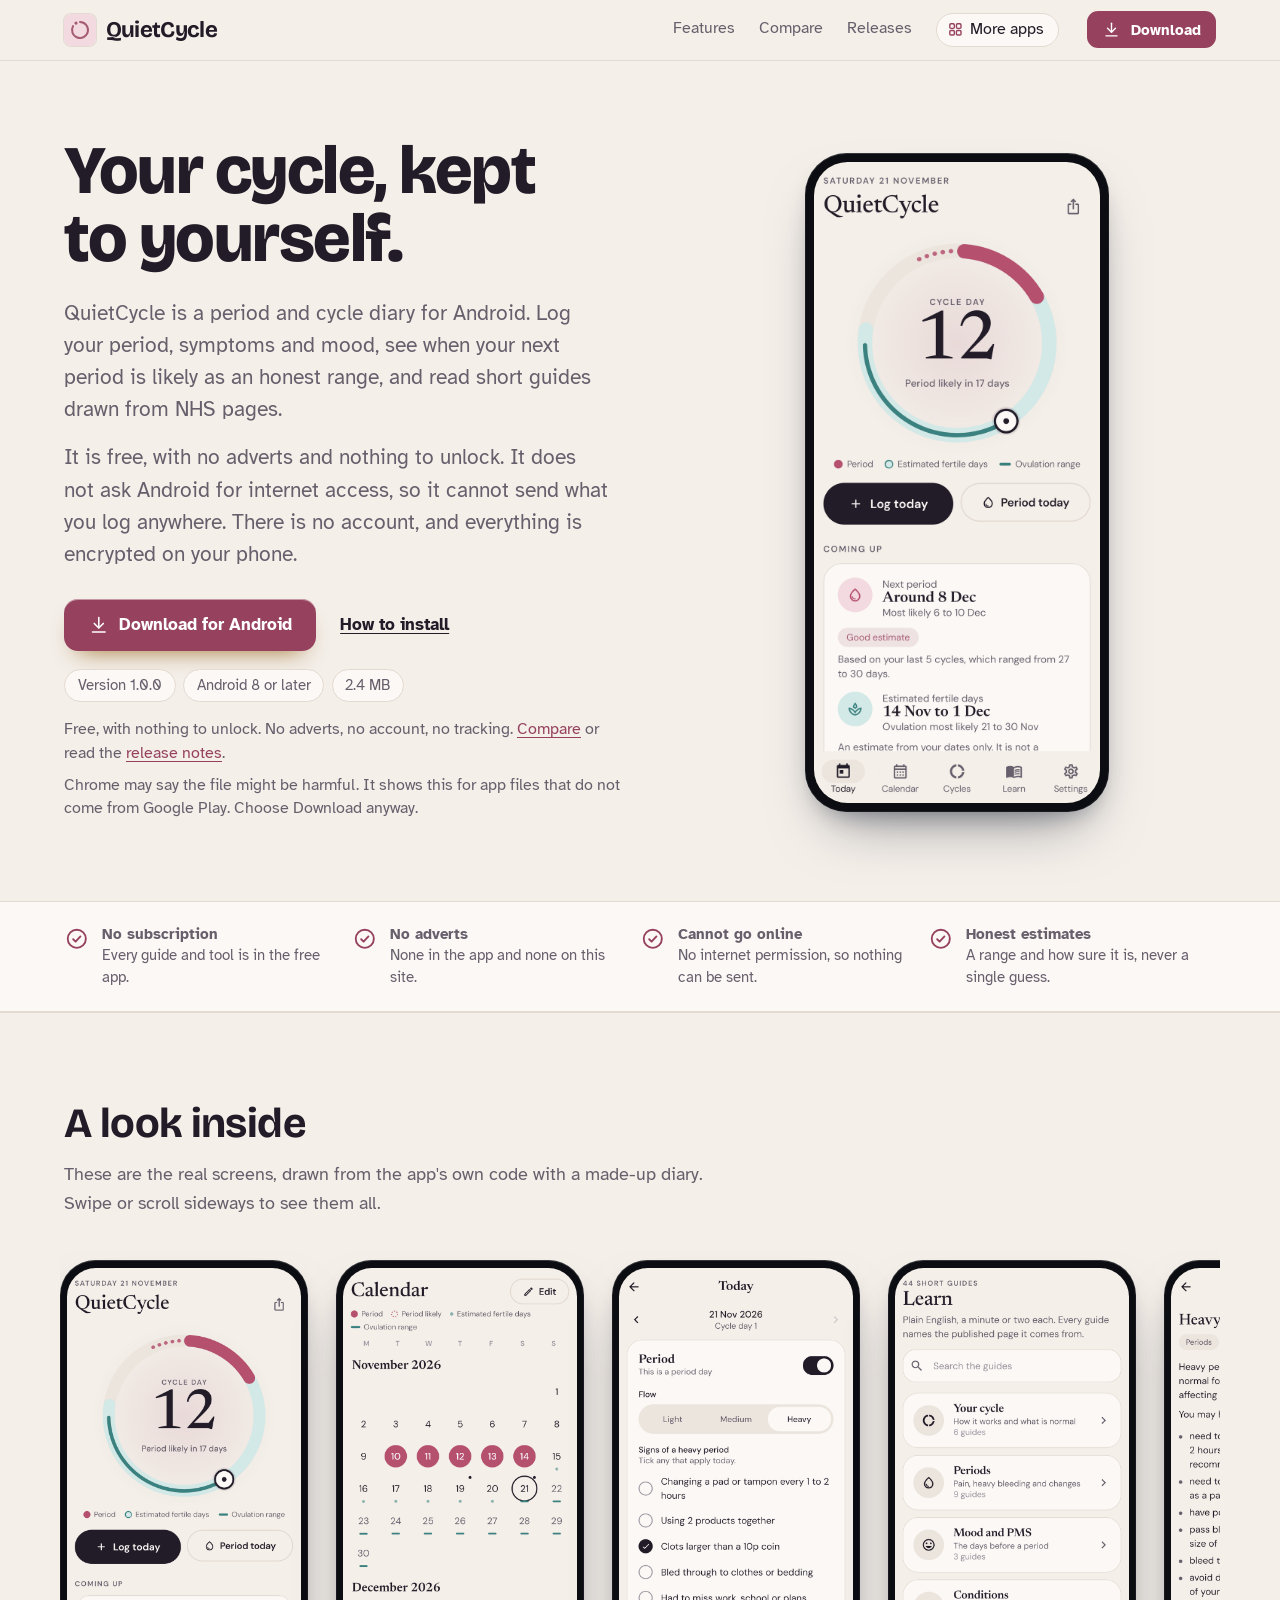
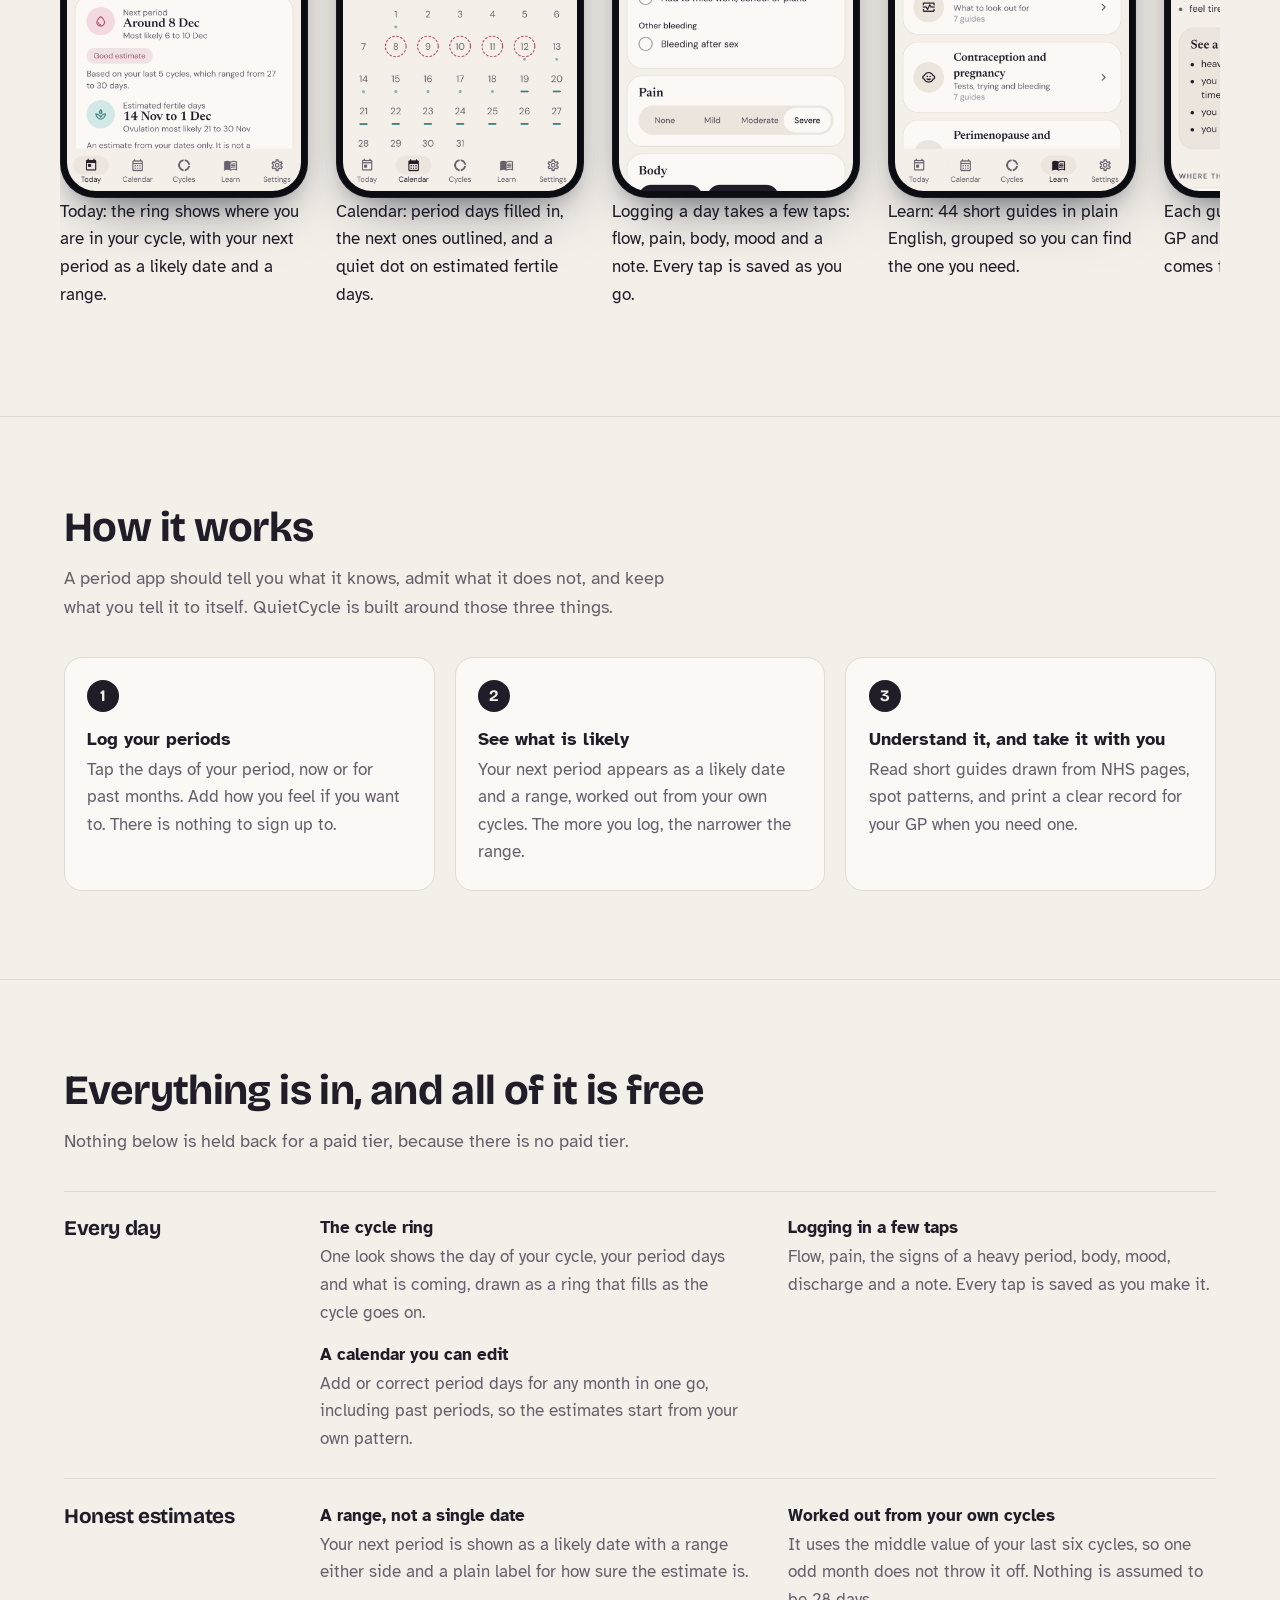
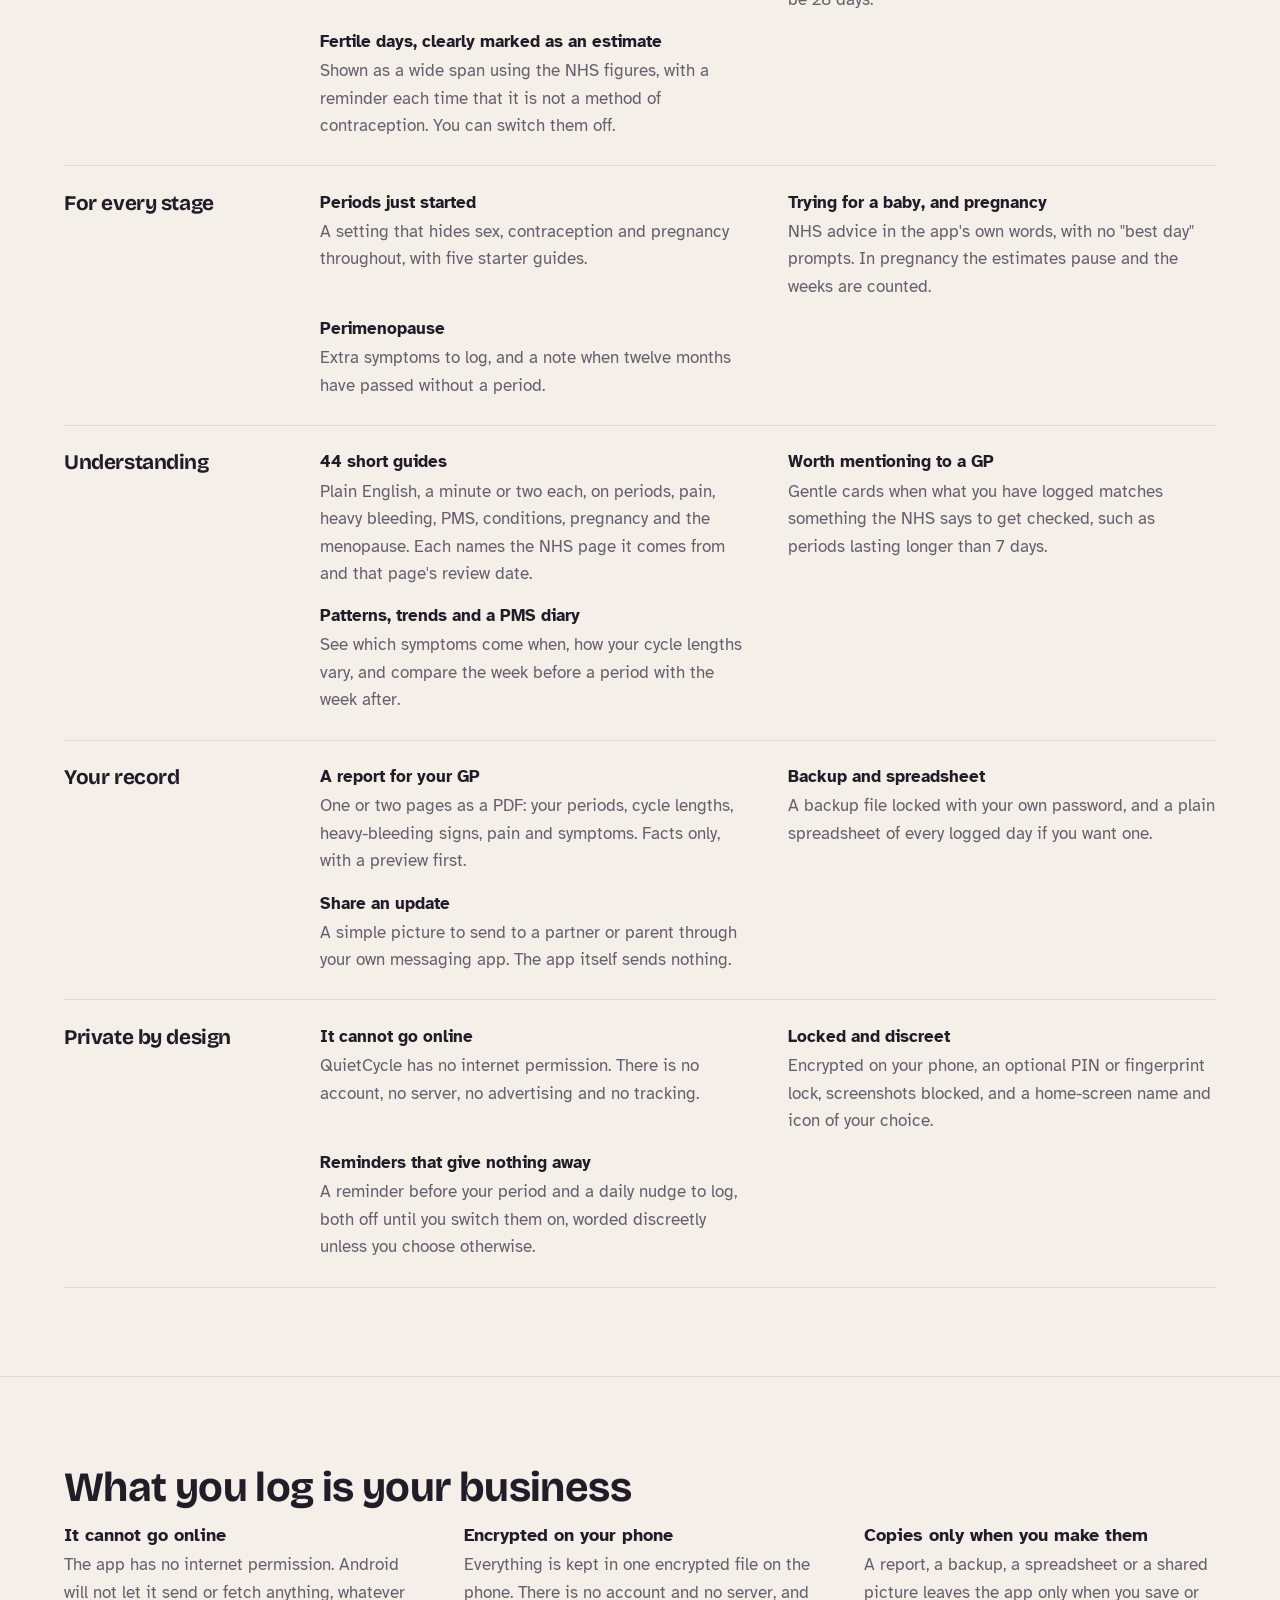
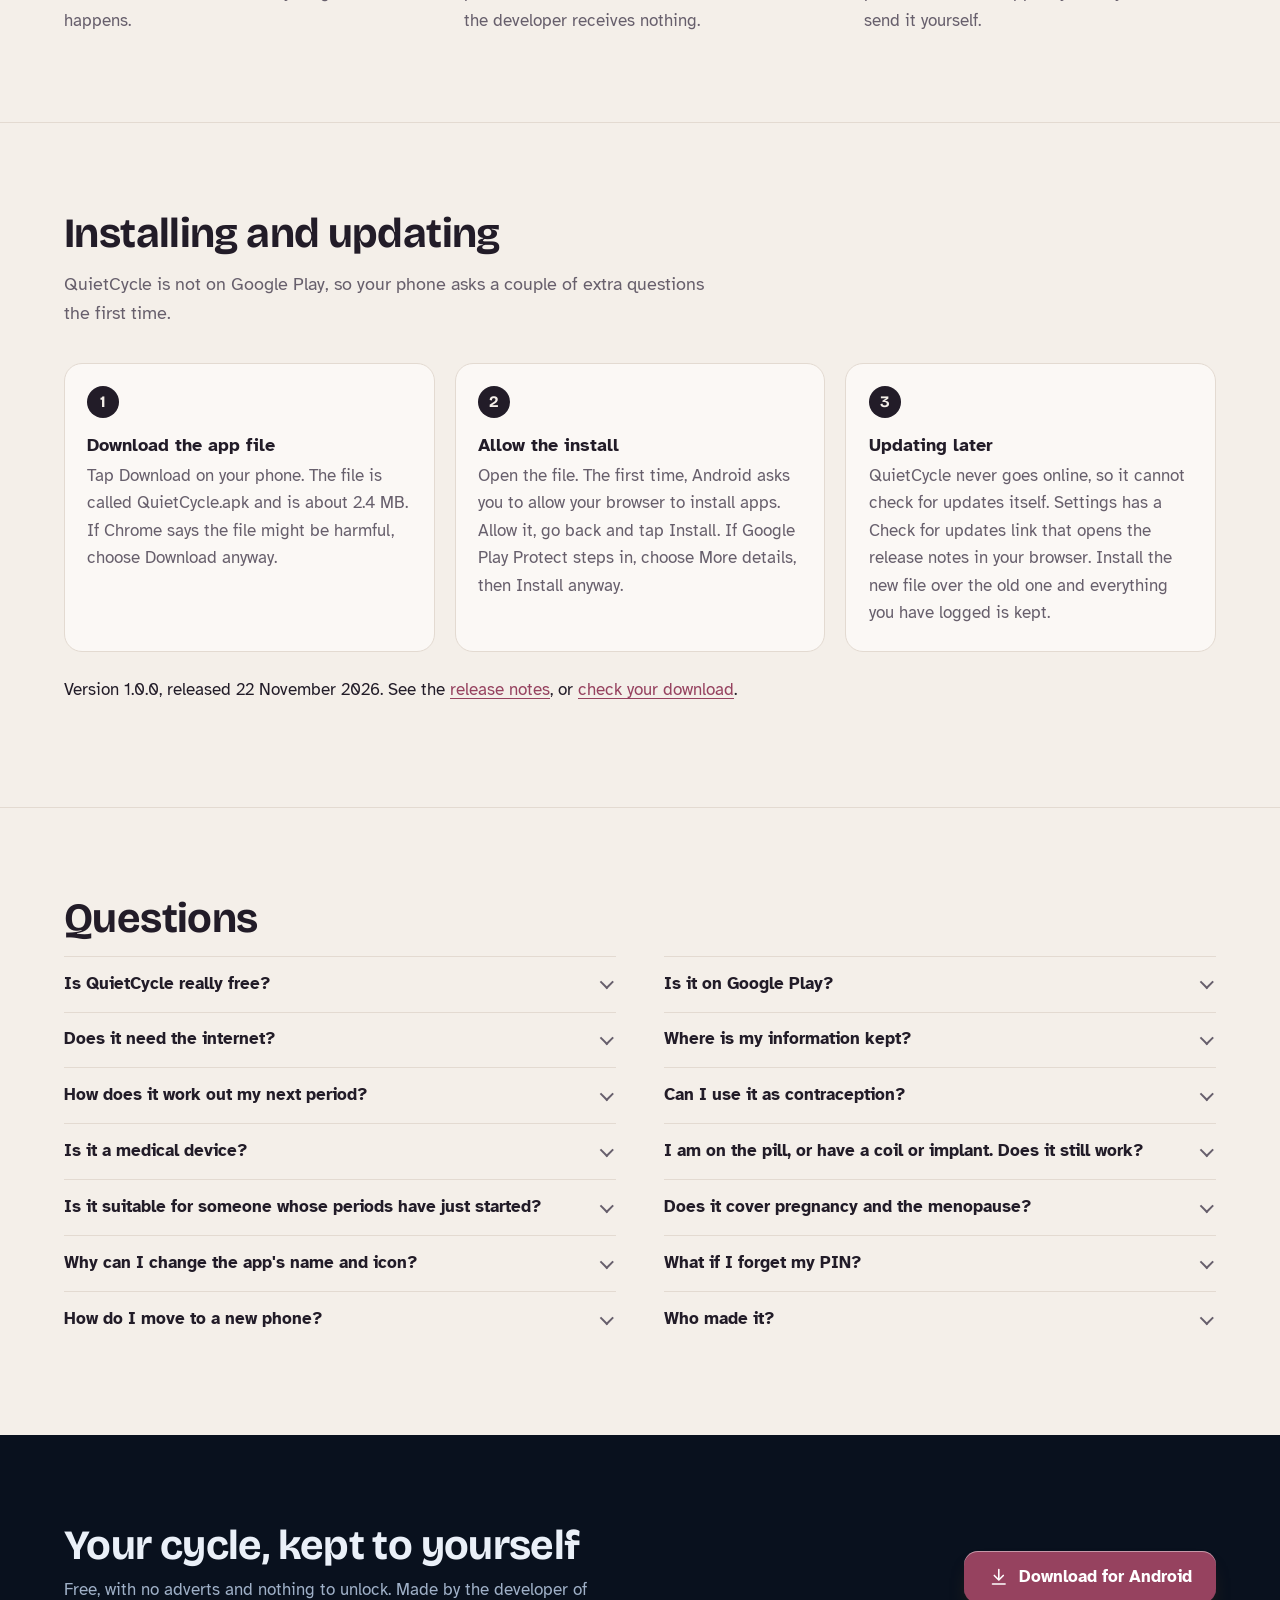
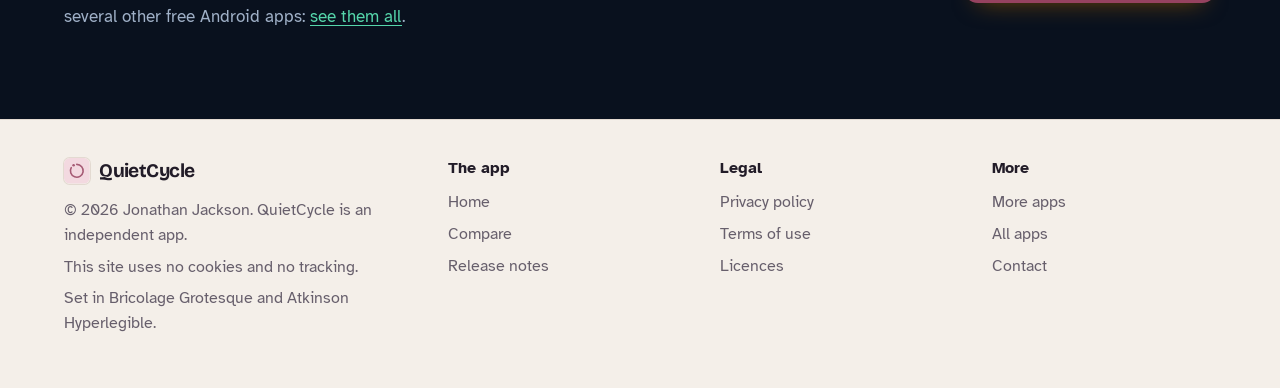
<file: index.html>
<!DOCTYPE html>
<html lang="en-GB">
<head>
<meta charset="utf-8">
<meta name="viewport" content="width=device-width, initial-scale=1">
<title>QuietCycle: a free, private period diary that cannot go online</title>
<meta name="description" content="QuietCycle is a free Android period and cycle diary that has no internet permission, so nothing you log can leave your phone. Honest date ranges instead of a single guess, 44 short guides drawn from NHS pages, a PDF for your GP, a password-locked backup and discreet reminders. No adverts, no account.">
<meta name="author" content="Jonathan Jackson">
<link rel="canonical" href="https://customgpter.github.io/quietcycle/">
<meta name="theme-color" content="#f4efe9" media="(prefers-color-scheme: light)">
<meta name="theme-color" content="#17141b" media="(prefers-color-scheme: dark)">
<meta property="og:type" content="website">
<meta property="og:site_name" content="QuietCycle">
<meta property="og:title" content="QuietCycle: a free, private period diary that cannot go online">
<meta property="og:description" content="QuietCycle is a free Android period and cycle diary that has no internet permission, so nothing you log can leave your phone. Honest date ranges instead of a single guess, 44 short guides drawn from NHS pages, a PDF for your GP, a password-locked backup and discreet reminders. No adverts, no account.">
<meta property="og:url" content="https://customgpter.github.io/quietcycle/">
<meta property="og:image" content="https://customgpter.github.io/quietcycle/assets/og.png">
<meta property="og:image:width" content="1200">
<meta property="og:image:height" content="630">
<meta property="og:image:alt" content="QuietCycle&#x27;s Today screen: the cycle ring, the day of the cycle and when the next period is likely">
<meta property="og:locale" content="en_GB">
<meta name="twitter:card" content="summary_large_image">
<link rel="icon" href="./assets/favicon.svg" type="image/svg+xml">
<link rel="apple-touch-icon" href="./assets/apple-touch-icon.png">
<link rel="preload" href="./assets/fonts/bricolage-grotesque-latin.woff2" as="font" type="font/woff2" crossorigin>
<link rel="preload" href="./assets/fonts/atkinson-hyperlegible-latin-400-normal.woff2" as="font" type="font/woff2" crossorigin>
<link rel="stylesheet" href="./assets/site.css?v=1">
<link rel="stylesheet" href="./assets/house.css?v=1">
<link rel="stylesheet" href="./assets/apps-list.css?v=1">
<script src="./assets/apps-list.js?v=1" defer></script>
<script type="application/ld+json">{"@context":"https://schema.org","@type":"SoftwareApplication","name":"QuietCycle","url":"https://customgpter.github.io/quietcycle/","description":"QuietCycle is a free Android period and cycle diary that has no internet permission, so nothing you log can leave your phone. Honest date ranges instead of a single guess, 44 short guides drawn from NHS pages, a PDF for your GP, a password-locked backup and discreet reminders. No adverts, no account.","applicationCategory":"HealthApplication","operatingSystem":"Android 8 or later","softwareVersion":"1.0.0","downloadUrl":"https://github.com/CustomGPTer/quietcycle/releases/latest/download/QuietCycle.apk","releaseNotes":"https://customgpter.github.io/quietcycle/releases.html","offers":{"@type":"Offer","price":"0","priceCurrency":"GBP"},"inLanguage":"en-GB","image":"https://customgpter.github.io/quietcycle/assets/og.png","featureList":["The cycle ring","Logging in a few taps","A calendar you can edit","A range, not a single date","Worked out from your own cycles","Fertile days, clearly marked as an estimate","Periods just started","Trying for a baby, and pregnancy","Perimenopause","44 short guides","Worth mentioning to a GP","Patterns, trends and a PMS diary","A report for your GP","Backup and spreadsheet","Share an update","It cannot go online","Locked and discreet","Reminders that give nothing away"],"author":{"@type":"Person","name":"Jonathan Jackson"}}</script>
<script type="application/ld+json">{"@context":"https://schema.org","@type":"FAQPage","mainEntity":[{"@type":"Question","name":"Is QuietCycle really free?","acceptedAnswer":{"@type":"Answer","text":"Yes. There is no paid version, no subscription, no trial and no adverts, and nothing in the app is locked. The report for your GP, the guides and the backup are all free."}},{"@type":"Question","name":"Is it on Google Play?","acceptedAnswer":{"@type":"Answer","text":"No. QuietCycle is a personal project and is downloaded from this site as an Android app file. It needs Android 8 or later, which covers almost every phone in use."}},{"@type":"Question","name":"Does it need the internet?","acceptedAnswer":{"@type":"Answer","text":"No. The app does not ask Android for internet access at all, so it cannot go online. The two links in Settings, Check for updates and More apps, open in your own browser."}},{"@type":"Question","name":"Where is my information kept?","acceptedAnswer":{"@type":"Answer","text":"Only on your phone, in the app's private storage, encrypted with a key held by Android. Nothing is uploaded, there is no account, and the developer receives nothing."}},{"@type":"Question","name":"How does it work out my next period?","acceptedAnswer":{"@type":"Answer","text":"From your own recent cycles: the middle value of up to the last six. It shows a likely date with a range either side and says how sure it is. The range is wide when there is little to go on and narrows as you log more."}},{"@type":"Question","name":"Can I use it as contraception?","acceptedAnswer":{"@type":"Answer","text":"No. The estimated fertile days come from dates alone and cannot tell when you actually ovulate. Pregnancy is possible on days outside them. QuietCycle is a diary. A GP, pharmacist or sexual health clinic can help you choose contraception."}},{"@type":"Question","name":"Is it a medical device?","acceptedAnswer":{"@type":"Answer","text":"No. It is a diary that keeps a record and shows general information. It does not diagnose, treat or prevent anything, and it is not connected with the NHS. The guides are summaries of published NHS pages, written for this app, and each one names its source."}},{"@type":"Question","name":"I am on the pill, or have a coil or implant. Does it still work?","acceptedAnswer":{"@type":"Answer","text":"Yes, as a diary. Switch on \"I use hormonal contraception\" and it will still estimate your next bleed from your dates, but it stops estimating ovulation and fertile days."}},{"@type":"Question","name":"Is it suitable for someone whose periods have just started?","acceptedAnswer":{"@type":"Answer","text":"Yes. Switching on \"My periods started recently\" hides everything about sex, contraception and pregnancy, allows for early periods being irregular, and puts five starter guides first."}},{"@type":"Question","name":"Does it cover pregnancy and the menopause?","acceptedAnswer":{"@type":"Answer","text":"There is a pregnancy setting that pauses the estimates and counts the weeks from your last period, and a perimenopause setting with its own symptoms to log. Neither replaces your midwife or GP."}},{"@type":"Question","name":"Why can I change the app's name and icon?","acceptedAnswer":{"@type":"Answer","text":"Some people would rather a period app did not announce itself on their home screen. You can show it as QuietCycle, Journal, Notes, Daily, Diary or Planner, with one of eight icons. Reminders give nothing away unless you ask them to."}},{"@type":"Question","name":"What if I forget my PIN?","acceptedAnswer":{"@type":"Answer","text":"There is no way round the PIN, not even for the developer. You can clear the app's storage in your phone's settings, which deletes everything, and then restore your latest backup."}},{"@type":"Question","name":"How do I move to a new phone?","acceptedAnswer":{"@type":"Answer","text":"In Settings, open Back up and export, choose a password and save a backup file. Install QuietCycle on the new phone, choose Restore from a backup and enter the same password."}},{"@type":"Question","name":"Who made it?","acceptedAnswer":{"@type":"Answer","text":"QuietCycle is made by Jonathan Jackson, an independent developer in the United Kingdom. It is not connected with the NHS or with the maker of any other app."}}]}</script>
</head>
<body>
<a class="skip" href="#main">Skip to content</a>
<header class="masthead">
<div class="wrap">
<a class="brand" href="./" aria-label="QuietCycle home"><svg viewBox="0 0 108 108" aria-hidden="true"><rect width="108" height="108" rx="24" fill="#F3D9E0"/><g transform="translate(54 54) scale(1.5) translate(-54 -54)"><path fill="none" stroke="#A65B74" stroke-width="4.5" stroke-linecap="round" d="M54,36 A18,18 0 1,1 38.41,45"/><circle cx="45" cy="38.41" r="3.6" fill="#A65B74"/></g></svg><span>QuietCycle</span></a>
<nav aria-label="Main"><ul><li><a href="./#features">Features</a></li><li><a href="./compare.html">Compare</a></li><li><a href="./releases.html">Releases</a></li><li><a class="more-apps" href="./more-apps.html"><svg class="ico" viewBox="0 0 24 24" aria-hidden="true"><rect x="4" y="4" width="6.5" height="6.5" rx="1.6"/><rect x="13.5" y="4" width="6.5" height="6.5" rx="1.6"/><rect x="4" y="13.5" width="6.5" height="6.5" rx="1.6"/><rect x="13.5" y="13.5" width="6.5" height="6.5" rx="1.6"/></svg>More apps</a></li></ul></nav>
<a class="button small" href="https://github.com/CustomGPTer/quietcycle/releases/latest/download/QuietCycle.apk"><svg class="ico" viewBox="0 0 24 24" aria-hidden="true"><path d="M12 4v11"/><path d="M7 10.5l5 5 5-5"/><path d="M5 20h14"/></svg>Download</a>
</div>
</header>
<main id="main">
<div class="hero">
<div class="wrap hero-grid">
<div class="hero-copy">
<h1>Your cycle, kept to yourself.</h1>
<p class="lede">QuietCycle is a period and cycle diary for Android. Log your period, symptoms and mood, see when your next period is likely as an honest range, and read short guides drawn from NHS pages.</p><p class="lede">It is free, with no adverts and nothing to unlock. It does not ask Android for internet access, so it cannot send what you log anywhere. There is no account, and everything is encrypted on your phone.</p>

<p class="get" id="download"><a class="button" href="https://github.com/CustomGPTer/quietcycle/releases/latest/download/QuietCycle.apk"><svg class="ico" viewBox="0 0 24 24" aria-hidden="true"><path d="M12 4v11"/><path d="M7 10.5l5 5 5-5"/><path d="M5 20h14"/></svg>Download for Android</a><a class="aside" href="#install">How to install</a></p>
<ul class="pills"><li>Version 1.0.0</li><li>Android 8 or later</li><li>2.4 MB</li></ul>
<p class="facts">Free, with nothing to unlock. No adverts, no account, no tracking. <a href="compare.html">Compare</a> or read the <a href="releases.html">release notes</a>.</p>
<p class="facts">Chrome may say the file might be harmful. It shows this for app files that do not come from Google Play. Choose Download anyway.</p>
</div>
<div class="hero-phone"><div class="phone"><img src="./assets/screens/today.png" alt="Today: the ring shows where you are in your cycle, with your next period as a likely date and a range." width="393" height="852" fetchpriority="high"></div></div>
</div>
</div>

<section class="promises" aria-label="In short">
<div class="wrap"><ul><li><svg class="ico" viewBox="0 0 24 24" aria-hidden="true"><circle cx="12" cy="12" r="8.5"/><path d="M8.6 12.4l2.3 2.3 4.5-4.9"/></svg><span><b>No subscription</b><span>Every guide and tool is in the free app.</span></span></li><li><svg class="ico" viewBox="0 0 24 24" aria-hidden="true"><circle cx="12" cy="12" r="8.5"/><path d="M8.6 12.4l2.3 2.3 4.5-4.9"/></svg><span><b>No adverts</b><span>None in the app and none on this site.</span></span></li><li><svg class="ico" viewBox="0 0 24 24" aria-hidden="true"><circle cx="12" cy="12" r="8.5"/><path d="M8.6 12.4l2.3 2.3 4.5-4.9"/></svg><span><b>Cannot go online</b><span>No internet permission, so nothing can be sent.</span></span></li><li><svg class="ico" viewBox="0 0 24 24" aria-hidden="true"><circle cx="12" cy="12" r="8.5"/><path d="M8.6 12.4l2.3 2.3 4.5-4.9"/></svg><span><b>Honest estimates</b><span>A range and how sure it is, never a single guess.</span></span></li></ul></div>
</section>

<section id="screens" aria-labelledby="screens-h">
<div class="wrap">
<h2 id="screens-h">A look inside</h2>
<p class="intro">These are the real screens, drawn from the app&#x27;s own code with a made-up diary. Swipe or scroll sideways to see them all.</p>
<div class="gallery" tabindex="0" role="region" aria-label="Screens from QuietCycle"><figure class="shot"><div class="phone"><img src="./assets/screens/today.png" alt="Today: the ring shows where you are in your cycle, with your next period as a likely date and a range." width="393" height="852" loading="eager" decoding="async"></div><figcaption>Today: the ring shows where you are in your cycle, with your next period as a likely date and a range.</figcaption></figure><figure class="shot"><div class="phone"><img src="./assets/screens/calendar.png" alt="Calendar: period days filled in, the next ones outlined, and a quiet dot on estimated fertile days." width="393" height="852" loading="eager" decoding="async"></div><figcaption>Calendar: period days filled in, the next ones outlined, and a quiet dot on estimated fertile days.</figcaption></figure><figure class="shot"><div class="phone"><img src="./assets/screens/log.png" alt="Logging a day takes a few taps: flow, pain, body, mood and a note. Every tap is saved as you go." width="393" height="852" loading="eager" decoding="async"></div><figcaption>Logging a day takes a few taps: flow, pain, body, mood and a note. Every tap is saved as you go.</figcaption></figure><figure class="shot"><div class="phone"><img src="./assets/screens/learn.png" alt="Learn: 44 short guides in plain English, grouped so you can find the one you need." width="393" height="852" loading="eager" decoding="async"></div><figcaption>Learn: 44 short guides in plain English, grouped so you can find the one you need.</figcaption></figure><figure class="shot"><div class="phone"><img src="./assets/screens/guide.png" alt="Each guide says when to see a GP and names the NHS page it comes from, with its review date." width="393" height="852" loading="eager" decoding="async"></div><figcaption>Each guide says when to see a GP and names the NHS page it comes from, with its review date.</figcaption></figure><figure class="shot"><div class="phone"><img src="./assets/screens/report.png" alt="A report for your GP: what you logged, on one or two pages, with a preview before you save it." width="393" height="852" loading="eager" decoding="async"></div><figcaption>A report for your GP: what you logged, on one or two pages, with a preview before you save it.</figcaption></figure><figure class="shot"><div class="phone"><img src="./assets/screens/share.png" alt="Share an update: a picture you send yourself, to someone you choose. Fertile days are never on it." width="393" height="852" loading="eager" decoding="async"></div><figcaption>Share an update: a picture you send yourself, to someone you choose. Fertile days are never on it.</figcaption></figure><figure class="shot"><div class="phone"><img src="./assets/screens/dark.png" alt="The same app in a softer, darker look." width="393" height="852" loading="eager" decoding="async"></div><figcaption>The same app in a softer, darker look.</figcaption></figure></div>
</div>
</section>

<section id="how" aria-labelledby="how-h">
<div class="wrap">
<h2 id="how-h">How it works</h2>
<p class="intro">A period app should tell you what it knows, admit what it does not, and keep what you tell it to itself. QuietCycle is built around those three things.</p>
<ol class="steps"><li><h3>Log your periods</h3><p>Tap the days of your period, now or for past months. Add how you feel if you want to. There is nothing to sign up to.</p></li><li><h3>See what is likely</h3><p>Your next period appears as a likely date and a range, worked out from your own cycles. The more you log, the narrower the range.</p></li><li><h3>Understand it, and take it with you</h3><p>Read short guides drawn from NHS pages, spot patterns, and print a clear record for your GP when you need one.</p></li></ol>
</div>
</section>

<section id="features" aria-labelledby="features-h">
<div class="wrap">
<h2 id="features-h">Everything is in, and all of it is free</h2>
<p class="intro">Nothing below is held back for a paid tier, because there is no paid tier.</p>
<div class="groups"><div class="group"><h3>Every day</h3><dl><div><dt>The cycle ring</dt><dd>One look shows the day of your cycle, your period days and what is coming, drawn as a ring that fills as the cycle goes on.</dd></div><div><dt>Logging in a few taps</dt><dd>Flow, pain, the signs of a heavy period, body, mood, discharge and a note. Every tap is saved as you make it.</dd></div><div><dt>A calendar you can edit</dt><dd>Add or correct period days for any month in one go, including past periods, so the estimates start from your own pattern.</dd></div></dl></div><div class="group"><h3>Honest estimates</h3><dl><div><dt>A range, not a single date</dt><dd>Your next period is shown as a likely date with a range either side and a plain label for how sure the estimate is.</dd></div><div><dt>Worked out from your own cycles</dt><dd>It uses the middle value of your last six cycles, so one odd month does not throw it off. Nothing is assumed to be 28 days.</dd></div><div><dt>Fertile days, clearly marked as an estimate</dt><dd>Shown as a wide span using the NHS figures, with a reminder each time that it is not a method of contraception. You can switch them off.</dd></div></dl></div><div class="group"><h3>For every stage</h3><dl><div><dt>Periods just started</dt><dd>A setting that hides sex, contraception and pregnancy throughout, with five starter guides.</dd></div><div><dt>Trying for a baby, and pregnancy</dt><dd>NHS advice in the app&#x27;s own words, with no &quot;best day&quot; prompts. In pregnancy the estimates pause and the weeks are counted.</dd></div><div><dt>Perimenopause</dt><dd>Extra symptoms to log, and a note when twelve months have passed without a period.</dd></div></dl></div><div class="group"><h3>Understanding</h3><dl><div><dt>44 short guides</dt><dd>Plain English, a minute or two each, on periods, pain, heavy bleeding, PMS, conditions, pregnancy and the menopause. Each names the NHS page it comes from and that page&#x27;s review date.</dd></div><div><dt>Worth mentioning to a GP</dt><dd>Gentle cards when what you have logged matches something the NHS says to get checked, such as periods lasting longer than 7 days.</dd></div><div><dt>Patterns, trends and a PMS diary</dt><dd>See which symptoms come when, how your cycle lengths vary, and compare the week before a period with the week after.</dd></div></dl></div><div class="group"><h3>Your record</h3><dl><div><dt>A report for your GP</dt><dd>One or two pages as a PDF: your periods, cycle lengths, heavy-bleeding signs, pain and symptoms. Facts only, with a preview first.</dd></div><div><dt>Backup and spreadsheet</dt><dd>A backup file locked with your own password, and a plain spreadsheet of every logged day if you want one.</dd></div><div><dt>Share an update</dt><dd>A simple picture to send to a partner or parent through your own messaging app. The app itself sends nothing.</dd></div></dl></div><div class="group"><h3>Private by design</h3><dl><div><dt>It cannot go online</dt><dd>QuietCycle has no internet permission. There is no account, no server, no advertising and no tracking.</dd></div><div><dt>Locked and discreet</dt><dd>Encrypted on your phone, an optional PIN or fingerprint lock, screenshots blocked, and a home-screen name and icon of your choice.</dd></div><div><dt>Reminders that give nothing away</dt><dd>A reminder before your period and a daily nudge to log, both off until you switch them on, worded discreetly unless you choose otherwise.</dd></div></dl></div></div>
</div>
</section>

<section id="privacy" aria-labelledby="privacy-h">
<div class="wrap">
<h2 id="privacy-h">What you log is your business</h2>
<ul class="plain"><li><h3>It cannot go online</h3><p>The app has no internet permission. Android will not let it send or fetch anything, whatever happens.</p></li><li><h3>Encrypted on your phone</h3><p>Everything is kept in one encrypted file on the phone. There is no account and no server, and the developer receives nothing.</p></li><li><h3>Copies only when you make them</h3><p>A report, a backup, a spreadsheet or a shared picture leaves the app only when you save or send it yourself.</p></li></ul>
</div>
</section>

<section id="install" aria-labelledby="install-h">
<div class="wrap">
<h2 id="install-h">Installing and updating</h2>
<p class="intro">QuietCycle is not on Google Play, so your phone asks a couple of extra questions the first time.</p>
<ol class="steps"><li><h3>Download the app file</h3><p>Tap Download on your phone. The file is called QuietCycle.apk and is about 2.4 MB. If Chrome says the file might be harmful, choose Download anyway.</p></li><li><h3>Allow the install</h3><p>Open the file. The first time, Android asks you to allow your browser to install apps. Allow it, go back and tap Install. If Google Play Protect steps in, choose More details, then Install anyway.</p></li><li><h3>Updating later</h3><p>QuietCycle never goes online, so it cannot check for updates itself. Settings has a Check for updates link that opens the release notes in your browser. Install the new file over the old one and everything you have logged is kept.</p></li></ol>
<p class="after-table">Version 1.0.0, released 22 November 2026. See the <a href="releases.html">release notes</a>, or <a href="releases.html#checking">check your download</a>.</p>
</div>
</section>

<section id="questions" aria-labelledby="questions-h">
<div class="wrap">
<h2 id="questions-h">Questions</h2>
<div class="faq"><details><summary>Is QuietCycle really free?</summary><p>Yes. There is no paid version, no subscription, no trial and no adverts, and nothing in the app is locked. The report for your GP, the guides and the backup are all free.</p></details><details><summary>Is it on Google Play?</summary><p>No. QuietCycle is a personal project and is downloaded from this site as an Android app file. It needs Android 8 or later, which covers almost every phone in use.</p></details><details><summary>Does it need the internet?</summary><p>No. The app does not ask Android for internet access at all, so it cannot go online. The two links in Settings, Check for updates and More apps, open in your own browser.</p></details><details><summary>Where is my information kept?</summary><p>Only on your phone, in the app&#x27;s private storage, encrypted with a key held by Android. Nothing is uploaded, there is no account, and the developer receives nothing.</p></details><details><summary>How does it work out my next period?</summary><p>From your own recent cycles: the middle value of up to the last six. It shows a likely date with a range either side and says how sure it is. The range is wide when there is little to go on and narrows as you log more.</p></details><details><summary>Can I use it as contraception?</summary><p>No. The estimated fertile days come from dates alone and cannot tell when you actually ovulate. Pregnancy is possible on days outside them. QuietCycle is a diary. A GP, pharmacist or sexual health clinic can help you choose contraception.</p></details><details><summary>Is it a medical device?</summary><p>No. It is a diary that keeps a record and shows general information. It does not diagnose, treat or prevent anything, and it is not connected with the NHS. The guides are summaries of published NHS pages, written for this app, and each one names its source.</p></details><details><summary>I am on the pill, or have a coil or implant. Does it still work?</summary><p>Yes, as a diary. Switch on &quot;I use hormonal contraception&quot; and it will still estimate your next bleed from your dates, but it stops estimating ovulation and fertile days.</p></details><details><summary>Is it suitable for someone whose periods have just started?</summary><p>Yes. Switching on &quot;My periods started recently&quot; hides everything about sex, contraception and pregnancy, allows for early periods being irregular, and puts five starter guides first.</p></details><details><summary>Does it cover pregnancy and the menopause?</summary><p>There is a pregnancy setting that pauses the estimates and counts the weeks from your last period, and a perimenopause setting with its own symptoms to log. Neither replaces your midwife or GP.</p></details><details><summary>Why can I change the app&#x27;s name and icon?</summary><p>Some people would rather a period app did not announce itself on their home screen. You can show it as QuietCycle, Journal, Notes, Daily, Diary or Planner, with one of eight icons. Reminders give nothing away unless you ask them to.</p></details><details><summary>What if I forget my PIN?</summary><p>There is no way round the PIN, not even for the developer. You can clear the app&#x27;s storage in your phone&#x27;s settings, which deletes everything, and then restore your latest backup.</p></details><details><summary>How do I move to a new phone?</summary><p>In Settings, open Back up and export, choose a password and save a backup file. Install QuietCycle on the new phone, choose Restore from a backup and enter the same password.</p></details><details><summary>Who made it?</summary><p>QuietCycle is made by Jonathan Jackson, an independent developer in the United Kingdom. It is not connected with the NHS or with the maker of any other app.</p></details></div>
</div>
</section>

<section class="closing" aria-labelledby="closing-h">
<div class="wrap">
<div><h2 id="closing-h">Your cycle, kept to yourself</h2><p>Free, with no adverts and nothing to unlock. Made by the developer of several other free Android apps: <a href="more-apps.html">see them all</a>.</p></div>
<a class="button" href="https://github.com/CustomGPTer/quietcycle/releases/latest/download/QuietCycle.apk"><svg class="ico" viewBox="0 0 24 24" aria-hidden="true"><path d="M12 4v11"/><path d="M7 10.5l5 5 5-5"/><path d="M5 20h14"/></svg>Download for Android</a>
</div>
</section>
</main>
<footer class="colophon">
<div class="wrap">
<div>
<a class="brand" href="./" aria-label="QuietCycle home"><svg viewBox="0 0 108 108" aria-hidden="true"><rect width="108" height="108" rx="24" fill="#F3D9E0"/><g transform="translate(54 54) scale(1.5) translate(-54 -54)"><path fill="none" stroke="#A65B74" stroke-width="4.5" stroke-linecap="round" d="M54,36 A18,18 0 1,1 38.41,45"/><circle cx="45" cy="38.41" r="3.6" fill="#A65B74"/></g></svg><span>QuietCycle</span></a>
<p>&copy; 2026 Jonathan Jackson. QuietCycle is an independent app.</p>
<p>This site uses no cookies and no tracking.</p>
<p>Set in Bricolage Grotesque and Atkinson Hyperlegible.</p>
</div>
<nav aria-label="The app"><h2>The app</h2><ul>
<li><a href="./">Home</a></li>
<li><a href="./compare.html">Compare</a></li>
<li><a href="./releases.html">Release notes</a></li>
</ul></nav>
<nav aria-label="Legal"><h2>Legal</h2><ul>
<li><a href="./privacy.html">Privacy policy</a></li>
<li><a href="./terms.html">Terms of use</a></li>
<li><a href="./licences.html">Licences</a></li>
</ul></nav>
<nav aria-label="More"><h2>More</h2><ul>
<li><a href="./more-apps.html">More apps</a></li>
<li><a href="https://customgpter.github.io/">All apps</a></li>
<li><a href="https://github.com/CustomGPTer/quietcycle/issues">Contact</a></li>
</ul></nav>
</div>
</footer>
</body>
</html>
</file>
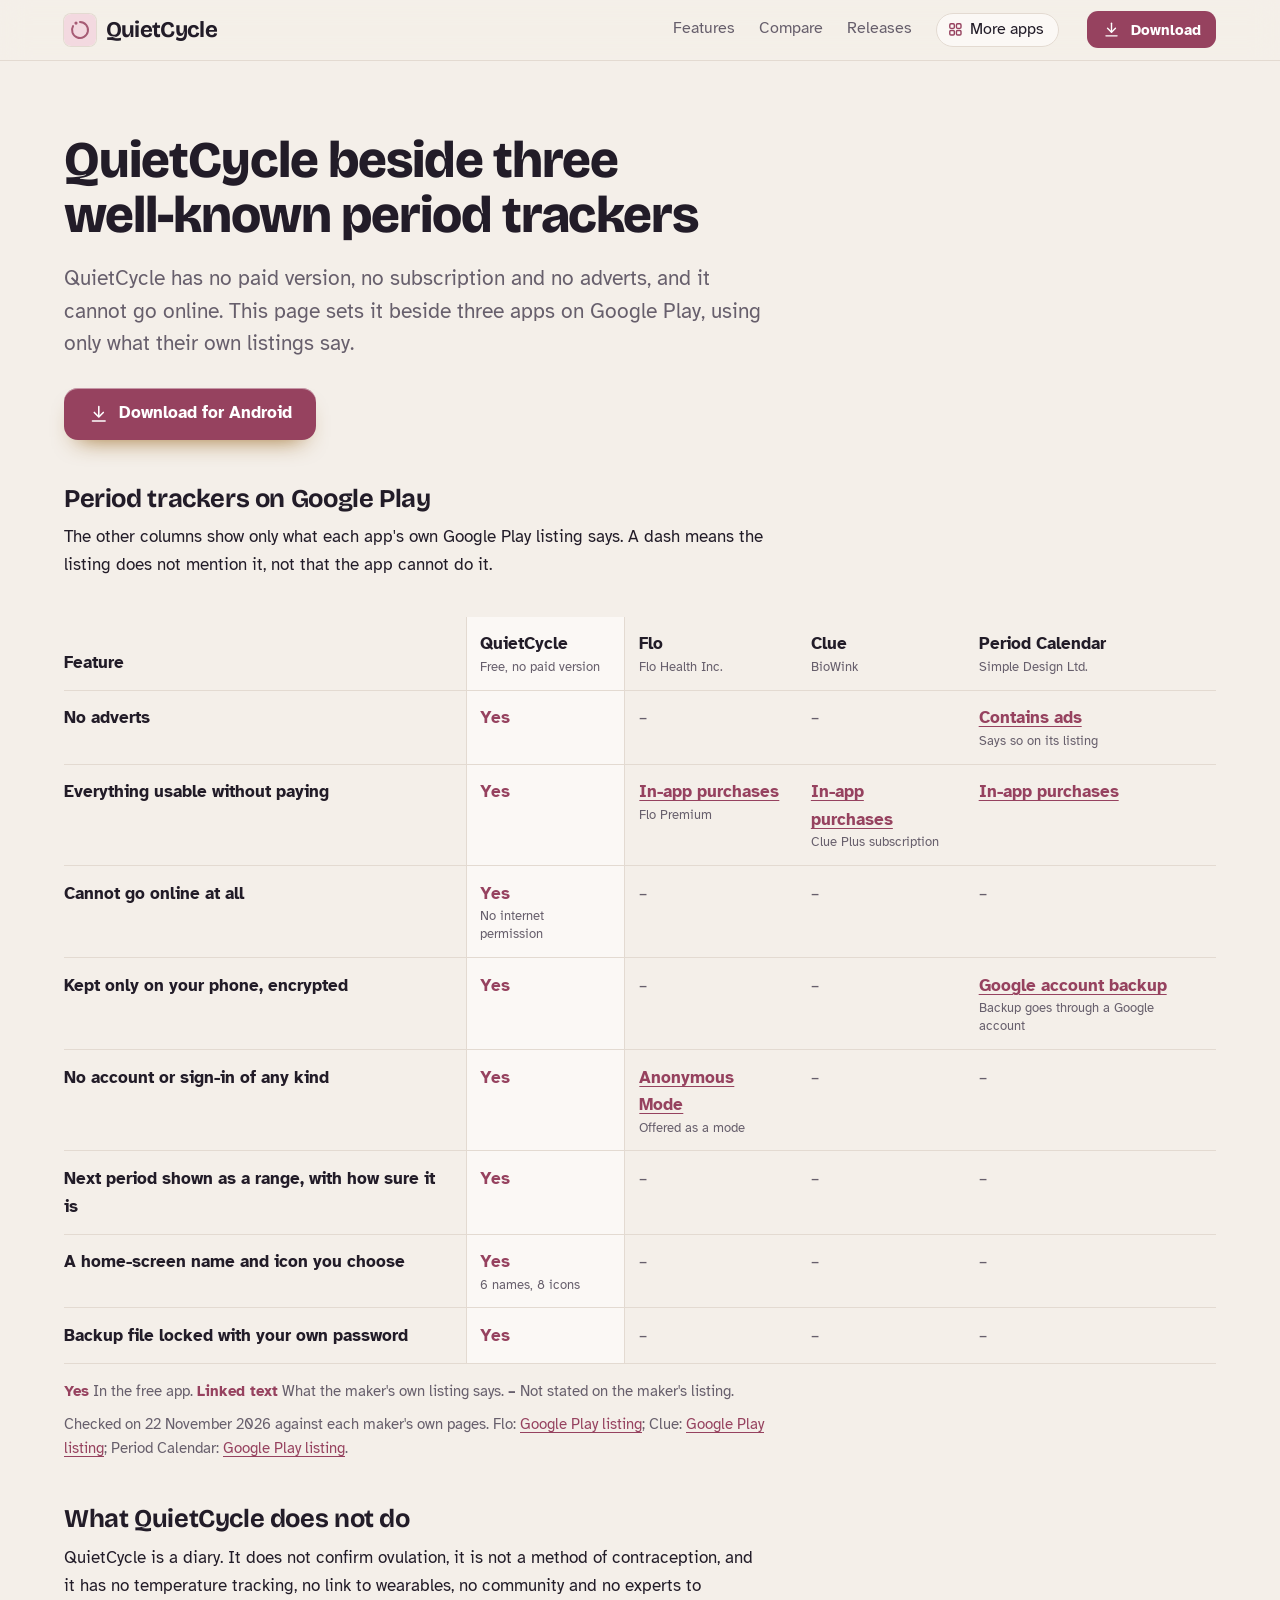
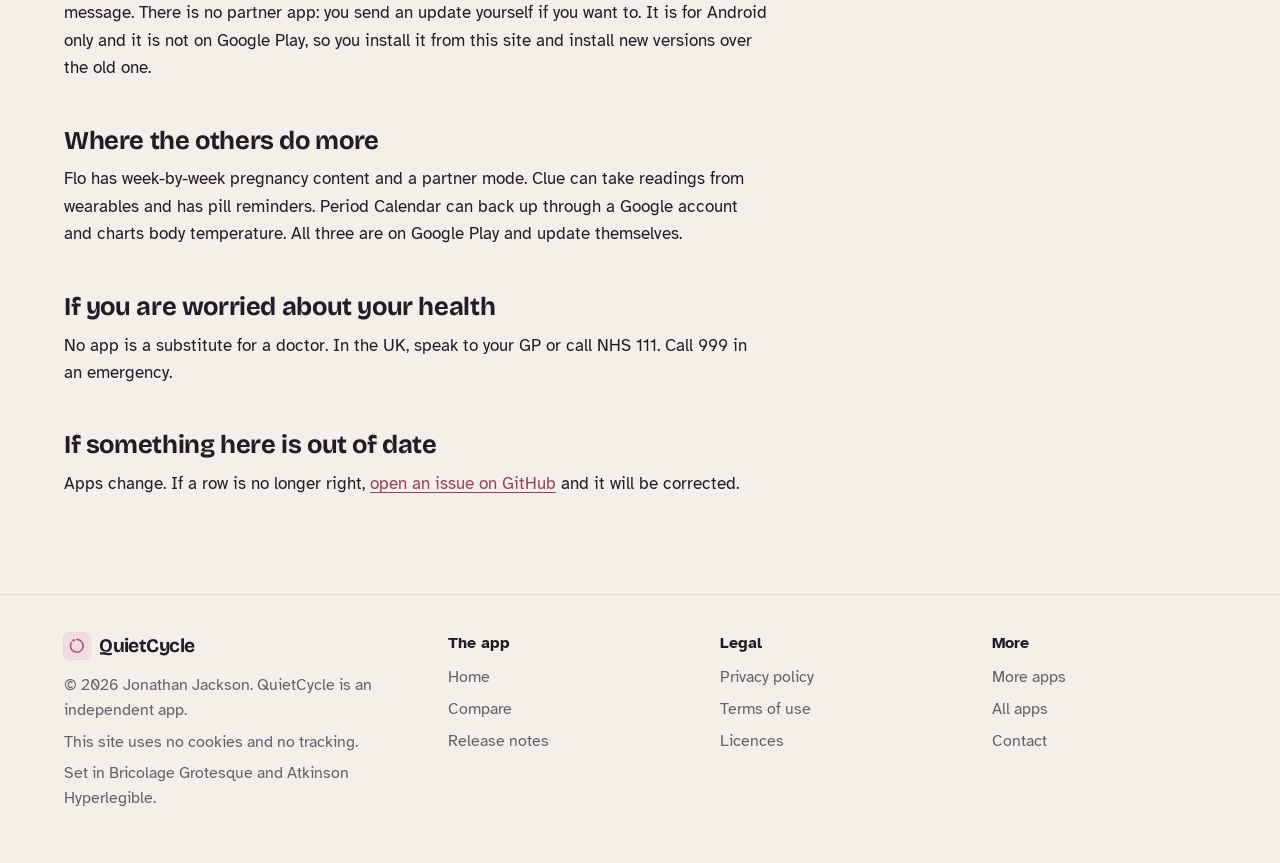
<file: compare.html>
<!DOCTYPE html>
<html lang="en-GB">
<head>
<meta charset="utf-8">
<meta name="viewport" content="width=device-width, initial-scale=1">
<title>QuietCycle compared with other period trackers</title>
<meta name="description" content="How QuietCycle compares with Flo, Clue and Period Calendar, row by row, with each claim linked to the app&#x27;s own Google Play listing.">
<meta name="author" content="Jonathan Jackson">
<link rel="canonical" href="https://customgpter.github.io/quietcycle/compare.html">
<meta name="theme-color" content="#f4efe9" media="(prefers-color-scheme: light)">
<meta name="theme-color" content="#17141b" media="(prefers-color-scheme: dark)">
<meta property="og:type" content="website">
<meta property="og:site_name" content="QuietCycle">
<meta property="og:title" content="QuietCycle compared with other period trackers">
<meta property="og:description" content="How QuietCycle compares with Flo, Clue and Period Calendar, row by row, with each claim linked to the app&#x27;s own Google Play listing.">
<meta property="og:url" content="https://customgpter.github.io/quietcycle/compare.html">
<meta property="og:image" content="https://customgpter.github.io/quietcycle/assets/og.png">
<meta property="og:image:width" content="1200">
<meta property="og:image:height" content="630">
<meta property="og:image:alt" content="QuietCycle&#x27;s Today screen: the cycle ring, the day of the cycle and when the next period is likely">
<meta property="og:locale" content="en_GB">
<meta name="twitter:card" content="summary_large_image">
<link rel="icon" href="./assets/favicon.svg" type="image/svg+xml">
<link rel="apple-touch-icon" href="./assets/apple-touch-icon.png">
<link rel="preload" href="./assets/fonts/bricolage-grotesque-latin.woff2" as="font" type="font/woff2" crossorigin>
<link rel="preload" href="./assets/fonts/atkinson-hyperlegible-latin-400-normal.woff2" as="font" type="font/woff2" crossorigin>
<link rel="stylesheet" href="./assets/site.css?v=1">
<link rel="stylesheet" href="./assets/house.css?v=1">
<link rel="stylesheet" href="./assets/apps-list.css?v=1">
<script src="./assets/apps-list.js?v=1" defer></script>
</head>
<body>
<a class="skip" href="#main">Skip to content</a>
<header class="masthead">
<div class="wrap">
<a class="brand" href="./" aria-label="QuietCycle home"><svg viewBox="0 0 108 108" aria-hidden="true"><rect width="108" height="108" rx="24" fill="#F3D9E0"/><g transform="translate(54 54) scale(1.5) translate(-54 -54)"><path fill="none" stroke="#A65B74" stroke-width="4.5" stroke-linecap="round" d="M54,36 A18,18 0 1,1 38.41,45"/><circle cx="45" cy="38.41" r="3.6" fill="#A65B74"/></g></svg><span>QuietCycle</span></a>
<nav aria-label="Main"><ul><li><a href="./#features">Features</a></li><li><a href="./compare.html">Compare</a></li><li><a href="./releases.html">Releases</a></li><li><a class="more-apps" href="./more-apps.html"><svg class="ico" viewBox="0 0 24 24" aria-hidden="true"><rect x="4" y="4" width="6.5" height="6.5" rx="1.6"/><rect x="13.5" y="4" width="6.5" height="6.5" rx="1.6"/><rect x="4" y="13.5" width="6.5" height="6.5" rx="1.6"/><rect x="13.5" y="13.5" width="6.5" height="6.5" rx="1.6"/></svg>More apps</a></li></ul></nav>
<a class="button small" href="https://github.com/CustomGPTer/quietcycle/releases/latest/download/QuietCycle.apk"><svg class="ico" viewBox="0 0 24 24" aria-hidden="true"><path d="M12 4v11"/><path d="M7 10.5l5 5 5-5"/><path d="M5 20h14"/></svg>Download</a>
</div>
</header>
<main id="main" class="doc">
<div class="wrap">
<div class="measure">
<h1>QuietCycle beside three well-known period trackers</h1>
<p class="lede">QuietCycle has no paid version, no subscription and no adverts, and it cannot go online. This page sets it beside three apps on Google Play, using only what their own listings say.</p>
<p class="get"><a class="button" href="https://github.com/CustomGPTer/quietcycle/releases/latest/download/QuietCycle.apk"><svg class="ico" viewBox="0 0 24 24" aria-hidden="true"><path d="M12 4v11"/><path d="M7 10.5l5 5 5-5"/><path d="M5 20h14"/></svg>Download for Android</a></p>
<h2 id="table">Period trackers on Google Play</h2>
<p>The other columns show only what each app's own Google Play listing says. A dash means the listing does not mention it, not that the app cannot do it.</p>
</div>
<div class="scroll">
<table class="cmp">
<thead><tr><th scope="col">Feature</th><th scope="col" class="ours">QuietCycle<small>Free, no paid version</small></th><th scope="col">Flo<small>Flo Health Inc.</small></th><th scope="col">Clue<small>BioWink</small></th><th scope="col">Period Calendar<small>Simple Design Ltd.</small></th></tr></thead>
<tbody>
<tr><th scope="row">No adverts</th><td class="yes ours"><span class="app">QuietCycle</span><span class="v">Yes</span></td><td class="na"><span class="app">Flo</span><span class="v">&ndash;</span></td><td class="na"><span class="app">Clue</span><span class="v">&ndash;</span></td><td class="pay"><span class="app">Period Calendar</span><span class="v"><a href="https://play.google.com/store/apps/details?id=com.popularapp.periodcalendar&hl=en_GB">Contains ads</a><small>Says so on its listing</small></span></td></tr>
<tr><th scope="row">Everything usable without paying</th><td class="yes ours"><span class="app">QuietCycle</span><span class="v">Yes</span></td><td class="pay"><span class="app">Flo</span><span class="v"><a href="https://play.google.com/store/apps/details?id=org.iggymedia.periodtracker&hl=en_GB">In-app purchases</a><small>Flo Premium</small></span></td><td class="pay"><span class="app">Clue</span><span class="v"><a href="https://play.google.com/store/apps/details?id=com.clue.android&hl=en_GB">In-app purchases</a><small>Clue Plus subscription</small></span></td><td class="pay"><span class="app">Period Calendar</span><span class="v"><a href="https://play.google.com/store/apps/details?id=com.popularapp.periodcalendar&hl=en_GB">In-app purchases</a></span></td></tr>
<tr><th scope="row">Cannot go online at all</th><td class="yes ours"><span class="app">QuietCycle</span><span class="v">Yes<small>No internet permission</small></span></td><td class="na"><span class="app">Flo</span><span class="v">&ndash;</span></td><td class="na"><span class="app">Clue</span><span class="v">&ndash;</span></td><td class="na"><span class="app">Period Calendar</span><span class="v">&ndash;</span></td></tr>
<tr><th scope="row">Kept only on your phone, encrypted</th><td class="yes ours"><span class="app">QuietCycle</span><span class="v">Yes</span></td><td class="na"><span class="app">Flo</span><span class="v">&ndash;</span></td><td class="na"><span class="app">Clue</span><span class="v">&ndash;</span></td><td class="pay"><span class="app">Period Calendar</span><span class="v"><a href="https://play.google.com/store/apps/details?id=com.popularapp.periodcalendar&hl=en_GB">Google account backup</a><small>Backup goes through a Google account</small></span></td></tr>
<tr><th scope="row">No account or sign-in of any kind</th><td class="yes ours"><span class="app">QuietCycle</span><span class="v">Yes</span></td><td class="pay"><span class="app">Flo</span><span class="v"><a href="https://play.google.com/store/apps/details?id=org.iggymedia.periodtracker&hl=en_GB">Anonymous Mode</a><small>Offered as a mode</small></span></td><td class="na"><span class="app">Clue</span><span class="v">&ndash;</span></td><td class="na"><span class="app">Period Calendar</span><span class="v">&ndash;</span></td></tr>
<tr><th scope="row">Next period shown as a range, with how sure it is</th><td class="yes ours"><span class="app">QuietCycle</span><span class="v">Yes</span></td><td class="na"><span class="app">Flo</span><span class="v">&ndash;</span></td><td class="na"><span class="app">Clue</span><span class="v">&ndash;</span></td><td class="na"><span class="app">Period Calendar</span><span class="v">&ndash;</span></td></tr>
<tr><th scope="row">A home-screen name and icon you choose</th><td class="yes ours"><span class="app">QuietCycle</span><span class="v">Yes<small>6 names, 8 icons</small></span></td><td class="na"><span class="app">Flo</span><span class="v">&ndash;</span></td><td class="na"><span class="app">Clue</span><span class="v">&ndash;</span></td><td class="na"><span class="app">Period Calendar</span><span class="v">&ndash;</span></td></tr>
<tr><th scope="row">Backup file locked with your own password</th><td class="yes ours"><span class="app">QuietCycle</span><span class="v">Yes</span></td><td class="na"><span class="app">Flo</span><span class="v">&ndash;</span></td><td class="na"><span class="app">Clue</span><span class="v">&ndash;</span></td><td class="na"><span class="app">Period Calendar</span><span class="v">&ndash;</span></td></tr>
</tbody>
</table>
</div>
<div class="measure">
<p class="key"><strong class="yes">Yes</strong> In the free app. <strong class="pay">Linked text</strong> What the maker's own listing says. <strong>&ndash;</strong> Not stated on the maker's listing.</p>
<p class="key">Checked on 22 November 2026 against each maker's own pages. Flo: <a href="https://play.google.com/store/apps/details?id=org.iggymedia.periodtracker&hl=en_GB">Google Play listing</a>; Clue: <a href="https://play.google.com/store/apps/details?id=com.clue.android&hl=en_GB">Google Play listing</a>; Period Calendar: <a href="https://play.google.com/store/apps/details?id=com.popularapp.periodcalendar&hl=en_GB">Google Play listing</a>.</p>
<h2>What QuietCycle does not do</h2><p>QuietCycle is a diary. It does not confirm ovulation, it is not a method of contraception, and it has no temperature tracking, no link to wearables, no community and no experts to message. There is no partner app: you send an update yourself if you want to. It is for Android only and it is not on Google Play, so you install it from this site and install new versions over the old one.</p><h2>Where the others do more</h2><p>Flo has week-by-week pregnancy content and a partner mode. Clue can take readings from wearables and has pill reminders. Period Calendar can back up through a Google account and charts body temperature. All three are on Google Play and update themselves.</p><h2>If you are worried about your health</h2><p>No app is a substitute for a doctor. In the UK, speak to your GP or call NHS 111. Call 999 in an emergency.</p>
<h2 id="wrong">If something here is out of date</h2>
<p>Apps change. If a row is no longer right, <a href="https://github.com/CustomGPTer/quietcycle/issues">open an issue on GitHub</a> and it will be corrected.</p>
</div>
</div>
</main>
<footer class="colophon">
<div class="wrap">
<div>
<a class="brand" href="./" aria-label="QuietCycle home"><svg viewBox="0 0 108 108" aria-hidden="true"><rect width="108" height="108" rx="24" fill="#F3D9E0"/><g transform="translate(54 54) scale(1.5) translate(-54 -54)"><path fill="none" stroke="#A65B74" stroke-width="4.5" stroke-linecap="round" d="M54,36 A18,18 0 1,1 38.41,45"/><circle cx="45" cy="38.41" r="3.6" fill="#A65B74"/></g></svg><span>QuietCycle</span></a>
<p>&copy; 2026 Jonathan Jackson. QuietCycle is an independent app.</p>
<p>This site uses no cookies and no tracking.</p>
<p>Set in Bricolage Grotesque and Atkinson Hyperlegible.</p>
</div>
<nav aria-label="The app"><h2>The app</h2><ul>
<li><a href="./">Home</a></li>
<li><a href="./compare.html">Compare</a></li>
<li><a href="./releases.html">Release notes</a></li>
</ul></nav>
<nav aria-label="Legal"><h2>Legal</h2><ul>
<li><a href="./privacy.html">Privacy policy</a></li>
<li><a href="./terms.html">Terms of use</a></li>
<li><a href="./licences.html">Licences</a></li>
</ul></nav>
<nav aria-label="More"><h2>More</h2><ul>
<li><a href="./more-apps.html">More apps</a></li>
<li><a href="https://customgpter.github.io/">All apps</a></li>
<li><a href="https://github.com/CustomGPTer/quietcycle/issues">Contact</a></li>
</ul></nav>
</div>
</footer>
</body>
</html>
</file>
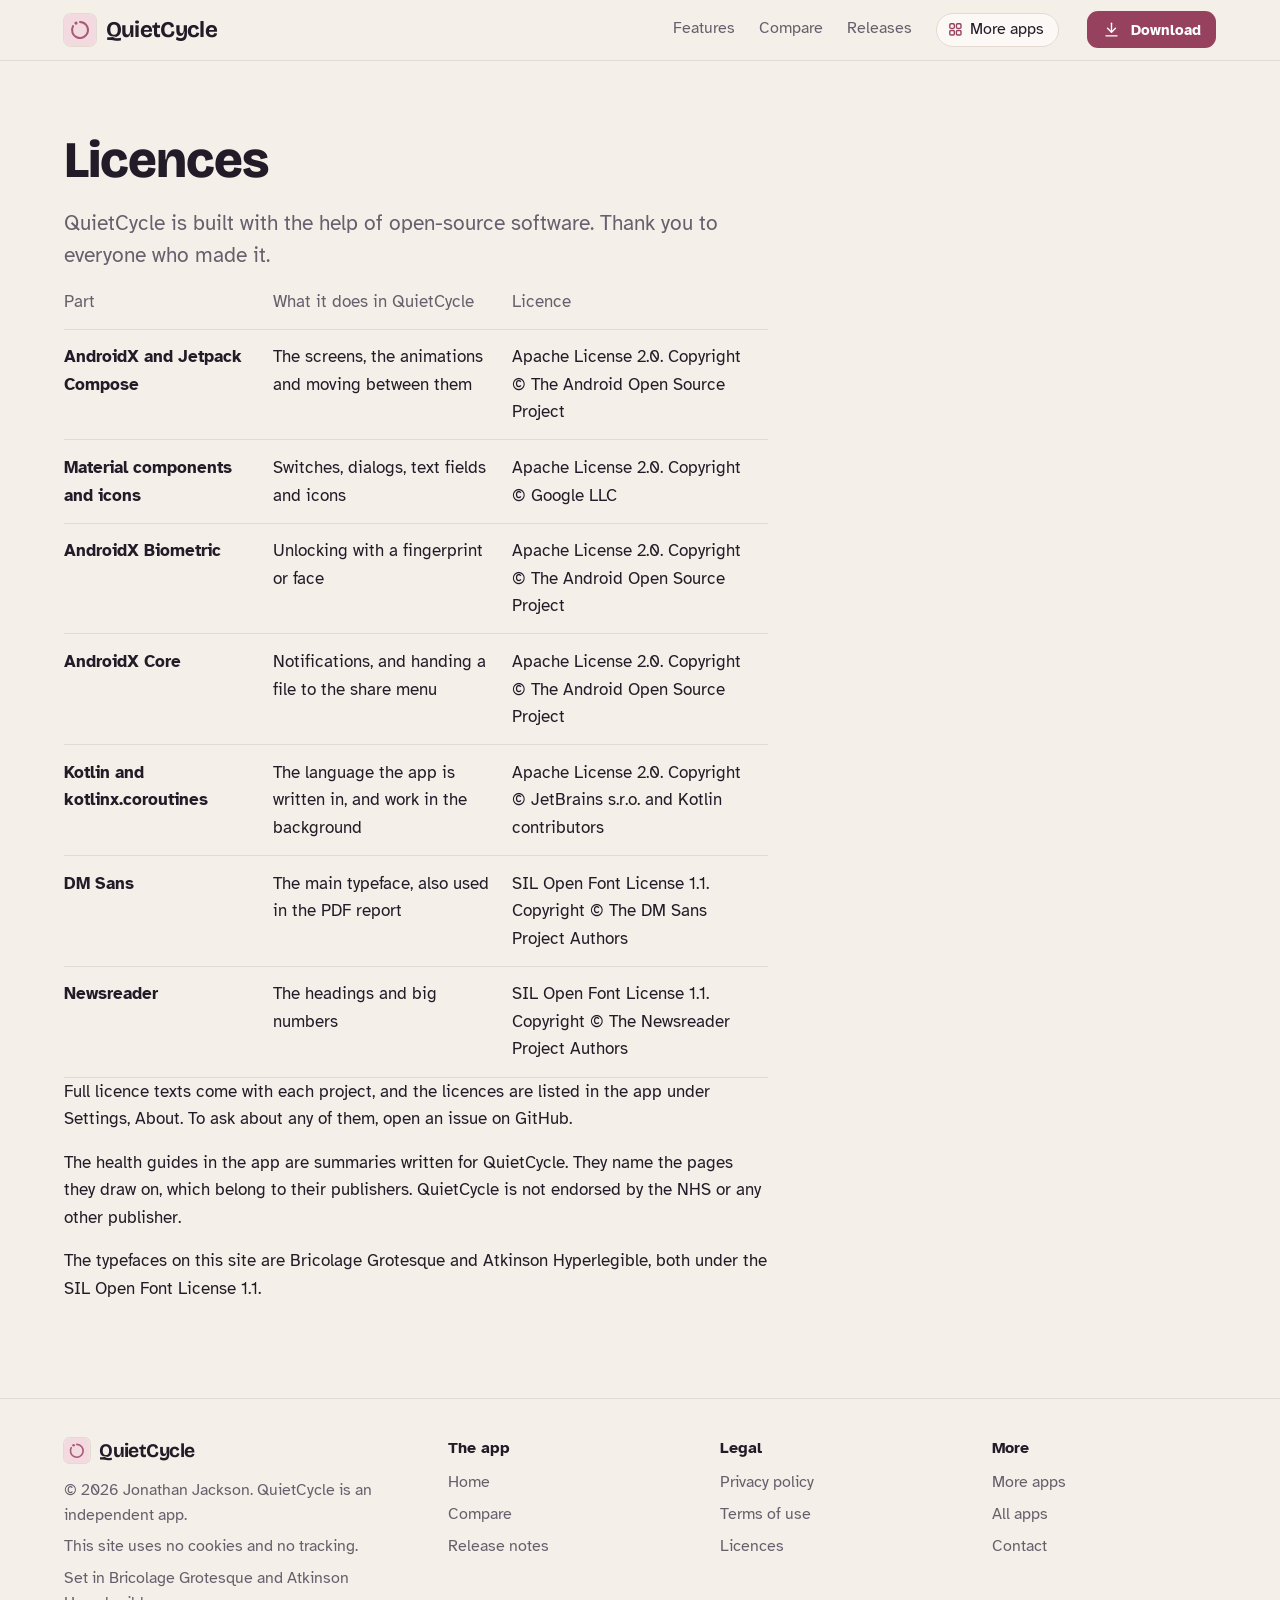
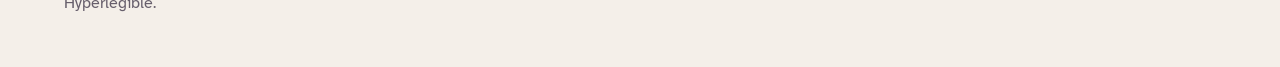
<file: licences.html>
<!DOCTYPE html>
<html lang="en-GB">
<head>
<meta charset="utf-8">
<meta name="viewport" content="width=device-width, initial-scale=1">
<title>QuietCycle licences</title>
<meta name="description" content="The open-source software and typefaces used in QuietCycle, with their licences.">
<meta name="author" content="Jonathan Jackson">
<link rel="canonical" href="https://customgpter.github.io/quietcycle/licences.html">
<meta name="theme-color" content="#f4efe9" media="(prefers-color-scheme: light)">
<meta name="theme-color" content="#17141b" media="(prefers-color-scheme: dark)">
<meta property="og:type" content="website">
<meta property="og:site_name" content="QuietCycle">
<meta property="og:title" content="QuietCycle licences">
<meta property="og:description" content="The open-source software and typefaces used in QuietCycle, with their licences.">
<meta property="og:url" content="https://customgpter.github.io/quietcycle/licences.html">
<meta property="og:image" content="https://customgpter.github.io/quietcycle/assets/og.png">
<meta property="og:image:width" content="1200">
<meta property="og:image:height" content="630">
<meta property="og:image:alt" content="QuietCycle&#x27;s Today screen: the cycle ring, the day of the cycle and when the next period is likely">
<meta property="og:locale" content="en_GB">
<meta name="twitter:card" content="summary_large_image">
<link rel="icon" href="./assets/favicon.svg" type="image/svg+xml">
<link rel="apple-touch-icon" href="./assets/apple-touch-icon.png">
<link rel="preload" href="./assets/fonts/bricolage-grotesque-latin.woff2" as="font" type="font/woff2" crossorigin>
<link rel="preload" href="./assets/fonts/atkinson-hyperlegible-latin-400-normal.woff2" as="font" type="font/woff2" crossorigin>
<link rel="stylesheet" href="./assets/site.css?v=1">
<link rel="stylesheet" href="./assets/house.css?v=1">
<link rel="stylesheet" href="./assets/apps-list.css?v=1">
<script src="./assets/apps-list.js?v=1" defer></script>
</head>
<body>
<a class="skip" href="#main">Skip to content</a>
<header class="masthead">
<div class="wrap">
<a class="brand" href="./" aria-label="QuietCycle home"><svg viewBox="0 0 108 108" aria-hidden="true"><rect width="108" height="108" rx="24" fill="#F3D9E0"/><g transform="translate(54 54) scale(1.5) translate(-54 -54)"><path fill="none" stroke="#A65B74" stroke-width="4.5" stroke-linecap="round" d="M54,36 A18,18 0 1,1 38.41,45"/><circle cx="45" cy="38.41" r="3.6" fill="#A65B74"/></g></svg><span>QuietCycle</span></a>
<nav aria-label="Main"><ul><li><a href="./#features">Features</a></li><li><a href="./compare.html">Compare</a></li><li><a href="./releases.html">Releases</a></li><li><a class="more-apps" href="./more-apps.html"><svg class="ico" viewBox="0 0 24 24" aria-hidden="true"><rect x="4" y="4" width="6.5" height="6.5" rx="1.6"/><rect x="13.5" y="4" width="6.5" height="6.5" rx="1.6"/><rect x="4" y="13.5" width="6.5" height="6.5" rx="1.6"/><rect x="13.5" y="13.5" width="6.5" height="6.5" rx="1.6"/></svg>More apps</a></li></ul></nav>
<a class="button small" href="https://github.com/CustomGPTer/quietcycle/releases/latest/download/QuietCycle.apk"><svg class="ico" viewBox="0 0 24 24" aria-hidden="true"><path d="M12 4v11"/><path d="M7 10.5l5 5 5-5"/><path d="M5 20h14"/></svg>Download</a>
</div>
</header>
<main id="main" class="doc">
<div class="wrap">
<div class="measure">
<h1>Licences</h1>
<p class="lede">QuietCycle is built with the help of open-source software. Thank you to everyone who made it.</p>
<div class="scroll"><table><thead><tr><th scope="col">Part</th><th scope="col">What it does in QuietCycle</th><th scope="col">Licence</th></tr></thead><tbody><tr><th scope="row">AndroidX and Jetpack Compose</th><td>The screens, the animations and moving between them</td><td>Apache License 2.0. Copyright &copy; The Android Open Source Project</td></tr><tr><th scope="row">Material components and icons</th><td>Switches, dialogs, text fields and icons</td><td>Apache License 2.0. Copyright &copy; Google LLC</td></tr><tr><th scope="row">AndroidX Biometric</th><td>Unlocking with a fingerprint or face</td><td>Apache License 2.0. Copyright &copy; The Android Open Source Project</td></tr><tr><th scope="row">AndroidX Core</th><td>Notifications, and handing a file to the share menu</td><td>Apache License 2.0. Copyright &copy; The Android Open Source Project</td></tr><tr><th scope="row">Kotlin and kotlinx.coroutines</th><td>The language the app is written in, and work in the background</td><td>Apache License 2.0. Copyright &copy; JetBrains s.r.o. and Kotlin contributors</td></tr><tr><th scope="row">DM Sans</th><td>The main typeface, also used in the PDF report</td><td>SIL Open Font License 1.1. Copyright &copy; The DM Sans Project Authors</td></tr><tr><th scope="row">Newsreader</th><td>The headings and big numbers</td><td>SIL Open Font License 1.1. Copyright &copy; The Newsreader Project Authors</td></tr></tbody></table></div>
<p>Full licence texts come with each project, and the licences are listed in the app under Settings, About. To ask about any of them, open an issue on GitHub.</p>
<p>The health guides in the app are summaries written for QuietCycle. They name the pages they draw on, which belong to their publishers. QuietCycle is not endorsed by the NHS or any other publisher.</p>
<p>The typefaces on this site are Bricolage Grotesque and Atkinson Hyperlegible, both under the SIL Open Font License 1.1.</p>
</div>
</div>
</main>
<footer class="colophon">
<div class="wrap">
<div>
<a class="brand" href="./" aria-label="QuietCycle home"><svg viewBox="0 0 108 108" aria-hidden="true"><rect width="108" height="108" rx="24" fill="#F3D9E0"/><g transform="translate(54 54) scale(1.5) translate(-54 -54)"><path fill="none" stroke="#A65B74" stroke-width="4.5" stroke-linecap="round" d="M54,36 A18,18 0 1,1 38.41,45"/><circle cx="45" cy="38.41" r="3.6" fill="#A65B74"/></g></svg><span>QuietCycle</span></a>
<p>&copy; 2026 Jonathan Jackson. QuietCycle is an independent app.</p>
<p>This site uses no cookies and no tracking.</p>
<p>Set in Bricolage Grotesque and Atkinson Hyperlegible.</p>
</div>
<nav aria-label="The app"><h2>The app</h2><ul>
<li><a href="./">Home</a></li>
<li><a href="./compare.html">Compare</a></li>
<li><a href="./releases.html">Release notes</a></li>
</ul></nav>
<nav aria-label="Legal"><h2>Legal</h2><ul>
<li><a href="./privacy.html">Privacy policy</a></li>
<li><a href="./terms.html">Terms of use</a></li>
<li><a href="./licences.html">Licences</a></li>
</ul></nav>
<nav aria-label="More"><h2>More</h2><ul>
<li><a href="./more-apps.html">More apps</a></li>
<li><a href="https://customgpter.github.io/">All apps</a></li>
<li><a href="https://github.com/CustomGPTer/quietcycle/issues">Contact</a></li>
</ul></nav>
</div>
</footer>
</body>
</html>
</file>
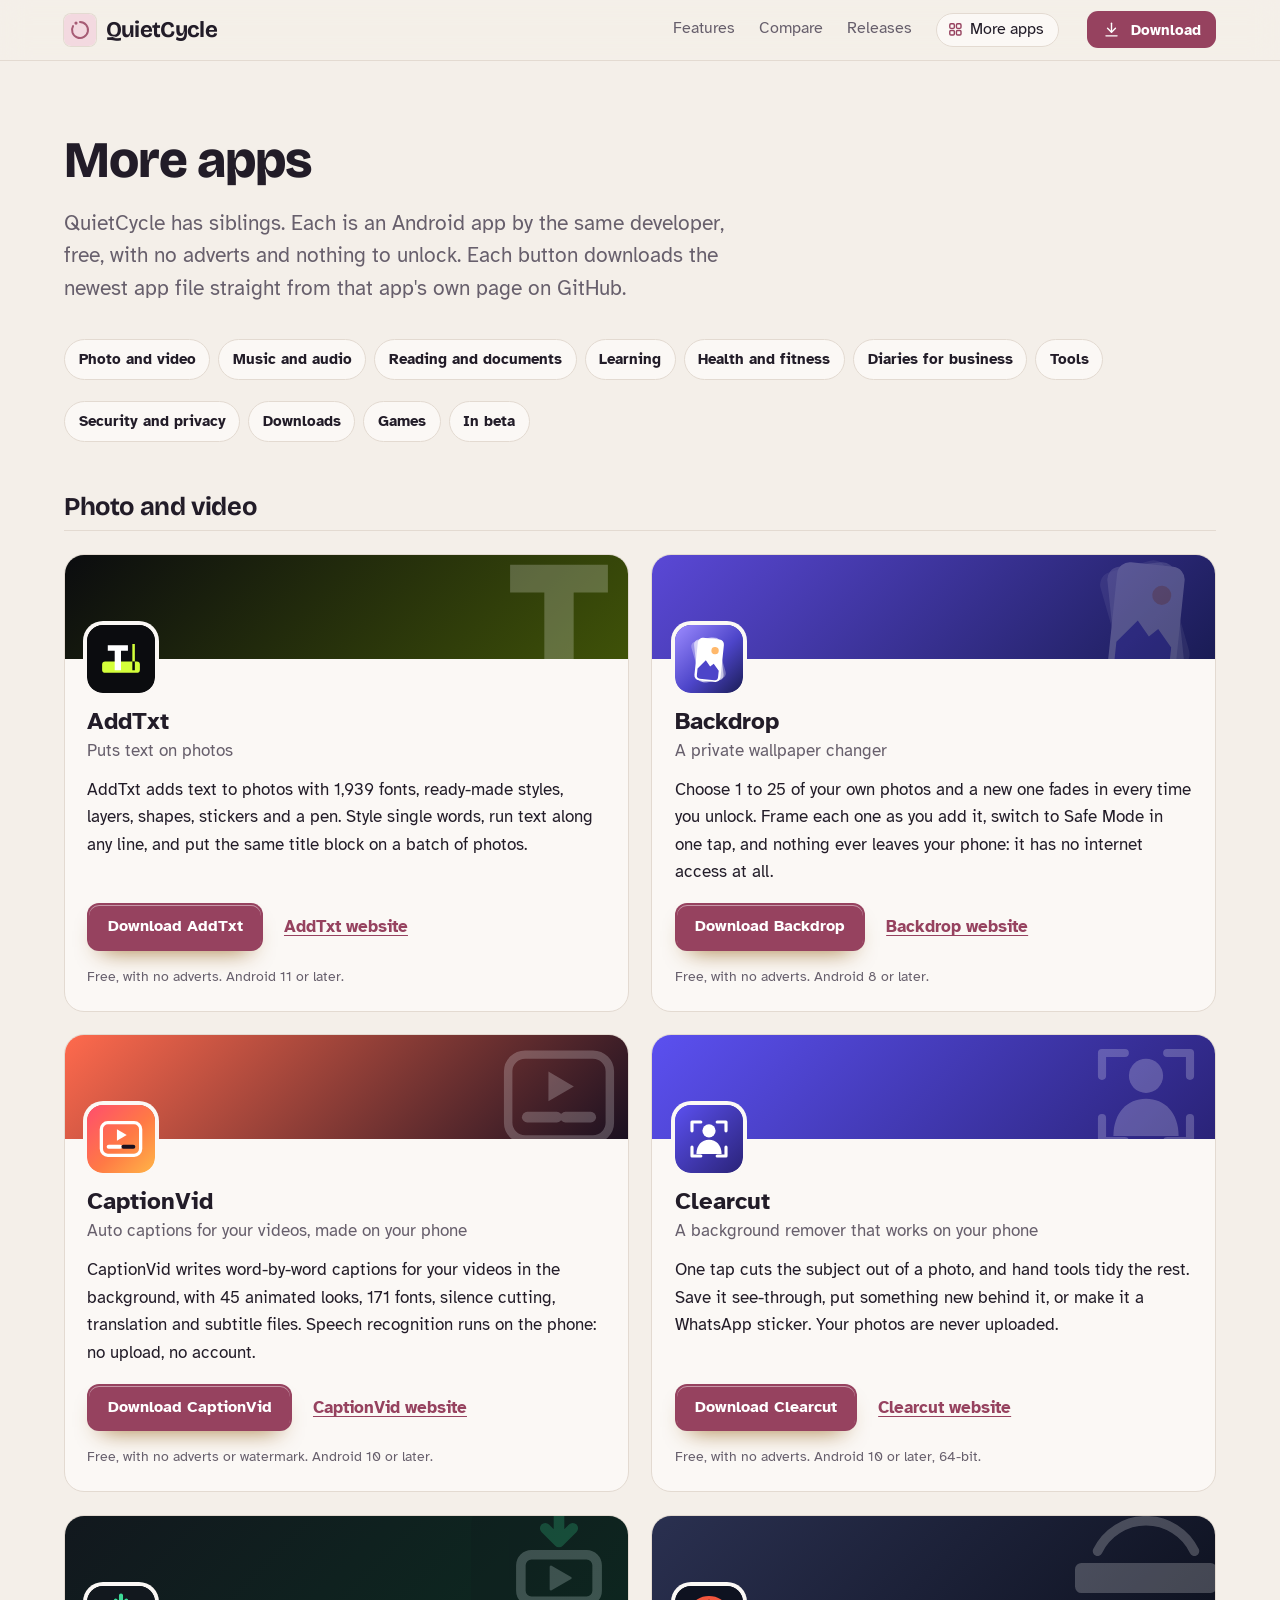
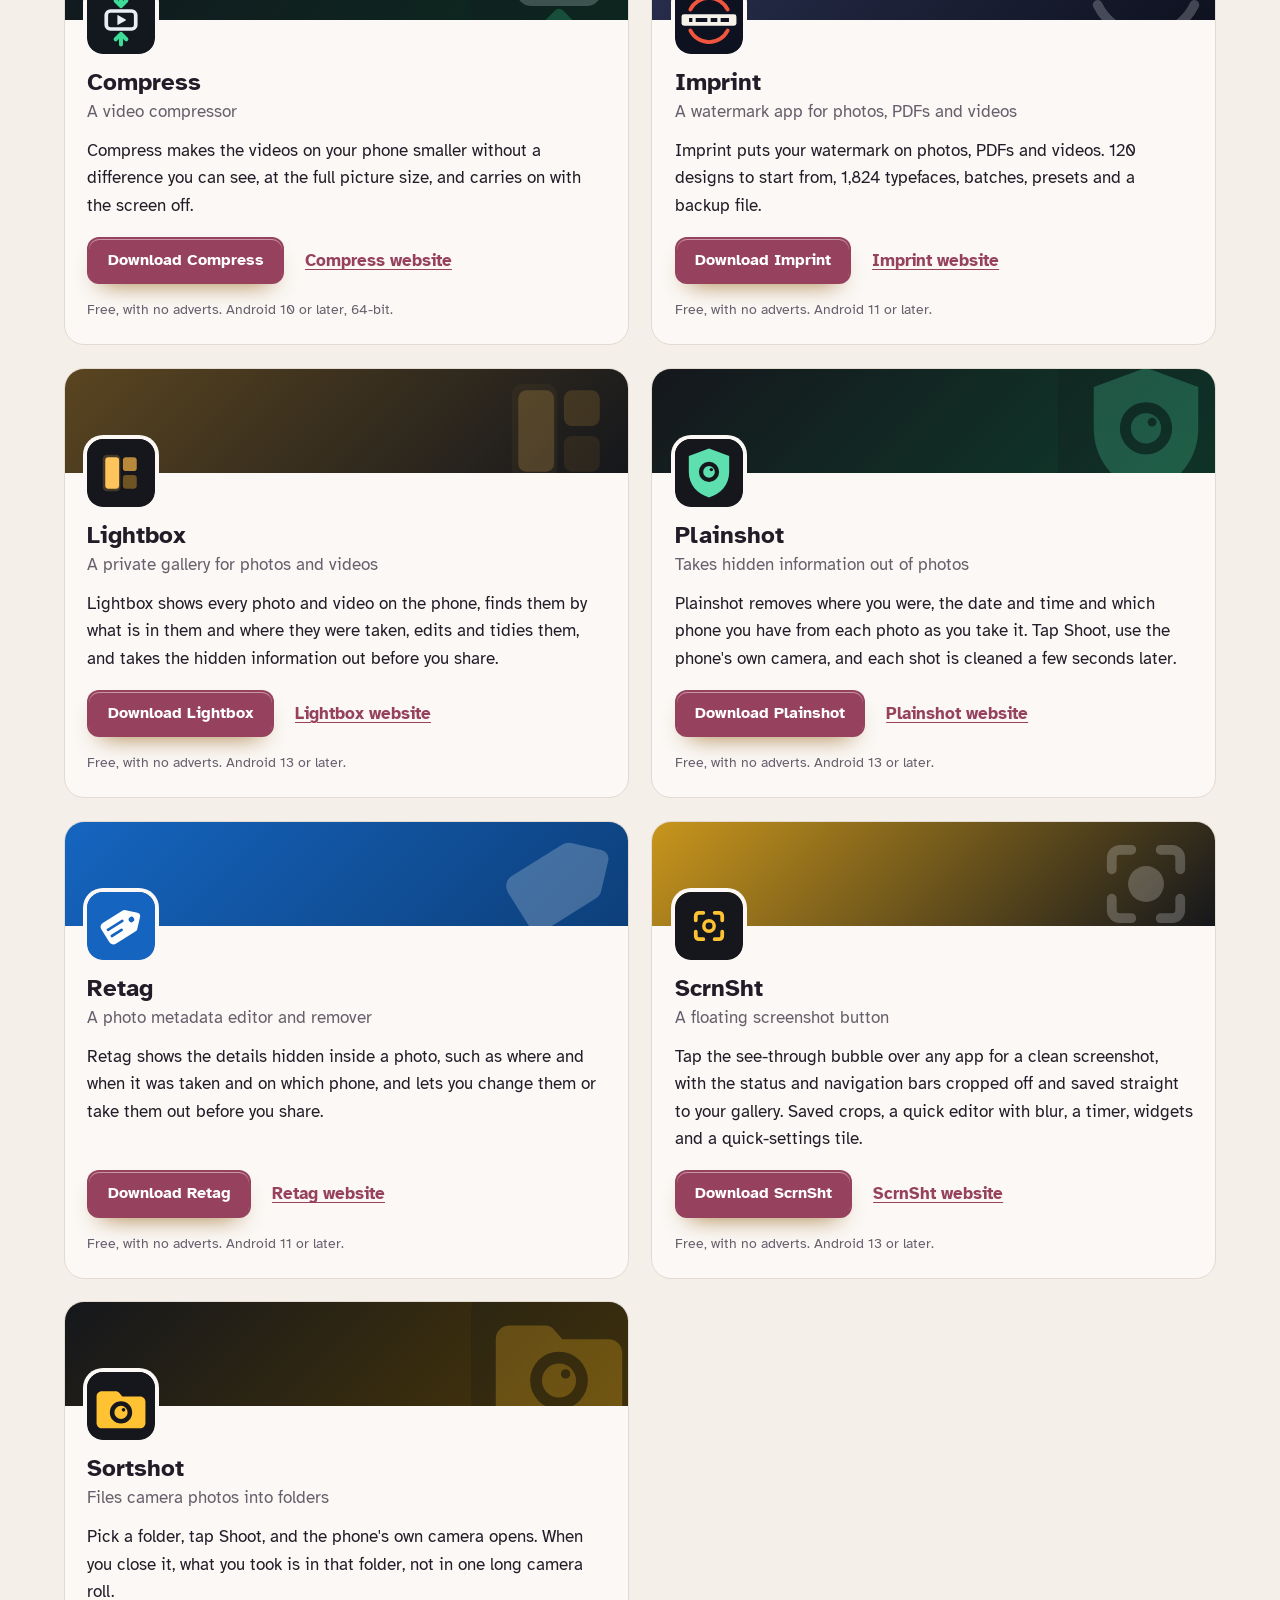
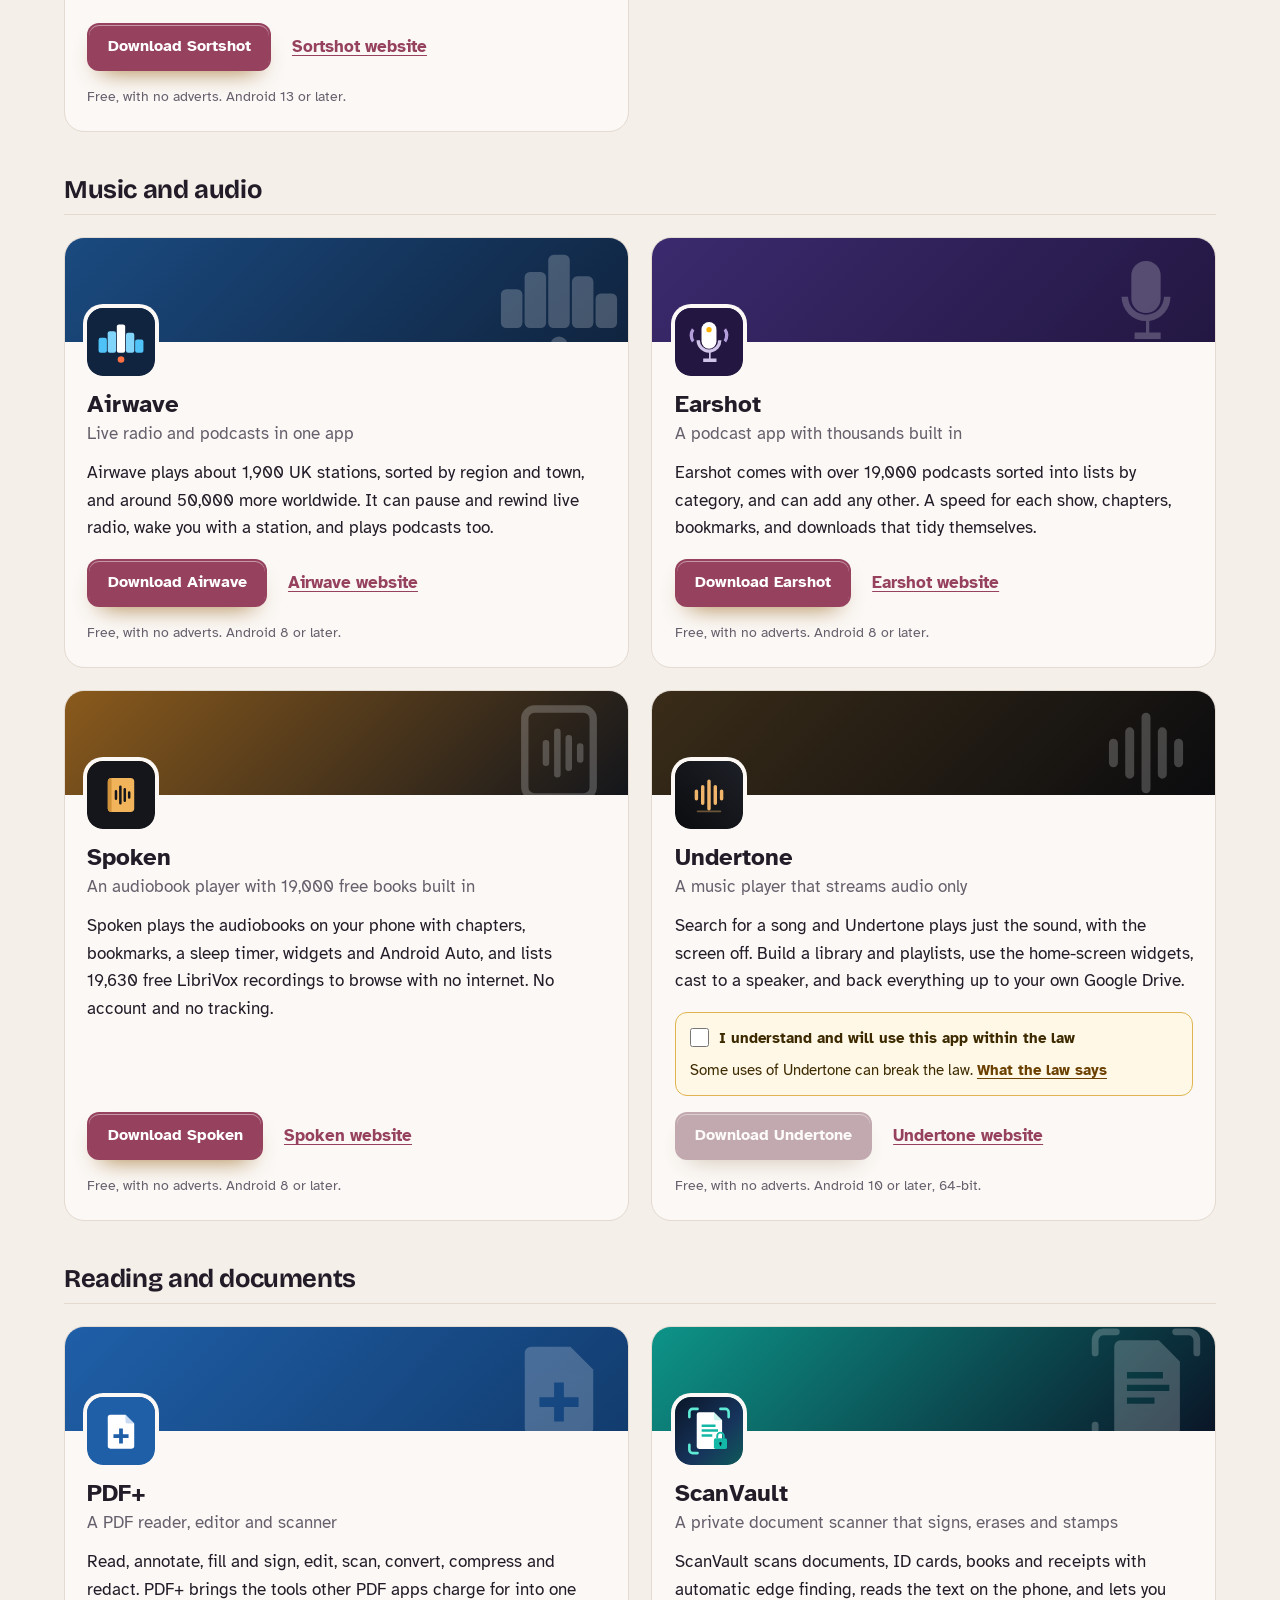
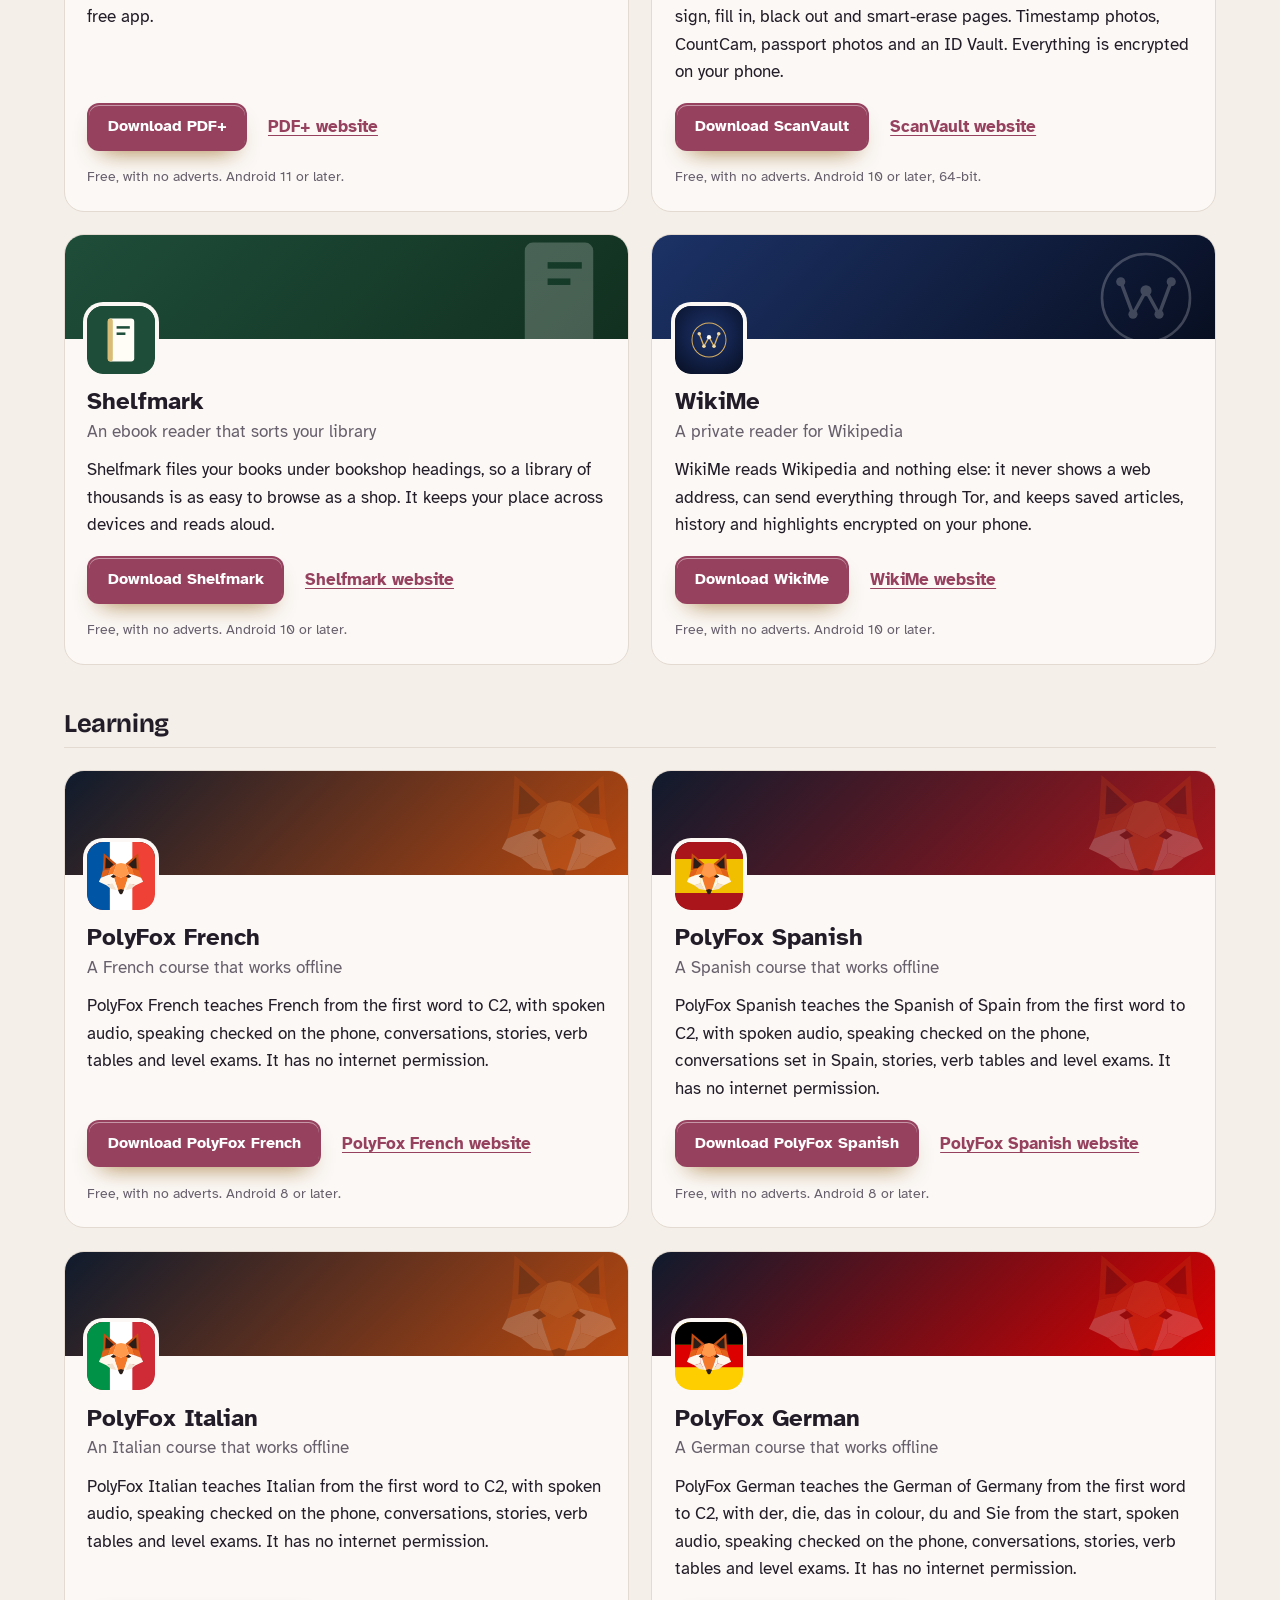
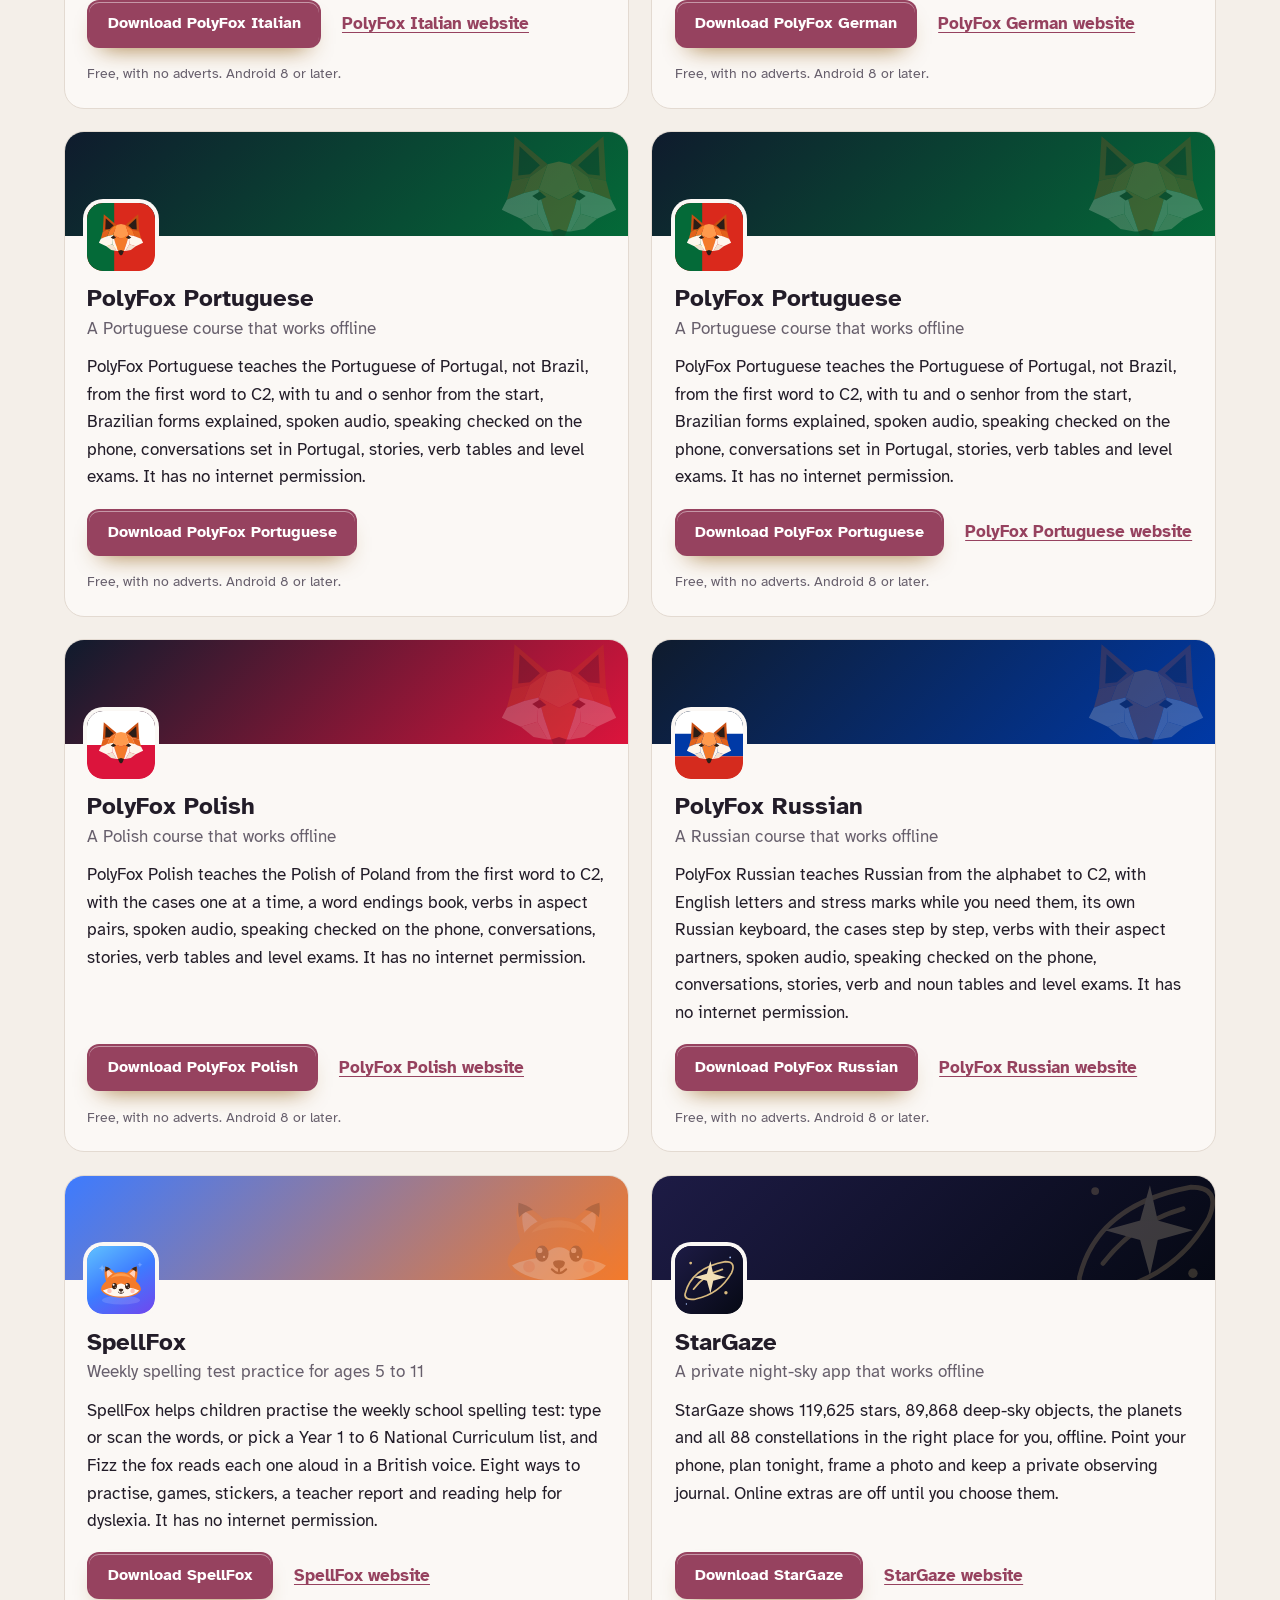
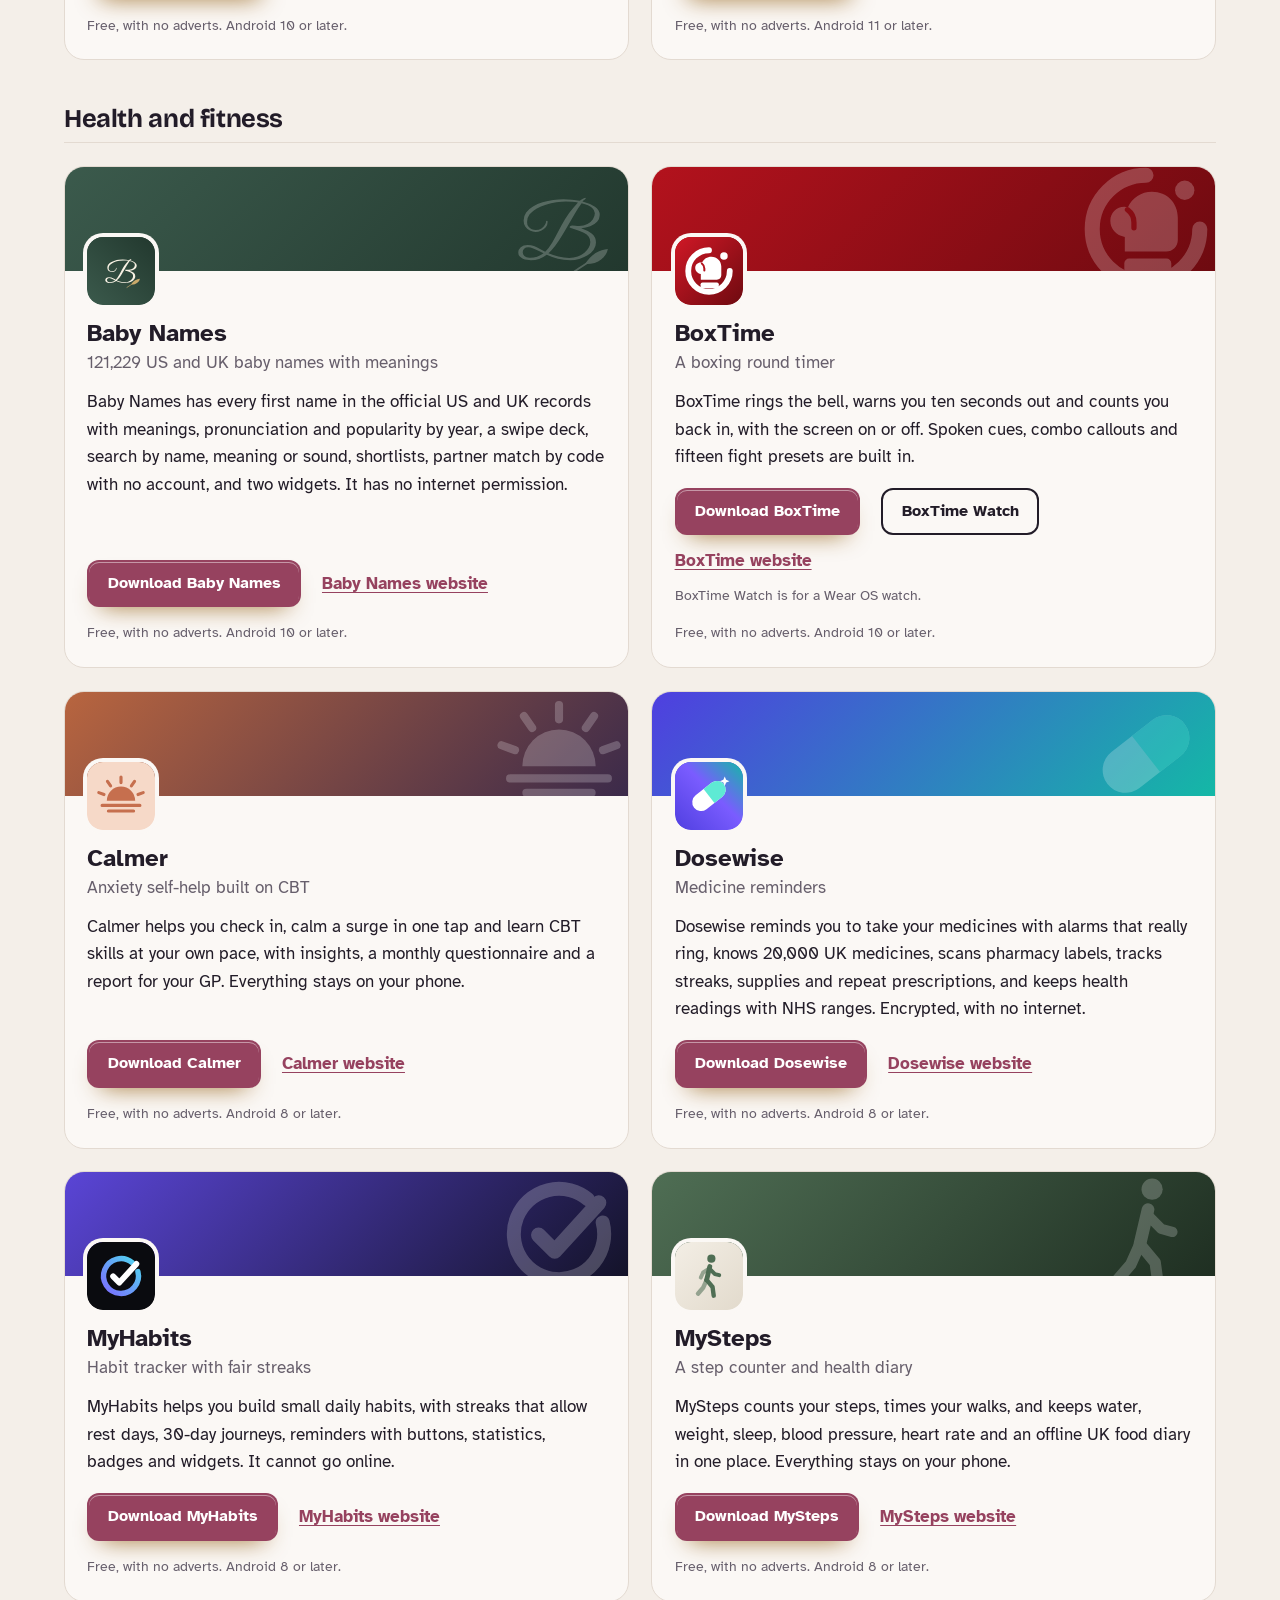
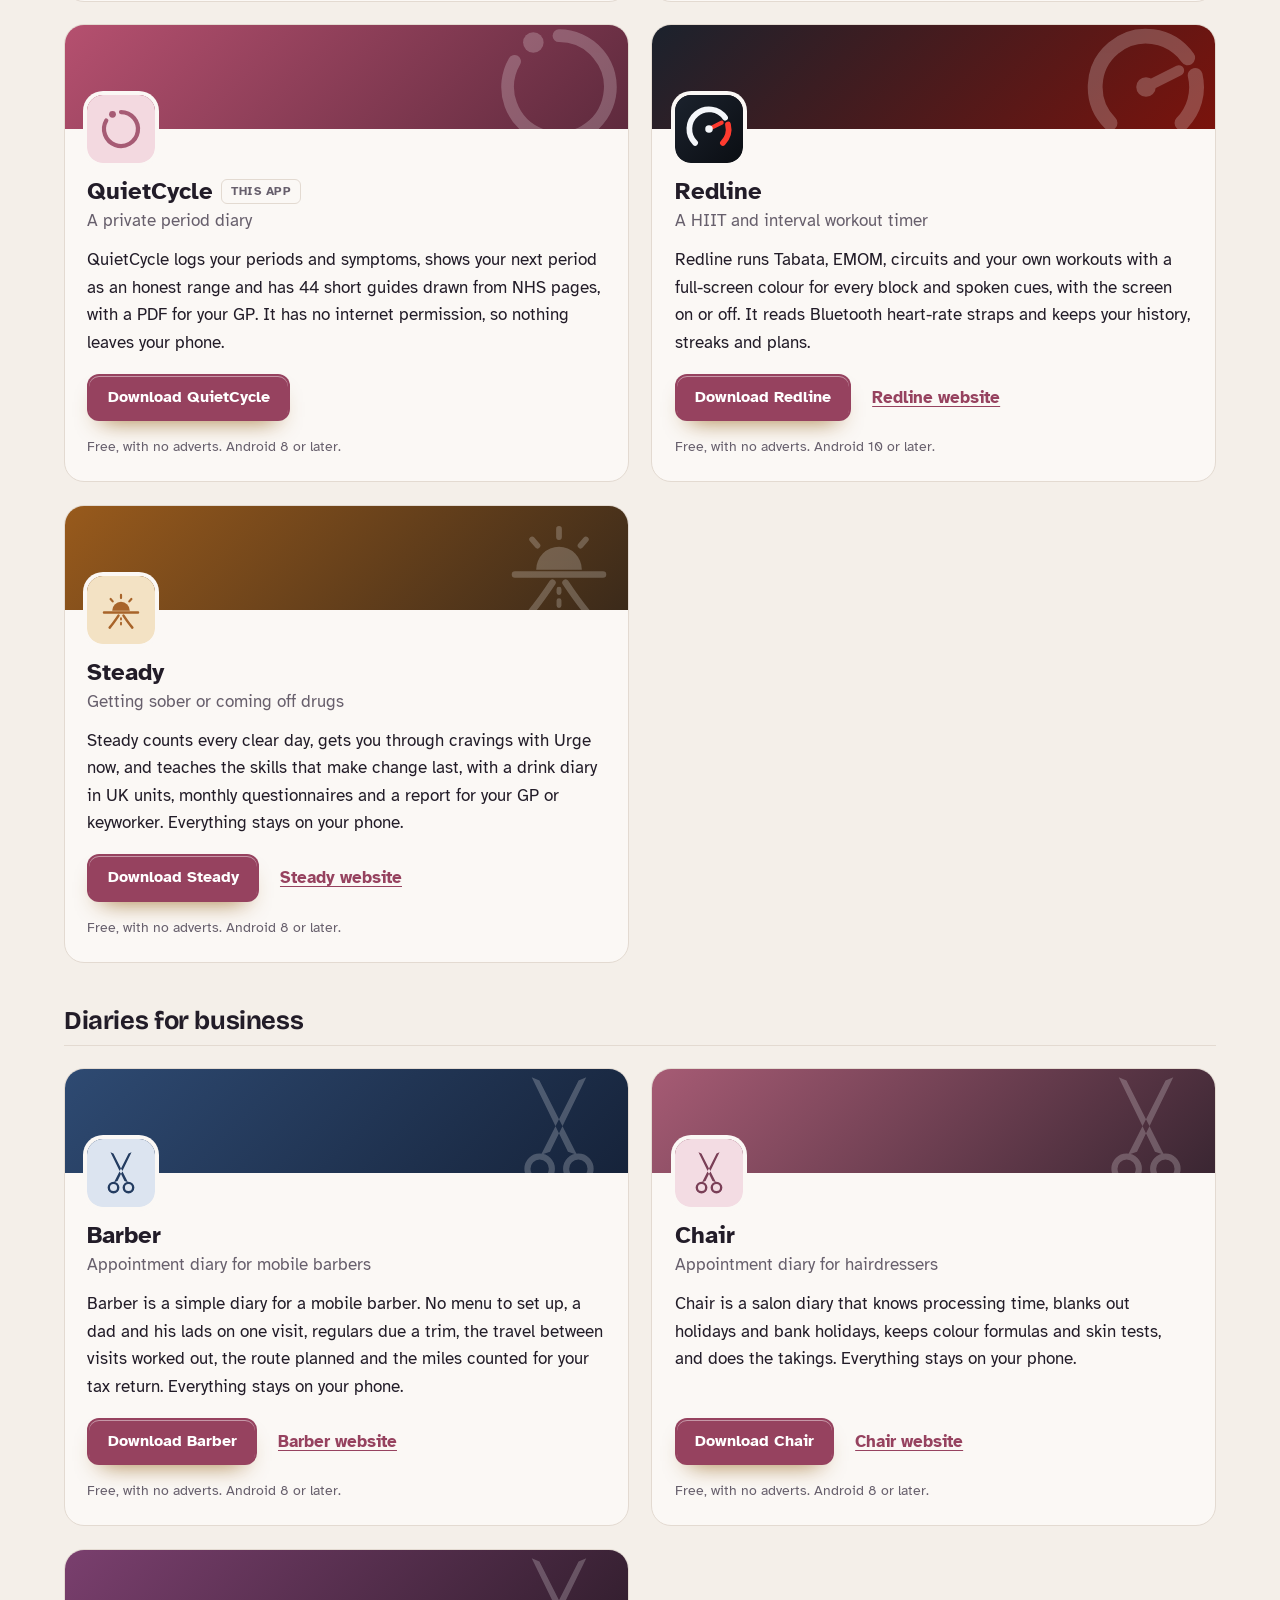
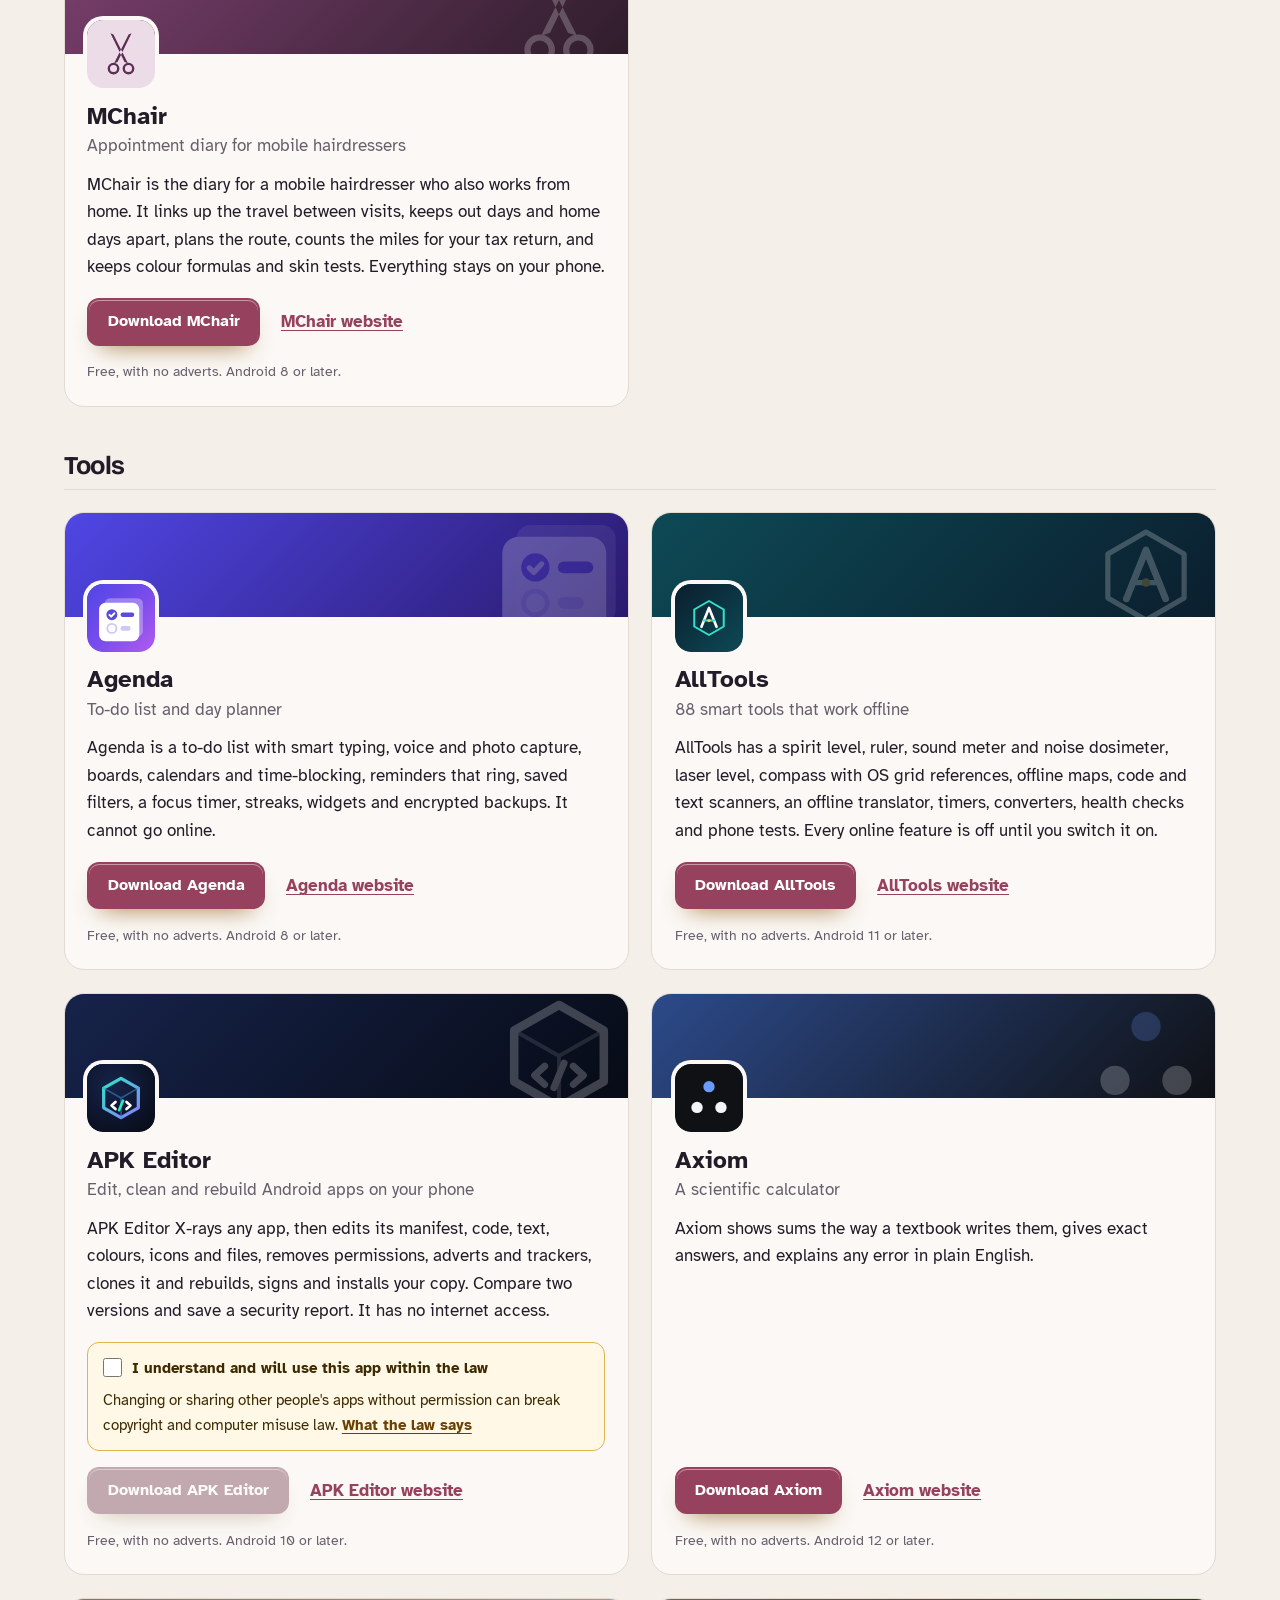
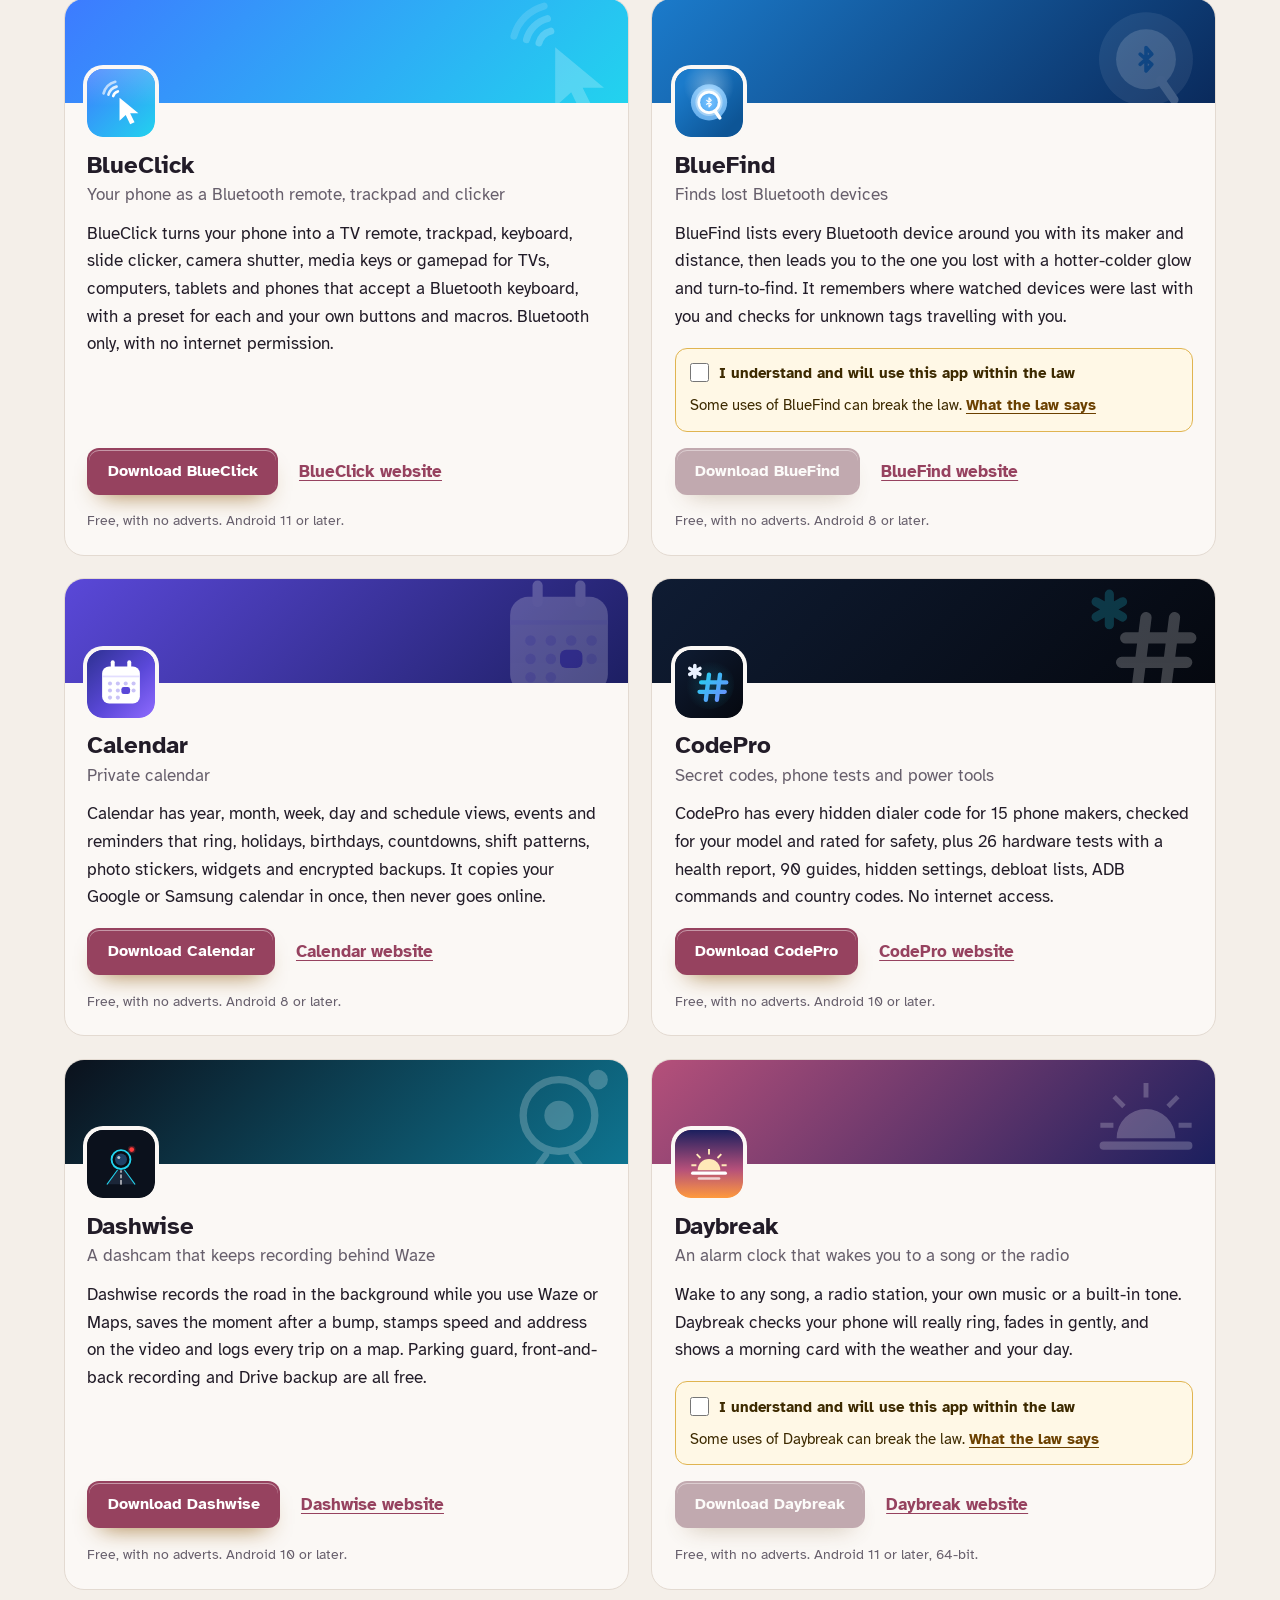
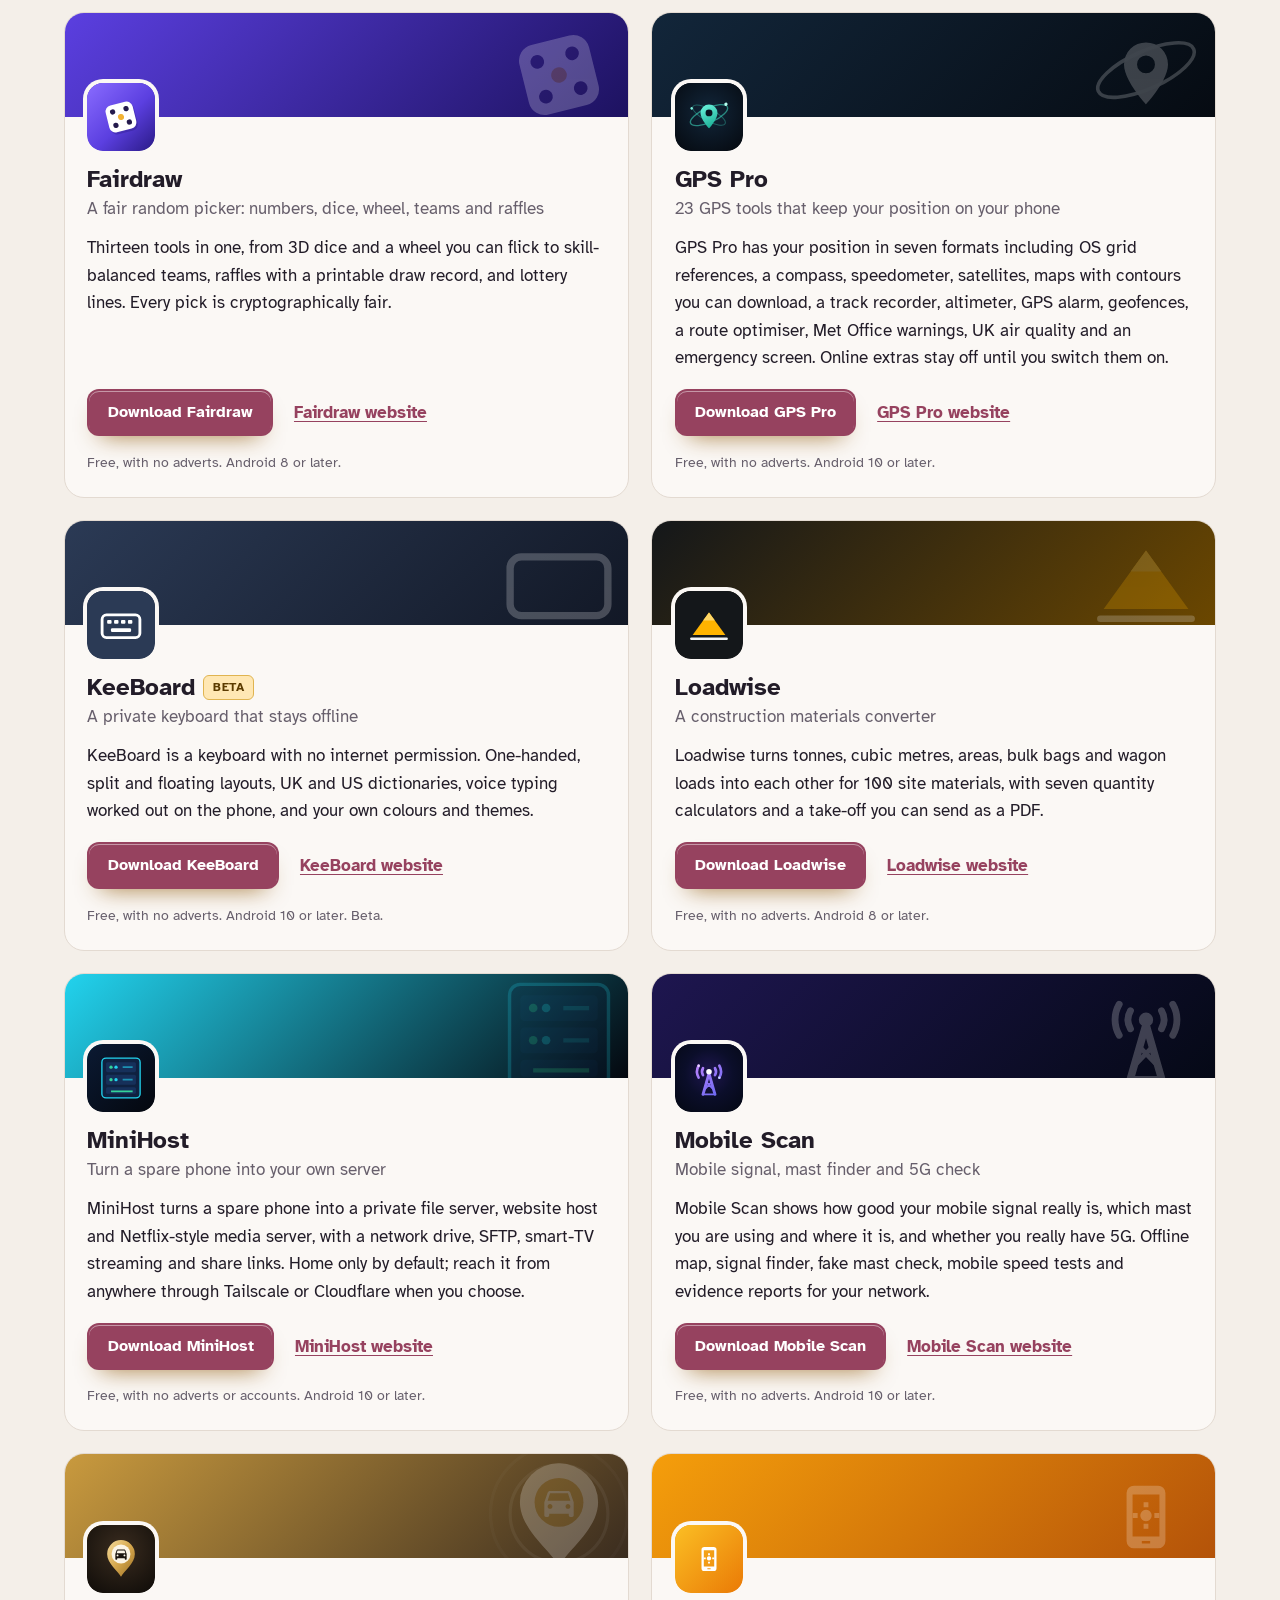
<file: more-apps.html>
<!DOCTYPE html>
<html lang="en-GB">
<head>
<meta charset="utf-8">
<meta name="viewport" content="width=device-width, initial-scale=1">
<title>More apps by the maker of QuietCycle</title>
<meta name="description" content="All 99 free Android apps from the maker of QuietCycle, in one list by category, each with its download and a link to its website.">
<meta name="author" content="Jonathan Jackson">
<link rel="canonical" href="https://customgpter.github.io/quietcycle/more-apps.html">
<meta name="theme-color" content="#f4efe9" media="(prefers-color-scheme: light)">
<meta name="theme-color" content="#17141b" media="(prefers-color-scheme: dark)">
<meta property="og:type" content="website">
<meta property="og:site_name" content="QuietCycle">
<meta property="og:title" content="More apps by the maker of QuietCycle">
<meta property="og:description" content="All 99 free Android apps from the maker of QuietCycle, in one list by category, each with its download and a link to its website.">
<meta property="og:url" content="https://customgpter.github.io/quietcycle/more-apps.html">
<meta property="og:image" content="https://customgpter.github.io/quietcycle/assets/og.png">
<meta property="og:image:width" content="1200">
<meta property="og:image:height" content="630">
<meta property="og:image:alt" content="QuietCycle&#x27;s Today screen: the cycle ring, the day of the cycle and when the next period is likely">
<meta property="og:locale" content="en_GB">
<meta name="twitter:card" content="summary_large_image">
<link rel="icon" href="./assets/favicon.svg" type="image/svg+xml">
<link rel="apple-touch-icon" href="./assets/apple-touch-icon.png">
<link rel="preload" href="./assets/fonts/bricolage-grotesque-latin.woff2" as="font" type="font/woff2" crossorigin>
<link rel="preload" href="./assets/fonts/atkinson-hyperlegible-latin-400-normal.woff2" as="font" type="font/woff2" crossorigin>
<link rel="stylesheet" href="./assets/site.css?v=1">
<link rel="stylesheet" href="./assets/house.css?v=1">
<link rel="stylesheet" href="./assets/apps-list.css?v=1">
<script src="./assets/apps-list.js?v=1" defer></script>
</head>
<body>
<a class="skip" href="#main">Skip to content</a>
<header class="masthead">
<div class="wrap">
<a class="brand" href="./" aria-label="QuietCycle home"><svg viewBox="0 0 108 108" aria-hidden="true"><rect width="108" height="108" rx="24" fill="#F3D9E0"/><g transform="translate(54 54) scale(1.5) translate(-54 -54)"><path fill="none" stroke="#A65B74" stroke-width="4.5" stroke-linecap="round" d="M54,36 A18,18 0 1,1 38.41,45"/><circle cx="45" cy="38.41" r="3.6" fill="#A65B74"/></g></svg><span>QuietCycle</span></a>
<nav aria-label="Main"><ul><li><a href="./#features">Features</a></li><li><a href="./compare.html">Compare</a></li><li><a href="./releases.html">Releases</a></li><li><a class="more-apps" href="./more-apps.html"><svg class="ico" viewBox="0 0 24 24" aria-hidden="true"><rect x="4" y="4" width="6.5" height="6.5" rx="1.6"/><rect x="13.5" y="4" width="6.5" height="6.5" rx="1.6"/><rect x="4" y="13.5" width="6.5" height="6.5" rx="1.6"/><rect x="13.5" y="13.5" width="6.5" height="6.5" rx="1.6"/></svg>More apps</a></li></ul></nav>
<a class="button small" href="https://github.com/CustomGPTer/quietcycle/releases/latest/download/QuietCycle.apk"><svg class="ico" viewBox="0 0 24 24" aria-hidden="true"><path d="M12 4v11"/><path d="M7 10.5l5 5 5-5"/><path d="M5 20h14"/></svg>Download</a>
</div>
</header>
<main id="main" class="doc">
<div class="wrap">
<div class="measure">
<h1>More apps</h1>
<p class="lede">QuietCycle has siblings. Each is an Android app by the same developer, free, with no adverts and nothing to unlock. Each button downloads the newest app file straight from that app's own page on GitHub.</p>
</div>
<!-- apps:start -->
<nav class="mapps-jump" aria-label="App groups"><ul><li><a href="#apps-photo">Photo and video</a></li><li><a href="#apps-audio">Music and audio</a></li><li><a href="#apps-reading">Reading and documents</a></li><li><a href="#apps-learning">Learning</a></li><li><a href="#apps-health">Health and fitness</a></li><li><a href="#apps-diaries">Diaries for business</a></li><li><a href="#apps-tools">Tools</a></li><li><a href="#apps-security">Security and privacy</a></li><li><a href="#apps-downloads">Downloads</a></li><li><a href="#apps-games">Games</a></li><li><a href="#apps-testing">In beta</a></li></ul></nav>
<div class="mapps-group" role="group" aria-labelledby="apps-photo"><h2 class="mapps-cat" id="apps-photo">Photo and video</h2>
<ul class="mapps"><li class="mapp" style="--b:#0b0c0f;--b2:#3f5208"><div class="mapp-cover" aria-hidden="true"><svg viewBox="0 0 108 108"><path fill="#fff" d="M24 22h60v17H63v49H45V39H24z"/></svg></div><div class="mapp-body"><svg class="mapp-icon" viewBox="0 0 108 108" aria-hidden="true"><rect width="108" height="108" rx="24" fill="#0b0c0f"/><path fill="#d4ff3a" d="M29 58h50a5 5 0 0 1 5 5v8a5 5 0 0 1-5 5H29a5 5 0 0 1-5-5v-8a5 5 0 0 1 5-5z"/><path fill="#fff" d="M33 32h32v9H54v31H44V41H33z"/><path fill="#d4ff3a" d="M72 30h4v28h-4z"/><path fill="#0b0c0f" d="M72 58h4v14h-4z"/></svg><h3>AddTxt</h3><p class="mapp-kind">Puts text on photos</p><p class="mapp-say">AddTxt adds text to photos with 1,939 fonts, ready-made styles, layers, shapes, stickers and a pen. Style single words, run text along any line, and put the same title block on a batch of photos.</p><p class="mapp-go"><a class="button" href="https://github.com/CustomGPTer/addtxt/releases/latest/download/AddTxt.apk">Download AddTxt</a><a class="mapp-site" href="https://customgpter.github.io/addtxt/">AddTxt website</a></p><p class="mapp-needs">Free, with no adverts. Android 11 or later.</p></div></li>
<li class="mapp" style="--b:#5a48d6;--b2:#1a1c55"><div class="mapp-cover" aria-hidden="true"><svg viewBox="0 0 108 108"><g transform="translate(54 58) scale(1.3) translate(-54 -58)"><rect x="38" y="30" width="32" height="52" rx="6" fill="#fff" fill-opacity=".3" transform="rotate(-16 54 58)"/><rect x="38" y="30" width="32" height="52" rx="6" fill="#fff" fill-opacity=".6" transform="rotate(-6 54 58)"/><g transform="rotate(6 54 58)"><rect x="38" y="30" width="32" height="52" rx="6" fill="#fff"/><path d="M41 68l9-11 6 7 4-4 7 8v8a4 4 0 0 1-4 4H45a4 4 0 0 1-4-4z" fill="#4d45c9"/><circle cx="60" cy="44" r="4.5" fill="#FFB86B"/></g></g></svg></div><div class="mapp-body"><svg class="mapp-icon" viewBox="0 0 108 108" aria-hidden="true"><defs><linearGradient id="i-backdrop-mapp-cc" x1="0" y1="0" x2="1" y2="1"><stop offset="0" stop-color="#9c8bff"/><stop offset=".55" stop-color="#4d45c9"/><stop offset="1" stop-color="#1a1c55"/></linearGradient></defs><rect width="108" height="108" rx="24" fill="url(#i-backdrop-mapp-cc)"/><g transform="translate(54 58) scale(1.3) translate(-54 -58)"><rect x="38" y="30" width="32" height="52" rx="6" fill="#fff" fill-opacity=".3" transform="rotate(-16 54 58)"/><rect x="38" y="30" width="32" height="52" rx="6" fill="#fff" fill-opacity=".6" transform="rotate(-6 54 58)"/><g transform="rotate(6 54 58)"><rect x="38" y="30" width="32" height="52" rx="6" fill="#fff"/><path d="M41 68l9-11 6 7 4-4 7 8v8a4 4 0 0 1-4 4H45a4 4 0 0 1-4-4z" fill="#4d45c9"/><circle cx="60" cy="44" r="4.5" fill="#FFB86B"/></g></g></svg><h3>Backdrop</h3><p class="mapp-kind">A private wallpaper changer</p><p class="mapp-say">Choose 1 to 25 of your own photos and a new one fades in every time you unlock. Frame each one as you add it, switch to Safe Mode in one tap, and nothing ever leaves your phone: it has no internet access at all.</p><p class="mapp-go"><a class="button" href="https://github.com/CustomGPTer/backdrop/releases/latest/download/Backdrop.apk">Download Backdrop</a><a class="mapp-site" href="https://customgpter.github.io/backdrop/">Backdrop website</a></p><p class="mapp-needs">Free, with no adverts. Android 8 or later.</p></div></li>
<li class="mapp" style="--b:#ff6a4d;--b2:#1a1020"><div class="mapp-cover" aria-hidden="true"><svg viewBox="0 0 108 108"><g transform="translate(54 54) scale(1.3) translate(-54 -54)"><path d="M38,34 h32 a8,8 0 0 1 8,8 v24 a8,8 0 0 1 -8,8 h-32 a8,8 0 0 1 -8,-8 v-24 a8,8 0 0 1 8,-8 z" fill="none" stroke="#fff" stroke-width="4"/><path d="M49,42 L61,49 L49,56 Z" fill="#fff"/><path d="M39,61 h14 a2.5,2.5 0 0 1 0,5 h-14 a2.5,2.5 0 0 1 0,-5 z" fill="#fff"/><path d="M57,61 h12 a2.5,2.5 0 0 1 0,5 h-12 a2.5,2.5 0 0 1 0,-5 z" fill="#ffffff"/></g></svg></div><div class="mapp-body"><svg class="mapp-icon" viewBox="0 0 108 108" aria-hidden="true"><defs><linearGradient id="i-captionvid-cvbg" x1="0" y1="0" x2="1" y2="1"><stop offset="0" stop-color="#ff4d6d"/><stop offset=".55" stop-color="#ff7a45"/><stop offset="1" stop-color="#ffb547"/></linearGradient></defs><rect width="108" height="108" rx="24" fill="url(#i-captionvid-cvbg)"/><g transform="translate(54 54) scale(1.3) translate(-54 -54)"><path d="M38,34 h32 a8,8 0 0 1 8,8 v24 a8,8 0 0 1 -8,8 h-32 a8,8 0 0 1 -8,-8 v-24 a8,8 0 0 1 8,-8 z" fill="none" stroke="#fff" stroke-width="4"/><path d="M49,42 L61,49 L49,56 Z" fill="#fff"/><path d="M39,61 h14 a2.5,2.5 0 0 1 0,5 h-14 a2.5,2.5 0 0 1 0,-5 z" fill="#fff"/><path d="M57,61 h12 a2.5,2.5 0 0 1 0,5 h-12 a2.5,2.5 0 0 1 0,-5 z" fill="#1a1020"/></g></svg><h3>CaptionVid</h3><p class="mapp-kind">Auto captions for your videos, made on your phone</p><p class="mapp-say">CaptionVid writes word-by-word captions for your videos in the background, with 45 animated looks, 171 fonts, silence cutting, translation and subtitle files. Speech recognition runs on the phone: no upload, no account.</p><p class="mapp-go"><a class="button" href="https://github.com/CustomGPTer/captionvid/releases/latest/download/CaptionVid.apk">Download CaptionVid</a><a class="mapp-site" href="https://customgpter.github.io/captionvid/">CaptionVid website</a></p><p class="mapp-needs">Free, with no adverts or watermark. Android 10 or later.</p></div></li><li class="mapp" style="--b:#5b50f0;--b2:#2a2378"><div class="mapp-cover" aria-hidden="true"><svg viewBox="0 0 108 108"><circle cx="54" cy="41" r="10.5" fill="#fff"/><path d="M34 78c0-14.5 8.5-23 20-23s20 8.5 20 23z" fill="#fff"/><path d="M27 41V27h14M67 27h14v14M27 67v14h14M67 81h14V67" fill="none" stroke="#fff" stroke-width="5" stroke-linecap="round" stroke-linejoin="round"/></svg></div><div class="mapp-body"><svg class="mapp-icon" viewBox="0 0 108 108" aria-hidden="true"><defs><linearGradient id="i-clearcut-mapp-cc" x1="0" y1="0" x2="1" y2="1"><stop offset="0" stop-color="#5b50f0"/><stop offset="1" stop-color="#2a2378"/></linearGradient></defs><rect width="108" height="108" rx="24" fill="url(#i-clearcut-mapp-cc)"/><circle cx="54" cy="41" r="10.5" fill="#fff"/><path d="M34 78c0-14.5 8.5-23 20-23s20 8.5 20 23z" fill="#fff"/><path d="M27 41V27h14M67 27h14v14M27 67v14h14M67 81h14V67" fill="none" stroke="#fff" stroke-width="5" stroke-linecap="round" stroke-linejoin="round"/></svg><h3>Clearcut</h3><p class="mapp-kind">A background remover that works on your phone</p><p class="mapp-say">One tap cuts the subject out of a photo, and hand tools tidy the rest. Save it see-through, put something new behind it, or make it a WhatsApp sticker. Your photos are never uploaded.</p><p class="mapp-go"><a class="button" href="https://github.com/CustomGPTer/clearcut/releases/latest/download/Clearcut.apk">Download Clearcut</a><a class="mapp-site" href="https://customgpter.github.io/clearcut/">Clearcut website</a></p><p class="mapp-needs">Free, with no adverts. Android 10 or later, 64-bit.</p></div></li>
<li class="mapp" style="--b:#12181e;--b2:#0c2a20"><div class="mapp-cover" aria-hidden="true"><svg viewBox="0 0 108 108"><rect width="108" height="108" rx="24" fill="#12181e"/><g transform="translate(54 54) scale(1.3) translate(-54 -54)"><path fill="none" stroke="#e9eef3" stroke-width="4.5" stroke-linejoin="round" d="M41 43h26a5 5 0 0 1 5 5v12a5 5 0 0 1-5 5H41a5 5 0 0 1-5-5V48a5 5 0 0 1 5-5z"/><path fill="#e9eef3" d="M50.5 48.2l9.2 5.3a.6.6 0 0 1 0 1l-9.2 5.3a.6.6 0 0 1-.9-.5V48.7a.6.6 0 0 1 .9-.5z"/><path fill="none" stroke="#3ddc97" stroke-width="5" stroke-linecap="round" stroke-linejoin="round" d="M54 24v12M47.5 30.5 54 37l6.5-6.5M54 84V72M47.5 77.5 54 71l6.5 6.5"/></g></svg></div><div class="mapp-body"><svg class="mapp-icon" viewBox="0 0 108 108" aria-hidden="true"><rect width="108" height="108" rx="24" fill="#12181e"/><g transform="translate(54 54) scale(1.3) translate(-54 -54)"><path fill="none" stroke="#e9eef3" stroke-width="4.5" stroke-linejoin="round" d="M41 43h26a5 5 0 0 1 5 5v12a5 5 0 0 1-5 5H41a5 5 0 0 1-5-5V48a5 5 0 0 1 5-5z"/><path fill="#e9eef3" d="M50.5 48.2l9.2 5.3a.6.6 0 0 1 0 1l-9.2 5.3a.6.6 0 0 1-.9-.5V48.7a.6.6 0 0 1 .9-.5z"/><path fill="none" stroke="#3ddc97" stroke-width="5" stroke-linecap="round" stroke-linejoin="round" d="M54 24v12M47.5 30.5 54 37l6.5-6.5M54 84V72M47.5 77.5 54 71l6.5 6.5"/></g></svg><h3>Compress</h3><p class="mapp-kind">A video compressor</p><p class="mapp-say">Compress makes the videos on your phone smaller without a difference you can see, at the full picture size, and carries on with the screen off.</p><p class="mapp-go"><a class="button" href="https://github.com/CustomGPTer/compress/releases/latest/download/Compress.apk">Download Compress</a><a class="mapp-site" href="https://customgpter.github.io/compress/">Compress website</a></p><p class="mapp-needs">Free, with no adverts. Android 10 or later, 64-bit.</p></div></li>
<li class="mapp" style="--b:#2a3050;--b2:#0e1220"><div class="mapp-cover" aria-hidden="true"><svg viewBox="0 0 108 108"><g transform="translate(54 54) scale(1.32) translate(-54 -54)"><path d="M31.5 41.500A25 25 0 0 1 76.500 41.500" fill="none" stroke="#fff" stroke-width="4.5" stroke-linecap="round"/><path d="M76.500 66.500A25 25 0 0 1 31.500 66.500" fill="none" stroke="#fff" stroke-width="4.5" stroke-linecap="round"/><path fill="#fff" d="M24 47h60a3 3 0 0 1 3 3v8a3 3 0 0 1-3 3H24a3 3 0 0 1-3-3v-8a3 3 0 0 1 3-3z"/></g></svg></div><div class="mapp-body"><svg class="mapp-icon" viewBox="0 0 108 108" aria-hidden="true"><rect width="108" height="108" rx="24" fill="#0e1220"/><g transform="translate(54 54) scale(1.32) translate(-54 -54)"><path d="M31.5 41.500A25 25 0 0 1 76.500 41.500" fill="none" stroke="#f2553d" stroke-width="4.5" stroke-linecap="round"/><path d="M76.500 66.500A25 25 0 0 1 31.500 66.500" fill="none" stroke="#f2553d" stroke-width="4.5" stroke-linecap="round"/><path fill="#f6f2ea" d="M24 47h60a3 3 0 0 1 3 3v8a3 3 0 0 1-3 3H24a3 3 0 0 1-3-3v-8a3 3 0 0 1 3-3z"/><path fill="#0e1220" d="M30 51.500h4v5h-4zM38 51.500h14v5H38zM56 51.500h8v5h-8zM68 51.500h10v5H68z"/></g></svg><h3>Imprint</h3><p class="mapp-kind">A watermark app for photos, PDFs and videos</p><p class="mapp-say">Imprint puts your watermark on photos, PDFs and videos. 120 designs to start from, 1,824 typefaces, batches, presets and a backup file.</p><p class="mapp-go"><a class="button" href="https://github.com/CustomGPTer/imprint/releases/latest/download/Imprint.apk">Download Imprint</a><a class="mapp-site" href="https://customgpter.github.io/imprint/">Imprint website</a></p><p class="mapp-needs">Free, with no adverts. Android 11 or later.</p></div></li>
<li class="mapp" style="--b:#5a4520;--b2:#15171c"><div class="mapp-cover" aria-hidden="true"><svg viewBox="0 0 108 108"><path fill="#ffc45c" fill-opacity=".2" d="M32 25h14a7 7 0 0 1 7 7v44a7 7 0 0 1-7 7H32a7 7 0 0 1-7-7V32a7 7 0 0 1 7-7z"/><path fill="#ffc45c" d="M34 29h12a5 5 0 0 1 5 5v40a5 5 0 0 1-5 5H34a5 5 0 0 1-5-5V34a5 5 0 0 1 5-5z"/><path fill="#b8893a" d="M62 29h12a5 5 0 0 1 5 5v12a5 5 0 0 1-5 5H62a5 5 0 0 1-5-5V34a5 5 0 0 1 5-5z"/><path fill="#6e5425" d="M62 57h12a5 5 0 0 1 5 5v12a5 5 0 0 1-5 5H62a5 5 0 0 1-5-5V62a5 5 0 0 1 5-5z"/></svg></div><div class="mapp-body"><svg class="mapp-icon" viewBox="0 0 108 108" aria-hidden="true"><rect width="108" height="108" rx="24" fill="#15171c"/><path fill="#ffc45c" fill-opacity=".2" d="M32 25h14a7 7 0 0 1 7 7v44a7 7 0 0 1-7 7H32a7 7 0 0 1-7-7V32a7 7 0 0 1 7-7z"/><path fill="#ffc45c" d="M34 29h12a5 5 0 0 1 5 5v40a5 5 0 0 1-5 5H34a5 5 0 0 1-5-5V34a5 5 0 0 1 5-5z"/><path fill="#b8893a" d="M62 29h12a5 5 0 0 1 5 5v12a5 5 0 0 1-5 5H62a5 5 0 0 1-5-5V34a5 5 0 0 1 5-5z"/><path fill="#6e5425" d="M62 57h12a5 5 0 0 1 5 5v12a5 5 0 0 1-5 5H62a5 5 0 0 1-5-5V62a5 5 0 0 1 5-5z"/></svg><h3>Lightbox</h3><p class="mapp-kind">A private gallery for photos and videos</p><p class="mapp-say">Lightbox shows every photo and video on the phone, finds them by what is in them and where they were taken, edits and tidies them, and takes the hidden information out before you share.</p><p class="mapp-go"><a class="button" href="https://github.com/CustomGPTer/lightbox/releases/latest/download/Lightbox.apk">Download Lightbox</a><a class="mapp-site" href="https://customgpter.github.io/lightbox/">Lightbox website</a></p><p class="mapp-needs">Free, with no adverts. Android 13 or later.</p></div></li>
<li class="mapp" style="--b:#15171c;--b2:#0e3b2b"><div class="mapp-cover" aria-hidden="true"><svg viewBox="0 0 64 64"><rect width="64" height="64" rx="14" fill="#15171c"/><path d="M32 9l19 7v15c0 12-8 20.5-19 24-11-3.5-19-12-19-24V16z" fill="#5edfb0"/><circle cx="32" cy="31" r="9.5" fill="#15171c"/><circle cx="32" cy="31" r="5.5" fill="#5edfb0"/><circle cx="34.2" cy="28.8" r="1.6" fill="#15171c"/></svg></div><div class="mapp-body"><svg class="mapp-icon" viewBox="0 0 64 64" aria-hidden="true"><rect width="64" height="64" rx="14" fill="#15171c"/><path d="M32 9l19 7v15c0 12-8 20.5-19 24-11-3.5-19-12-19-24V16z" fill="#5edfb0"/><circle cx="32" cy="31" r="9.5" fill="#15171c"/><circle cx="32" cy="31" r="5.5" fill="#5edfb0"/><circle cx="34.2" cy="28.8" r="1.6" fill="#15171c"/></svg><h3>Plainshot</h3><p class="mapp-kind">Takes hidden information out of photos</p><p class="mapp-say">Plainshot removes where you were, the date and time and which phone you have from each photo as you take it. Tap Shoot, use the phone&#x27;s own camera, and each shot is cleaned a few seconds later.</p><p class="mapp-go"><a class="button" href="https://github.com/CustomGPTer/plainshot/releases/latest/download/Plainshot.apk">Download Plainshot</a><a class="mapp-site" href="https://customgpter.github.io/plainshot/">Plainshot website</a></p><p class="mapp-needs">Free, with no adverts. Android 13 or later.</p></div></li>
<li class="mapp" style="--b:#1565c0;--b2:#0d3f7a"><div class="mapp-cover" aria-hidden="true"><svg viewBox="0 0 108 108"><g transform="translate(54 54) scale(1.22) rotate(-32) translate(-54 -54)"><path fill="#fff" d="M36 38h30a6 6 0 0 1 4.2 1.8l11 11a4.5 4.5 0 0 1 0 6.4l-11 11a6 6 0 0 1-4.2 1.8H36a6 6 0 0 1-6-6V44a6 6 0 0 1 6-6z"/></g></svg></div><div class="mapp-body"><svg class="mapp-icon" viewBox="0 0 108 108" aria-hidden="true"><rect width="108" height="108" rx="24" fill="#1565c0"/><g transform="translate(54 54) scale(1.22) rotate(-32) translate(-54 -54)"><path fill="#fff" d="M36 38h30a6 6 0 0 1 4.2 1.8l11 11a4.5 4.5 0 0 1 0 6.4l-11 11a6 6 0 0 1-4.2 1.8H36a6 6 0 0 1-6-6V44a6 6 0 0 1 6-6z"/><circle cx="70" cy="54" r="3.6" fill="#1565c0"/><path fill="#1565c0" d="M37 47.5h22a1.75 1.75 0 0 1 0 3.5H37a1.75 1.75 0 0 1 0-3.5zM37 57h15a1.75 1.75 0 0 1 0 3.5H37a1.75 1.75 0 0 1 0-3.5z"/></g></svg><h3>Retag</h3><p class="mapp-kind">A photo metadata editor and remover</p><p class="mapp-say">Retag shows the details hidden inside a photo, such as where and when it was taken and on which phone, and lets you change them or take them out before you share.</p><p class="mapp-go"><a class="button" href="https://github.com/CustomGPTer/retag/releases/latest/download/Retag.apk">Download Retag</a><a class="mapp-site" href="https://customgpter.github.io/retag/">Retag website</a></p><p class="mapp-needs">Free, with no adverts. Android 11 or later.</p></div></li>
<li class="mapp" style="--b:#c9961c;--b2:#15171c"><div class="mapp-cover" aria-hidden="true"><svg viewBox="0 0 108 108"><path d="M33,45V38a5,5 0,0 1,5 -5H45 M63,33H70a5,5 0,0 1,5 5V45 M75,63V70a5,5 0,0 1,-5 5H63 M45,75H38a5,5 0,0 1,-5 -5V63" fill="none" stroke="#fff" stroke-width="6" stroke-linecap="round" stroke-linejoin="round"/><circle cx="54" cy="54" r="11" fill="#fff"/></svg></div><div class="mapp-body"><svg class="mapp-icon" viewBox="0 0 108 108" aria-hidden="true"><rect width="108" height="108" rx="24" fill="#15171c"/><path d="M33,45V38a5,5 0,0 1,5 -5H45 M63,33H70a5,5 0,0 1,5 5V45 M75,63V70a5,5 0,0 1,-5 5H63 M45,75H38a5,5 0,0 1,-5 -5V63" fill="none" stroke="#FFC233" stroke-width="6" stroke-linecap="round" stroke-linejoin="round"/><circle cx="54" cy="54" r="11" fill="#FFC233"/><circle cx="54" cy="54" r="5.5" fill="#15171c"/></svg><h3>ScrnSht</h3><p class="mapp-kind">A floating screenshot button</p><p class="mapp-say">Tap the see-through bubble over any app for a clean screenshot, with the status and navigation bars cropped off and saved straight to your gallery. Saved crops, a quick editor with blur, a timer, widgets and a quick-settings tile.</p><p class="mapp-go"><a class="button" href="https://github.com/CustomGPTer/scrnsht/releases/latest/download/ScrnSht.apk">Download ScrnSht</a><a class="mapp-site" href="https://customgpter.github.io/scrnsht/">ScrnSht website</a></p><p class="mapp-needs">Free, with no adverts. Android 13 or later.</p></div></li>
<li class="mapp" style="--b:#15171c;--b2:#4a3708"><div class="mapp-cover" aria-hidden="true"><svg viewBox="0 0 64 64"><rect width="64" height="64" rx="14" fill="#15171c"/><path d="M14 18h13c1.3 0 2.5.6 3.3 1.6L33.2 23H50c2.8 0 5 2.2 5 5v20c0 2.8-2.2 5-5 5H14c-2.8 0-5-2.2-5-5V23c0-2.8 2.2-5 5-5z" fill="#ffc233"/><circle cx="32" cy="38" r="10.5" fill="#15171c"/><circle cx="32" cy="38" r="6.2" fill="#ffc233"/><circle cx="34.4" cy="35.6" r="1.7" fill="#15171c"/></svg></div><div class="mapp-body"><svg class="mapp-icon" viewBox="0 0 64 64" aria-hidden="true"><rect width="64" height="64" rx="14" fill="#15171c"/><path d="M14 18h13c1.3 0 2.5.6 3.3 1.6L33.2 23H50c2.8 0 5 2.2 5 5v20c0 2.8-2.2 5-5 5H14c-2.8 0-5-2.2-5-5V23c0-2.8 2.2-5 5-5z" fill="#ffc233"/><circle cx="32" cy="38" r="10.5" fill="#15171c"/><circle cx="32" cy="38" r="6.2" fill="#ffc233"/><circle cx="34.4" cy="35.6" r="1.7" fill="#15171c"/></svg><h3>Sortshot</h3><p class="mapp-kind">Files camera photos into folders</p><p class="mapp-say">Pick a folder, tap Shoot, and the phone&#x27;s own camera opens. When you close it, what you took is in that folder, not in one long camera roll.</p><p class="mapp-go"><a class="button" href="https://github.com/CustomGPTer/sortshot/releases/latest/download/Sortshot.apk">Download Sortshot</a><a class="mapp-site" href="https://customgpter.github.io/sortshot/">Sortshot website</a></p><p class="mapp-needs">Free, with no adverts. Android 13 or later.</p></div></li></ul></div>
<div class="mapps-group" role="group" aria-labelledby="apps-audio"><h2 class="mapps-cat" id="apps-audio">Music and audio</h2>
<ul class="mapps"><li class="mapp" style="--b:#1a4a80;--b2:#10243f"><div class="mapp-cover" aria-hidden="true"><svg viewBox="0 0 108 108"><g transform="translate(54 54) scale(1.32) translate(-56 -55)"><rect x="29" y="50" width="10" height="18" rx="2.5" fill="#fff"/><rect x="40" y="42" width="10" height="26" rx="2.5" fill="#fff"/><rect x="51" y="34" width="10" height="34" rx="2.5" fill="#fff"/><rect x="62" y="44" width="10" height="24" rx="2.5" fill="#fff"/><rect x="73" y="52" width="10" height="16" rx="2.5" fill="#fff"/><circle cx="56" cy="76" r="4" fill="#fff"/></g></svg></div><div class="mapp-body"><svg class="mapp-icon" viewBox="0 0 108 108" aria-hidden="true"><rect width="108" height="108" rx="24" fill="#10243f"/><g transform="translate(54 54) scale(1.32) translate(-56 -55)"><rect x="29" y="50" width="10" height="18" rx="2.5" fill="#4fc3f7"/><rect x="40" y="42" width="10" height="26" rx="2.5" fill="#81d4fa"/><rect x="51" y="34" width="10" height="34" rx="2.5" fill="#fff"/><rect x="62" y="44" width="10" height="24" rx="2.5" fill="#81d4fa"/><rect x="73" y="52" width="10" height="16" rx="2.5" fill="#4fc3f7"/><circle cx="56" cy="76" r="4" fill="#ff7043"/></g></svg><h3>Airwave</h3><p class="mapp-kind">Live radio and podcasts in one app</p><p class="mapp-say">Airwave plays about 1,900 UK stations, sorted by region and town, and around 50,000 more worldwide. It can pause and rewind live radio, wake you with a station, and plays podcasts too.</p><p class="mapp-go"><a class="button" href="https://github.com/CustomGPTer/airwave/releases/latest/download/Airwave.apk">Download Airwave</a><a class="mapp-site" href="https://customgpter.github.io/airwave/">Airwave website</a></p><p class="mapp-needs">Free, with no adverts. Android 8 or later.</p></div></li>
<li class="mapp" style="--b:#3b2a6e;--b2:#231742"><div class="mapp-cover" aria-hidden="true"><svg viewBox="0 0 108 108"><path fill="#fff" d="M54 30a9 9 0 0 1 9 9v14a9 9 0 0 1-18 0V39a9 9 0 0 1 9-9z"/><path fill="#fff" d="M39 52h4a11 11 0 0 0 22 0h4a15 15 0 0 1-13 14.9V74h7v4H47v-4h7v-7.1A15 15 0 0 1 39 52z"/></svg></div><div class="mapp-body"><svg class="mapp-icon" viewBox="0 0 108 108" aria-hidden="true"><rect width="108" height="108" rx="24" fill="#231742"/><g transform="translate(54 54) scale(1.32) translate(-54 -54)"><path fill="#fff" d="M54 30a9 9 0 0 1 9 9v14a9 9 0 0 1-18 0V39a9 9 0 0 1 9-9z"/><path fill="#d1c4e9" d="M39 52h4a11 11 0 0 0 22 0h4a15 15 0 0 1-13 14.9V74h7v4H47v-4h7v-7.1A15 15 0 0 1 39 52z"/><circle cx="54" cy="39.2" r="3.2" fill="#ffb300"/><path fill="#b39ddb" d="M33.5 37.5l2.9 2.7a11 11 0 0 0 0 11.6l-2.9 2.7a15 15 0 0 1 0-17zM74.5 37.5a15 15 0 0 1 0 17l-2.9-2.7a11 11 0 0 0 0-11.6z"/></g></svg><h3>Earshot</h3><p class="mapp-kind">A podcast app with thousands built in</p><p class="mapp-say">Earshot comes with over 19,000 podcasts sorted into lists by category, and can add any other. A speed for each show, chapters, bookmarks, and downloads that tidy themselves.</p><p class="mapp-go"><a class="button" href="https://github.com/CustomGPTer/earshot/releases/latest/download/Earshot.apk">Download Earshot</a><a class="mapp-site" href="https://customgpter.github.io/earshot/">Earshot website</a></p><p class="mapp-needs">Free, with no adverts. Android 8 or later.</p></div></li>
<li class="mapp" style="--b:#8a5a1c;--b2:#14161b"><div class="mapp-cover" aria-hidden="true"><svg viewBox="0 0 108 108"><path d="M39,27h30a6,6 0 0 1 6,6v42a6,6 0 0 1 -6,6h-30a6,6 0 0 1 -6,-6v-42a6,6 0 0 1 6,-6z" fill="none" stroke="#fff" stroke-width="4.5" stroke-linejoin="round"/><path d="M46,48v12M53,41v26M60,45v18M67,50v8" fill="none" stroke="#fff" stroke-width="4" stroke-linecap="round"/></svg></div><div class="mapp-body"><svg class="mapp-icon" viewBox="0 0 108 108" aria-hidden="true"><rect width="108" height="108" rx="24" fill="#14161B"/><path fill="#F2B45A" d="M39,27h30a6,6 0 0 1 6,6v42a6,6 0 0 1 -6,6h-30a6,6 0 0 1 -6,-6v-42a6,6 0 0 1 6,-6z"/><path fill="#D2923A" d="M39,27a6,6 0 0 0 -6,6v42a6,6 0 0 0 6,6z"/><path d="M46,48v12M53,41v26M60,45v18M67,50v8" fill="none" stroke="#14161B" stroke-width="4" stroke-linecap="round"/></svg><h3>Spoken</h3><p class="mapp-kind">An audiobook player with 19,000 free books built in</p><p class="mapp-say">Spoken plays the audiobooks on your phone with chapters, bookmarks, a sleep timer, widgets and Android Auto, and lists 19,630 free LibriVox recordings to browse with no internet. No account and no tracking.</p><p class="mapp-go"><a class="button" href="https://github.com/CustomGPTer/spoken/releases/latest/download/Spoken.apk">Download Spoken</a><a class="mapp-site" href="https://customgpter.github.io/spoken/">Spoken website</a></p><p class="mapp-needs">Free, with no adverts. Android 8 or later.</p></div></li>
<li class="mapp is-gated" style="--b:#3a2c18;--b2:#0b0c0f"><div class="mapp-cover" aria-hidden="true"><svg viewBox="0 0 108 108"><path d="M34 48v12M44 41v26M54 32v44M64 41v26M74 48v12" fill="none" stroke="#fff" stroke-width="5.5" stroke-linecap="round"/></svg></div><div class="mapp-body"><svg class="mapp-icon" viewBox="0 0 108 108" aria-hidden="true"><defs><linearGradient id="i-undertone-G" x1="1" y1="0" x2="0" y2="1"><stop offset="0" stop-color="#1D2027"/><stop offset="1" stop-color="#0B0C0F"/></linearGradient></defs><rect width="108" height="108" rx="24" fill="url(#i-undertone-G)"/><path d="M34 48v12M44 41v26M54 32v44M64 41v26M74 48v12" fill="none" stroke="#F0B46A" stroke-width="5.5" stroke-linecap="round"/><path d="M36 80h36" fill="none" stroke="#F0B46A" stroke-opacity=".4" stroke-width="3" stroke-linecap="round"/></svg><h3>Undertone</h3><p class="mapp-kind">A music player that streams audio only</p><p class="mapp-say">Search for a song and Undertone plays just the sound, with the screen off. Build a library and playlists, use the home-screen widgets, cast to a speaker, and back everything up to your own Google Drive.</p><div class="mapp-law" data-gate><label><input type="checkbox"> I understand and will use this app within the law</label><p>Some uses of Undertone can break the law. <a href="https://customgpter.github.io/undertone/terms.html#law">What the law says</a></p><noscript><p>Turn on JavaScript to download, or use the <a href="https://customgpter.github.io/undertone/">Undertone website</a>.</p></noscript></div><p class="mapp-go"><a class="button" data-href="https://github.com/CustomGPTer/undertone/releases/latest/download/Undertone.apk" aria-disabled="true" role="link" tabindex="-1">Download Undertone</a><a class="mapp-site" href="https://customgpter.github.io/undertone/">Undertone website</a></p><p class="mapp-needs">Free, with no adverts. Android 10 or later, 64-bit.</p></div></li></ul></div>
<div class="mapps-group" role="group" aria-labelledby="apps-reading"><h2 class="mapps-cat" id="apps-reading">Reading and documents</h2>
<ul class="mapps"><li class="mapp" style="--b:#1f5fa8;--b2:#123c6e"><div class="mapp-cover" aria-hidden="true"><svg viewBox="0 0 108 108"><path fill="#fff" d="M37 28h24l14 14v36a4 4 0 0 1-4 4H37a4 4 0 0 1-4-4V32a4 4 0 0 1 4-4z"/><path fill="#1f5fa8" d="M51 50h6v9h9v6h-9v9h-6v-9h-9v-6h9z"/></svg></div><div class="mapp-body"><svg class="mapp-icon" viewBox="0 0 108 108" aria-hidden="true"><rect width="108" height="108" rx="24" fill="#1f5fa8"/><path fill="#fff" d="M37 28h24l14 14v36a4 4 0 0 1-4 4H37a4 4 0 0 1-4-4V32a4 4 0 0 1 4-4z"/><path fill="#c9dbf2" d="M61 28l14 14H65a4 4 0 0 1-4-4z"/><path fill="#1f5fa8" d="M51 50h6v9h9v6h-9v9h-6v-9h-9v-6h9z"/></svg><h3>PDF+</h3><p class="mapp-kind">A PDF reader, editor and scanner</p><p class="mapp-say">Read, annotate, fill and sign, edit, scan, convert, compress and redact. PDF+ brings the tools other PDF apps charge for into one free app.</p><p class="mapp-go"><a class="button" href="https://github.com/CustomGPTer/pdfplus/releases/latest/download/PDFPlus.apk">Download PDF+</a><a class="mapp-site" href="https://customgpter.github.io/pdfplus/">PDF+ website</a></p><p class="mapp-needs">Free, with no adverts. Android 11 or later.</p></div></li>
<li class="mapp" style="--b:#0d9488;--b2:#0a1628"><div class="mapp-cover" aria-hidden="true"><svg viewBox="0 0 108 108"><g transform="translate(54 54) scale(1.3) translate(-54 -55)"><path fill="#fff" d="M42,32h18l10,10v32a3,3 0,0 1,-3 3h-25a3,3 0,0 1,-3 -3v-39a3,3 0,0 1,3 -3z"/><path fill="#0E5A5A" d="M45,47h17v3h-17z M45,53h20v3h-20z M45,59h13v3h-13z"/><path fill="none" stroke="#fff" stroke-width="3.2" stroke-linecap="round" d="M30,38v-6a4,4 0,0 1,4 -4h6 M68,28h6a4,4 0,0 1,4 4v6 M30,72v6a4,4 0,0 0,4 4h6"/></g></svg></div><div class="mapp-body"><svg class="mapp-icon" viewBox="0 0 108 108" aria-hidden="true"><defs><linearGradient id="i-scanvault-svg_sv" x1="0" y1="0" x2="1" y2="1"><stop offset="0" stop-color="#0A1628"/><stop offset=".6" stop-color="#17345C"/><stop offset="1" stop-color="#0E5A5A"/></linearGradient></defs><rect width="108" height="108" rx="24" fill="url(#i-scanvault-svg_sv)"/><g transform="translate(54 54) scale(1.3) translate(-54 -55)"><path fill="#fff" d="M42,32h18l10,10v32a3,3 0,0 1,-3 3h-25a3,3 0,0 1,-3 -3v-39a3,3 0,0 1,3 -3z"/><path fill="#CCF5EE" d="M60,32l10,10h-8a2,2 0,0 1,-2 -2z"/><path fill="#14B8A6" d="M45,47h17v3h-17z M45,53h20v3h-20z M45,59h13v3h-13z"/><path fill="#14B8A6" d="M62,64h12a2,2 0,0 1,2 2v9a2,2 0,0 1,-2 2h-12a2,2 0,0 1,-2 -2v-9a2,2 0,0 1,2 -2z"/><path fill="none" stroke="#14B8A6" stroke-width="2.4" d="M64,64v-3a4,4 0,0 1,8 0v3"/><path fill="#0A1628" d="M68,68.5a1.6,1.6 0,1 1,-0.01 0z M67.2,69.5h1.6v3.5h-1.6z"/><path fill="none" stroke="#5EEAD4" stroke-width="3.2" stroke-linecap="round" d="M30,38v-6a4,4 0,0 1,4 -4h6 M68,28h6a4,4 0,0 1,4 4v6 M30,72v6a4,4 0,0 0,4 4h6"/></g></svg><h3>ScanVault</h3><p class="mapp-kind">A private document scanner that signs, erases and stamps</p><p class="mapp-say">ScanVault scans documents, ID cards, books and receipts with automatic edge finding, reads the text on the phone, and lets you sign, fill in, black out and smart-erase pages. Timestamp photos, CountCam, passport photos and an ID Vault. Everything is encrypted on your phone.</p><p class="mapp-go"><a class="button" href="https://github.com/CustomGPTer/scanvault/releases/latest/download/ScanVault.apk">Download ScanVault</a><a class="mapp-site" href="https://customgpter.github.io/scanvault/">ScanVault website</a></p><p class="mapp-needs">Free, with no adverts. Android 10 or later, 64-bit.</p></div></li>
<li class="mapp" style="--b:#1e4d3a;--b2:#12301f"><div class="mapp-cover" aria-hidden="true"><svg viewBox="0 0 108 108"><rect x="33" y="20" width="42" height="68" rx="5" fill="#fff"/><rect x="47" y="32" width="21" height="4" fill="#1e4d3a"/><rect x="47" y="42" width="14" height="4" fill="#1e4d3a"/></svg></div><div class="mapp-body"><svg class="mapp-icon" viewBox="0 0 108 108" aria-hidden="true"><rect width="108" height="108" rx="24" fill="#1e4d3a"/><rect x="33" y="20" width="42" height="68" rx="5" fill="#fffdf5"/><rect x="33" y="20" width="8" height="68" rx="4" fill="#d9bd76"/><rect x="47" y="32" width="21" height="4" fill="#1e4d3a"/><rect x="47" y="42" width="14" height="4" fill="#1e4d3a"/></svg><h3>Shelfmark</h3><p class="mapp-kind">An ebook reader that sorts your library</p><p class="mapp-say">Shelfmark files your books under bookshop headings, so a library of thousands is as easy to browse as a shop. It keeps your place across devices and reads aloud.</p><p class="mapp-go"><a class="button" href="https://github.com/CustomGPTer/shelfmark/releases/latest/download/Shelfmark.apk">Download Shelfmark</a><a class="mapp-site" href="https://customgpter.github.io/shelfmark/">Shelfmark website</a></p><p class="mapp-needs">Free, with no adverts. Android 10 or later.</p></div></li><li class="mapp" style="--b:#1c3266;--b2:#080f22"><div class="mapp-cover" aria-hidden="true"><svg viewBox="0 0 108 108"><circle cx="54" cy="54" r="27" fill="none" stroke="#fff" stroke-width="1.6"/><path d="M38.5,44 L46,64 L54,49.5 L62,64 L69.5,44" fill="none" stroke="#fff" stroke-width="2.1" stroke-linejoin="round" stroke-linecap="round"/><circle cx="38.5" cy="44" r="2.8" fill="#fff"/><circle cx="46" cy="64" r="2.8" fill="#fff"/><circle cx="54" cy="49.5" r="3.4" fill="#fff"/><circle cx="62" cy="64" r="2.8" fill="#fff"/><circle cx="69.5" cy="44" r="2.8" fill="#fff"/></svg></div><div class="mapp-body"><svg class="mapp-icon" viewBox="0 0 108 108" aria-hidden="true"><defs><radialGradient id="i-wikime-wmbg" cx="0.5" cy="0.41" r="0.75"><stop offset="0" stop-color="#1c3266"/><stop offset="0.5" stop-color="#122149"/><stop offset="1" stop-color="#080f22"/></radialGradient></defs><rect width="108" height="108" rx="24" fill="url(#i-wikime-wmbg)"/><circle cx="54" cy="54" r="27" fill="none" stroke="#D6AE62" stroke-width="1.6"/><path d="M38.5,44 L46,64 L54,49.5 L62,64 L69.5,44" fill="none" stroke="#D6AE62" stroke-width="2.1" stroke-linejoin="round" stroke-linecap="round"/><circle cx="38.5" cy="44" r="2.8" fill="#F1D9A2"/><circle cx="46" cy="64" r="2.8" fill="#F1D9A2"/><circle cx="54" cy="49.5" r="3.4" fill="#fff"/><circle cx="62" cy="64" r="2.8" fill="#F1D9A2"/><circle cx="69.5" cy="44" r="2.8" fill="#F1D9A2"/></svg><h3>WikiMe</h3><p class="mapp-kind">A private reader for Wikipedia</p><p class="mapp-say">WikiMe reads Wikipedia and nothing else: it never shows a web address, can send everything through Tor, and keeps saved articles, history and highlights encrypted on your phone.</p><p class="mapp-go"><a class="button" href="https://github.com/CustomGPTer/wikime/releases/latest/download/WikiMe.apk">Download WikiMe</a><a class="mapp-site" href="https://customgpter.github.io/wikime/">WikiMe website</a></p><p class="mapp-needs">Free, with no adverts. Android 10 or later.</p></div></li></ul></div>
<div class="mapps-group" role="group" aria-labelledby="apps-learning"><h2 class="mapps-cat" id="apps-learning">Learning</h2>
<ul class="mapps"><li class="mapp" style="--b:#0f1b2d;--b2:#b8480f"><div class="mapp-cover" aria-hidden="true"><svg viewBox="0 0 108 108"><polygon fill="#C94E12" points="26.7,17.9 47.0,35.1 36.1,42.9 25.1,45.2"/><polygon fill="#C94E12" points="82.9,45.2 71.9,42.9 61.0,35.1 81.3,17.9"/><polygon fill="#2B1D17" points="29.8,24.1 42.3,35.8 36.1,41.3 29.0,42.1"/><polygon fill="#2B1D17" points="79.0,42.1 71.9,41.3 65.7,35.8 78.2,24.1"/><polygon fill="#FF9A4D" points="54.0,33.5 47.0,35.1 41.5,50.7 54.0,56.9"/><polygon fill="#FF9A4D" points="54.0,56.9 66.5,50.7 61.0,35.1 54.0,33.5"/><polygon fill="#F47A2A" points="47.0,35.1 36.1,42.9 32.2,53.0 41.5,50.7"/><polygon fill="#F47A2A" points="66.5,50.7 75.8,53.0 71.9,42.9 61.0,35.1"/><polygon fill="#E2611A" points="36.1,42.9 25.1,45.2 22.0,56.9 32.2,53.0"/><polygon fill="#E2611A" points="75.8,53.0 86.0,56.9 82.9,45.2 71.9,42.9"/><polygon fill="#FFF6EC" points="32.2,53.0 22.0,56.9 18.9,63.1 30.6,68.6 40.7,65.5 41.5,50.7"/><polygon fill="#FFF6EC" points="66.5,50.7 67.3,65.5 77.4,68.6 89.1,63.1 86.0,56.9 75.8,53.0"/><polygon fill="#F3E3D2" points="30.6,68.6 40.7,65.5 47.0,76.4 38.4,74.8"/><polygon fill="#F3E3D2" points="69.6,74.8 61.0,76.4 67.3,65.5 77.4,68.6"/><polygon fill="#F47A2A" points="41.5,50.7 54.0,56.9 54.0,78.0 49.3,76.4 44.6,62.4"/><polygon fill="#F47A2A" points="63.4,62.4 58.7,76.4 54.0,78.0 54.0,56.9 66.5,50.7"/><polygon fill="#FFF6EC" points="41.5,50.7 44.6,62.4 49.3,76.4 47.0,76.4 40.7,65.5"/><polygon fill="#FFF6EC" points="67.3,65.5 61.0,76.4 58.7,76.4 63.4,62.4 66.5,50.7"/><polygon fill="#2B1D17" points="49.3,76.4 54.0,74.8 58.7,76.4 56.3,81.9 54.0,83.4 51.7,81.9"/><polygon fill="#2B1D17" points="37.6,54.6 42.3,51.8 46.2,55.3 41.5,57.3"/><polygon fill="#2B1D17" points="66.5,57.3 61.8,55.3 65.7,51.8 70.4,54.6"/></svg></div><div class="mapp-body"><svg class="mapp-icon" viewBox="0 0 108 108" aria-hidden="true"><rect width="108" height="108" rx="24" fill="#EF4135"/><path fill="#FFFFFF" d="M36 0H72V108H36Z"/><path fill="#0055A4" d="M24 0H36V108H24A24 24 0 0 1 0 84V24A24 24 0 0 1 24 0Z"/><polygon fill="#C94E12" points="26.7,17.9 47.0,35.1 36.1,42.9 25.1,45.2"/><polygon fill="#C94E12" points="82.9,45.2 71.9,42.9 61.0,35.1 81.3,17.9"/><polygon fill="#2B1D17" points="29.8,24.1 42.3,35.8 36.1,41.3 29.0,42.1"/><polygon fill="#2B1D17" points="79.0,42.1 71.9,41.3 65.7,35.8 78.2,24.1"/><polygon fill="#FF9A4D" points="54.0,33.5 47.0,35.1 41.5,50.7 54.0,56.9"/><polygon fill="#FF9A4D" points="54.0,56.9 66.5,50.7 61.0,35.1 54.0,33.5"/><polygon fill="#F47A2A" points="47.0,35.1 36.1,42.9 32.2,53.0 41.5,50.7"/><polygon fill="#F47A2A" points="66.5,50.7 75.8,53.0 71.9,42.9 61.0,35.1"/><polygon fill="#E2611A" points="36.1,42.9 25.1,45.2 22.0,56.9 32.2,53.0"/><polygon fill="#E2611A" points="75.8,53.0 86.0,56.9 82.9,45.2 71.9,42.9"/><polygon fill="#FFF6EC" points="32.2,53.0 22.0,56.9 18.9,63.1 30.6,68.6 40.7,65.5 41.5,50.7"/><polygon fill="#FFF6EC" points="66.5,50.7 67.3,65.5 77.4,68.6 89.1,63.1 86.0,56.9 75.8,53.0"/><polygon fill="#F3E3D2" points="30.6,68.6 40.7,65.5 47.0,76.4 38.4,74.8"/><polygon fill="#F3E3D2" points="69.6,74.8 61.0,76.4 67.3,65.5 77.4,68.6"/><polygon fill="#F47A2A" points="41.5,50.7 54.0,56.9 54.0,78.0 49.3,76.4 44.6,62.4"/><polygon fill="#F47A2A" points="63.4,62.4 58.7,76.4 54.0,78.0 54.0,56.9 66.5,50.7"/><polygon fill="#FFF6EC" points="41.5,50.7 44.6,62.4 49.3,76.4 47.0,76.4 40.7,65.5"/><polygon fill="#FFF6EC" points="67.3,65.5 61.0,76.4 58.7,76.4 63.4,62.4 66.5,50.7"/><polygon fill="#2B1D17" points="49.3,76.4 54.0,74.8 58.7,76.4 56.3,81.9 54.0,83.4 51.7,81.9"/><polygon fill="#2B1D17" points="37.6,54.6 42.3,51.8 46.2,55.3 41.5,57.3"/><polygon fill="#2B1D17" points="66.5,57.3 61.8,55.3 65.7,51.8 70.4,54.6"/></svg><h3>PolyFox French</h3><p class="mapp-kind">A French course that works offline</p><p class="mapp-say">PolyFox French teaches French from the first word to C2, with spoken audio, speaking checked on the phone, conversations, stories, verb tables and level exams. It has no internet permission.</p><p class="mapp-go"><a class="button" href="https://github.com/CustomGPTer/polyfox/releases/latest/download/PolyFox.apk">Download PolyFox French</a><a class="mapp-site" href="https://customgpter.github.io/polyfox/">PolyFox French website</a></p><p class="mapp-needs">Free, with no adverts. Android 8 or later.</p></div></li><li class="mapp" style="--b:#0f1b2d;--b2:#aa151b"><div class="mapp-cover" aria-hidden="true"><svg viewBox="0 0 108 108"><polygon fill="#C94E12" points="26.7,17.9 47.0,35.1 36.1,42.9 25.1,45.2"/><polygon fill="#C94E12" points="82.9,45.2 71.9,42.9 61.0,35.1 81.3,17.9"/><polygon fill="#2B1D17" points="29.8,24.1 42.3,35.8 36.1,41.3 29.0,42.1"/><polygon fill="#2B1D17" points="79.0,42.1 71.9,41.3 65.7,35.8 78.2,24.1"/><polygon fill="#FF9A4D" points="54.0,33.5 47.0,35.1 41.5,50.7 54.0,56.9"/><polygon fill="#FF9A4D" points="54.0,56.9 66.5,50.7 61.0,35.1 54.0,33.5"/><polygon fill="#F47A2A" points="47.0,35.1 36.1,42.9 32.2,53.0 41.5,50.7"/><polygon fill="#F47A2A" points="66.5,50.7 75.8,53.0 71.9,42.9 61.0,35.1"/><polygon fill="#E2611A" points="36.1,42.9 25.1,45.2 22.0,56.9 32.2,53.0"/><polygon fill="#E2611A" points="75.8,53.0 86.0,56.9 82.9,45.2 71.9,42.9"/><polygon fill="#FFF6EC" points="32.2,53.0 22.0,56.9 18.9,63.1 30.6,68.6 40.7,65.5 41.5,50.7"/><polygon fill="#FFF6EC" points="66.5,50.7 67.3,65.5 77.4,68.6 89.1,63.1 86.0,56.9 75.8,53.0"/><polygon fill="#F3E3D2" points="30.6,68.6 40.7,65.5 47.0,76.4 38.4,74.8"/><polygon fill="#F3E3D2" points="69.6,74.8 61.0,76.4 67.3,65.5 77.4,68.6"/><polygon fill="#F47A2A" points="41.5,50.7 54.0,56.9 54.0,78.0 49.3,76.4 44.6,62.4"/><polygon fill="#F47A2A" points="63.4,62.4 58.7,76.4 54.0,78.0 54.0,56.9 66.5,50.7"/><polygon fill="#FFF6EC" points="41.5,50.7 44.6,62.4 49.3,76.4 47.0,76.4 40.7,65.5"/><polygon fill="#FFF6EC" points="67.3,65.5 61.0,76.4 58.7,76.4 63.4,62.4 66.5,50.7"/><polygon fill="#2B1D17" points="49.3,76.4 54.0,74.8 58.7,76.4 56.3,81.9 54.0,83.4 51.7,81.9"/><polygon fill="#2B1D17" points="37.6,54.6 42.3,51.8 46.2,55.3 41.5,57.3"/><polygon fill="#2B1D17" points="66.5,57.3 61.8,55.3 65.7,51.8 70.4,54.6"/></svg></div><div class="mapp-body"><svg class="mapp-icon" viewBox="0 0 108 108" aria-hidden="true"><rect width="108" height="108" rx="24" fill="#AA151B"/><path fill="#F1BF00" d="M0 27H108V81H0Z"/><polygon fill="#C94E12" points="26.7,17.9 47.0,35.1 36.1,42.9 25.1,45.2"/><polygon fill="#C94E12" points="82.9,45.2 71.9,42.9 61.0,35.1 81.3,17.9"/><polygon fill="#2B1D17" points="29.8,24.1 42.3,35.8 36.1,41.3 29.0,42.1"/><polygon fill="#2B1D17" points="79.0,42.1 71.9,41.3 65.7,35.8 78.2,24.1"/><polygon fill="#FF9A4D" points="54.0,33.5 47.0,35.1 41.5,50.7 54.0,56.9"/><polygon fill="#FF9A4D" points="54.0,56.9 66.5,50.7 61.0,35.1 54.0,33.5"/><polygon fill="#F47A2A" points="47.0,35.1 36.1,42.9 32.2,53.0 41.5,50.7"/><polygon fill="#F47A2A" points="66.5,50.7 75.8,53.0 71.9,42.9 61.0,35.1"/><polygon fill="#E2611A" points="36.1,42.9 25.1,45.2 22.0,56.9 32.2,53.0"/><polygon fill="#E2611A" points="75.8,53.0 86.0,56.9 82.9,45.2 71.9,42.9"/><polygon fill="#FFF6EC" points="32.2,53.0 22.0,56.9 18.9,63.1 30.6,68.6 40.7,65.5 41.5,50.7"/><polygon fill="#FFF6EC" points="66.5,50.7 67.3,65.5 77.4,68.6 89.1,63.1 86.0,56.9 75.8,53.0"/><polygon fill="#F3E3D2" points="30.6,68.6 40.7,65.5 47.0,76.4 38.4,74.8"/><polygon fill="#F3E3D2" points="69.6,74.8 61.0,76.4 67.3,65.5 77.4,68.6"/><polygon fill="#F47A2A" points="41.5,50.7 54.0,56.9 54.0,78.0 49.3,76.4 44.6,62.4"/><polygon fill="#F47A2A" points="63.4,62.4 58.7,76.4 54.0,78.0 54.0,56.9 66.5,50.7"/><polygon fill="#FFF6EC" points="41.5,50.7 44.6,62.4 49.3,76.4 47.0,76.4 40.7,65.5"/><polygon fill="#FFF6EC" points="67.3,65.5 61.0,76.4 58.7,76.4 63.4,62.4 66.5,50.7"/><polygon fill="#2B1D17" points="49.3,76.4 54.0,74.8 58.7,76.4 56.3,81.9 54.0,83.4 51.7,81.9"/><polygon fill="#2B1D17" points="37.6,54.6 42.3,51.8 46.2,55.3 41.5,57.3"/><polygon fill="#2B1D17" points="66.5,57.3 61.8,55.3 65.7,51.8 70.4,54.6"/></svg><h3>PolyFox Spanish</h3><p class="mapp-kind">A Spanish course that works offline</p><p class="mapp-say">PolyFox Spanish teaches the Spanish of Spain from the first word to C2, with spoken audio, speaking checked on the phone, conversations set in Spain, stories, verb tables and level exams. It has no internet permission.</p><p class="mapp-go"><a class="button" href="https://github.com/CustomGPTer/polyfox-spanish/releases/latest/download/PolyFox.apk">Download PolyFox Spanish</a><a class="mapp-site" href="https://customgpter.github.io/polyfox-spanish/">PolyFox Spanish website</a></p><p class="mapp-needs">Free, with no adverts. Android 8 or later.</p></div></li>
<li class="mapp" style="--b:#0f1b2d;--b2:#b8480f"><div class="mapp-cover" aria-hidden="true"><svg viewBox="0 0 108 108"><polygon fill="#C94E12" points="26.7,17.9 47.0,35.1 36.1,42.9 25.1,45.2"/><polygon fill="#C94E12" points="82.9,45.2 71.9,42.9 61.0,35.1 81.3,17.9"/><polygon fill="#2B1D17" points="29.8,24.1 42.3,35.8 36.1,41.3 29.0,42.1"/><polygon fill="#2B1D17" points="79.0,42.1 71.9,41.3 65.7,35.8 78.2,24.1"/><polygon fill="#FF9A4D" points="54.0,33.5 47.0,35.1 41.5,50.7 54.0,56.9"/><polygon fill="#FF9A4D" points="54.0,56.9 66.5,50.7 61.0,35.1 54.0,33.5"/><polygon fill="#F47A2A" points="47.0,35.1 36.1,42.9 32.2,53.0 41.5,50.7"/><polygon fill="#F47A2A" points="66.5,50.7 75.8,53.0 71.9,42.9 61.0,35.1"/><polygon fill="#E2611A" points="36.1,42.9 25.1,45.2 22.0,56.9 32.2,53.0"/><polygon fill="#E2611A" points="75.8,53.0 86.0,56.9 82.9,45.2 71.9,42.9"/><polygon fill="#FFF6EC" points="32.2,53.0 22.0,56.9 18.9,63.1 30.6,68.6 40.7,65.5 41.5,50.7"/><polygon fill="#FFF6EC" points="66.5,50.7 67.3,65.5 77.4,68.6 89.1,63.1 86.0,56.9 75.8,53.0"/><polygon fill="#F3E3D2" points="30.6,68.6 40.7,65.5 47.0,76.4 38.4,74.8"/><polygon fill="#F3E3D2" points="69.6,74.8 61.0,76.4 67.3,65.5 77.4,68.6"/><polygon fill="#F47A2A" points="41.5,50.7 54.0,56.9 54.0,78.0 49.3,76.4 44.6,62.4"/><polygon fill="#F47A2A" points="63.4,62.4 58.7,76.4 54.0,78.0 54.0,56.9 66.5,50.7"/><polygon fill="#FFF6EC" points="41.5,50.7 44.6,62.4 49.3,76.4 47.0,76.4 40.7,65.5"/><polygon fill="#FFF6EC" points="67.3,65.5 61.0,76.4 58.7,76.4 63.4,62.4 66.5,50.7"/><polygon fill="#2B1D17" points="49.3,76.4 54.0,74.8 58.7,76.4 56.3,81.9 54.0,83.4 51.7,81.9"/><polygon fill="#2B1D17" points="37.6,54.6 42.3,51.8 46.2,55.3 41.5,57.3"/><polygon fill="#2B1D17" points="66.5,57.3 61.8,55.3 65.7,51.8 70.4,54.6"/></svg></div><div class="mapp-body"><svg class="mapp-icon" viewBox="0 0 108 108" aria-hidden="true"><rect width="108" height="108" rx="24" fill="#CE2B37"/><path fill="#FFFFFF" d="M36 0H72V108H36Z"/><path fill="#009246" d="M24 0H36V108H24A24 24 0 0 1 0 84V24A24 24 0 0 1 24 0Z"/><polygon fill="#C94E12" points="26.7,17.9 47.0,35.1 36.1,42.9 25.1,45.2"/><polygon fill="#C94E12" points="82.9,45.2 71.9,42.9 61.0,35.1 81.3,17.9"/><polygon fill="#2B1D17" points="29.8,24.1 42.3,35.8 36.1,41.3 29.0,42.1"/><polygon fill="#2B1D17" points="79.0,42.1 71.9,41.3 65.7,35.8 78.2,24.1"/><polygon fill="#FF9A4D" points="54.0,33.5 47.0,35.1 41.5,50.7 54.0,56.9"/><polygon fill="#FF9A4D" points="54.0,56.9 66.5,50.7 61.0,35.1 54.0,33.5"/><polygon fill="#F47A2A" points="47.0,35.1 36.1,42.9 32.2,53.0 41.5,50.7"/><polygon fill="#F47A2A" points="66.5,50.7 75.8,53.0 71.9,42.9 61.0,35.1"/><polygon fill="#E2611A" points="36.1,42.9 25.1,45.2 22.0,56.9 32.2,53.0"/><polygon fill="#E2611A" points="75.8,53.0 86.0,56.9 82.9,45.2 71.9,42.9"/><polygon fill="#FFF6EC" points="32.2,53.0 22.0,56.9 18.9,63.1 30.6,68.6 40.7,65.5 41.5,50.7"/><polygon fill="#FFF6EC" points="66.5,50.7 67.3,65.5 77.4,68.6 89.1,63.1 86.0,56.9 75.8,53.0"/><polygon fill="#F3E3D2" points="30.6,68.6 40.7,65.5 47.0,76.4 38.4,74.8"/><polygon fill="#F3E3D2" points="69.6,74.8 61.0,76.4 67.3,65.5 77.4,68.6"/><polygon fill="#F47A2A" points="41.5,50.7 54.0,56.9 54.0,78.0 49.3,76.4 44.6,62.4"/><polygon fill="#F47A2A" points="63.4,62.4 58.7,76.4 54.0,78.0 54.0,56.9 66.5,50.7"/><polygon fill="#FFF6EC" points="41.5,50.7 44.6,62.4 49.3,76.4 47.0,76.4 40.7,65.5"/><polygon fill="#FFF6EC" points="67.3,65.5 61.0,76.4 58.7,76.4 63.4,62.4 66.5,50.7"/><polygon fill="#2B1D17" points="49.3,76.4 54.0,74.8 58.7,76.4 56.3,81.9 54.0,83.4 51.7,81.9"/><polygon fill="#2B1D17" points="37.6,54.6 42.3,51.8 46.2,55.3 41.5,57.3"/><polygon fill="#2B1D17" points="66.5,57.3 61.8,55.3 65.7,51.8 70.4,54.6"/></svg><h3>PolyFox Italian</h3><p class="mapp-kind">An Italian course that works offline</p><p class="mapp-say">PolyFox Italian teaches Italian from the first word to C2, with spoken audio, speaking checked on the phone, conversations, stories, verb tables and level exams. It has no internet permission.</p><p class="mapp-go"><a class="button" href="https://github.com/CustomGPTer/polyfox-italian/releases/latest/download/PolyFox-Italian.apk">Download PolyFox Italian</a><a class="mapp-site" href="https://customgpter.github.io/polyfox-italian/">PolyFox Italian website</a></p><p class="mapp-needs">Free, with no adverts. Android 8 or later.</p></div></li>
<li class="mapp" style="--b:#0f1b2d;--b2:#dd0000"><div class="mapp-cover" aria-hidden="true"><svg viewBox="0 0 108 108"><polygon fill="#C94E12" points="26.7,17.9 47.0,35.1 36.1,42.9 25.1,45.2"/><polygon fill="#C94E12" points="82.9,45.2 71.9,42.9 61.0,35.1 81.3,17.9"/><polygon fill="#2B1D17" points="29.8,24.1 42.3,35.8 36.1,41.3 29.0,42.1"/><polygon fill="#2B1D17" points="79.0,42.1 71.9,41.3 65.7,35.8 78.2,24.1"/><polygon fill="#FF9A4D" points="54.0,33.5 47.0,35.1 41.5,50.7 54.0,56.9"/><polygon fill="#FF9A4D" points="54.0,56.9 66.5,50.7 61.0,35.1 54.0,33.5"/><polygon fill="#F47A2A" points="47.0,35.1 36.1,42.9 32.2,53.0 41.5,50.7"/><polygon fill="#F47A2A" points="66.5,50.7 75.8,53.0 71.9,42.9 61.0,35.1"/><polygon fill="#E2611A" points="36.1,42.9 25.1,45.2 22.0,56.9 32.2,53.0"/><polygon fill="#E2611A" points="75.8,53.0 86.0,56.9 82.9,45.2 71.9,42.9"/><polygon fill="#FFF6EC" points="32.2,53.0 22.0,56.9 18.9,63.1 30.6,68.6 40.7,65.5 41.5,50.7"/><polygon fill="#FFF6EC" points="66.5,50.7 67.3,65.5 77.4,68.6 89.1,63.1 86.0,56.9 75.8,53.0"/><polygon fill="#F3E3D2" points="30.6,68.6 40.7,65.5 47.0,76.4 38.4,74.8"/><polygon fill="#F3E3D2" points="69.6,74.8 61.0,76.4 67.3,65.5 77.4,68.6"/><polygon fill="#F47A2A" points="41.5,50.7 54.0,56.9 54.0,78.0 49.3,76.4 44.6,62.4"/><polygon fill="#F47A2A" points="63.4,62.4 58.7,76.4 54.0,78.0 54.0,56.9 66.5,50.7"/><polygon fill="#FFF6EC" points="41.5,50.7 44.6,62.4 49.3,76.4 47.0,76.4 40.7,65.5"/><polygon fill="#FFF6EC" points="67.3,65.5 61.0,76.4 58.7,76.4 63.4,62.4 66.5,50.7"/><polygon fill="#2B1D17" points="49.3,76.4 54.0,74.8 58.7,76.4 56.3,81.9 54.0,83.4 51.7,81.9"/><polygon fill="#2B1D17" points="37.6,54.6 42.3,51.8 46.2,55.3 41.5,57.3"/><polygon fill="#2B1D17" points="66.5,57.3 61.8,55.3 65.7,51.8 70.4,54.6"/></svg></div><div class="mapp-body"><svg class="mapp-icon" viewBox="0 0 108 108" aria-hidden="true"><rect width="108" height="108" rx="24" fill="#FFCE00"/><path fill="#DD0000" d="M0 36H108V72H0Z"/><path fill="#000000" d="M24 0H84A24 24 0 0 1 108 24V36H0V24A24 24 0 0 1 24 0Z"/><polygon fill="#C94E12" points="26.7,17.9 47.0,35.1 36.1,42.9 25.1,45.2"/><polygon fill="#C94E12" points="82.9,45.2 71.9,42.9 61.0,35.1 81.3,17.9"/><polygon fill="#2B1D17" points="29.8,24.1 42.3,35.8 36.1,41.3 29.0,42.1"/><polygon fill="#2B1D17" points="79.0,42.1 71.9,41.3 65.7,35.8 78.2,24.1"/><polygon fill="#FF9A4D" points="54.0,33.5 47.0,35.1 41.5,50.7 54.0,56.9"/><polygon fill="#FF9A4D" points="54.0,56.9 66.5,50.7 61.0,35.1 54.0,33.5"/><polygon fill="#F47A2A" points="47.0,35.1 36.1,42.9 32.2,53.0 41.5,50.7"/><polygon fill="#F47A2A" points="66.5,50.7 75.8,53.0 71.9,42.9 61.0,35.1"/><polygon fill="#E2611A" points="36.1,42.9 25.1,45.2 22.0,56.9 32.2,53.0"/><polygon fill="#E2611A" points="75.8,53.0 86.0,56.9 82.9,45.2 71.9,42.9"/><polygon fill="#FFF6EC" points="32.2,53.0 22.0,56.9 18.9,63.1 30.6,68.6 40.7,65.5 41.5,50.7"/><polygon fill="#FFF6EC" points="66.5,50.7 67.3,65.5 77.4,68.6 89.1,63.1 86.0,56.9 75.8,53.0"/><polygon fill="#F3E3D2" points="30.6,68.6 40.7,65.5 47.0,76.4 38.4,74.8"/><polygon fill="#F3E3D2" points="69.6,74.8 61.0,76.4 67.3,65.5 77.4,68.6"/><polygon fill="#F47A2A" points="41.5,50.7 54.0,56.9 54.0,78.0 49.3,76.4 44.6,62.4"/><polygon fill="#F47A2A" points="63.4,62.4 58.7,76.4 54.0,78.0 54.0,56.9 66.5,50.7"/><polygon fill="#FFF6EC" points="41.5,50.7 44.6,62.4 49.3,76.4 47.0,76.4 40.7,65.5"/><polygon fill="#FFF6EC" points="67.3,65.5 61.0,76.4 58.7,76.4 63.4,62.4 66.5,50.7"/><polygon fill="#2B1D17" points="49.3,76.4 54.0,74.8 58.7,76.4 56.3,81.9 54.0,83.4 51.7,81.9"/><polygon fill="#2B1D17" points="37.6,54.6 42.3,51.8 46.2,55.3 41.5,57.3"/><polygon fill="#2B1D17" points="66.5,57.3 61.8,55.3 65.7,51.8 70.4,54.6"/></svg><h3>PolyFox German</h3><p class="mapp-kind">A German course that works offline</p><p class="mapp-say">PolyFox German teaches the German of Germany from the first word to C2, with der, die, das in colour, du and Sie from the start, spoken audio, speaking checked on the phone, conversations, stories, verb tables and level exams. It has no internet permission.</p><p class="mapp-go"><a class="button" href="https://github.com/CustomGPTer/polyfox-german/releases/latest/download/PolyFoxGerman.apk">Download PolyFox German</a><a class="mapp-site" href="https://customgpter.github.io/polyfox-german/">PolyFox German website</a></p><p class="mapp-needs">Free, with no adverts. Android 8 or later.</p></div></li><li class="mapp" style="--b:#0f1b2d;--b2:#046a38"><div class="mapp-cover" aria-hidden="true"><svg viewBox="0 0 108 108"><polygon fill="#C94E12" points="26.7,17.9 47.0,35.1 36.1,42.9 25.1,45.2"/><polygon fill="#C94E12" points="82.9,45.2 71.9,42.9 61.0,35.1 81.3,17.9"/><polygon fill="#2B1D17" points="29.8,24.1 42.3,35.8 36.1,41.3 29.0,42.1"/><polygon fill="#2B1D17" points="79.0,42.1 71.9,41.3 65.7,35.8 78.2,24.1"/><polygon fill="#FF9A4D" points="54.0,33.5 47.0,35.1 41.5,50.7 54.0,56.9"/><polygon fill="#FF9A4D" points="54.0,56.9 66.5,50.7 61.0,35.1 54.0,33.5"/><polygon fill="#F47A2A" points="47.0,35.1 36.1,42.9 32.2,53.0 41.5,50.7"/><polygon fill="#F47A2A" points="66.5,50.7 75.8,53.0 71.9,42.9 61.0,35.1"/><polygon fill="#E2611A" points="36.1,42.9 25.1,45.2 22.0,56.9 32.2,53.0"/><polygon fill="#E2611A" points="75.8,53.0 86.0,56.9 82.9,45.2 71.9,42.9"/><polygon fill="#FFF6EC" points="32.2,53.0 22.0,56.9 18.9,63.1 30.6,68.6 40.7,65.5 41.5,50.7"/><polygon fill="#FFF6EC" points="66.5,50.7 67.3,65.5 77.4,68.6 89.1,63.1 86.0,56.9 75.8,53.0"/><polygon fill="#F3E3D2" points="30.6,68.6 40.7,65.5 47.0,76.4 38.4,74.8"/><polygon fill="#F3E3D2" points="69.6,74.8 61.0,76.4 67.3,65.5 77.4,68.6"/><polygon fill="#F47A2A" points="41.5,50.7 54.0,56.9 54.0,78.0 49.3,76.4 44.6,62.4"/><polygon fill="#F47A2A" points="63.4,62.4 58.7,76.4 54.0,78.0 54.0,56.9 66.5,50.7"/><polygon fill="#FFF6EC" points="41.5,50.7 44.6,62.4 49.3,76.4 47.0,76.4 40.7,65.5"/><polygon fill="#FFF6EC" points="67.3,65.5 61.0,76.4 58.7,76.4 63.4,62.4 66.5,50.7"/><polygon fill="#2B1D17" points="49.3,76.4 54.0,74.8 58.7,76.4 56.3,81.9 54.0,83.4 51.7,81.9"/><polygon fill="#2B1D17" points="37.6,54.6 42.3,51.8 46.2,55.3 41.5,57.3"/><polygon fill="#2B1D17" points="66.5,57.3 61.8,55.3 65.7,51.8 70.4,54.6"/></svg></div><div class="mapp-body"><svg class="mapp-icon" viewBox="0 0 108 108" aria-hidden="true"><rect width="108" height="108" rx="24" fill="#DA291C"/><path fill="#046A38" d="M24 0H43.2V108H24A24 24 0 0 1 0 84V24A24 24 0 0 1 24 0Z"/><circle cx="43.2" cy="54" r="16" fill="none" stroke="#FFD100" stroke-width="3.2"/><polygon fill="#C94E12" points="26.7,17.9 47.0,35.1 36.1,42.9 25.1,45.2"/><polygon fill="#C94E12" points="82.9,45.2 71.9,42.9 61.0,35.1 81.3,17.9"/><polygon fill="#2B1D17" points="29.8,24.1 42.3,35.8 36.1,41.3 29.0,42.1"/><polygon fill="#2B1D17" points="79.0,42.1 71.9,41.3 65.7,35.8 78.2,24.1"/><polygon fill="#FF9A4D" points="54.0,33.5 47.0,35.1 41.5,50.7 54.0,56.9"/><polygon fill="#FF9A4D" points="54.0,56.9 66.5,50.7 61.0,35.1 54.0,33.5"/><polygon fill="#F47A2A" points="47.0,35.1 36.1,42.9 32.2,53.0 41.5,50.7"/><polygon fill="#F47A2A" points="66.5,50.7 75.8,53.0 71.9,42.9 61.0,35.1"/><polygon fill="#E2611A" points="36.1,42.9 25.1,45.2 22.0,56.9 32.2,53.0"/><polygon fill="#E2611A" points="75.8,53.0 86.0,56.9 82.9,45.2 71.9,42.9"/><polygon fill="#FFF6EC" points="32.2,53.0 22.0,56.9 18.9,63.1 30.6,68.6 40.7,65.5 41.5,50.7"/><polygon fill="#FFF6EC" points="66.5,50.7 67.3,65.5 77.4,68.6 89.1,63.1 86.0,56.9 75.8,53.0"/><polygon fill="#F3E3D2" points="30.6,68.6 40.7,65.5 47.0,76.4 38.4,74.8"/><polygon fill="#F3E3D2" points="69.6,74.8 61.0,76.4 67.3,65.5 77.4,68.6"/><polygon fill="#F47A2A" points="41.5,50.7 54.0,56.9 54.0,78.0 49.3,76.4 44.6,62.4"/><polygon fill="#F47A2A" points="63.4,62.4 58.7,76.4 54.0,78.0 54.0,56.9 66.5,50.7"/><polygon fill="#FFF6EC" points="41.5,50.7 44.6,62.4 49.3,76.4 47.0,76.4 40.7,65.5"/><polygon fill="#FFF6EC" points="67.3,65.5 61.0,76.4 58.7,76.4 63.4,62.4 66.5,50.7"/><polygon fill="#2B1D17" points="49.3,76.4 54.0,74.8 58.7,76.4 56.3,81.9 54.0,83.4 51.7,81.9"/><polygon fill="#2B1D17" points="37.6,54.6 42.3,51.8 46.2,55.3 41.5,57.3"/><polygon fill="#2B1D17" points="66.5,57.3 61.8,55.3 65.7,51.8 70.4,54.6"/></svg><h3>PolyFox Portuguese</h3><p class="mapp-kind">A Portuguese course that works offline</p><p class="mapp-say">PolyFox Portuguese teaches the Portuguese of Portugal, not Brazil, from the first word to C2, with tu and o senhor from the start, Brazilian forms explained, spoken audio, speaking checked on the phone, conversations set in Portugal, stories, verb tables and level exams. It has no internet permission.</p><p class="mapp-go"><a class="button" href="https://github.com/CustomGPTer/polyfox-portuguese/releases/latest/download/PolyFoxPortuguese.apk">Download PolyFox Portuguese</a></p><p class="mapp-needs">Free, with no adverts. Android 8 or later.</p></div></li><li class="mapp" style="--b:#0f1b2d;--b2:#046a38"><div class="mapp-cover" aria-hidden="true"><svg viewBox="0 0 108 108"><polygon fill="#C94E12" points="26.7,17.9 47.0,35.1 36.1,42.9 25.1,45.2"/><polygon fill="#C94E12" points="82.9,45.2 71.9,42.9 61.0,35.1 81.3,17.9"/><polygon fill="#2B1D17" points="29.8,24.1 42.3,35.8 36.1,41.3 29.0,42.1"/><polygon fill="#2B1D17" points="79.0,42.1 71.9,41.3 65.7,35.8 78.2,24.1"/><polygon fill="#FF9A4D" points="54.0,33.5 47.0,35.1 41.5,50.7 54.0,56.9"/><polygon fill="#FF9A4D" points="54.0,56.9 66.5,50.7 61.0,35.1 54.0,33.5"/><polygon fill="#F47A2A" points="47.0,35.1 36.1,42.9 32.2,53.0 41.5,50.7"/><polygon fill="#F47A2A" points="66.5,50.7 75.8,53.0 71.9,42.9 61.0,35.1"/><polygon fill="#E2611A" points="36.1,42.9 25.1,45.2 22.0,56.9 32.2,53.0"/><polygon fill="#E2611A" points="75.8,53.0 86.0,56.9 82.9,45.2 71.9,42.9"/><polygon fill="#FFF6EC" points="32.2,53.0 22.0,56.9 18.9,63.1 30.6,68.6 40.7,65.5 41.5,50.7"/><polygon fill="#FFF6EC" points="66.5,50.7 67.3,65.5 77.4,68.6 89.1,63.1 86.0,56.9 75.8,53.0"/><polygon fill="#F3E3D2" points="30.6,68.6 40.7,65.5 47.0,76.4 38.4,74.8"/><polygon fill="#F3E3D2" points="69.6,74.8 61.0,76.4 67.3,65.5 77.4,68.6"/><polygon fill="#F47A2A" points="41.5,50.7 54.0,56.9 54.0,78.0 49.3,76.4 44.6,62.4"/><polygon fill="#F47A2A" points="63.4,62.4 58.7,76.4 54.0,78.0 54.0,56.9 66.5,50.7"/><polygon fill="#FFF6EC" points="41.5,50.7 44.6,62.4 49.3,76.4 47.0,76.4 40.7,65.5"/><polygon fill="#FFF6EC" points="67.3,65.5 61.0,76.4 58.7,76.4 63.4,62.4 66.5,50.7"/><polygon fill="#2B1D17" points="49.3,76.4 54.0,74.8 58.7,76.4 56.3,81.9 54.0,83.4 51.7,81.9"/><polygon fill="#2B1D17" points="37.6,54.6 42.3,51.8 46.2,55.3 41.5,57.3"/><polygon fill="#2B1D17" points="66.5,57.3 61.8,55.3 65.7,51.8 70.4,54.6"/></svg></div><div class="mapp-body"><svg class="mapp-icon" viewBox="0 0 108 108" aria-hidden="true"><rect width="108" height="108" rx="24" fill="#DA291C"/><path fill="#046A38" d="M24 0H43.2V108H24A24 24 0 0 1 0 84V24A24 24 0 0 1 24 0Z"/><circle cx="43.2" cy="54" r="16" fill="none" stroke="#FFD100" stroke-width="3.2"/><polygon fill="#C94E12" points="26.7,17.9 47.0,35.1 36.1,42.9 25.1,45.2"/><polygon fill="#C94E12" points="82.9,45.2 71.9,42.9 61.0,35.1 81.3,17.9"/><polygon fill="#2B1D17" points="29.8,24.1 42.3,35.8 36.1,41.3 29.0,42.1"/><polygon fill="#2B1D17" points="79.0,42.1 71.9,41.3 65.7,35.8 78.2,24.1"/><polygon fill="#FF9A4D" points="54.0,33.5 47.0,35.1 41.5,50.7 54.0,56.9"/><polygon fill="#FF9A4D" points="54.0,56.9 66.5,50.7 61.0,35.1 54.0,33.5"/><polygon fill="#F47A2A" points="47.0,35.1 36.1,42.9 32.2,53.0 41.5,50.7"/><polygon fill="#F47A2A" points="66.5,50.7 75.8,53.0 71.9,42.9 61.0,35.1"/><polygon fill="#E2611A" points="36.1,42.9 25.1,45.2 22.0,56.9 32.2,53.0"/><polygon fill="#E2611A" points="75.8,53.0 86.0,56.9 82.9,45.2 71.9,42.9"/><polygon fill="#FFF6EC" points="32.2,53.0 22.0,56.9 18.9,63.1 30.6,68.6 40.7,65.5 41.5,50.7"/><polygon fill="#FFF6EC" points="66.5,50.7 67.3,65.5 77.4,68.6 89.1,63.1 86.0,56.9 75.8,53.0"/><polygon fill="#F3E3D2" points="30.6,68.6 40.7,65.5 47.0,76.4 38.4,74.8"/><polygon fill="#F3E3D2" points="69.6,74.8 61.0,76.4 67.3,65.5 77.4,68.6"/><polygon fill="#F47A2A" points="41.5,50.7 54.0,56.9 54.0,78.0 49.3,76.4 44.6,62.4"/><polygon fill="#F47A2A" points="63.4,62.4 58.7,76.4 54.0,78.0 54.0,56.9 66.5,50.7"/><polygon fill="#FFF6EC" points="41.5,50.7 44.6,62.4 49.3,76.4 47.0,76.4 40.7,65.5"/><polygon fill="#FFF6EC" points="67.3,65.5 61.0,76.4 58.7,76.4 63.4,62.4 66.5,50.7"/><polygon fill="#2B1D17" points="49.3,76.4 54.0,74.8 58.7,76.4 56.3,81.9 54.0,83.4 51.7,81.9"/><polygon fill="#2B1D17" points="37.6,54.6 42.3,51.8 46.2,55.3 41.5,57.3"/><polygon fill="#2B1D17" points="66.5,57.3 61.8,55.3 65.7,51.8 70.4,54.6"/></svg><h3>PolyFox Portuguese</h3><p class="mapp-kind">A Portuguese course that works offline</p><p class="mapp-say">PolyFox Portuguese teaches the Portuguese of Portugal, not Brazil, from the first word to C2, with tu and o senhor from the start, Brazilian forms explained, spoken audio, speaking checked on the phone, conversations set in Portugal, stories, verb tables and level exams. It has no internet permission.</p><p class="mapp-go"><a class="button" href="https://github.com/CustomGPTer/polyfox-portuguese/releases/latest/download/PolyFoxPortuguese.apk">Download PolyFox Portuguese</a><a class="mapp-site" href="https://customgpter.github.io/polyfox-portuguese/">PolyFox Portuguese website</a></p><p class="mapp-needs">Free, with no adverts. Android 8 or later.</p></div></li><li class="mapp" style="--b:#0f1b2d;--b2:#dc143c"><div class="mapp-cover" aria-hidden="true"><svg viewBox="0 0 108 108"><polygon fill="#C94E12" points="26.7,17.9 47.0,35.1 36.1,42.9 25.1,45.2"/><polygon fill="#C94E12" points="82.9,45.2 71.9,42.9 61.0,35.1 81.3,17.9"/><polygon fill="#2B1D17" points="29.8,24.1 42.3,35.8 36.1,41.3 29.0,42.1"/><polygon fill="#2B1D17" points="79.0,42.1 71.9,41.3 65.7,35.8 78.2,24.1"/><polygon fill="#FF9A4D" points="54.0,33.5 47.0,35.1 41.5,50.7 54.0,56.9"/><polygon fill="#FF9A4D" points="54.0,56.9 66.5,50.7 61.0,35.1 54.0,33.5"/><polygon fill="#F47A2A" points="47.0,35.1 36.1,42.9 32.2,53.0 41.5,50.7"/><polygon fill="#F47A2A" points="66.5,50.7 75.8,53.0 71.9,42.9 61.0,35.1"/><polygon fill="#E2611A" points="36.1,42.9 25.1,45.2 22.0,56.9 32.2,53.0"/><polygon fill="#E2611A" points="75.8,53.0 86.0,56.9 82.9,45.2 71.9,42.9"/><polygon fill="#FFF6EC" points="32.2,53.0 22.0,56.9 18.9,63.1 30.6,68.6 40.7,65.5 41.5,50.7"/><polygon fill="#FFF6EC" points="66.5,50.7 67.3,65.5 77.4,68.6 89.1,63.1 86.0,56.9 75.8,53.0"/><polygon fill="#F3E3D2" points="30.6,68.6 40.7,65.5 47.0,76.4 38.4,74.8"/><polygon fill="#F3E3D2" points="69.6,74.8 61.0,76.4 67.3,65.5 77.4,68.6"/><polygon fill="#F47A2A" points="41.5,50.7 54.0,56.9 54.0,78.0 49.3,76.4 44.6,62.4"/><polygon fill="#F47A2A" points="63.4,62.4 58.7,76.4 54.0,78.0 54.0,56.9 66.5,50.7"/><polygon fill="#FFF6EC" points="41.5,50.7 44.6,62.4 49.3,76.4 47.0,76.4 40.7,65.5"/><polygon fill="#FFF6EC" points="67.3,65.5 61.0,76.4 58.7,76.4 63.4,62.4 66.5,50.7"/><polygon fill="#2B1D17" points="49.3,76.4 54.0,74.8 58.7,76.4 56.3,81.9 54.0,83.4 51.7,81.9"/><polygon fill="#2B1D17" points="37.6,54.6 42.3,51.8 46.2,55.3 41.5,57.3"/><polygon fill="#2B1D17" points="66.5,57.3 61.8,55.3 65.7,51.8 70.4,54.6"/></svg></div><div class="mapp-body"><svg class="mapp-icon" viewBox="0 0 108 108" aria-hidden="true"><rect width="108" height="108" rx="24" fill="#FFFFFF"/><path fill="#DC143C" d="M0 54H108V84A24 24 0 0 1 84 108H24A24 24 0 0 1 0 84Z"/><polygon fill="#C94E12" points="26.7,17.9 47.0,35.1 36.1,42.9 25.1,45.2"/><polygon fill="#C94E12" points="82.9,45.2 71.9,42.9 61.0,35.1 81.3,17.9"/><polygon fill="#2B1D17" points="29.8,24.1 42.3,35.8 36.1,41.3 29.0,42.1"/><polygon fill="#2B1D17" points="79.0,42.1 71.9,41.3 65.7,35.8 78.2,24.1"/><polygon fill="#FF9A4D" points="54.0,33.5 47.0,35.1 41.5,50.7 54.0,56.9"/><polygon fill="#FF9A4D" points="54.0,56.9 66.5,50.7 61.0,35.1 54.0,33.5"/><polygon fill="#F47A2A" points="47.0,35.1 36.1,42.9 32.2,53.0 41.5,50.7"/><polygon fill="#F47A2A" points="66.5,50.7 75.8,53.0 71.9,42.9 61.0,35.1"/><polygon fill="#E2611A" points="36.1,42.9 25.1,45.2 22.0,56.9 32.2,53.0"/><polygon fill="#E2611A" points="75.8,53.0 86.0,56.9 82.9,45.2 71.9,42.9"/><polygon fill="#FFF6EC" points="32.2,53.0 22.0,56.9 18.9,63.1 30.6,68.6 40.7,65.5 41.5,50.7"/><polygon fill="#FFF6EC" points="66.5,50.7 67.3,65.5 77.4,68.6 89.1,63.1 86.0,56.9 75.8,53.0"/><polygon fill="#F3E3D2" points="30.6,68.6 40.7,65.5 47.0,76.4 38.4,74.8"/><polygon fill="#F3E3D2" points="69.6,74.8 61.0,76.4 67.3,65.5 77.4,68.6"/><polygon fill="#F47A2A" points="41.5,50.7 54.0,56.9 54.0,78.0 49.3,76.4 44.6,62.4"/><polygon fill="#F47A2A" points="63.4,62.4 58.7,76.4 54.0,78.0 54.0,56.9 66.5,50.7"/><polygon fill="#FFF6EC" points="41.5,50.7 44.6,62.4 49.3,76.4 47.0,76.4 40.7,65.5"/><polygon fill="#FFF6EC" points="67.3,65.5 61.0,76.4 58.7,76.4 63.4,62.4 66.5,50.7"/><polygon fill="#2B1D17" points="49.3,76.4 54.0,74.8 58.7,76.4 56.3,81.9 54.0,83.4 51.7,81.9"/><polygon fill="#2B1D17" points="37.6,54.6 42.3,51.8 46.2,55.3 41.5,57.3"/><polygon fill="#2B1D17" points="66.5,57.3 61.8,55.3 65.7,51.8 70.4,54.6"/></svg><h3>PolyFox Polish</h3><p class="mapp-kind">A Polish course that works offline</p><p class="mapp-say">PolyFox Polish teaches the Polish of Poland from the first word to C2, with the cases one at a time, a word endings book, verbs in aspect pairs, spoken audio, speaking checked on the phone, conversations, stories, verb tables and level exams. It has no internet permission.</p><p class="mapp-go"><a class="button" href="https://github.com/CustomGPTer/polyfox-polish/releases/latest/download/PolyFoxPolish.apk">Download PolyFox Polish</a><a class="mapp-site" href="https://customgpter.github.io/polyfox-polish/">PolyFox Polish website</a></p><p class="mapp-needs">Free, with no adverts. Android 8 or later.</p></div></li><li class="mapp" style="--b:#0f1b2d;--b2:#0039a6"><div class="mapp-cover" aria-hidden="true"><svg viewBox="0 0 108 108"><polygon fill="#C94E12" points="26.7,17.9 47.0,35.1 36.1,42.9 25.1,45.2"/><polygon fill="#C94E12" points="82.9,45.2 71.9,42.9 61.0,35.1 81.3,17.9"/><polygon fill="#2B1D17" points="29.8,24.1 42.3,35.8 36.1,41.3 29.0,42.1"/><polygon fill="#2B1D17" points="79.0,42.1 71.9,41.3 65.7,35.8 78.2,24.1"/><polygon fill="#FF9A4D" points="54.0,33.5 47.0,35.1 41.5,50.7 54.0,56.9"/><polygon fill="#FF9A4D" points="54.0,56.9 66.5,50.7 61.0,35.1 54.0,33.5"/><polygon fill="#F47A2A" points="47.0,35.1 36.1,42.9 32.2,53.0 41.5,50.7"/><polygon fill="#F47A2A" points="66.5,50.7 75.8,53.0 71.9,42.9 61.0,35.1"/><polygon fill="#E2611A" points="36.1,42.9 25.1,45.2 22.0,56.9 32.2,53.0"/><polygon fill="#E2611A" points="75.8,53.0 86.0,56.9 82.9,45.2 71.9,42.9"/><polygon fill="#FFF6EC" points="32.2,53.0 22.0,56.9 18.9,63.1 30.6,68.6 40.7,65.5 41.5,50.7"/><polygon fill="#FFF6EC" points="66.5,50.7 67.3,65.5 77.4,68.6 89.1,63.1 86.0,56.9 75.8,53.0"/><polygon fill="#F3E3D2" points="30.6,68.6 40.7,65.5 47.0,76.4 38.4,74.8"/><polygon fill="#F3E3D2" points="69.6,74.8 61.0,76.4 67.3,65.5 77.4,68.6"/><polygon fill="#F47A2A" points="41.5,50.7 54.0,56.9 54.0,78.0 49.3,76.4 44.6,62.4"/><polygon fill="#F47A2A" points="63.4,62.4 58.7,76.4 54.0,78.0 54.0,56.9 66.5,50.7"/><polygon fill="#FFF6EC" points="41.5,50.7 44.6,62.4 49.3,76.4 47.0,76.4 40.7,65.5"/><polygon fill="#FFF6EC" points="67.3,65.5 61.0,76.4 58.7,76.4 63.4,62.4 66.5,50.7"/><polygon fill="#2B1D17" points="49.3,76.4 54.0,74.8 58.7,76.4 56.3,81.9 54.0,83.4 51.7,81.9"/><polygon fill="#2B1D17" points="37.6,54.6 42.3,51.8 46.2,55.3 41.5,57.3"/><polygon fill="#2B1D17" points="66.5,57.3 61.8,55.3 65.7,51.8 70.4,54.6"/></svg></div><div class="mapp-body"><svg class="mapp-icon" viewBox="0 0 108 108" aria-hidden="true"><rect width="108" height="108" rx="24" fill="#FFFFFF"/><path fill="#0039A6" d="M0 36H108V72H0Z"/><path fill="#D52B1E" d="M0 72H108V84A24 24 0 0 1 84 108H24A24 24 0 0 1 0 84Z"/><polygon fill="#C94E12" points="26.7,17.9 47.0,35.1 36.1,42.9 25.1,45.2"/><polygon fill="#C94E12" points="82.9,45.2 71.9,42.9 61.0,35.1 81.3,17.9"/><polygon fill="#2B1D17" points="29.8,24.1 42.3,35.8 36.1,41.3 29.0,42.1"/><polygon fill="#2B1D17" points="79.0,42.1 71.9,41.3 65.7,35.8 78.2,24.1"/><polygon fill="#FF9A4D" points="54.0,33.5 47.0,35.1 41.5,50.7 54.0,56.9"/><polygon fill="#FF9A4D" points="54.0,56.9 66.5,50.7 61.0,35.1 54.0,33.5"/><polygon fill="#F47A2A" points="47.0,35.1 36.1,42.9 32.2,53.0 41.5,50.7"/><polygon fill="#F47A2A" points="66.5,50.7 75.8,53.0 71.9,42.9 61.0,35.1"/><polygon fill="#E2611A" points="36.1,42.9 25.1,45.2 22.0,56.9 32.2,53.0"/><polygon fill="#E2611A" points="75.8,53.0 86.0,56.9 82.9,45.2 71.9,42.9"/><polygon fill="#FFF6EC" points="32.2,53.0 22.0,56.9 18.9,63.1 30.6,68.6 40.7,65.5 41.5,50.7"/><polygon fill="#FFF6EC" points="66.5,50.7 67.3,65.5 77.4,68.6 89.1,63.1 86.0,56.9 75.8,53.0"/><polygon fill="#F3E3D2" points="30.6,68.6 40.7,65.5 47.0,76.4 38.4,74.8"/><polygon fill="#F3E3D2" points="69.6,74.8 61.0,76.4 67.3,65.5 77.4,68.6"/><polygon fill="#F47A2A" points="41.5,50.7 54.0,56.9 54.0,78.0 49.3,76.4 44.6,62.4"/><polygon fill="#F47A2A" points="63.4,62.4 58.7,76.4 54.0,78.0 54.0,56.9 66.5,50.7"/><polygon fill="#FFF6EC" points="41.5,50.7 44.6,62.4 49.3,76.4 47.0,76.4 40.7,65.5"/><polygon fill="#FFF6EC" points="67.3,65.5 61.0,76.4 58.7,76.4 63.4,62.4 66.5,50.7"/><polygon fill="#2B1D17" points="49.3,76.4 54.0,74.8 58.7,76.4 56.3,81.9 54.0,83.4 51.7,81.9"/><polygon fill="#2B1D17" points="37.6,54.6 42.3,51.8 46.2,55.3 41.5,57.3"/><polygon fill="#2B1D17" points="66.5,57.3 61.8,55.3 65.7,51.8 70.4,54.6"/></svg><h3>PolyFox Russian</h3><p class="mapp-kind">A Russian course that works offline</p><p class="mapp-say">PolyFox Russian teaches Russian from the alphabet to C2, with English letters and stress marks while you need them, its own Russian keyboard, the cases step by step, verbs with their aspect partners, spoken audio, speaking checked on the phone, conversations, stories, verb and noun tables and level exams. It has no internet permission.</p><p class="mapp-go"><a class="button" href="https://github.com/CustomGPTer/polyfox-russian/releases/latest/download/PolyFoxRussian.apk">Download PolyFox Russian</a><a class="mapp-site" href="https://customgpter.github.io/polyfox-russian/">PolyFox Russian website</a></p><p class="mapp-needs">Free, with no adverts. Android 8 or later.</p></div></li><li class="mapp" style="--b:#3D7BFF;--b2:#F47A2A"><div class="mapp-cover" aria-hidden="true"><svg viewBox="0 0 108 108"><g transform="translate(14.00 29.20) scale(0.4)"><path fill="#F47B2B" d="M44,74 C34,52 32,26 38,8 C56,14 76,30 86,46 Z"/><path fill="#FFD3BD" d="M50,62 C44,46 42,32 45,20 C56,26 68,36 74,46 Z"/><path fill="#3B2418" d="M38,8 C46,10 54,14 60,19 C52,20 44,24 39,30 C37,22 37,15 38,8 Z"/><path fill="#F47B2B" d="M156,74 C166,52 168,26 162,8 C144,14 124,30 114,46 Z"/><path fill="#FFD3BD" d="M150,62 C156,46 158,32 155,20 C144,26 132,36 126,46 Z"/><path fill="#3B2418" d="M162,8 C154,10 146,14 140,19 C148,20 156,24 161,30 C163,22 163,15 162,8 Z"/><path fill="#F47B2B" d="M100,30 C130,30 152,44 160,68 C172,78 182,92 178,104 C168,122 134,132 100,132 C66,132 32,122 22,104 C18,92 28,78 40,68 C48,44 70,30 100,30 Z"/><path fill="#FF9D4F" d="M100,35 C118,35 134,42 142,54 C130,49 116,46 100,46 C84,46 70,49 58,54 C66,42 82,35 100,35 Z"/><path fill="#FFF8EF" d="M100,76 C112,76 120,86 128,92 C142,94 158,97 172,104 C160,119 132,128 100,128 C68,128 40,119 28,104 C42,97 58,94 72,92 C80,86 88,76 100,76 Z"/><path fill="#3B2418" d="M64,86 a10,12.5 0 1,0 20,0 a10,12.5 0 1,0 -20,0 Z"/><path fill="#FFFFFF" d="M66.5,81 a4,4 0 1,0 8,0 a4,4 0 1,0 -8,0 Z"/><path fill="#FFFFFF" d="M75.2,91 a1.8,1.8 0 1,0 3.6,0 a1.8,1.8 0 1,0 -3.6,0 Z"/><path fill="#3B2418" d="M116,86 a10,12.5 0 1,0 20,0 a10,12.5 0 1,0 -20,0 Z"/><path fill="#FFFFFF" d="M118.5,81 a4,4 0 1,0 8,0 a4,4 0 1,0 -8,0 Z"/><path fill="#FFFFFF" d="M127.2,91 a1.8,1.8 0 1,0 3.6,0 a1.8,1.8 0 1,0 -3.6,0 Z"/><path fill="#FF8E7C" fill-opacity="0.50" d="M45,106 a9,9 0 1,0 18,0 a9,9 0 1,0 -18,0 Z"/><path fill="#FF8E7C" fill-opacity="0.50" d="M137,106 a9,9 0 1,0 18,0 a9,9 0 1,0 -18,0 Z"/><path fill="#3B2418" d="M91,100 C91,95 109,95 109,100 C109,105 104,109 100,109 C96,109 91,105 91,100 Z"/><path fill="none" stroke="#3B2418" stroke-width="3.2" stroke-linecap="round" d="M100,109 L100,113.5 M89,110 Q100,122 111,110"/></g></svg></div><div class="mapp-body"><svg class="mapp-icon" viewBox="0 0 108 108" aria-hidden="true"><defs><linearGradient id="i-spellfox-sfbg" x1="20" y1="0" x2="88" y2="108" gradientUnits="userSpaceOnUse"><stop offset="0" stop-color="#5BB8FF"/><stop offset=".5" stop-color="#3D7BFF"/><stop offset="1" stop-color="#6A4DF0"/></linearGradient></defs><rect width="108" height="108" rx="24" fill="url(#i-spellfox-sfbg)"/><path fill="#fff" fill-opacity=".13" d="M54,86 m-30,0 a30,7 0 1,0 60,0 a30,7 0 1,0 -60,0"/><path fill="#fff" fill-opacity=".25" d="M24,30 l1.6,3.6 3.6,1.6 -3.6,1.6 -1.6,3.6 -1.6,-3.6 -3.6,-1.6 3.6,-1.6z"/><path fill="#fff" fill-opacity=".25" d="M84,26 l1.2,2.7 2.7,1.2 -2.7,1.2 -1.2,2.7 -1.2,-2.7 -2.7,-1.2 2.7,-1.2z"/><g transform="translate(14.00 29.20) scale(0.4)"><path fill="#F47B2B" d="M44,74 C34,52 32,26 38,8 C56,14 76,30 86,46 Z"/><path fill="#FFD3BD" d="M50,62 C44,46 42,32 45,20 C56,26 68,36 74,46 Z"/><path fill="#3B2418" d="M38,8 C46,10 54,14 60,19 C52,20 44,24 39,30 C37,22 37,15 38,8 Z"/><path fill="#F47B2B" d="M156,74 C166,52 168,26 162,8 C144,14 124,30 114,46 Z"/><path fill="#FFD3BD" d="M150,62 C156,46 158,32 155,20 C144,26 132,36 126,46 Z"/><path fill="#3B2418" d="M162,8 C154,10 146,14 140,19 C148,20 156,24 161,30 C163,22 163,15 162,8 Z"/><path fill="#F47B2B" d="M100,30 C130,30 152,44 160,68 C172,78 182,92 178,104 C168,122 134,132 100,132 C66,132 32,122 22,104 C18,92 28,78 40,68 C48,44 70,30 100,30 Z"/><path fill="#FF9D4F" d="M100,35 C118,35 134,42 142,54 C130,49 116,46 100,46 C84,46 70,49 58,54 C66,42 82,35 100,35 Z"/><path fill="#FFF8EF" d="M100,76 C112,76 120,86 128,92 C142,94 158,97 172,104 C160,119 132,128 100,128 C68,128 40,119 28,104 C42,97 58,94 72,92 C80,86 88,76 100,76 Z"/><path fill="#3B2418" d="M64,86 a10,12.5 0 1,0 20,0 a10,12.5 0 1,0 -20,0 Z"/><path fill="#FFFFFF" d="M66.5,81 a4,4 0 1,0 8,0 a4,4 0 1,0 -8,0 Z"/><path fill="#FFFFFF" d="M75.2,91 a1.8,1.8 0 1,0 3.6,0 a1.8,1.8 0 1,0 -3.6,0 Z"/><path fill="#3B2418" d="M116,86 a10,12.5 0 1,0 20,0 a10,12.5 0 1,0 -20,0 Z"/><path fill="#FFFFFF" d="M118.5,81 a4,4 0 1,0 8,0 a4,4 0 1,0 -8,0 Z"/><path fill="#FFFFFF" d="M127.2,91 a1.8,1.8 0 1,0 3.6,0 a1.8,1.8 0 1,0 -3.6,0 Z"/><path fill="#FF8E7C" fill-opacity="0.50" d="M45,106 a9,9 0 1,0 18,0 a9,9 0 1,0 -18,0 Z"/><path fill="#FF8E7C" fill-opacity="0.50" d="M137,106 a9,9 0 1,0 18,0 a9,9 0 1,0 -18,0 Z"/><path fill="#3B2418" d="M91,100 C91,95 109,95 109,100 C109,105 104,109 100,109 C96,109 91,105 91,100 Z"/><path fill="none" stroke="#3B2418" stroke-width="3.2" stroke-linecap="round" d="M100,109 L100,113.5 M89,110 Q100,122 111,110"/></g></svg><h3>SpellFox</h3><p class="mapp-kind">Weekly spelling test practice for ages 5 to 11</p><p class="mapp-say">SpellFox helps children practise the weekly school spelling test: type or scan the words, or pick a Year 1 to 6 National Curriculum list, and Fizz the fox reads each one aloud in a British voice. Eight ways to practise, games, stickers, a teacher report and reading help for dyslexia. It has no internet permission.</p><p class="mapp-go"><a class="button" href="https://github.com/CustomGPTer/spellfox/releases/latest/download/SpellFox.apk">Download SpellFox</a><a class="mapp-site" href="https://customgpter.github.io/spellfox/">SpellFox website</a></p><p class="mapp-needs">Free, with no adverts. Android 10 or later.</p></div></li><li class="mapp" style="--b:#1d1b45;--b2:#060914"><div class="mapp-cover" aria-hidden="true"><svg viewBox="0 0 108 108"><g transform="translate(54 54) scale(1.2) translate(-54 -54)"><path d="M20 74Q29 37 77 28Q93 28 86 44Q69 74 35 81Q19 83 20 74M32 67Q48 46 73 39" stroke="#d8ba7f" stroke-width="2.4" fill="none" stroke-linecap="round"/><path d="m56 27 4 18 18 5-18 5-4 18-5-18-18-5 18-5Z" fill="#f2dfb6"/><circle cx="78" cy="72" r="2.4" fill="#d8ba7f"/><circle cx="28" cy="30" r="2" fill="#d8ba7f"/><circle cx="84" cy="22" r="1.2" fill="#a9c4f9"/><circle cx="22" cy="88" r="1" fill="#a9c4f9"/></g></svg></div><div class="mapp-body"><svg class="mapp-icon" viewBox="0 0 108 108" aria-hidden="true"><defs><linearGradient id="i-stargaze-sgbg" x1="0" y1="0" x2="1" y2="1"><stop offset="0" stop-color="#1d1b45"/><stop offset="1" stop-color="#060914"/></linearGradient></defs><rect width="108" height="108" rx="24" fill="url(#i-stargaze-sgbg)"/><g transform="translate(54 54) scale(1.12) translate(-54 -54)"><path d="M20 74Q29 37 77 28Q93 28 86 44Q69 74 35 81Q19 83 20 74M32 67Q48 46 73 39" stroke="#d8ba7f" stroke-width="2.4" fill="none" stroke-linecap="round"/><path d="m56 27 4 18 18 5-18 5-4 18-5-18-18-5 18-5Z" fill="#f2dfb6"/><circle cx="78" cy="72" r="2.4" fill="#d8ba7f"/><circle cx="28" cy="30" r="2" fill="#d8ba7f"/><circle cx="84" cy="22" r="1.2" fill="#a9c4f9"/><circle cx="22" cy="88" r="1" fill="#a9c4f9"/></g></svg><h3>StarGaze</h3><p class="mapp-kind">A private night-sky app that works offline</p><p class="mapp-say">StarGaze shows 119,625 stars, 89,868 deep-sky objects, the planets and all 88 constellations in the right place for you, offline. Point your phone, plan tonight, frame a photo and keep a private observing journal. Online extras are off until you choose them.</p><p class="mapp-go"><a class="button" href="https://github.com/CustomGPTer/stargaze/releases/latest/download/StarGaze.apk">Download StarGaze</a><a class="mapp-site" href="https://customgpter.github.io/stargaze/">StarGaze website</a></p><p class="mapp-needs">Free, with no adverts. Android 11 or later.</p></div></li></ul></div>
<div class="mapps-group" role="group" aria-labelledby="apps-health"><h2 class="mapps-cat" id="apps-health">Health and fitness</h2>
<ul class="mapps"><li class="mapp" style="--b:#3b5a4c;--b2:#22382e"><div class="mapp-cover" aria-hidden="true"><svg viewBox="0 0 108 108"><path fill="#fff" d="M36.72 73.11Q35.7 73.11 34.38 72.9Q33.07 72.69 31.84 72.18Q30.62 71.68 29.81 70.73Q29 69.78 29 68.35Q29 66.64 30.52 65.23Q32.05 63.82 34.82 63.82Q36.86 63.82 38.61 64.49Q40.37 65.16 42.05 66.11Q43.74 67.05 45.54 67.98Q47.85 65.76 49.77 62.48Q51.69 59.2 53.61 55.43Q55.52 51.67 57.77 47.88Q60.01 44.09 62.96 40.76L65.65 37.76Q63.94 37.48 62.09 37.32Q60.24 37.16 58.25 37.16Q55.52 37.16 52.31 37.62Q49.1 38.08 45.94 39.05Q42.77 40.02 40.16 41.5Q37.55 42.98 35.98 45.01Q34.41 47.05 34.41 49.68Q34.41 51.48 35.22 52.54Q36.02 53.61 37.25 54.09Q38.47 54.58 39.72 54.58Q41.8 54.58 43.23 53.63Q44.67 52.68 45.38 51.44Q46.1 50.19 46.1 49.22Q46.1 48.89 46.56 48.89Q47.02 48.89 47.02 49.63Q47.02 51.53 45.87 52.91Q44.71 54.3 42.98 55.04Q41.25 55.78 39.49 55.78Q37.87 55.78 36.19 54.99Q34.5 54.21 33.39 52.64Q32.28 51.07 32.28 48.76Q32.28 45.98 33.85 43.83Q35.42 41.68 38.06 40.16Q40.69 38.63 43.93 37.64Q47.16 36.65 50.46 36.19Q53.77 35.72 56.68 35.72Q59.36 35.72 61.93 35.98Q64.49 36.23 66.75 36.74Q67.4 36.19 68.07 35.77Q68.74 35.35 69.3 35.12Q69.8 34.89 70.13 34.89Q70.5 34.89 70.5 35.17Q70.5 35.31 69.99 35.68Q69.39 36.14 68.95 36.53Q68.51 36.93 68.42 37.11Q73.13 38.31 76.07 40.41Q79 42.52 79 45.38Q79 47.74 77.38 49.52Q75.77 51.3 73.15 52.31Q70.54 53.33 67.59 53.47Q71.74 54.81 74.22 56.93Q76.69 59.06 76.69 62.34Q76.69 64.79 75.28 66.78Q73.87 68.76 71.54 70.17Q69.2 71.58 66.43 72.35Q63.66 73.11 60.93 73.11Q56.63 73.11 53.33 72.23Q50.03 71.35 46.47 69.73Q41.99 73.11 36.72 73.11ZM60.28 71.77Q63.15 71.77 65.51 70.89Q67.86 70.01 69.6 68.58Q71.33 67.15 72.28 65.39Q73.22 63.63 73.22 61.93Q73.22 60.31 72.25 58.81Q71.28 57.3 69.2 56.29Q66.52 54.95 64.49 54.42Q62.46 53.88 61.26 53.42Q60.79 53.19 60.65 53.1Q60.52 53.01 60.52 52.91Q60.52 52.45 60.98 52.17Q61.44 51.9 62.04 51.9Q62.96 51.9 64.03 52.04Q65.09 52.17 66.29 52.17Q69.3 52.17 71.47 50.97Q73.64 49.77 74.82 47.97Q76 46.17 76 44.41Q76 42.42 74.24 40.92Q72.48 39.42 67.86 38.22Q65.55 41.41 63.24 45.36Q60.93 49.31 58.62 53.35Q56.31 57.4 53.95 61Q51.6 64.61 49.24 67.19Q48.69 67.79 48.36 68.09Q48.04 68.39 47.48 68.9Q50.26 70.06 53.58 70.91Q56.91 71.77 60.28 71.77ZM35.79 71.68Q38.38 71.81 40.53 71.05Q42.68 70.29 44.53 68.9Q43.42 68.35 41.71 67.47Q40 66.59 38.24 65.92Q36.49 65.25 35.19 65.25Q33.48 65.25 32.6 66.15Q31.73 67.05 31.73 68.21Q31.73 69.41 32.74 70.5Q33.76 71.58 35.79 71.68Z"/><path fill="#fff" d="M70,75.5 C73.5,69.5 79,66.5 84,66.2 C83,71.2 78,75.8 70,75.5 Z"/><path fill="none" stroke="#fff" stroke-width="1.1" stroke-linecap="round" d="M63.5,80 C67.5,77.5 73.5,73.5 80.5,68.8"/></svg></div><div class="mapp-body"><svg class="mapp-icon" viewBox="0 0 108 108" aria-hidden="true"><defs><linearGradient id="i-babynames-bnbg" x1="0" y1="1" x2="1" y2="0"><stop offset="0" stop-color="#3b5a4c"/><stop offset="1" stop-color="#22382e"/></linearGradient></defs><rect width="108" height="108" rx="24" fill="url(#i-babynames-bnbg)"/><path fill="#F7F1E3" d="M36.72 73.11Q35.7 73.11 34.38 72.9Q33.07 72.69 31.84 72.18Q30.62 71.68 29.81 70.73Q29 69.78 29 68.35Q29 66.64 30.52 65.23Q32.05 63.82 34.82 63.82Q36.86 63.82 38.61 64.49Q40.37 65.16 42.05 66.11Q43.74 67.05 45.54 67.98Q47.85 65.76 49.77 62.48Q51.69 59.2 53.61 55.43Q55.52 51.67 57.77 47.88Q60.01 44.09 62.96 40.76L65.65 37.76Q63.94 37.48 62.09 37.32Q60.24 37.16 58.25 37.16Q55.52 37.16 52.31 37.62Q49.1 38.08 45.94 39.05Q42.77 40.02 40.16 41.5Q37.55 42.98 35.98 45.01Q34.41 47.05 34.41 49.68Q34.41 51.48 35.22 52.54Q36.02 53.61 37.25 54.09Q38.47 54.58 39.72 54.58Q41.8 54.58 43.23 53.63Q44.67 52.68 45.38 51.44Q46.1 50.19 46.1 49.22Q46.1 48.89 46.56 48.89Q47.02 48.89 47.02 49.63Q47.02 51.53 45.87 52.91Q44.71 54.3 42.98 55.04Q41.25 55.78 39.49 55.78Q37.87 55.78 36.19 54.99Q34.5 54.21 33.39 52.64Q32.28 51.07 32.28 48.76Q32.28 45.98 33.85 43.83Q35.42 41.68 38.06 40.16Q40.69 38.63 43.93 37.64Q47.16 36.65 50.46 36.19Q53.77 35.72 56.68 35.72Q59.36 35.72 61.93 35.98Q64.49 36.23 66.75 36.74Q67.4 36.19 68.07 35.77Q68.74 35.35 69.3 35.12Q69.8 34.89 70.13 34.89Q70.5 34.89 70.5 35.17Q70.5 35.31 69.99 35.68Q69.39 36.14 68.95 36.53Q68.51 36.93 68.42 37.11Q73.13 38.31 76.07 40.41Q79 42.52 79 45.38Q79 47.74 77.38 49.52Q75.77 51.3 73.15 52.31Q70.54 53.33 67.59 53.47Q71.74 54.81 74.22 56.93Q76.69 59.06 76.69 62.34Q76.69 64.79 75.28 66.78Q73.87 68.76 71.54 70.17Q69.2 71.58 66.43 72.35Q63.66 73.11 60.93 73.11Q56.63 73.11 53.33 72.23Q50.03 71.35 46.47 69.73Q41.99 73.11 36.72 73.11ZM60.28 71.77Q63.15 71.77 65.51 70.89Q67.86 70.01 69.6 68.58Q71.33 67.15 72.28 65.39Q73.22 63.63 73.22 61.93Q73.22 60.31 72.25 58.81Q71.28 57.3 69.2 56.29Q66.52 54.95 64.49 54.42Q62.46 53.88 61.26 53.42Q60.79 53.19 60.65 53.1Q60.52 53.01 60.52 52.91Q60.52 52.45 60.98 52.17Q61.44 51.9 62.04 51.9Q62.96 51.9 64.03 52.04Q65.09 52.17 66.29 52.17Q69.3 52.17 71.47 50.97Q73.64 49.77 74.82 47.97Q76 46.17 76 44.41Q76 42.42 74.24 40.92Q72.48 39.42 67.86 38.22Q65.55 41.41 63.24 45.36Q60.93 49.31 58.62 53.35Q56.31 57.4 53.95 61Q51.6 64.61 49.24 67.19Q48.69 67.79 48.36 68.09Q48.04 68.39 47.48 68.9Q50.26 70.06 53.58 70.91Q56.91 71.77 60.28 71.77ZM35.79 71.68Q38.38 71.81 40.53 71.05Q42.68 70.29 44.53 68.9Q43.42 68.35 41.71 67.47Q40 66.59 38.24 65.92Q36.49 65.25 35.19 65.25Q33.48 65.25 32.6 66.15Q31.73 67.05 31.73 68.21Q31.73 69.41 32.74 70.5Q33.76 71.58 35.79 71.68Z"/><path fill="#C9A86A" d="M70,75.5 C73.5,69.5 79,66.5 84,66.2 C83,71.2 78,75.8 70,75.5 Z"/><path fill="none" stroke="#C9A86A" stroke-width="1.1" stroke-linecap="round" d="M63.5,80 C67.5,77.5 73.5,73.5 80.5,68.8"/></svg><h3>Baby Names</h3><p class="mapp-kind">121,229 US and UK baby names with meanings</p><p class="mapp-say">Baby Names has every first name in the official US and UK records with meanings, pronunciation and popularity by year, a swipe deck, search by name, meaning or sound, shortlists, partner match by code with no account, and two widgets. It has no internet permission.</p><p class="mapp-go"><a class="button" href="https://github.com/CustomGPTer/babynames/releases/latest/download/BabyNames.apk">Download Baby Names</a><a class="mapp-site" href="https://customgpter.github.io/babynames/">Baby Names website</a></p><p class="mapp-needs">Free, with no adverts. Android 10 or later.</p></div></li><li class="mapp" style="--b:#b3121d;--b2:#6e0a10"><div class="mapp-cover" aria-hidden="true"><svg viewBox="0 0 108 108"><g transform="translate(54 54) scale(1.32) translate(-54 -54)"><path d="M54 29a25 25 0 1 0 25 25" fill="none" stroke="#fff" stroke-width="7" stroke-linecap="round"/><circle cx="72" cy="36" r="4.5" fill="#fff"/><g transform="translate(54 56) scale(1.12) translate(-54 -56)"><path fill="#fff" d="M47 66.5h15.5a2 2 0 0 1 2 2v2.2a2 2 0 0 1-2 2H47a2 2 0 0 1-2-2v-2.2a2 2 0 0 1 2-2z"/><path fill="#fff" d="M45.2 63.6V57.5c-3.6-.6-6-3.3-6-6.7 0-3.3 2.6-5.8 5.8-5.8.5 0 1 .1 1.5.2C48.3 41.3 52 38.8 56.5 38.8c6.3 0 10.7 4.7 10.7 10.7v9.3c0 2.7-2.1 4.8-4.8 4.8z"/><path d="M46.3 46.2c1.7 1.3 2.7 3.1 2.7 5.3v2.2" fill="none" stroke="#b3121d" stroke-width="2.2" stroke-linecap="round"/></g></g></svg></div><div class="mapp-body"><svg class="mapp-icon" viewBox="0 0 108 108" aria-hidden="true"><defs><linearGradient id="i-boxtime-mapp-bt" x1="0" y1="0" x2="1" y2="1"><stop offset="0" stop-color="#d01826"/><stop offset="1" stop-color="#6e0a10"/></linearGradient></defs><rect width="108" height="108" rx="24" fill="url(#i-boxtime-mapp-bt)"/><g transform="translate(54 54) scale(1.32) translate(-54 -54)"><path d="M54 29a25 25 0 1 0 25 25" fill="none" stroke="#fff" stroke-width="7" stroke-linecap="round"/><circle cx="72" cy="36" r="4.5" fill="#fff"/><g transform="translate(54 56) scale(1.12) translate(-54 -56)"><path fill="#fff" d="M47 66.5h15.5a2 2 0 0 1 2 2v2.2a2 2 0 0 1-2 2H47a2 2 0 0 1-2-2v-2.2a2 2 0 0 1 2-2z"/><path fill="#fff" d="M45.2 63.6V57.5c-3.6-.6-6-3.3-6-6.7 0-3.3 2.6-5.8 5.8-5.8.5 0 1 .1 1.5.2C48.3 41.3 52 38.8 56.5 38.8c6.3 0 10.7 4.7 10.7 10.7v9.3c0 2.7-2.1 4.8-4.8 4.8z"/><path d="M46.3 46.2c1.7 1.3 2.7 3.1 2.7 5.3v2.2" fill="none" stroke="#b3121d" stroke-width="2.2" stroke-linecap="round"/></g></g></svg><h3>BoxTime</h3><p class="mapp-kind">A boxing round timer</p><p class="mapp-say">BoxTime rings the bell, warns you ten seconds out and counts you back in, with the screen on or off. Spoken cues, combo callouts and fifteen fight presets are built in.</p><p class="mapp-go"><a class="button" href="https://github.com/CustomGPTer/boxtime/releases/latest/download/BoxTime.apk">Download BoxTime</a><a class="button ghost" href="https://github.com/CustomGPTer/boxtime/releases/latest/download/BoxTime-Watch.apk">BoxTime Watch</a><a class="mapp-site" href="https://customgpter.github.io/boxtime/">BoxTime website</a></p><p class="mapp-also">BoxTime Watch is for a Wear OS watch.</p><p class="mapp-needs">Free, with no adverts. Android 10 or later.</p></div></li>
<li class="mapp" style="--b:#b8653f;--b2:#3b2a4a"><div class="mapp-cover" aria-hidden="true"><svg viewBox="0 0 108 108"><g transform="translate(54 54) scale(1.25) translate(-54 -56)"><path fill="#fff" d="M36 62a18 18 0 0 1 36 0z"/><path fill="none" stroke="#fff" stroke-width="4" stroke-linecap="round" d="M32.4 54.1 25.8 51.7M40.8 43.2 36.8 37.4M54 39V32M67.2 43.2 71.2 37.4M75.6 54.1 82.2 51.7M30 68H78M38 75H70"/></g></svg></div><div class="mapp-body"><svg class="mapp-icon" viewBox="0 0 108 108" aria-hidden="true"><rect width="108" height="108" rx="24" fill="#F6D9C8"/><g transform="translate(54 54) scale(1.25) translate(-54 -56)"><path fill="#C66F4E" d="M36 62a18 18 0 0 1 36 0z"/><path fill="none" stroke="#C66F4E" stroke-width="4" stroke-linecap="round" d="M32.4 54.1 25.8 51.7M40.8 43.2 36.8 37.4M54 39V32M67.2 43.2 71.2 37.4M75.6 54.1 82.2 51.7M30 68H78M38 75H70"/></g></svg><h3>Calmer</h3><p class="mapp-kind">Anxiety self-help built on CBT</p><p class="mapp-say">Calmer helps you check in, calm a surge in one tap and learn CBT skills at your own pace, with insights, a monthly questionnaire and a report for your GP. Everything stays on your phone.</p><p class="mapp-go"><a class="button" href="https://github.com/CustomGPTer/calmer/releases/latest/download/Calmer.apk">Download Calmer</a><a class="mapp-site" href="https://customgpter.github.io/calmer/">Calmer website</a></p><p class="mapp-needs">Free, with no adverts. Android 8 or later.</p></div></li>
<li class="mapp" style="--b:#4f3fe0;--b2:#14b8a6"><div class="mapp-cover" aria-hidden="true"><svg viewBox="0 0 108 108"><g transform="rotate(-38 54 54)"><rect x="24" y="40" width="60" height="28" rx="14" fill="#fff"/><path d="M54 40h16a14 14 0 0 1 0 28H54z" fill="#5eead4"/></g></svg></div><div class="mapp-body"><svg class="mapp-icon" viewBox="0 0 108 108" aria-hidden="true"><defs><linearGradient id="i-dosewise-dwg" x1="0" y1="1" x2="1" y2="0"><stop offset="0" stop-color="#4f3fe0"/><stop offset=".55" stop-color="#7a5cff"/><stop offset="1" stop-color="#14b8a6"/></linearGradient></defs><rect width="108" height="108" rx="24" fill="url(#i-dosewise-dwg)"/><g transform="rotate(-38 54 54)"><rect x="24" y="40" width="60" height="28" rx="14" fill="#fff"/><path d="M54 40h16a14 14 0 0 1 0 28H54z" fill="#5eead4"/></g><path d="M79 23l2.2 5.3 5.3 2.2-5.3 2.2L79 38l-2.2-5.3-5.3-2.2 5.3-2.2z" fill="#fff"/></svg><h3>Dosewise</h3><p class="mapp-kind">Medicine reminders</p><p class="mapp-say">Dosewise reminds you to take your medicines with alarms that really ring, knows 20,000 UK medicines, scans pharmacy labels, tracks streaks, supplies and repeat prescriptions, and keeps health readings with NHS ranges. Encrypted, with no internet.</p><p class="mapp-go"><a class="button" href="https://github.com/CustomGPTer/dosewise/releases/latest/download/Dosewise.apk">Download Dosewise</a><a class="mapp-site" href="https://customgpter.github.io/dosewise/">Dosewise website</a></p><p class="mapp-needs">Free, with no adverts. Android 8 or later.</p></div></li>
<li class="mapp" style="--b:#5a45d6;--b2:#141329"><div class="mapp-cover" aria-hidden="true"><svg viewBox="0 0 108 108"><g transform="translate(54 54) scale(1.32) translate(-54 -54)" fill="none" stroke-linecap="round" stroke-linejoin="round"><path d="M67.5 37.9A21 21 0 1 0 74.3 48.6" stroke="#fff" stroke-width="6.5"/><path d="M44.5 54.5 52 62 72.500 39.500" stroke="#fff" stroke-width="7"/></g></svg></div><div class="mapp-body"><svg class="mapp-icon" viewBox="0 0 108 108" aria-hidden="true"><defs><linearGradient id="i-myhabits-mh-card" x1="0" y1="1" x2="1" y2="0"><stop offset="0" stop-color="#7c6cff"/><stop offset="1" stop-color="#4fd8f0"/></linearGradient></defs><rect width="108" height="108" rx="24" fill="#0a0b0f"/><g transform="translate(54 54) scale(1.32) translate(-54 -54)" fill="none" stroke-linecap="round" stroke-linejoin="round"><path d="M67.5 37.9A21 21 0 1 0 74.3 48.6" stroke="url(#i-myhabits-mh-card)" stroke-width="6.5"/><path d="M44.5 54.5 52 62 72.500 39.500" stroke="#fff" stroke-width="7"/></g></svg><h3>MyHabits</h3><p class="mapp-kind">Habit tracker with fair streaks</p><p class="mapp-say">MyHabits helps you build small daily habits, with streaks that allow rest days, 30-day journeys, reminders with buttons, statistics, badges and widgets. It cannot go online.</p><p class="mapp-go"><a class="button" href="https://github.com/CustomGPTer/myhabits/releases/latest/download/MyHabits.apk">Download MyHabits</a><a class="mapp-site" href="https://customgpter.github.io/myhabits/">MyHabits website</a></p><p class="mapp-needs">Free, with no adverts. Android 8 or later.</p></div></li>
<li class="mapp" style="--b:#4f6e54;--b2:#1f2f22"><div class="mapp-cover" aria-hidden="true"><svg viewBox="0 0 108 108"><g transform="translate(54 54) scale(1.25) translate(-54 -52)" fill="none" stroke="#fff" stroke-linecap="round" stroke-linejoin="round"><circle cx="57" cy="30" r="5.2" fill="#fff" stroke="none"/><path d="M55 40 51 57" stroke-width="6.2"/><path d="M54.6 42.5 61.5 49.5 67 51" stroke-width="5"/><path d="M51 57 58.5 66 60 77" stroke-width="5.6"/><path d="M51 57 46.5 67 40 74.5" stroke-width="5.6"/></g></svg></div><div class="mapp-body"><svg class="mapp-icon" viewBox="0 0 108 108" aria-hidden="true"><defs><linearGradient id="i-mysteps-G" x1="0" y1="0" x2="1" y2="1"><stop offset="0" stop-color="#F3EEE5"/><stop offset="1" stop-color="#E2DACC"/></linearGradient></defs><rect width="108" height="108" rx="24" fill="url(#i-mysteps-G)"/><g transform="translate(54 54) scale(1.25) translate(-54 -52)" fill="none" stroke="#4F6E54" stroke-linecap="round" stroke-linejoin="round"><circle cx="57" cy="30" r="5.2" fill="#4F6E54" stroke="none"/><path d="M55 40 51 57" stroke-width="6.2"/><path d="M54.6 42.5 61.5 49.5 67 51" stroke-width="5"/><path d="M54.6 42.5 46.5 47.5 43.5 54" stroke-width="5" stroke-opacity=".55"/><path d="M51 57 58.5 66 60 77" stroke-width="5.6"/><path d="M51 57 46.5 67 40 74.5" stroke-width="5.6" stroke-opacity=".55"/></g></svg><h3>MySteps</h3><p class="mapp-kind">A step counter and health diary</p><p class="mapp-say">MySteps counts your steps, times your walks, and keeps water, weight, sleep, blood pressure, heart rate and an offline UK food diary in one place. Everything stays on your phone.</p><p class="mapp-go"><a class="button" href="https://github.com/CustomGPTer/mysteps/releases/latest/download/MySteps.apk">Download MySteps</a><a class="mapp-site" href="https://customgpter.github.io/mysteps/">MySteps website</a></p><p class="mapp-needs">Free, with no adverts. Android 8 or later.</p></div></li>
<li class="mapp" style="--b:#b5506f;--b2:#5e2a3d"><div class="mapp-cover" aria-hidden="true"><svg viewBox="0 0 108 108"><g transform="translate(54 54) scale(1.75) translate(-54 -54)"><path fill="none" stroke="#fff" stroke-width="4.5" stroke-linecap="round" d="M54,36 A18,18 0 1,1 38.41,45"/><circle cx="45" cy="38.41" r="3.6" fill="#fff"/></g></svg></div><div class="mapp-body"><svg class="mapp-icon" viewBox="0 0 108 108" aria-hidden="true"><rect width="108" height="108" rx="24" fill="#F3D9E0"/><g transform="translate(54 54) scale(1.5) translate(-54 -54)"><path fill="none" stroke="#A65B74" stroke-width="4.5" stroke-linecap="round" d="M54,36 A18,18 0 1,1 38.41,45"/><circle cx="45" cy="38.41" r="3.6" fill="#A65B74"/></g></svg><h3>QuietCycle<span class="mapp-badge here">This app</span></h3><p class="mapp-kind">A private period diary</p><p class="mapp-say">QuietCycle logs your periods and symptoms, shows your next period as an honest range and has 44 short guides drawn from NHS pages, with a PDF for your GP. It has no internet permission, so nothing leaves your phone.</p><p class="mapp-go"><a class="button" href="https://github.com/CustomGPTer/quietcycle/releases/latest/download/QuietCycle.apk">Download QuietCycle</a></p><p class="mapp-needs">Free, with no adverts. Android 8 or later.</p></div></li>
<li class="mapp" style="--b:#1b222d;--b2:#7a130c"><div class="mapp-cover" aria-hidden="true"><svg viewBox="0 0 108 108"><g transform="translate(54 54) scale(1.3) translate(-54 -54)" fill="none" stroke-linecap="round"><path d="M37.03 70.97A24 24 0 1 1 73.66 40.23" stroke="#fff" stroke-width="7"/><path d="M77.2 48.5A24 24 0 0 1 70.97 70.97" stroke="#fff" stroke-width="7"/><path d="M54 54 69.5 46.2" stroke="#fff" stroke-width="5"/><circle cx="54" cy="54" r="4.6" fill="#fff"/></g></svg></div><div class="mapp-body"><svg class="mapp-icon" viewBox="0 0 108 108" aria-hidden="true"><defs><linearGradient id="i-redline-mapp-rl" x1="0" y1="0" x2="1" y2="1"><stop offset="0" stop-color="#1b222d"/><stop offset="1" stop-color="#0b0e13"/></linearGradient></defs><rect width="108" height="108" rx="24" fill="url(#i-redline-mapp-rl)"/><g transform="translate(54 54) scale(1.3) translate(-54 -54)" fill="none" stroke-linecap="round"><path d="M37.03 70.97A24 24 0 1 1 73.66 40.23" stroke="#f4f6fa" stroke-width="7"/><path d="M77.2 48.5A24 24 0 0 1 70.97 70.97" stroke="#ff3b2f" stroke-width="7"/><path d="M54 54 69.5 46.2" stroke="#ff3b2f" stroke-width="5"/><circle cx="54" cy="54" r="4.6" fill="#f4f6fa"/></g></svg><h3>Redline</h3><p class="mapp-kind">A HIIT and interval workout timer</p><p class="mapp-say">Redline runs Tabata, EMOM, circuits and your own workouts with a full-screen colour for every block and spoken cues, with the screen on or off. It reads Bluetooth heart-rate straps and keeps your history, streaks and plans.</p><p class="mapp-go"><a class="button" href="https://github.com/CustomGPTer/redline/releases/latest/download/Redline.apk">Download Redline</a><a class="mapp-site" href="https://customgpter.github.io/redline/">Redline website</a></p><p class="mapp-needs">Free, with no adverts. Android 10 or later.</p></div></li>
<li class="mapp" style="--b:#985a1c;--b2:#3b2a1a"><div class="mapp-cover" aria-hidden="true"><svg viewBox="0 0 108 108"><path fill="#fff" d="M40,55 A14,14 0 0,1 68,55 Z"/><path fill="none" stroke="#fff" stroke-width="3.5" stroke-linecap="round" d="M54,30 L54,35 M37.5,36.5 L40.8,40.3 M70.5,36.5 L67.2,40.3"/><path fill="none" stroke="#fff" stroke-width="4" stroke-linecap="round" stroke-linejoin="round" d="M27,58 L81,58 M50,63 C46,69 42,75 36,82 M58,63 C62,69 66,75 72,82"/><path fill="none" stroke="#fff" stroke-width="3" stroke-linecap="round" d="M54,67 L54,69 M54,74 L54,77"/></svg></div><div class="mapp-body"><svg class="mapp-icon" viewBox="0 0 108 108" aria-hidden="true"><rect width="108" height="108" rx="24" fill="#F3E2C4"/><path fill="#A8642A" d="M40,55 A14,14 0 0,1 68,55 Z"/><path fill="none" stroke="#A8642A" stroke-width="3.5" stroke-linecap="round" d="M54,30 L54,35 M37.5,36.5 L40.8,40.3 M70.5,36.5 L67.2,40.3"/><path fill="none" stroke="#A8642A" stroke-width="4" stroke-linecap="round" stroke-linejoin="round" d="M27,58 L81,58 M50,63 C46,69 42,75 36,82 M58,63 C62,69 66,75 72,82"/><path fill="none" stroke="#A8642A" stroke-width="3" stroke-linecap="round" d="M54,67 L54,69 M54,74 L54,77"/></svg><h3>Steady</h3><p class="mapp-kind">Getting sober or coming off drugs</p><p class="mapp-say">Steady counts every clear day, gets you through cravings with Urge now, and teaches the skills that make change last, with a drink diary in UK units, monthly questionnaires and a report for your GP or keyworker. Everything stays on your phone.</p><p class="mapp-go"><a class="button" href="https://github.com/CustomGPTer/steady/releases/latest/download/Steady.apk">Download Steady</a><a class="mapp-site" href="https://customgpter.github.io/steady/">Steady website</a></p><p class="mapp-needs">Free, with no adverts. Android 8 or later.</p></div></li></ul></div>
<div class="mapps-group" role="group" aria-labelledby="apps-diaries"><h2 class="mapps-cat" id="apps-diaries">Diaries for business</h2>
<ul class="mapps"><li class="mapp" style="--b:#2e4a72;--b2:#16233a"><div class="mapp-cover" aria-hidden="true"><svg viewBox="0 0 108 108"><g transform="translate(54 54) scale(1.25) translate(-54 -52)"><path fill="#fff" fill-rule="evenodd" d="M37 70.5a7.5 7.5 0 1 0 15 0a7.5 7.5 0 1 0-15 0zM40 70.5a4.5 4.5 0 1 0 9 0a4.5 4.5 0 1 0-9 0zM56 70.5a7.5 7.5 0 1 0 15 0a7.5 7.5 0 1 0-15 0zM59 70.5a4.5 4.5 0 1 0 9 0a4.5 4.5 0 1 0-9 0z"/><path fill="#fff" d="M45.2 63.6 49.6 62.2 67.4 25.6 63.6 27.2zM62.8 63.6 58.4 62.2 40.6 25.6 44.4 27.2z"/><circle cx="54" cy="49.8" r="1.8" fill="none"/></g></svg></div><div class="mapp-body"><svg class="mapp-icon" viewBox="0 0 108 108" aria-hidden="true"><rect width="108" height="108" rx="24" fill="#DCE4F0"/><g transform="translate(54 54) scale(1.25) translate(-54 -52)"><path fill="#243C61" fill-rule="evenodd" d="M37 70.5a7.5 7.5 0 1 0 15 0a7.5 7.5 0 1 0-15 0zM40 70.5a4.5 4.5 0 1 0 9 0a4.5 4.5 0 1 0-9 0zM56 70.5a7.5 7.5 0 1 0 15 0a7.5 7.5 0 1 0-15 0zM59 70.5a4.5 4.5 0 1 0 9 0a4.5 4.5 0 1 0-9 0z"/><path fill="#243C61" d="M45.2 63.6 49.6 62.2 67.4 25.6 63.6 27.2zM62.8 63.6 58.4 62.2 40.6 25.6 44.4 27.2z"/><circle cx="54" cy="49.8" r="1.8" fill="#DCE4F0"/></g></svg><h3>Barber</h3><p class="mapp-kind">Appointment diary for mobile barbers</p><p class="mapp-say">Barber is a simple diary for a mobile barber. No menu to set up, a dad and his lads on one visit, regulars due a trim, the travel between visits worked out, the route planned and the miles counted for your tax return. Everything stays on your phone.</p><p class="mapp-go"><a class="button" href="https://github.com/CustomGPTer/barber/releases/latest/download/Barber.apk">Download Barber</a><a class="mapp-site" href="https://customgpter.github.io/barber/">Barber website</a></p><p class="mapp-needs">Free, with no adverts. Android 8 or later.</p></div></li>
<li class="mapp" style="--b:#a65b74;--b2:#3a2632"><div class="mapp-cover" aria-hidden="true"><svg viewBox="0 0 108 108"><g transform="translate(54 54) scale(1.25) translate(-54 -52)"><path fill="#fff" fill-rule="evenodd" d="M37 70.5a7.5 7.5 0 1 0 15 0a7.5 7.5 0 1 0-15 0zM40 70.5a4.5 4.5 0 1 0 9 0a4.5 4.5 0 1 0-9 0zM56 70.5a7.5 7.5 0 1 0 15 0a7.5 7.5 0 1 0-15 0zM59 70.5a4.5 4.5 0 1 0 9 0a4.5 4.5 0 1 0-9 0z"/><path fill="#fff" d="M45.2 63.6 49.6 62.2 67.4 25.6 63.6 27.2zM62.8 63.6 58.4 62.2 40.6 25.6 44.4 27.2z"/><circle cx="54" cy="49.8" r="1.8" fill="none"/></g></svg></div><div class="mapp-body"><svg class="mapp-icon" viewBox="0 0 108 108" aria-hidden="true"><rect width="108" height="108" rx="24" fill="#F3DCE3"/><g transform="translate(54 54) scale(1.25) translate(-54 -52)"><path fill="#7A3F57" fill-rule="evenodd" d="M37 70.5a7.5 7.5 0 1 0 15 0a7.5 7.5 0 1 0-15 0zM40 70.5a4.5 4.5 0 1 0 9 0a4.5 4.5 0 1 0-9 0zM56 70.5a7.5 7.5 0 1 0 15 0a7.5 7.5 0 1 0-15 0zM59 70.5a4.5 4.5 0 1 0 9 0a4.5 4.5 0 1 0-9 0z"/><path fill="#7A3F57" d="M45.2 63.6 49.6 62.2 67.4 25.6 63.6 27.2zM62.8 63.6 58.4 62.2 40.6 25.6 44.4 27.2z"/><circle cx="54" cy="49.8" r="1.8" fill="#F3DCE3"/></g></svg><h3>Chair</h3><p class="mapp-kind">Appointment diary for hairdressers</p><p class="mapp-say">Chair is a salon diary that knows processing time, blanks out holidays and bank holidays, keeps colour formulas and skin tests, and does the takings. Everything stays on your phone.</p><p class="mapp-go"><a class="button" href="https://github.com/CustomGPTer/chair/releases/latest/download/Chair.apk">Download Chair</a><a class="mapp-site" href="https://customgpter.github.io/chair/">Chair website</a></p><p class="mapp-needs">Free, with no adverts. Android 8 or later.</p></div></li>
<li class="mapp" style="--b:#7a3f6e;--b2:#2f1d2b"><div class="mapp-cover" aria-hidden="true"><svg viewBox="0 0 108 108"><g transform="translate(54 54) scale(1.25) translate(-54 -52)"><path fill="#fff" fill-rule="evenodd" d="M37 70.5a7.5 7.5 0 1 0 15 0a7.5 7.5 0 1 0-15 0zM40 70.5a4.5 4.5 0 1 0 9 0a4.5 4.5 0 1 0-9 0zM56 70.5a7.5 7.5 0 1 0 15 0a7.5 7.5 0 1 0-15 0zM59 70.5a4.5 4.5 0 1 0 9 0a4.5 4.5 0 1 0-9 0z"/><path fill="#fff" d="M45.2 63.6 49.6 62.2 67.4 25.6 63.6 27.2zM62.8 63.6 58.4 62.2 40.6 25.6 44.4 27.2z"/><circle cx="54" cy="49.8" r="1.8" fill="none"/></g></svg></div><div class="mapp-body"><svg class="mapp-icon" viewBox="0 0 108 108" aria-hidden="true"><rect width="108" height="108" rx="24" fill="#EBDCE8"/><g transform="translate(54 54) scale(1.25) translate(-54 -52)"><path fill="#5E2F55" fill-rule="evenodd" d="M37 70.5a7.5 7.5 0 1 0 15 0a7.5 7.5 0 1 0-15 0zM40 70.5a4.5 4.5 0 1 0 9 0a4.5 4.5 0 1 0-9 0zM56 70.5a7.5 7.5 0 1 0 15 0a7.5 7.5 0 1 0-15 0zM59 70.5a4.5 4.5 0 1 0 9 0a4.5 4.5 0 1 0-9 0z"/><path fill="#5E2F55" d="M45.2 63.6 49.6 62.2 67.4 25.6 63.6 27.2zM62.8 63.6 58.4 62.2 40.6 25.6 44.4 27.2z"/><circle cx="54" cy="49.8" r="1.8" fill="#EBDCE8"/></g></svg><h3>MChair</h3><p class="mapp-kind">Appointment diary for mobile hairdressers</p><p class="mapp-say">MChair is the diary for a mobile hairdresser who also works from home. It links up the travel between visits, keeps out days and home days apart, plans the route, counts the miles for your tax return, and keeps colour formulas and skin tests. Everything stays on your phone.</p><p class="mapp-go"><a class="button" href="https://github.com/CustomGPTer/mchair/releases/latest/download/MChair.apk">Download MChair</a><a class="mapp-site" href="https://customgpter.github.io/mchair/">MChair website</a></p><p class="mapp-needs">Free, with no adverts. Android 8 or later.</p></div></li></ul></div>
<div class="mapps-group" role="group" aria-labelledby="apps-tools"><h2 class="mapps-cat" id="apps-tools">Tools</h2>
<ul class="mapps"><li class="mapp" style="--b:#4f46e5;--b2:#2a1a6e"><div class="mapp-cover" aria-hidden="true"><svg viewBox="0 0 108 108"><g transform="translate(54 56) scale(1.45) translate(-52 -56)"><rect x="34" y="33" width="42" height="42" rx="6" fill="#fff" fill-opacity=".3"/><rect x="28" y="38" width="44" height="42" rx="7" fill="#fff" fill-opacity=".95"/><circle cx="42" cy="51" r="6" fill="#5b4bdb"/><path d="M39.4 51.2l1.9 1.9 3.4-3.6" stroke="#fff" stroke-width="2.2" fill="none" stroke-linecap="round" stroke-linejoin="round"/><rect x="51.5" y="48.5" width="15" height="5" rx="2.5" fill="#5b4bdb"/><circle cx="42" cy="66" r="5" fill="none" stroke="#cfc8f7" stroke-width="2"/><rect x="51.5" y="63.5" width="11" height="5" rx="2.5" fill="#cfc8f7"/></g></svg></div><div class="mapp-body"><svg class="mapp-icon" viewBox="0 0 108 108" aria-hidden="true"><defs><linearGradient id="i-agenda-agi" x1="0" y1="0" x2="1" y2="1"><stop offset="0" stop-color="#4f46e5"/><stop offset=".55" stop-color="#7c4deb"/><stop offset="1" stop-color="#b15cf0"/></linearGradient></defs><rect width="108" height="108" rx="24" fill="url(#i-agenda-agi)"/><g transform="translate(54 56) scale(1.45) translate(-52 -56)"><rect x="34" y="33" width="42" height="42" rx="6" fill="#fff" fill-opacity=".3"/><rect x="28" y="38" width="44" height="42" rx="7" fill="#fff"/><circle cx="42" cy="51" r="6" fill="#5b4bdb"/><path d="M39.4 51.2l1.9 1.9 3.4-3.6" stroke="#fff" stroke-width="2.2" fill="none" stroke-linecap="round" stroke-linejoin="round"/><rect x="51.5" y="48.5" width="15" height="5" rx="2.5" fill="#5b4bdb"/><circle cx="42" cy="66" r="5" fill="none" stroke="#cfc8f7" stroke-width="2"/><rect x="51.5" y="63.5" width="11" height="5" rx="2.5" fill="#cfc8f7"/></g></svg><h3>Agenda</h3><p class="mapp-kind">To-do list and day planner</p><p class="mapp-say">Agenda is a to-do list with smart typing, voice and photo capture, boards, calendars and time-blocking, reminders that ring, saved filters, a focus timer, streaks, widgets and encrypted backups. It cannot go online.</p><p class="mapp-go"><a class="button" href="https://github.com/CustomGPTer/agenda/releases/latest/download/Agenda.apk">Download Agenda</a><a class="mapp-site" href="https://customgpter.github.io/agenda/">Agenda website</a></p><p class="mapp-needs">Free, with no adverts. Android 8 or later.</p></div></li>
<li class="mapp" style="--b:#0d4a55;--b2:#0b1e2e"><div class="mapp-cover" aria-hidden="true"><svg viewBox="0 0 108 108"><path d="M54 27L77.4 40.5L77.4 67.5L54 81L30.6 67.5L30.6 40.5Z" stroke="#fff" stroke-width="3.2" stroke-linejoin="round" fill="none"/><path d="M42 68L54 38L66 68" stroke="#fff" stroke-width="4.2" stroke-linecap="round" stroke-linejoin="round" fill="none"/><path d="M45.5 58L62.5 58" stroke="#fff" stroke-width="3.2" stroke-linecap="round"/><circle cx="54" cy="58" r="2.6" fill="#ffc24b"/></svg></div><div class="mapp-body"><svg class="mapp-icon" viewBox="0 0 108 108" aria-hidden="true"><defs><linearGradient id="i-alltools-atbg" x1="0" y1="0" x2="1" y2="1"><stop offset="0" stop-color="#0b1e2e"/><stop offset="1" stop-color="#0d4a55"/></linearGradient></defs><rect width="108" height="108" rx="24" fill="url(#i-alltools-atbg)"/><path d="M54 27L77.4 40.5L77.4 67.5L54 81L30.6 67.5L30.6 40.5Z" stroke="#35e0c8" stroke-width="3.2" stroke-linejoin="round" fill="none"/><path d="M42 68L54 38L66 68" stroke="#fff" stroke-width="4.2" stroke-linecap="round" stroke-linejoin="round" fill="none"/><path d="M45.5 58L62.5 58" stroke="#35e0c8" stroke-width="3.2" stroke-linecap="round"/><circle cx="54" cy="58" r="2.6" fill="#ffc24b"/></svg><h3>AllTools</h3><p class="mapp-kind">88 smart tools that work offline</p><p class="mapp-say">AllTools has a spirit level, ruler, sound meter and noise dosimeter, laser level, compass with OS grid references, offline maps, code and text scanners, an offline translator, timers, converters, health checks and phone tests. Every online feature is off until you switch it on.</p><p class="mapp-go"><a class="button" href="https://github.com/CustomGPTer/alltools/releases/latest/download/AllTools.apk">Download AllTools</a><a class="mapp-site" href="https://customgpter.github.io/alltools/">AllTools website</a></p><p class="mapp-needs">Free, with no adverts. Android 11 or later.</p></div></li><li class="mapp is-gated" style="--b:#16234a;--b2:#070b16"><div class="mapp-cover" aria-hidden="true"><svg viewBox="0 0 108 108"><g transform="translate(54 54) scale(1.25) translate(-54 -52)"><path d="M54 27L76 39.5L76 64.5L54 77L32 64.5L32 39.5Z" stroke="#fff" stroke-width="4.2" stroke-linejoin="round" fill="none"/><path d="M32 39.5L54 52L76 39.5M54 52L54 77" stroke="#fff" stroke-width="2" stroke-linecap="round" fill="none" opacity=".5"/><path d="M47 57L42 61.5L47 66M61 57L66 61.5L61 66" stroke="#fff" stroke-width="3.4" stroke-linecap="round" stroke-linejoin="round" fill="none"/><path d="M56.5 55.5L51.5 67.5" stroke="#fff" stroke-width="3.4" stroke-linecap="round"/></g></svg></div><div class="mapp-body"><svg class="mapp-icon" viewBox="0 0 108 108" aria-hidden="true"><defs><radialGradient id="i-apkeditor-aebg" cx="40" cy="34" r="96" gradientUnits="userSpaceOnUse"><stop offset="0" stop-color="#16234a"/><stop offset="1" stop-color="#070b16"/></radialGradient><linearGradient id="i-apkeditor-aehx" x1="32" y1="27" x2="76" y2="77" gradientUnits="userSpaceOnUse"><stop offset="0" stop-color="#2ee6c5"/><stop offset="1" stop-color="#8b7cff"/></linearGradient></defs><rect width="108" height="108" rx="24" fill="url(#i-apkeditor-aebg)"/><g transform="translate(54 54) scale(1.25) translate(-54 -52)"><path d="M54 27L76 39.5L76 64.5L54 77L32 64.5L32 39.5Z" stroke="url(#i-apkeditor-aehx)" stroke-width="4.2" stroke-linejoin="round" fill="none"/><path d="M32 39.5L54 52L76 39.5M54 52L54 77" stroke="#3d8fd6" stroke-width="2" stroke-linecap="round" fill="none" opacity=".55"/><path d="M47 57L42 61.5L47 66M61 57L66 61.5L61 66" stroke="#fff" stroke-width="3.4" stroke-linecap="round" stroke-linejoin="round" fill="none"/><path d="M56.5 55.5L51.5 67.5" stroke="#2ee6c5" stroke-width="3.4" stroke-linecap="round"/></g></svg><h3>APK Editor</h3><p class="mapp-kind">Edit, clean and rebuild Android apps on your phone</p><p class="mapp-say">APK Editor X-rays any app, then edits its manifest, code, text, colours, icons and files, removes permissions, adverts and trackers, clones it and rebuilds, signs and installs your copy. Compare two versions and save a security report. It has no internet access.</p><div class="mapp-law" data-gate><label><input type="checkbox"> I understand and will use this app within the law</label><p>Changing or sharing other people's apps without permission can break copyright and computer misuse law. <a href="https://customgpter.github.io/apkeditor/terms.html#law">What the law says</a></p><noscript><p>Turn on JavaScript to download, or use the <a href="https://customgpter.github.io/apkeditor/">APK Editor website</a>.</p></noscript></div><p class="mapp-go"><a class="button" data-href="https://github.com/CustomGPTer/apkeditor/releases/latest/download/APKEditor.apk" aria-disabled="true" role="link" tabindex="-1">Download APK Editor</a><a class="mapp-site" href="https://customgpter.github.io/apkeditor/">APK Editor website</a></p><p class="mapp-needs">Free, with no adverts. Android 10 or later.</p></div></li><li class="mapp" style="--b:#2c4a8a;--b2:#0f1115"><div class="mapp-cover" aria-hidden="true"><svg viewBox="0 0 108 108"><circle cx="54" cy="36" r="9" fill="#6c9bff"/><circle cx="35" cy="69" r="9" fill="#f3f5f8"/><circle cx="73" cy="69" r="9" fill="#f3f5f8"/></svg></div><div class="mapp-body"><svg class="mapp-icon" viewBox="0 0 108 108" aria-hidden="true"><rect width="108" height="108" rx="24" fill="#0f1115"/><circle cx="54" cy="36" r="9" fill="#6c9bff"/><circle cx="35" cy="69" r="9" fill="#f3f5f8"/><circle cx="73" cy="69" r="9" fill="#f3f5f8"/></svg><h3>Axiom</h3><p class="mapp-kind">A scientific calculator</p><p class="mapp-say">Axiom shows sums the way a textbook writes them, gives exact answers, and explains any error in plain English.</p><p class="mapp-go"><a class="button" href="https://github.com/CustomGPTer/axiom/releases/latest/download/Axiom.apk">Download Axiom</a><a class="mapp-site" href="https://customgpter.github.io/axiom/">Axiom website</a></p><p class="mapp-needs">Free, with no adverts. Android 12 or later.</p></div></li>
<li class="mapp" style="--b:#3D7BFF;--b2:#22D3EE"><div class="mapp-cover" aria-hidden="true"><svg viewBox="0 0 108 108"><g transform="translate(54 54) scale(1.3) translate(-54 -54)"><path fill="#fff" d="M52.20 47.52L52.20 75.60L59.76 68.76L65.16 79.92L70.56 77.40L65.16 66.60L75.24 66.60Z"/><g fill="none" stroke="#fff" stroke-width="3.31" stroke-linecap="round"><path d="M44.55 45.47A7.92 7.92 0 0 1 50.15 39.87"/><path opacity=".82" d="M38.64 43.89A14.04 14.04 0 0 1 48.57 33.96"/><path opacity=".64" d="M32.73 42.30A20.16 20.16 0 0 1 46.98 28.05"/></g></g></svg></div><div class="mapp-body"><svg class="mapp-icon" viewBox="0 0 108 108" aria-hidden="true"><defs><linearGradient id="i-blueclick-bcbg" x1="0" y1="0" x2="108" y2="108" gradientUnits="userSpaceOnUse"><stop offset="0" stop-color="#3D7BFF"/><stop offset="1" stop-color="#22D3EE"/></linearGradient><linearGradient id="i-blueclick-bcsh" x1="0" y1="0" x2="0" y2="58" gradientUnits="userSpaceOnUse"><stop offset="0" stop-color="#fff" stop-opacity=".19"/><stop offset="1" stop-color="#fff" stop-opacity="0"/></linearGradient></defs><rect width="108" height="108" rx="24" fill="url(#i-blueclick-bcbg)"/><path d="M0 24A24 24 0 0 1 24 0H84A24 24 0 0 1 108 24V58H0Z" fill="url(#i-blueclick-bcsh)"/><g transform="translate(54 54) scale(1.3) translate(-54 -54)"><path fill="#fff" d="M52.20 47.52L52.20 75.60L59.76 68.76L65.16 79.92L70.56 77.40L65.16 66.60L75.24 66.60Z"/><g fill="none" stroke="#fff" stroke-width="3.31" stroke-linecap="round"><path d="M44.55 45.47A7.92 7.92 0 0 1 50.15 39.87"/><path opacity=".82" d="M38.64 43.89A14.04 14.04 0 0 1 48.57 33.96"/><path opacity=".64" d="M32.73 42.30A20.16 20.16 0 0 1 46.98 28.05"/></g></g></svg><h3>BlueClick</h3><p class="mapp-kind">Your phone as a Bluetooth remote, trackpad and clicker</p><p class="mapp-say">BlueClick turns your phone into a TV remote, trackpad, keyboard, slide clicker, camera shutter, media keys or gamepad for TVs, computers, tablets and phones that accept a Bluetooth keyboard, with a preset for each and your own buttons and macros. Bluetooth only, with no internet permission.</p><p class="mapp-go"><a class="button" href="https://github.com/CustomGPTer/blueclick/releases/latest/download/BlueClick.apk">Download BlueClick</a><a class="mapp-site" href="https://customgpter.github.io/blueclick/">BlueClick website</a></p><p class="mapp-needs">Free, with no adverts. Android 11 or later.</p></div></li><li class="mapp is-gated" style="--b:#1b7bcb;--b2:#0a2a5c"><div class="mapp-cover" aria-hidden="true"><svg viewBox="0 0 108 108"><circle cx="54" cy="52.92" r="28.8" fill="#fff" fill-opacity=".35"/><path d="M63 65.88L71.28 77.76" stroke="#fff" stroke-width="5.4" stroke-linecap="round"/><circle cx="54" cy="52.92" r="18.36" fill="#fff" fill-opacity=".95"/><path d="M50.4 49.75L57.6 56.09L54 60.12L54 45.72L57.6 49.75L50.4 56.09" fill="none" stroke="#1B7BCB" stroke-width="2.2" stroke-linecap="round" stroke-linejoin="round"/></svg></div><div class="mapp-body"><svg class="mapp-icon" viewBox="0 0 108 108" aria-hidden="true"><defs><linearGradient id="i-bluefind-bfa" gradientUnits="userSpaceOnUse" x1="18" y1="18" x2="90" y2="90"><stop offset="0" stop-color="#1B7BCB"/><stop offset="1" stop-color="#0D5596"/></linearGradient><radialGradient id="i-bluefind-bfb" gradientUnits="userSpaceOnUse" cx="54" cy="26" r="40"><stop offset="0" stop-color="#fff" stop-opacity=".33"/><stop offset="1" stop-color="#fff" stop-opacity="0"/></radialGradient><radialGradient id="i-bluefind-bfc" gradientUnits="userSpaceOnUse" cx="54" cy="39.6" r="39.6"><stop offset="0" stop-color="#B7E0FF"/><stop offset=".6" stop-color="#7FC0F5"/><stop offset="1" stop-color="#6AB0EC"/></radialGradient><radialGradient id="i-bluefind-bfd" gradientUnits="userSpaceOnUse" cx="54" cy="52.92" r="14.4"><stop offset="0" stop-color="#79C3FF"/><stop offset="1" stop-color="#5AAEF5"/></radialGradient></defs><rect width="108" height="108" rx="24" fill="url(#i-bluefind-bfa)"/><rect width="108" height="108" rx="24" fill="url(#i-bluefind-bfb)"/><circle cx="54" cy="52.92" r="28.8" fill="url(#i-bluefind-bfc)"/><circle cx="54" cy="52.92" r="21.6" fill="#fff" fill-opacity=".35"/><path d="M63 65.88L71.28 77.76" stroke="#fff" stroke-width="5.4" stroke-linecap="round"/><circle cx="54" cy="52.92" r="18.36" fill="#fff"/><circle cx="54" cy="52.92" r="14.04" fill="url(#i-bluefind-bfd)"/><path d="M50.4 49.75L57.6 56.09L54 60.12L54 45.72L57.6 49.75L50.4 56.09" fill="none" stroke="#fff" stroke-width="1.87" stroke-linecap="round" stroke-linejoin="round"/></svg><h3>BlueFind</h3><p class="mapp-kind">Finds lost Bluetooth devices</p><p class="mapp-say">BlueFind lists every Bluetooth device around you with its maker and distance, then leads you to the one you lost with a hotter-colder glow and turn-to-find. It remembers where watched devices were last with you and checks for unknown tags travelling with you.</p><div class="mapp-law" data-gate><label><input type="checkbox"> I understand and will use this app within the law</label><p>Some uses of BlueFind can break the law. <a href="https://customgpter.github.io/bluefind/terms.html#law">What the law says</a></p><noscript><p>Turn on JavaScript to download, or use the <a href="https://customgpter.github.io/bluefind/">BlueFind website</a>.</p></noscript></div><p class="mapp-go"><a class="button" data-href="https://github.com/CustomGPTer/bluefind/releases/latest/download/BlueFind.apk" aria-disabled="true" role="link" tabindex="-1">Download BlueFind</a><a class="mapp-site" href="https://customgpter.github.io/bluefind/">BlueFind website</a></p><p class="mapp-needs">Free, with no adverts. Android 8 or later.</p></div></li>
<li class="mapp" style="--b:#5a48d8;--b2:#1d1f63"><div class="mapp-cover" aria-hidden="true"><svg viewBox="0 0 108 108"><g transform="translate(54 55) scale(1.25) translate(-54 -55)"><path d="M39,32 h30 a9,9 0 0 1 9,9 v29 a9,9 0 0 1 -9,9 h-30 a9,9 0 0 1 -9,-9 v-29 a9,9 0 0 1 9,-9 z" fill="#fff" fill-opacity=".95"/><rect x="41" y="24" width="5" height="13" rx="2.5" fill="#fff"/><rect x="62" y="24" width="5" height="13" rx="2.5" fill="#fff"/><rect x="30" y="43.5" width="48" height="2.2" fill="#e3deff"/><g fill="#c9c2f7"><circle cx="40" cy="53.5" r="2.6"/><circle cx="50" cy="53.5" r="2.6"/><circle cx="60" cy="53.5" r="2.6"/><circle cx="70" cy="53.5" r="2.6"/><circle cx="40" cy="62.5" r="2.6"/><circle cx="50" cy="62.5" r="2.6"/><circle cx="70" cy="62.5" r="2.6"/><circle cx="40" cy="71.5" r="2.6"/><circle cx="50" cy="71.5" r="2.6"/></g><rect x="54.5" y="58" width="11" height="9" rx="3" fill="#5a48d8"/></g></svg></div><div class="mapp-body"><svg class="mapp-icon" viewBox="0 0 108 108" aria-hidden="true"><defs><linearGradient id="i-calendar-cli" x1="0" y1="0" x2="1" y2="1"><stop offset="0" stop-color="#2e3192"/><stop offset=".55" stop-color="#5a48d8"/><stop offset="1" stop-color="#8f6bff"/></linearGradient></defs><rect width="108" height="108" rx="24" fill="url(#i-calendar-cli)"/><g transform="translate(54 55) scale(1.25) translate(-54 -55)"><path d="M39,32 h30 a9,9 0 0 1 9,9 v29 a9,9 0 0 1 -9,9 h-30 a9,9 0 0 1 -9,-9 v-29 a9,9 0 0 1 9,-9 z" fill="#fff"/><rect x="41" y="24" width="5" height="13" rx="2.5" fill="#fff"/><rect x="62" y="24" width="5" height="13" rx="2.5" fill="#fff"/><rect x="30" y="43.5" width="48" height="2.2" fill="#e3deff"/><g fill="#c9c2f7"><circle cx="40" cy="53.5" r="2.6"/><circle cx="50" cy="53.5" r="2.6"/><circle cx="60" cy="53.5" r="2.6"/><circle cx="70" cy="53.5" r="2.6"/><circle cx="40" cy="62.5" r="2.6"/><circle cx="50" cy="62.5" r="2.6"/><circle cx="70" cy="62.5" r="2.6"/><circle cx="40" cy="71.5" r="2.6"/><circle cx="50" cy="71.5" r="2.6"/></g><rect x="54.5" y="58" width="11" height="9" rx="3" fill="#5a48d8"/></g></svg><h3>Calendar</h3><p class="mapp-kind">Private calendar</p><p class="mapp-say">Calendar has year, month, week, day and schedule views, events and reminders that ring, holidays, birthdays, countdowns, shift patterns, photo stickers, widgets and encrypted backups. It copies your Google or Samsung calendar in once, then never goes online.</p><p class="mapp-go"><a class="button" href="https://github.com/CustomGPTer/calendar/releases/latest/download/Calendar.apk">Download Calendar</a><a class="mapp-site" href="https://customgpter.github.io/calendar/">Calendar website</a></p><p class="mapp-needs">Free, with no adverts. Android 8 or later.</p></div></li>
<li class="mapp" style="--b:#0f1c33;--b2:#05080f"><div class="mapp-cover" aria-hidden="true"><svg viewBox="0 0 108 108"><g transform="translate(54 54) scale(1.25) translate(-54 -54)"><path d="M54 42L50 74M68 42L64 74M44 52L76 52M42 64L74 64" fill="none" stroke="#fff" stroke-width="5.5" stroke-linecap="round"/><path d="M36 30.5L36 45.5M29.5 34.25L42.5 41.75M29.5 41.75L42.5 34.25" fill="none" stroke="#22D3EE" stroke-width="4.5" stroke-linecap="round"/></g></svg></div><div class="mapp-body"><svg class="mapp-icon" viewBox="0 0 108 108" aria-hidden="true"><defs><linearGradient id="i-codepro-cpbg" x1="0" y1="0" x2="1" y2="1"><stop offset="0" stop-color="#0F1C33"/><stop offset="1" stop-color="#05080F"/></linearGradient><radialGradient id="i-codepro-cpgl" cx="58" cy="58" r="40" gradientUnits="userSpaceOnUse"><stop offset="0" stop-color="#22D3EE" stop-opacity=".2"/><stop offset="1" stop-color="#22D3EE" stop-opacity="0"/></radialGradient><linearGradient id="i-codepro-cphs" x1="42" y1="42" x2="76" y2="74" gradientUnits="userSpaceOnUse"><stop offset="0" stop-color="#22D3EE"/><stop offset="1" stop-color="#6E8BFF"/></linearGradient></defs><rect width="108" height="108" rx="24" fill="url(#i-codepro-cpbg)"/><circle cx="54" cy="54" r="40" fill="url(#i-codepro-cpgl)"/><g transform="translate(54 54) scale(1.25) translate(-54 -54)"><path d="M54 42L50 74M68 42L64 74M44 52L76 52M42 64L74 64" fill="none" stroke="url(#i-codepro-cphs)" stroke-width="5.5" stroke-linecap="round"/><path d="M36 30.5L36 45.5M29.5 34.25L42.5 41.75M29.5 41.75L42.5 34.25" fill="none" stroke="#EAF2FF" stroke-width="4.5" stroke-linecap="round"/></g></svg><h3>CodePro</h3><p class="mapp-kind">Secret codes, phone tests and power tools</p><p class="mapp-say">CodePro has every hidden dialer code for 15 phone makers, checked for your model and rated for safety, plus 26 hardware tests with a health report, 90 guides, hidden settings, debloat lists, ADB commands and country codes. No internet access.</p><p class="mapp-go"><a class="button" href="https://github.com/CustomGPTer/codepro/releases/latest/download/CodePro.apk">Download CodePro</a><a class="mapp-site" href="https://customgpter.github.io/codepro/">CodePro website</a></p><p class="mapp-needs">Free, with no adverts. Android 10 or later.</p></div></li>
<li class="mapp" style="--b:#0b111c;--b2:#0e7490"><div class="mapp-cover" aria-hidden="true"><svg viewBox="0 0 108 108"><circle cx="54" cy="50" r="22" fill="none" stroke="#fff" stroke-width="4.5"/><circle cx="54" cy="50" r="9" fill="#fff"/><circle cx="78" cy="28" r="6" fill="#fff"/><path d="M36,88l10,-14M72,88l-10,-14" stroke="#fff" stroke-width="4" stroke-linecap="round"/></svg></div><div class="mapp-body"><svg class="mapp-icon" viewBox="0 0 108 108" aria-hidden="true"><rect width="108" height="108" rx="24" fill="#0B111C"/><path d="M51,60L57,60L76,86L32,86Z" fill="#1B2638"/><path d="M51,60L32,86M57,60L76,86" stroke="#22D3EE" stroke-width="1.6" stroke-linecap="round" fill="none"/><path d="M54,64v3M54,71v5M54,80v6" stroke="#fff" stroke-width="1.8" stroke-linecap="round"/><circle cx="54" cy="47" r="17" fill="#070B12"/><circle cx="54" cy="47" r="15" fill="none" stroke="#22D3EE" stroke-width="3"/><circle cx="54" cy="47" r="9.5" fill="#1F4166"/><circle cx="50.5" cy="43.5" r="2.4" fill="#fff" fill-opacity=".7"/><circle cx="71" cy="31" r="6" fill="#FF3B3B" fill-opacity=".25"/><circle cx="71" cy="31" r="3.8" fill="#FF3B3B"/></svg><h3>Dashwise</h3><p class="mapp-kind">A dashcam that keeps recording behind Waze</p><p class="mapp-say">Dashwise records the road in the background while you use Waze or Maps, saves the moment after a bump, stamps speed and address on the video and logs every trip on a map. Parking guard, front-and-back recording and Drive backup are all free.</p><p class="mapp-go"><a class="button" href="https://github.com/CustomGPTer/dashwise/releases/latest/download/Dashwise.apk">Download Dashwise</a><a class="mapp-site" href="https://customgpter.github.io/dashwise/">Dashwise website</a></p><p class="mapp-needs">Free, with no adverts. Android 10 or later.</p></div></li>
<li class="mapp is-gated" style="--b:#b5507a;--b2:#1b1f5e"><div class="mapp-cover" aria-hidden="true"><svg viewBox="0 0 108 108"><path fill="#fff" d="M36 64a18 18 0 0 1 36 0zM28 66h52a2.5 2.5 0 0 1 0 5H28a2.5 2.5 0 0 1 0-5zM52.5 30h3v9h-3zM33.4 39.5l2.1-2.1 6 6-2.1 2.1zM72.5 37.4l2.1 2.1-6 6-2.1-2.1zM26 54.5h8v3h-8zM74 54.5h8v3h-8z"/></svg></div><div class="mapp-body"><svg class="mapp-icon" viewBox="0 0 108 108" aria-hidden="true"><defs><linearGradient id="i-daybreak-G" x1="0" y1="1" x2="0" y2="0"><stop offset="0" stop-color="#FF9A3D"/><stop offset=".42" stop-color="#B5507A"/><stop offset="1" stop-color="#1B1F5E"/></linearGradient></defs><rect width="108" height="108" rx="24" fill="url(#i-daybreak-G)"/><path fill="#FFE9B8" d="M36 64a18 18 0 0 1 36 0z"/><path fill="#FFF" d="M28 66h52a2.5 2.5 0 0 1 0 5H28a2.5 2.5 0 0 1 0-5z"/><path fill="#FFF" fill-opacity=".7" d="M38 75h32a2 2 0 0 1 0 4H38a2 2 0 0 1 0-4z"/><path fill="#FFE9B8" d="M52.5 30h3v9h-3zM33.4 39.5l2.1-2.1 6 6-2.1 2.1zM72.5 37.4l2.1 2.1-6 6-2.1-2.1zM26 54.5h8v3h-8zM74 54.5h8v3h-8z"/></svg><h3>Daybreak</h3><p class="mapp-kind">An alarm clock that wakes you to a song or the radio</p><p class="mapp-say">Wake to any song, a radio station, your own music or a built-in tone. Daybreak checks your phone will really ring, fades in gently, and shows a morning card with the weather and your day.</p><div class="mapp-law" data-gate><label><input type="checkbox"> I understand and will use this app within the law</label><p>Some uses of Daybreak can break the law. <a href="https://customgpter.github.io/daybreak/terms.html#law">What the law says</a></p><noscript><p>Turn on JavaScript to download, or use the <a href="https://customgpter.github.io/daybreak/">Daybreak website</a>.</p></noscript></div><p class="mapp-go"><a class="button" data-href="https://github.com/CustomGPTer/daybreak/releases/latest/download/Daybreak.apk" aria-disabled="true" role="link" tabindex="-1">Download Daybreak</a><a class="mapp-site" href="https://customgpter.github.io/daybreak/">Daybreak website</a></p><p class="mapp-needs">Free, with no adverts. Android 11 or later, 64-bit.</p></div></li>
<li class="mapp" style="--b:#5b3fe0;--b2:#1d1260"><div class="mapp-cover" aria-hidden="true"><svg viewBox="0 0 108 108"><g transform="rotate(-14 54 54)"><rect x="32" y="32" width="44" height="44" rx="10" fill="#fff"/><circle cx="43" cy="43" r="4.2" fill="#241A4D"/><circle cx="65" cy="43" r="4.2" fill="#241A4D"/><circle cx="43" cy="65" r="4.2" fill="#241A4D"/><circle cx="65" cy="65" r="4.2" fill="#241A4D"/><circle cx="54" cy="54" r="4.8" fill="#F2B233"/></g></svg></div><div class="mapp-body"><svg class="mapp-icon" viewBox="0 0 108 108" aria-hidden="true"><defs><linearGradient id="i-fairdraw-fd-g-card" x1="0" y1="0" x2="1" y2="1"><stop offset="0" stop-color="#8A6CFF"/><stop offset=".55" stop-color="#5B3FE0"/><stop offset="1" stop-color="#2A1A86"/></linearGradient></defs><rect width="108" height="108" rx="24" fill="url(#i-fairdraw-fd-g-card)"/><g transform="rotate(-14 54 54)"><rect x="33.5" y="35.5" width="44" height="44" rx="10" fill="#180C5C" fill-opacity=".25"/><rect x="32" y="32" width="44" height="44" rx="10" fill="#fff"/><circle cx="43" cy="43" r="4.2" fill="#241A4D"/><circle cx="65" cy="43" r="4.2" fill="#241A4D"/><circle cx="43" cy="65" r="4.2" fill="#241A4D"/><circle cx="65" cy="65" r="4.2" fill="#241A4D"/><circle cx="54" cy="54" r="4.8" fill="#F2B233"/></g></svg><h3>Fairdraw</h3><p class="mapp-kind">A fair random picker: numbers, dice, wheel, teams and raffles</p><p class="mapp-say">Thirteen tools in one, from 3D dice and a wheel you can flick to skill-balanced teams, raffles with a printable draw record, and lottery lines. Every pick is cryptographically fair.</p><p class="mapp-go"><a class="button" href="https://github.com/CustomGPTer/fairdraw/releases/latest/download/Fairdraw.apk">Download Fairdraw</a><a class="mapp-site" href="https://customgpter.github.io/fairdraw/">Fairdraw website</a></p><p class="mapp-needs">Free, with no adverts. Android 8 or later.</p></div></li>
<li class="mapp" style="--b:#12263a;--b2:#060b12"><div class="mapp-cover" aria-hidden="true"><svg viewBox="0 0 108 108"><g transform="rotate(-24 54 51)"><path d="M22,51 a32,11.5 0 1,0 64,0 a32,11.5 0 1,0 -64,0" fill="none" stroke="#fff" stroke-opacity=".9" stroke-width="2.2"/></g><path fill="#fff" fill-opacity=".95" fill-rule="evenodd" d="M54,72 C54,72 40.5,57.5 40.5,47.5 A13.5,13.5 0 1,1 67.5,47.5 C67.5,57.5 54,72 54,72 Z M48.5,47.5 a5.5,5.5 0 1,0 11,0 a5.5,5.5 0 1,0 -11,0 Z"/></svg></div><div class="mapp-body"><svg class="mapp-icon" viewBox="0 0 108 108" aria-hidden="true"><defs><radialGradient id="i-gpspro-gpbg" cx="54" cy="46" r="76" gradientUnits="userSpaceOnUse"><stop offset="0" stop-color="#12263A"/><stop offset="1" stop-color="#060B12"/></radialGradient><linearGradient id="i-gpspro-gppin" x1="44" y1="34" x2="64" y2="72" gradientUnits="userSpaceOnUse"><stop offset="0" stop-color="#6CF5DE"/><stop offset="1" stop-color="#14A88F"/></linearGradient></defs><rect width="108" height="108" rx="24" fill="url(#i-gpspro-gpbg)"/><g transform="rotate(-24 54 51)"><path d="M22,51 a32,11.5 0 1,0 64,0 a32,11.5 0 1,0 -64,0" fill="none" stroke="#3FE0C5" stroke-opacity=".55" stroke-width="2.2"/><circle cx="85.6" cy="46.2" r="2.6" fill="#B8FFF1"/></g><g transform="rotate(28 54 51)"><path d="M25,51 a29,9.5 0 1,0 58,0 a29,9.5 0 1,0 -58,0" fill="none" stroke="#3FE0C5" stroke-opacity=".35" stroke-width="1.6"/><circle cx="24.7" cy="54.5" r="2.1" fill="#7CEFDB"/></g><path d="M54,72 C54,72 40.5,57.5 40.5,47.5 A13.5,13.5 0 1,1 67.5,47.5 C67.5,57.5 54,72 54,72 Z" fill="url(#i-gpspro-gppin)"/><circle cx="54" cy="47.5" r="5.5" fill="#0A1420"/></svg><h3>GPS Pro</h3><p class="mapp-kind">23 GPS tools that keep your position on your phone</p><p class="mapp-say">GPS Pro has your position in seven formats including OS grid references, a compass, speedometer, satellites, maps with contours you can download, a track recorder, altimeter, GPS alarm, geofences, a route optimiser, Met Office warnings, UK air quality and an emergency screen. Online extras stay off until you switch them on.</p><p class="mapp-go"><a class="button" href="https://github.com/CustomGPTer/gpspro/releases/latest/download/GPSPro.apk">Download GPS Pro</a><a class="mapp-site" href="https://customgpter.github.io/gpspro/">GPS Pro website</a></p><p class="mapp-needs">Free, with no adverts. Android 10 or later.</p></div></li>
<li class="mapp" style="--b:#2b3a55;--b2:#121826"><div class="mapp-cover" aria-hidden="true"><svg viewBox="0 0 108 108"><rect x="24" y="38" width="60" height="36" rx="7" fill="none" stroke="#fff" stroke-width="4.5"/></svg></div><div class="mapp-body"><svg class="mapp-icon" viewBox="0 0 108 108" aria-hidden="true"><rect width="108" height="108" rx="24" fill="#2b3a55"/><g fill="#fff"><rect x="24" y="38" width="60" height="36" rx="7" fill="none" stroke="#fff" stroke-width="4.5"/><rect x="32" y="46" width="7" height="6" rx="1.5"/><rect x="43" y="46" width="7" height="6" rx="1.5"/><rect x="54" y="46" width="7" height="6" rx="1.5"/><rect x="65" y="46" width="7" height="6" rx="1.5"/><rect x="38" y="59" width="32" height="6" rx="2"/></g></svg><h3>KeeBoard<span class="mapp-badge beta">Beta</span></h3><p class="mapp-kind">A private keyboard that stays offline</p><p class="mapp-say">KeeBoard is a keyboard with no internet permission. One-handed, split and floating layouts, UK and US dictionaries, voice typing worked out on the phone, and your own colours and themes.</p><p class="mapp-go"><a class="button" href="https://github.com/CustomGPTer/keeboard/releases/download/v0.1.0-beta2/KeeBoard.apk">Download KeeBoard</a><a class="mapp-site" href="https://customgpter.github.io/keeboard/">KeeBoard website</a></p><p class="mapp-needs">Free, with no adverts. Android 10 or later. Beta.</p></div></li>
<li class="mapp" style="--b:#14171a;--b2:#6b4700"><div class="mapp-cover" aria-hidden="true"><svg viewBox="0 0 108 108"><path fill="#ffb300" d="M54 34 80 70H28z"/><path fill="#ffd766" d="M54 34l9.4 13H44.6z"/><path fill="#f2f3f5" d="M26 74h56a2 2 0 0 1 0 4H26a2 2 0 0 1 0-4z"/></svg></div><div class="mapp-body"><svg class="mapp-icon" viewBox="0 0 108 108" aria-hidden="true"><rect width="108" height="108" rx="24" fill="#14171a"/><path fill="#ffb300" d="M54 34 80 70H28z"/><path fill="#ffd766" d="M54 34l9.4 13H44.6z"/><path fill="#f2f3f5" d="M26 74h56a2 2 0 0 1 0 4H26a2 2 0 0 1 0-4z"/></svg><h3>Loadwise</h3><p class="mapp-kind">A construction materials converter</p><p class="mapp-say">Loadwise turns tonnes, cubic metres, areas, bulk bags and wagon loads into each other for 100 site materials, with seven quantity calculators and a take-off you can send as a PDF.</p><p class="mapp-go"><a class="button" href="https://github.com/CustomGPTer/loadwise/releases/latest/download/Loadwise.apk">Download Loadwise</a><a class="mapp-site" href="https://customgpter.github.io/loadwise/">Loadwise website</a></p><p class="mapp-needs">Free, with no adverts. Android 8 or later.</p></div></li>
<li class="mapp" style="--b:#22d3ee;--b2:#04070e"><div class="mapp-cover" aria-hidden="true"><svg viewBox="0 0 108 108"><g transform="translate(54 54) scale(1.32) translate(-54 -54)"><path d="M36,30h36a5,5 0 0 1 5,5v38a5,5 0 0 1 -5,5h-36a5,5 0 0 1 -5,-5v-38a5,5 0 0 1 5,-5z" fill="#0f2140" stroke="#22d3ee" stroke-width="1.6"/><path d="M38,35h32a2,2 0 0 1 2,2v8a2,2 0 0 1 -2,2h-32a2,2 0 0 1 -2,-2v-8a2,2 0 0 1 2,-2z" fill="#16305a"/><path d="M38,50h32a2,2 0 0 1 2,2v8a2,2 0 0 1 -2,2h-32a2,2 0 0 1 -2,-2v-8a2,2 0 0 1 2,-2z" fill="#16305a"/><path d="M38,65h32a2,2 0 0 1 2,2v4a2,2 0 0 1 -2,2h-32a2,2 0 0 1 -2,-2v-4a2,2 0 0 1 2,-2z" fill="#16305a"/><circle cx="42" cy="41" r="2" fill="#34d399"/><circle cx="48" cy="41" r="2" fill="#22d3ee"/><circle cx="42" cy="56" r="2" fill="#34d399"/><circle cx="48" cy="56" r="2" fill="#22d3ee"/><path d="M56,40h12v2h-12z M56,55h12v2h-12z" fill="#22d3ee" fill-opacity=".6"/><path d="M42,69h26v2h-26z" fill="#34d399"/></g></svg></div><div class="mapp-body"><svg class="mapp-icon" viewBox="0 0 108 108" aria-hidden="true"><defs><linearGradient id="i-minihost-mhbg" x1="0" y1="0" x2="1" y2="1"><stop offset="0" stop-color="#0b1a33"/><stop offset="1" stop-color="#04070e"/></linearGradient></defs><rect width="108" height="108" rx="24" fill="url(#i-minihost-mhbg)"/><g transform="translate(54 54) scale(1.32) translate(-54 -54)"><path d="M36,30h36a5,5 0 0 1 5,5v38a5,5 0 0 1 -5,5h-36a5,5 0 0 1 -5,-5v-38a5,5 0 0 1 5,-5z" fill="#0f2140" stroke="#22d3ee" stroke-width="1.6"/><path d="M38,35h32a2,2 0 0 1 2,2v8a2,2 0 0 1 -2,2h-32a2,2 0 0 1 -2,-2v-8a2,2 0 0 1 2,-2z" fill="#16305a"/><path d="M38,50h32a2,2 0 0 1 2,2v8a2,2 0 0 1 -2,2h-32a2,2 0 0 1 -2,-2v-8a2,2 0 0 1 2,-2z" fill="#16305a"/><path d="M38,65h32a2,2 0 0 1 2,2v4a2,2 0 0 1 -2,2h-32a2,2 0 0 1 -2,-2v-4a2,2 0 0 1 2,-2z" fill="#16305a"/><circle cx="42" cy="41" r="2" fill="#34d399"/><circle cx="48" cy="41" r="2" fill="#22d3ee"/><circle cx="42" cy="56" r="2" fill="#34d399"/><circle cx="48" cy="56" r="2" fill="#22d3ee"/><path d="M56,40h12v2h-12z M56,55h12v2h-12z" fill="#22d3ee" fill-opacity=".6"/><path d="M42,69h26v2h-26z" fill="#34d399"/></g></svg><h3>MiniHost</h3><p class="mapp-kind">Turn a spare phone into your own server</p><p class="mapp-say">MiniHost turns a spare phone into a private file server, website host and Netflix-style media server, with a network drive, SFTP, smart-TV streaming and share links. Home only by default; reach it from anywhere through Tailscale or Cloudflare when you choose.</p><p class="mapp-go"><a class="button" href="https://github.com/CustomGPTer/minihost/releases/latest/download/MiniHost.apk">Download MiniHost</a><a class="mapp-site" href="https://customgpter.github.io/minihost/">MiniHost website</a></p><p class="mapp-needs">Free, with no adverts or accounts. Android 10 or later.</p></div></li><li class="mapp" style="--b:#1e1650;--b2:#050916"><div class="mapp-cover" aria-hidden="true"><svg viewBox="0 0 108 108"><g fill="none" stroke="#fff" stroke-linecap="round" stroke-linejoin="round"><path d="M54 47L44.5 80M54 47L63.5 80" stroke-width="4.6"/><path d="M49.9 60.5L61.4 72.5M58.1 60.5L46.6 72.5M44.5 80L63.5 80" stroke-width="3"/><path d="M44.47 38.5A11 11 0 0 0 44.47 49.5M63.53 38.5A11 11 0 0 1 63.53 49.5" stroke-width="4.2"/><path d="M37.55 34.5A19 19 0 0 0 37.55 53.5M70.45 34.5A19 19 0 0 1 70.45 53.5" stroke-width="4.2"/></g><circle cx="54" cy="44" r="4.4" fill="#fff"/></svg></div><div class="mapp-body"><svg class="mapp-icon" viewBox="0 0 108 108" aria-hidden="true"><defs><radialGradient id="i-mobilescan-msa" gradientUnits="userSpaceOnUse" cx="54" cy="46" r="76"><stop offset="0" stop-color="#1E1650"/><stop offset=".5" stop-color="#0B0E2A"/><stop offset="1" stop-color="#050916"/></radialGradient><linearGradient id="i-mobilescan-msb" gradientUnits="userSpaceOnUse" x1="30" y1="30" x2="78" y2="82"><stop offset="0" stop-color="#C084FC"/><stop offset="1" stop-color="#6366F1"/></linearGradient></defs><rect width="108" height="108" rx="24" fill="url(#i-mobilescan-msa)"/><g fill="none" stroke="url(#i-mobilescan-msb)" stroke-linecap="round" stroke-linejoin="round"><path d="M54 47L44.5 80M54 47L63.5 80" stroke-width="4.6"/><path d="M49.9 60.5L61.4 72.5M58.1 60.5L46.6 72.5M44.5 80L63.5 80" stroke-width="3"/><path d="M44.47 38.5A11 11 0 0 0 44.47 49.5M63.53 38.5A11 11 0 0 1 63.53 49.5" stroke-width="4.2"/><path d="M37.55 34.5A19 19 0 0 0 37.55 53.5M70.45 34.5A19 19 0 0 1 70.45 53.5" stroke-width="4.2"/></g><circle cx="54" cy="44" r="4.4" fill="#fff"/><circle cx="37.55" cy="34.5" r="2" fill="#E9D5FF"/><circle cx="70.45" cy="53.5" r="2" fill="#C7D2FE"/></svg><h3>Mobile Scan</h3><p class="mapp-kind">Mobile signal, mast finder and 5G check</p><p class="mapp-say">Mobile Scan shows how good your mobile signal really is, which mast you are using and where it is, and whether you really have 5G. Offline map, signal finder, fake mast check, mobile speed tests and evidence reports for your network.</p><p class="mapp-go"><a class="button" href="https://github.com/CustomGPTer/mobilescan/releases/latest/download/MobileScan.apk">Download Mobile Scan</a><a class="mapp-site" href="https://customgpter.github.io/mobilescan/">Mobile Scan website</a></p><p class="mapp-needs">Free, with no adverts. Android 10 or later.</p></div></li><li class="mapp" style="--b:#c99a3e;--b2:#3a2c1f"><div class="mapp-cover" aria-hidden="true"><svg viewBox="0 0 108 108"><circle cx="54" cy="52" r="30" fill="none" stroke="#fff" stroke-opacity=".25" stroke-width="2"/><circle cx="54" cy="52" r="42" fill="none" stroke="#fff" stroke-opacity=".12" stroke-width="2"/><path d="M54 84C48 74 30 61 30 45A24 24 0 1 1 78 45C78 61 60 74 54 84Z" fill="#fff"/><circle cx="54" cy="45" r="15" fill="#c99a3e"/><g transform="translate(42 33)"><path fill="#fff" d="M18.92 6.01C18.72 5.42 18.16 5 17.5 5h-11c-.66 0-1.21.42-1.42 1.01L3 12v8c0 .55.45 1 1 1h1c.55 0 1-.45 1-1v-1h12v1c0 .55.45 1 1 1h1c.55 0 1-.45 1-1v-8l-2.08-5.99zM6.5 16c-.83 0-1.5-.67-1.5-1.5S5.67 13 6.5 13s1.5.67 1.5 1.5S7.33 16 6.5 16zm11 0c-.83 0-1.5-.67-1.5-1.5s.67-1.5 1.5-1.5 1.5.67 1.5 1.5-.67 1.5-1.5 1.5zM5 11l1.5-4.5h11L19 11H5z"/></g></svg></div><div class="mapp-body"><svg class="mapp-icon" viewBox="0 0 108 108" aria-hidden="true"><defs><radialGradient id="i-parkwise-pwcb" cx="50%" cy="36%" r="74%"><stop offset="0" stop-color="#3A2C1F"/><stop offset="1" stop-color="#120E0A"/></radialGradient><linearGradient id="i-parkwise-pwcg" x1="0" y1="0" x2="1" y2="1"><stop offset="0" stop-color="#F6DC9C"/><stop offset=".5" stop-color="#D6A84E"/><stop offset="1" stop-color="#9C6F24"/></linearGradient></defs><rect width="108" height="108" rx="24" fill="url(#i-parkwise-pwcb)"/><path d="M54 82C49 73 32 61 32 46A22 22 0 1 1 76 46C76 61 59 73 54 82Z" fill="url(#i-parkwise-pwcg)"/><circle cx="54" cy="46" r="15" fill="#FBF4E6"/><g transform="translate(42 34)"><path fill="#1A140E" d="M18.92 6.01C18.72 5.42 18.16 5 17.5 5h-11c-.66 0-1.21.42-1.42 1.01L3 12v8c0 .55.45 1 1 1h1c.55 0 1-.45 1-1v-1h12v1c0 .55.45 1 1 1h1c.55 0 1-.45 1-1v-8l-2.08-5.99zM6.5 16c-.83 0-1.5-.67-1.5-1.5S5.67 13 6.5 13s1.5.67 1.5 1.5S7.33 16 6.5 16zm11 0c-.83 0-1.5-.67-1.5-1.5s.67-1.5 1.5-1.5 1.5.67 1.5 1.5-.67 1.5-1.5 1.5zM5 11l1.5-4.5h11L19 11H5z"/></g></svg><h3>Parkwise</h3><p class="mapp-kind">Finds your parked car</p><p class="mapp-say">Parkwise saves where you parked with one tap and walks you back with a live arrow. It remembers the level and bay, reminds you before the parking ticket runs out, and keeps everything on your phone.</p><p class="mapp-go"><a class="button" href="https://github.com/CustomGPTer/parkwise/releases/latest/download/Parkwise.apk">Download Parkwise</a><a class="mapp-site" href="https://customgpter.github.io/parkwise/">Parkwise website</a></p><p class="mapp-needs">Free, with no adverts. Android 8 or later.</p></div></li>
<li class="mapp" style="--b:#f59e0b;--b2:#b45309"><div class="mapp-cover" aria-hidden="true"><svg viewBox="0 0 108 108"><g transform="translate(32 32) scale(1.8333)"><path fill="#fff" fill-rule="evenodd" d="M8,1.5h8a2.5,2.5 0,0 1,2.5 2.5v16a2.5,2.5 0,0 1,-2.5 2.5H8a2.5,2.5 0,0 1,-2.5 -2.5V4A2.5,2.5 0,0 1,8 1.5zM7.5,4.5v14h9v-14zM12,9.6a1.9,1.9 0,1 0,0.001 0zM11.2,7.1h1.6v1.6h-1.6zM11.2,14.3h1.6v1.6h-1.6zM7.6,10.7h1.6v1.6H7.6zM14.8,10.7h1.6v1.6h-1.6zM10.6,20h2.8v0.9h-2.8z"/></g></svg></div><div class="mapp-body"><svg class="mapp-icon" viewBox="0 0 108 108" aria-hidden="true"><defs><linearGradient id="i-phoneon-bg" x1="0" y1="0" x2="1" y2="1"><stop offset="0" stop-color="#FBBF24"/><stop offset="1" stop-color="#EA7A06"/></linearGradient></defs><rect width="108" height="108" rx="24" fill="url(#i-phoneon-bg)"/><g transform="translate(32 32) scale(1.8333)"><path fill="#fff" fill-rule="evenodd" d="M8,1.5h8a2.5,2.5 0,0 1,2.5 2.5v16a2.5,2.5 0,0 1,-2.5 2.5H8a2.5,2.5 0,0 1,-2.5 -2.5V4A2.5,2.5 0,0 1,8 1.5zM7.5,4.5v14h9v-14zM12,9.6a1.9,1.9 0,1 0,0.001 0zM11.2,7.1h1.6v1.6h-1.6zM11.2,14.3h1.6v1.6h-1.6zM7.6,10.7h1.6v1.6H7.6zM14.8,10.7h1.6v1.6h-1.6zM10.6,20h2.8v0.9h-2.8z"/></g></svg><h3>PhoneOn</h3><p class="mapp-kind">Keeps your screen on for as long as you choose</p><p class="mapp-say">PhoneOn stops the screen timing out and locking for 15 minutes, an hour or until you stop it, from widgets, a pull-down tile or the app, with a quiet Stop button in the pull-down panel. It never changes your phone's settings and has no internet permission.</p><p class="mapp-go"><a class="button" href="https://github.com/CustomGPTer/phoneon/releases/latest/download/PhoneOn.apk">Download PhoneOn</a><a class="mapp-site" href="https://customgpter.github.io/phoneon/">PhoneOn website</a></p><p class="mapp-needs">Free, with no adverts. Android 8 or later.</p></div></li><li class="mapp" style="--b:#1b6b4b;--b2:#081312"><div class="mapp-cover" aria-hidden="true"><svg viewBox="0 0 108 108"><path fill="#fff" d="M30,74L30,35Q30,28 37,28L56,28Q78,28 78,48Q78,67 56,67L45,67L45,56L55,56Q65,56 65,48Q65,40 55,40L43,40L43,74Z"/><circle cx="74" cy="74" r="5" fill="#79E5B0"/></svg></div><div class="mapp-body"><svg class="mapp-icon" viewBox="0 0 108 108" aria-hidden="true"><rect width="108" height="108" rx="24" fill="#0C201D"/><path fill="#79E5B0" d="M30,74L30,35Q30,28 37,28L56,28Q78,28 78,48Q78,67 56,67L45,67L45,56L55,56Q65,56 65,48Q65,40 55,40L43,40L43,74Z"/><circle cx="74" cy="74" r="5" fill="#FFFFFF"/></svg><h3>Pocketmind</h3><p class="mapp-kind">Private AI assistant that runs on your phone</p><p class="mapp-say">Pocketmind chats, writes and explains with AI models that run on your own phone, so your conversations never leave it. Download a model once, lock the app offline and switch models mid-chat. Encrypted history, assistants, offline voice and backups.</p><p class="mapp-go"><a class="button" href="https://github.com/CustomGPTer/pocketmind/releases/latest/download/Pocketmind.apk">Download Pocketmind</a><a class="mapp-site" href="https://customgpter.github.io/pocketmind/">Pocketmind website</a></p><p class="mapp-needs">Free, with no adverts. Android 10 or later, 64-bit phones.</p></div></li>
<li class="mapp" style="--b:#1f3a5f;--b2:#0f2038"><div class="mapp-cover" aria-hidden="true"><svg viewBox="0 0 108 108"><circle cx="48" cy="48" r="18" fill="none" stroke="#fff" stroke-width="5"/><path d="M61.5 61.5 77 77" fill="none" stroke="#fff" stroke-width="7" stroke-linecap="round"/><path d="M39 41.5h18M42.5 48h11M46 54.5h4" fill="none" stroke="#fff" stroke-width="3.6" stroke-linecap="round"/></svg></div><div class="mapp-body"><svg class="mapp-icon" viewBox="0 0 108 108" aria-hidden="true"><rect width="108" height="108" rx="24" fill="#1f3a5f"/><circle cx="48" cy="48" r="18" fill="none" stroke="#fff" stroke-width="5"/><path d="M61.5 61.5 77 77" fill="none" stroke="#fff" stroke-width="7" stroke-linecap="round"/><path d="M39 41.5h18M42.5 48h11M46 54.5h4" fill="none" stroke="#fff" stroke-width="3.6" stroke-linecap="round"/></svg><h3>Refine</h3><p class="mapp-kind">A search builder for Google, Bing and DuckDuckGo</p><p class="mapp-say">Tick what you want, such as a file type, a website or a date range, and Refine writes the search shortcuts for you. Presets, site groups and a cheat sheet of every shortcut are built in.</p><p class="mapp-go"><a class="button" href="https://github.com/CustomGPTer/refine/releases/latest/download/Refine.apk">Download Refine</a><a class="mapp-site" href="https://customgpter.github.io/refine/">Refine website</a></p><p class="mapp-needs">Free, with no adverts. Android 11 or later.</p></div></li>
<li class="mapp" style="--b:#2a2d33;--b2:#0f1114"><div class="mapp-cover" aria-hidden="true"><svg viewBox="0 0 108 108"><path d="M54 85C54 85 29 64 29 47C29 15 79 15 79 47C79 64 54 85 54 85Z" fill="#FFB020"/><circle cx="54" cy="47" r="15" fill="#0F1114"/><path d="M54 37V47L61 43" stroke="#FFB020" stroke-width="3" stroke-linecap="round" fill="none"/></svg></div><div class="mapp-body"><svg class="mapp-icon" viewBox="0 0 108 108" aria-hidden="true"><rect width="108" height="108" rx="24" fill="#0F1114"/><path d="M54 85C54 85 29 64 29 47C29 15 79 15 79 47C79 64 54 85 54 85Z" fill="#FFB020"/><circle cx="54" cy="47" r="15" fill="#0F1114"/><path d="M54 37V47L61 43" stroke="#FFB020" stroke-width="3" stroke-linecap="round" fill="none"/></svg><h3>Shiftwise</h3><p class="mapp-kind">Hours, timesheets and pay for UK hourly and day-rate workers</p><p class="mapp-say">Shiftwise clocks you in when you reach site, keeps an honest record of every shift with reasons for any change, and works out your pay, overtime, mileage and CIS. PDF timesheets and CSV exports, all on your phone.</p><p class="mapp-go"><a class="button" href="https://github.com/CustomGPTer/shiftwise/releases/latest/download/Shiftwise.apk">Download Shiftwise</a><a class="mapp-site" href="https://customgpter.github.io/shiftwise/">Shiftwise website</a></p><p class="mapp-needs">Free, with no adverts. Android 10 or later.</p></div></li>
<li class="mapp" style="--b:#0e1311;--b2:#0b7f4a"><div class="mapp-cover" aria-hidden="true"><svg viewBox="0 0 108 108"><rect width="108" height="108" rx="30" fill="url(#scgc)"/><defs><linearGradient id="scgc" x1="0" y1="0" x2="1" y2="1"><stop offset="0" stop-color="#3fd18a"/><stop offset=".5" stop-color="#17a864"/><stop offset="1" stop-color="#0b7f4a"/></linearGradient></defs><g stroke-width="8.1" stroke-linecap="round" fill="none"><path stroke="#fff" d="M23.6 35.6h24M35.6 23.6v24M62.8 26.8l17.8 17.8M62.8 44.6l17.8-17.8M23.6 72.4h24"/><path stroke="#ffb938" d="M60.4 65.9h24M60.4 78.9h24"/></g></svg></div><div class="mapp-body"><svg class="mapp-icon" viewBox="0 0 108 108" aria-hidden="true"><rect width="108" height="108" rx="30" fill="url(#i-simplecalc-scgi)"/><defs><linearGradient id="i-simplecalc-scgi" x1="0" y1="0" x2="1" y2="1"><stop offset="0" stop-color="#3fd18a"/><stop offset=".5" stop-color="#17a864"/><stop offset="1" stop-color="#0b7f4a"/></linearGradient></defs><g stroke-width="8.1" stroke-linecap="round" fill="none"><path stroke="#fff" d="M23.6 35.6h24M35.6 23.6v24M62.8 26.8l17.8 17.8M62.8 44.6l17.8-17.8M23.6 72.4h24"/><path stroke="#ffb938" d="M60.4 65.9h24M60.4 78.9h24"/></g></svg><h3>SimpleCalc</h3><p class="mapp-kind">An everyday calculator with tools</p><p class="mapp-say">SimpleCalc is a calculator with exact maths, a scientific pad and history, plus Smart entry and 14 everyday tools: VAT, percentages, tip and split, loans, units, dates and more.</p><p class="mapp-go"><a class="button" href="https://github.com/CustomGPTer/simplecalc/releases/latest/download/SimpleCalc.apk">Download SimpleCalc</a><a class="mapp-site" href="https://customgpter.github.io/simplecalc/">SimpleCalc website</a></p><p class="mapp-needs">Free, with no adverts. Android 8 or later.</p></div></li>
<li class="mapp" style="--b:#102638;--b2:#081522"><div class="mapp-cover" aria-hidden="true"><svg viewBox="0 0 108 108"><circle cx="71" cy="43" r="16" fill="#fff" fill-opacity=".85"/><path fill="#fff" d="M30,70C17,70 18,51 30,51C30,34 56,31 62,49C78,44 88,65 75,72L30,72Z"/><path d="M25,81L79,81M36,88L68,88" fill="none" stroke="#fff" stroke-width="3" stroke-linecap="round"/></svg></div><div class="mapp-body"><svg class="mapp-icon" viewBox="0 0 108 108" aria-hidden="true"><rect width="108" height="108" rx="24" fill="#102638"/><circle cx="71" cy="43" r="16" fill="#F4CE83"/><path fill="#CEEDE4" d="M30,70C17,70 18,51 30,51C30,34 56,31 62,49C78,44 88,65 75,72L30,72Z"/><path d="M25,81L79,81M36,88L68,88" fill="none" stroke="#92CDBE" stroke-width="3" stroke-linecap="round"/></svg><h3>Skyline</h3><p class="mapp-kind">A private weather app with animated skies</p><p class="mapp-say">Skyline shows the weather over a sky that moves with it: the next 24 hours as a chart you can touch, 16 days ahead, air quality and pollen, an activity planner, rain radar, Met Office UK warnings and three widgets. No adverts, no account, no tracking.</p><p class="mapp-go"><a class="button" href="https://github.com/CustomGPTer/skyline/releases/latest/download/Skyline.apk">Download Skyline</a><a class="mapp-site" href="https://customgpter.github.io/skyline/">Skyline website</a></p><p class="mapp-needs">Free, with no adverts. Android 10 or later.</p></div></li>
<li class="mapp is-gated" style="--b:#0e7357;--b2:#06201a"><div class="mapp-cover" aria-hidden="true"><svg viewBox="0 0 108 108"><path d="M33 75L75 66" stroke="#fff" stroke-width="6.5" stroke-linecap="round" fill="none"/><path d="M54 31L54 58" stroke="#fff" stroke-width="8" stroke-linecap="round" fill="none"/><path d="M42.5 48L54 59.5L65.5 48" stroke="#fff" stroke-width="8" stroke-linecap="round" stroke-linejoin="round" fill="none"/></svg></div><div class="mapp-body"><svg class="mapp-icon" viewBox="0 0 108 108" aria-hidden="true"><defs><linearGradient id="i-slipway-swbg" x1="0" y1="0" x2="1" y2="1"><stop offset="0" stop-color="#0a3a30"/><stop offset=".55" stop-color="#0e7357"/><stop offset="1" stop-color="#19b784"/></linearGradient></defs><rect width="108" height="108" rx="24" fill="url(#i-slipway-swbg)"/><path d="M33 75L75 66" stroke="#9ff3d6" stroke-width="6.5" stroke-linecap="round" fill="none"/><path d="M54 31L54 58" stroke="#fff" stroke-width="8" stroke-linecap="round" fill="none"/><path d="M42.5 48L54 59.5L65.5 48" stroke="#fff" stroke-width="8" stroke-linecap="round" stroke-linejoin="round" fill="none"/></svg><h3>Slipway</h3><p class="mapp-kind">A private APK, XAPK and APKS installer</p><p class="mapp-say">Slipway installs APK, XAPK, APKS, APKM and ZIP files with a safety report first: a red, amber or green verdict, permissions in plain English, signature and tracker checks. Revision-aware library, install queue and history. It has no internet access.</p><div class="mapp-law" data-gate><label><input type="checkbox"> I understand and will use this app within the law</label><p>Installing copies of apps you have no right to use can break copyright law. <a href="https://customgpter.github.io/slipway/terms.html#law">What the law says</a></p><noscript><p>Turn on JavaScript to download, or use the <a href="https://customgpter.github.io/slipway/">Slipway website</a>.</p></noscript></div><p class="mapp-go"><a class="button" data-href="https://github.com/CustomGPTer/slipway/releases/latest/download/Slipway.apk" aria-disabled="true" role="link" tabindex="-1">Download Slipway</a><a class="mapp-site" href="https://customgpter.github.io/slipway/">Slipway website</a></p><p class="mapp-needs">Free, with no adverts. Android 10 or later.</p></div></li><li class="mapp is-gated" style="--b:#17222e;--b2:#080b10"><div class="mapp-cover" aria-hidden="true"><svg viewBox="0 0 108 108"><g transform="translate(54 54) scale(1.25) translate(-54 -54)"><rect x="25" y="25" width="58" height="58" rx="9.5" fill="none" stroke="#fff" stroke-opacity="1" stroke-width="2.6"/><rect x="30" y="30" width="48" height="48" rx="7.6" fill="none" stroke="#fff" stroke-opacity=".9" stroke-width="2.6"/><rect x="35" y="35" width="38" height="38" rx="5.8" fill="none" stroke="#fff" stroke-opacity=".75" stroke-width="2.6"/><rect x="40" y="40" width="28" height="28" rx="4.2" fill="none" stroke="#fff" stroke-opacity=".6" stroke-width="2.6"/><rect x="47.8" y="47.8" width="12.4" height="12.4" rx="2.2" fill="#FFB547"/><rect x="51.6" y="51.6" width="4.8" height="4.8" rx="0.9" fill="#0B0F14"/></g></svg></div><div class="mapp-body"><svg class="mapp-icon" viewBox="0 0 108 108" aria-hidden="true"><defs><radialGradient id="i-tagger-tgg" cx="54" cy="40" r="80" gradientUnits="userSpaceOnUse"><stop offset="0" stop-color="#17222E"/><stop offset="1" stop-color="#080B10"/></radialGradient></defs><rect width="108" height="108" rx="24" fill="url(#i-tagger-tgg)"/><g transform="translate(54 54) scale(1.25) translate(-54 -54)"><rect x="25" y="25" width="58" height="58" rx="9.5" fill="none" stroke="#2DE1C2" stroke-opacity="1" stroke-width="2.6"/><rect x="30" y="30" width="48" height="48" rx="7.6" fill="none" stroke="#2DE1C2" stroke-opacity=".9" stroke-width="2.6"/><rect x="35" y="35" width="38" height="38" rx="5.8" fill="none" stroke="#2DE1C2" stroke-opacity=".75" stroke-width="2.6"/><rect x="40" y="40" width="28" height="28" rx="4.2" fill="none" stroke="#2DE1C2" stroke-opacity=".6" stroke-width="2.6"/><rect x="47.8" y="47.8" width="12.4" height="12.4" rx="2.2" fill="#FFB547"/><rect x="51.6" y="51.6" width="4.8" height="4.8" rx="0.9" fill="#0B0F14"/></g></svg><h3>Tagger</h3><p class="mapp-kind">NFC tag reader, writer and automation</p><p class="mapp-say">Tagger reads any NFC tag, checks chips are genuine and links are safe, writes 16 kinds of record, protects tags with passwords or encryption, and makes tags that run tasks on your phone. Every pro tool free, everything encrypted.</p><div class="mapp-law" data-gate><label><input type="checkbox"> I understand and will use this app within the law</label><p>Some uses of Tagger can break the law. <a href="https://customgpter.github.io/tagger/terms.html#law">What the law says</a></p><noscript><p>Turn on JavaScript to download, or use the <a href="https://customgpter.github.io/tagger/">Tagger website</a>.</p></noscript></div><p class="mapp-go"><a class="button" data-href="https://github.com/CustomGPTer/tagger/releases/latest/download/Tagger.apk" aria-disabled="true" role="link" tabindex="-1">Download Tagger</a><a class="mapp-site" href="https://customgpter.github.io/tagger/">Tagger website</a></p><p class="mapp-needs">Free, with no adverts. Android 10 or later, with NFC.</p></div></li>
<li class="mapp" style="--b:#0b0f14;--b2:#0d3340"><div class="mapp-cover" aria-hidden="true"><svg viewBox="0 0 64 64"><rect width="64" height="64" rx="14" fill="#0b0f14"/><circle cx="32" cy="32" r="19" fill="none" stroke="#35d0f2" stroke-width="6" stroke-linecap="round" stroke-dasharray="92 28" transform="rotate(-210 32 32)"/><path d="M32 22l3 7 7 3-7 3-3 7-3-7-7-3 7-3z" fill="#e9eef3"/></svg></div><div class="mapp-body"><svg class="mapp-icon" viewBox="0 0 64 64" aria-hidden="true"><rect width="64" height="64" rx="14" fill="#0b0f14"/><circle cx="32" cy="32" r="19" fill="none" stroke="#35d0f2" stroke-width="6" stroke-linecap="round" stroke-dasharray="92 28" transform="rotate(-210 32 32)"/><path d="M32 22l3 7 7 3-7 3-3 7-3-7-7-3 7-3z" fill="#e9eef3"/></svg><h3>TotalClean</h3><p class="mapp-kind">A phone cleaner with a safety bin</p><p class="mapp-say">TotalClean clears junk, finds the big and duplicate files, and puts anything personal in a 30-day bin first, so a clean-up can be undone.</p><p class="mapp-go"><a class="button" href="https://github.com/CustomGPTer/totalclean/releases/latest/download/TotalClean.apk">Download TotalClean</a><a class="mapp-site" href="https://customgpter.github.io/totalclean/">TotalClean website</a></p><p class="mapp-needs">Free, with no adverts. Android 11 or later.</p></div></li>
<li class="mapp" style="--b:#6d55d9;--b2:#18162b"><div class="mapp-cover" aria-hidden="true"><svg viewBox="0 0 108 108"><path d="M36 25.5Q54 9 72 25.5M43 34Q54 24.5 65 34" fill="none" stroke="#fff" stroke-width="4" stroke-linecap="round"/><rect x="36" y="42" width="36" height="51" rx="6" fill="#fff"/><path fill="#6d55d9" d="M51 52h6v7h7v6h-7v7h-6v-7h-7v-6h7zM46 80h5v5h-5zM57 80h5v5h-5z"/></svg></div><div class="mapp-body"><svg class="mapp-icon" viewBox="0 0 108 108" aria-hidden="true"><rect width="108" height="108" rx="24" fill="#18162b"/><path d="M36 25.5Q54 9 72 25.5M43 34Q54 24.5 65 34" fill="none" stroke="#bca6ff" stroke-width="4" stroke-linecap="round"/><rect x="36" y="42" width="36" height="51" rx="6" fill="#a78bfa"/><path fill="#221a36" d="M51 52h6v7h7v6h-7v7h-6v-7h-7v-6h7zM46 80h5v5h-5zM57 80h5v5h-5z"/></svg><h3>TVLink</h3><p class="mapp-kind">A private TV remote for your home Wi-Fi</p><p class="mapp-say">TVLink works Samsung, LG, Sony, Philips, Panasonic, Android TV and Google TV sets over your home Wi-Fi, or by infrared on phones with an IR blaster. Eight remote skins, favourites, streaming buttons, activities, widgets and an app lock. Nothing leaves your home network.</p><p class="mapp-go"><a class="button" href="https://github.com/CustomGPTer/tvlink/releases/latest/download/TVLink.apk">Download TVLink</a><a class="mapp-site" href="https://customgpter.github.io/tvlink/">TVLink website</a></p><p class="mapp-needs">Free, with no adverts. Android 10 or later.</p></div></li>
<li class="mapp is-gated" style="--b:#0f1e3d;--b2:#050914"><div class="mapp-cover" aria-hidden="true"><svg viewBox="0 0 108 108"><path d="M38 49L54 40L46 34L30 43Z" fill="#fff"/><path d="M54 40L70 49L78 43L62 34Z" fill="#fff"/><path d="M38 49L54 40L70 49L54 58Z" fill="none" stroke="#fff" stroke-width="1.5"/><path d="M38 49L54 58L54 78L38 69Z" fill="#fff"/><path d="M54 58L70 49L70 69L54 78Z" fill="#fff"/><path d="M51.5 52L51.5 33L46 33L54 24L62 33L56.5 33L56.5 52Z" fill="#fff"/></svg></div><div class="mapp-body"><svg class="mapp-icon" viewBox="0 0 108 108" aria-hidden="true"><defs><linearGradient id="i-unbox-ubbg" x1="0" y1="0" x2="1" y2="1"><stop offset="0" stop-color="#0f1e3d"/><stop offset="1" stop-color="#050914"/></linearGradient><radialGradient id="i-unbox-ubgl" cx="50%" cy="50%" r="50%"><stop offset="0" stop-color="#21e6c1" stop-opacity=".22"/><stop offset="1" stop-color="#21e6c1" stop-opacity="0"/></radialGradient></defs><rect width="108" height="108" rx="24" fill="url(#i-unbox-ubbg)"/><circle cx="54" cy="54" r="38" fill="url(#i-unbox-ubgl)"/><path d="M38 49L54 40L46 34L30 43Z" fill="#7cf5e1"/><path d="M54 40L70 49L78 43L62 34Z" fill="#b4fff2"/><path d="M38 49L54 40L70 49L54 58Z" fill="#0a1630"/><path d="M38 49L54 58L54 78L38 69Z" fill="#12b5a0"/><path d="M54 58L70 49L70 69L54 78Z" fill="#21e6c1"/><path d="M51.5 52L51.5 33L46 33L54 24L62 33L56.5 33L56.5 52Z" fill="#fff"/></svg><h3>Unbox</h3><p class="mapp-kind">A private APK extractor and backup manager</p><p class="mapp-say">Unbox saves the apps on your phone as files you can keep, share and reinstall. Split apps are saved complete as .apks bundles, every file is checked after saving, and a watch list keeps each new version. It has no internet access.</p><div class="mapp-law" data-gate><label><input type="checkbox"> I understand and will use this app within the law</label><p>Sharing copies of apps you have no right to share can break copyright law. <a href="https://customgpter.github.io/unbox/terms.html#law">What the law says</a></p><noscript><p>Turn on JavaScript to download, or use the <a href="https://customgpter.github.io/unbox/">Unbox website</a>.</p></noscript></div><p class="mapp-go"><a class="button" data-href="https://github.com/CustomGPTer/unbox/releases/latest/download/Unbox.apk" aria-disabled="true" role="link" tabindex="-1">Download Unbox</a><a class="mapp-site" href="https://customgpter.github.io/unbox/">Unbox website</a></p><p class="mapp-needs">Free, with no adverts. Android 10 or later.</p></div></li><li class="mapp is-gated" style="--b:#0f6e66;--b2:#091423"><div class="mapp-cover" aria-hidden="true"><svg viewBox="0 0 108 108"><path fill="#fff" d="M29 15h50a19 19 0 0 1 19 19v35a19 19 0 0 1-19 19H49l-25 15V88a19 19 0 0 1-14-19V34a19 19 0 0 1 19-19Z"/><rect x="29" y="36" width="49" height="6" rx="3" fill="#0f6e66"/><rect x="29" y="52" width="33" height="6" rx="3" fill="#0f6e66"/><path fill="none" stroke="#0f6e66" stroke-width="6" stroke-linecap="round" stroke-linejoin="round" d="m67 70 8 8 15-19"/></svg></div><div class="mapp-body"><svg class="mapp-icon" viewBox="0 0 108 108" aria-hidden="true"><rect width="108" height="108" rx="24" fill="#0A1424"/><path fill="#57E1CD" d="M29 15h50a19 19 0 0 1 19 19v35a19 19 0 0 1-19 19H49l-25 15V88a19 19 0 0 1-14-19V34a19 19 0 0 1 19-19Z"/><rect x="29" y="36" width="49" height="6" rx="3" fill="#0A1424"/><rect x="29" y="52" width="33" height="6" rx="3" fill="#0A1424"/><path fill="none" stroke="#FFF" stroke-width="6" stroke-linecap="round" stroke-linejoin="round" d="m67 70 8 8 15-19"/></svg><h3>WhatsKeep</h3><p class="mapp-kind">Private notification archive</p><p class="mapp-say">WhatsKeep saves the notifications from the apps you choose, including WhatsApp, so messages are still there after they are deleted or cleared. Search, favourites, saved pictures and automatic deletion, all encrypted on your phone, with no internet access.</p><div class="mapp-law" data-gate><label><input type="checkbox"> I understand and will use this app within the law</label><p>Saving other people's messages from a phone that is not yours is covered by the law. <a href="https://customgpter.github.io/whatskeep/terms.html#law">What the law says</a></p><noscript><p>Turn on JavaScript to download, or use the <a href="https://customgpter.github.io/whatskeep/">WhatsKeep website</a>.</p></noscript></div><p class="mapp-go"><a class="button" data-href="https://github.com/CustomGPTer/whatskeep/releases/latest/download/WhatsKeep.apk" aria-disabled="true" role="link" tabindex="-1">Download WhatsKeep</a><a class="mapp-site" href="https://customgpter.github.io/whatskeep/">WhatsKeep website</a></p><p class="mapp-needs">Free, with no adverts. Android 10 or later.</p></div></li>
<li class="mapp is-gated" style="--b:#13285a;--b2:#050916"><div class="mapp-cover" aria-hidden="true"><svg viewBox="0 0 108 108"><g fill="none" stroke="#fff" stroke-width="6.2" stroke-linecap="round"><path d="M46.93 62.93A10 10 0 0 1 61.07 62.93"/><path d="M39.86 55.86A20 20 0 0 1 68.14 55.86" stroke-opacity=".85"/><path d="M32.79 48.79A30 30 0 0 1 75.21 48.79" stroke-opacity=".7"/></g><circle cx="54" cy="70" r="4.6" fill="#fff"/></svg></div><div class="mapp-body"><svg class="mapp-icon" viewBox="0 0 108 108" aria-hidden="true"><defs><radialGradient id="i-wifiscan-wsa" gradientUnits="userSpaceOnUse" cx="54" cy="44" r="80"><stop offset="0" stop-color="#13285A"/><stop offset="1" stop-color="#050916"/></radialGradient><linearGradient id="i-wifiscan-wsb" gradientUnits="userSpaceOnUse" x1="24" y1="40" x2="84" y2="40"><stop offset="0" stop-color="#22D3EE"/><stop offset="1" stop-color="#3B82F6"/></linearGradient></defs><rect width="108" height="108" rx="24" fill="url(#i-wifiscan-wsa)"/><circle cx="54" cy="54" r="34" fill="#fff" fill-opacity=".08"/><g fill="none" stroke="url(#i-wifiscan-wsb)" stroke-width="6.2" stroke-linecap="round"><path d="M46.93 62.93A10 10 0 0 1 61.07 62.93"/><path d="M39.86 55.86A20 20 0 0 1 68.14 55.86"/><path d="M32.79 48.79A30 30 0 0 1 75.21 48.79"/></g><circle cx="54" cy="70" r="4.6" fill="#fff"/><circle cx="32.79" cy="48.79" r="2.2" fill="#67E8F9"/><circle cx="75.21" cy="48.79" r="2.2" fill="#93C5FD"/></svg><h3>WiFi Scan</h3><p class="mapp-kind">WiFi and network analyser</p><p class="mapp-say">WiFi Scan tests your speed, rates your signal and every channel nearby, finds every device on your WiFi, checks your router's security and tells you why your WiFi is slow. Heatmaps, scheduled tests, alerts and PDF reports included.</p><div class="mapp-law" data-gate><label><input type="checkbox"> I understand and will use this app within the law</label><p>Some uses of WiFi Scan can break the law. <a href="https://customgpter.github.io/wifiscan/terms.html#law">What the law says</a></p><noscript><p>Turn on JavaScript to download, or use the <a href="https://customgpter.github.io/wifiscan/">WiFi Scan website</a>.</p></noscript></div><p class="mapp-go"><a class="button" data-href="https://github.com/CustomGPTer/wifiscan/releases/latest/download/WiFiScan.apk" aria-disabled="true" role="link" tabindex="-1">Download WiFi Scan</a><a class="mapp-site" href="https://customgpter.github.io/wifiscan/">WiFi Scan website</a></p><p class="mapp-needs">Free, with no adverts. Android 8 or later.</p></div></li></ul></div>
<div class="mapps-group" role="group" aria-labelledby="apps-security"><h2 class="mapps-cat" id="apps-security">Security and privacy</h2>
<ul class="mapps"><li class="mapp" style="--b:#0f3b37;--b2:#04070e"><div class="mapp-cover" aria-hidden="true"><svg viewBox="0 0 108 108"><circle cx="54" cy="54" r="33" fill="none" stroke="#fff" stroke-opacity=".35" stroke-width="1.6"/><g transform="translate(54 52) scale(1.2) translate(-54 -51.5)"><path d="M54 33C59.5 36 65 37.4 69 37.4C69.4 52.5 63.4 62.5 54 70C44.6 62.5 38.6 52.5 39 37.4C43 37.4 48.5 36 54 33Z" fill="#fff"/><path d="M46.5 51.5L51.8 56.8L62 46" fill="none" stroke="#0f3b37" stroke-width="3.6" stroke-linecap="round" stroke-linejoin="round"/></g></svg></div><div class="mapp-body"><svg class="mapp-icon" viewBox="0 0 108 108" aria-hidden="true"><defs><linearGradient id="i-auditly-aubg" x1="0" y1="0" x2="1" y2="1"><stop offset="0" stop-color="#10233F"/><stop offset="1" stop-color="#04070E"/></linearGradient><radialGradient id="i-auditly-augl" cx="50%" cy="50%" r="50%"><stop offset="0" stop-color="#2EE6C5" stop-opacity=".22"/><stop offset="1" stop-color="#2EE6C5" stop-opacity="0"/></radialGradient><linearGradient id="i-auditly-aush" x1="0" y1="0" x2="0" y2="1"><stop offset="0" stop-color="#2EE6C5"/><stop offset="1" stop-color="#38BDF8"/></linearGradient></defs><rect width="108" height="108" rx="24" fill="url(#i-auditly-aubg)"/><circle cx="54" cy="54" r="40" fill="url(#i-auditly-augl)"/><circle cx="54" cy="54" r="33" fill="none" stroke="#2EE6C5" stroke-opacity=".35" stroke-width="1.4"/><circle cx="54" cy="54" r="25" fill="none" stroke="#2EE6C5" stroke-opacity=".18" stroke-width="1.2"/><g transform="translate(54 52) scale(1.2) translate(-54 -51.5)"><path d="M54 33C59.5 36 65 37.4 69 37.4C69.4 52.5 63.4 62.5 54 70C44.6 62.5 38.6 52.5 39 37.4C43 37.4 48.5 36 54 33Z" fill="url(#i-auditly-aush)"/><path d="M46.5 51.5L51.8 56.8L62 46" fill="none" stroke="#fff" stroke-width="3.6" stroke-linecap="round" stroke-linejoin="round"/></g></svg><h3>Auditly</h3><p class="mapp-kind">App privacy and permission auditor</p><p class="mapp-say">Auditly grades every app on your phone for privacy, explains each permission in plain English, finds the trackers built into apps and gives you a short list of fixes. It has no internet access, so nothing leaves your phone.</p><p class="mapp-go"><a class="button" href="https://github.com/CustomGPTer/auditly/releases/latest/download/Auditly.apk">Download Auditly</a><a class="mapp-site" href="https://customgpter.github.io/auditly/">Auditly website</a></p><p class="mapp-needs">Free, with no adverts. Android 10 or later.</p></div></li>
<li class="mapp is-gated" style="--b:#17645d;--b2:#0a2426"><div class="mapp-cover" aria-hidden="true"><svg viewBox="0 0 108 108"><g transform="translate(0 -3)"><path fill="#fff" fill-rule="evenodd" d="M36 32h36a8 8 0 0 1 8 8v24a8 8 0 0 1-8 8H56L42 83V72h-6a8 8 0 0 1-8-8V40a8 8 0 0 1 8-8zM54 41a7 7 0 0 0-3.400 13.100L49 65h10l-1.600-10.900A7 7 0 0 0 54 41z"/></g></svg></div><div class="mapp-body"><svg class="mapp-icon" viewBox="0 0 108 108" aria-hidden="true"><rect width="108" height="108" rx="24" fill="#0f3f3d"/><g transform="translate(0 -3)"><path fill="#5eead4" fill-rule="evenodd" d="M36 32h36a8 8 0 0 1 8 8v24a8 8 0 0 1-8 8H56L42 83V72h-6a8 8 0 0 1-8-8V40a8 8 0 0 1 8-8zM54 41a7 7 0 0 0-3.400 13.100L49 65h10l-1.600-10.900A7 7 0 0 0 54 41z"/></g></svg><h3>Backchannel</h3><p class="mapp-kind">Private messages with no server</p><p class="mapp-say">Backchannel sends messages straight from one phone to the other over Tor, encrypted with the Signal Protocol. No account and no phone number. It is an early release.</p><div class="mapp-law" data-gate><label><input type="checkbox"> I understand and will use this app within the law</label><p>Some uses of Backchannel can break the law. <a href="https://customgpter.github.io/backchannel/terms.html#law">What the law says</a></p><noscript><p>Turn on JavaScript to download, or use the <a href="https://customgpter.github.io/backchannel/">Backchannel website</a>.</p></noscript></div><p class="mapp-go"><a class="button" data-href="https://github.com/CustomGPTer/backchannel/releases/latest/download/Backchannel.apk" aria-disabled="true" role="link" tabindex="-1">Download Backchannel</a><a class="mapp-site" href="https://customgpter.github.io/backchannel/">Backchannel website</a></p><p class="mapp-needs">Free, with no adverts. Android 10 or later.</p></div></li>
<li class="mapp" style="--b:#2a4fd6;--b2:#14257a"><div class="mapp-cover" aria-hidden="true"><svg viewBox="0 0 108 108"><g transform="translate(54 54) scale(1.3) translate(-59.5 -58)"><path fill="#fff" d="M39 30h28a6 6 0 0 1 6 6v36a6 6 0 0 1-6 6H39a6 6 0 0 1-6-6V36a6 6 0 0 1 6-6z"/><path fill="#2a4fd6" d="M40 39h26a2 2 0 0 1 0 4H40a2 2 0 0 1 0-4zM40 47h26a2 2 0 0 1 0 4H40a2 2 0 0 1 0-4zM40 55h14a2 2 0 0 1 0 4H40a2 2 0 0 1 0-4z"/><circle cx="72" cy="72" r="14" fill="#2a4fd6"/><circle cx="72" cy="72" r="11" fill="#fff"/><path fill="#2a4fd6" d="M68 71h8a1.5 1.5 0 0 1 1.5 1.5v5A1.5 1.5 0 0 1 76 79h-8a1.5 1.5 0 0 1-1.5-1.5v-5A1.5 1.5 0 0 1 68 71z"/><path d="M68.8 71v-2.2a3.2 3.2 0 0 1 6.4 0V71" fill="none" stroke="#2a4fd6" stroke-width="2"/></g></svg></div><div class="mapp-body"><svg class="mapp-icon" viewBox="0 0 108 108" aria-hidden="true"><defs><linearGradient id="i-enotes-mapp" x1="0" y1="0" x2="1" y2="1"><stop offset="0" stop-color="#5a86ff"/><stop offset="1" stop-color="#1e3fb8"/></linearGradient></defs><rect width="108" height="108" rx="24" fill="url(#i-enotes-mapp)"/><g transform="translate(54 54) scale(1.3) translate(-59.5 -58)"><path fill="#fff" d="M39 30h28a6 6 0 0 1 6 6v36a6 6 0 0 1-6 6H39a6 6 0 0 1-6-6V36a6 6 0 0 1 6-6z"/><path fill="#3d6bff" d="M40 39h26a2 2 0 0 1 0 4H40a2 2 0 0 1 0-4z"/><path fill="#b4c6ff" d="M40 47h26a2 2 0 0 1 0 4H40a2 2 0 0 1 0-4zM40 55h14a2 2 0 0 1 0 4H40a2 2 0 0 1 0-4z"/><circle cx="72" cy="72" r="14" fill="#fff"/><circle cx="72" cy="72" r="11" fill="#2a4fd6"/><path fill="#fff" d="M68 71h8a1.5 1.5 0 0 1 1.5 1.5v5A1.5 1.5 0 0 1 76 79h-8a1.5 1.5 0 0 1-1.5-1.5v-5A1.5 1.5 0 0 1 68 71z"/><path d="M68.8 71v-2.2a3.2 3.2 0 0 1 6.4 0V71" fill="none" stroke="#fff" stroke-width="2"/></g></svg><h3>ENotes</h3><p class="mapp-kind">Encrypted notes</p><p class="mapp-say">ENotes encrypts every note, checklist, photo, scan, drawing and recording on your phone, with S Pen drawing, PDFs, templates and reminders. It has no internet permission, so nothing in it can be sent anywhere by itself.</p><p class="mapp-go"><a class="button" href="https://github.com/CustomGPTer/enotes/releases/latest/download/ENotes.apk">Download ENotes</a><a class="mapp-site" href="https://customgpter.github.io/enotes/">ENotes website</a></p><p class="mapp-needs">Free, with no adverts. Android 10 or later.</p></div></li>
<li class="mapp" style="--b:#0b1929;--b2:#050c15"><div class="mapp-cover" aria-hidden="true"><svg viewBox="0 0 108 108"><path fill="#fff" fill-opacity=".95" fill-rule="evenodd" d="M54,22c-16,0 -27,11 -27,26c0,20 27,40 27,40s27,-20 27,-40c0,-15 -11,-26 -27,-26z M54,35a13,13 0,1 1,0 26a13,13 0,1 1,0 -26z"/></svg></div><div class="mapp-body"><svg class="mapp-icon" viewBox="0 0 108 108" aria-hidden="true"><rect width="108" height="108" rx="24" fill="#0B1929"/><path fill="none" stroke="#20483F" stroke-width="1.2" d="M16,54a38,38 0,1 0,76 0a38,38 0,1 0,-76 0M26,54a28,28 0,1 0,56 0a28,28 0,1 0,-56 0"/><path fill="#54E4C2" d="M54,22c-16,0 -27,11 -27,26c0,20 27,40 27,40s27,-20 27,-40c0,-15 -11,-26 -27,-26z"/><path fill="#0B1929" d="M54,35a13,13 0,1 1,0 26a13,13 0,1 1,0 -26"/><path fill="#FFFFFF" d="M54,42a6,6 0,1 1,0 12a6,6 0,1 1,0 -12"/></svg><h3>FindMe</h3><p class="mapp-kind">Share where you are, privately</p><p class="mapp-say">FindMe gets a GPS fix on your phone and turns it into a message with Google Maps and Waze links for WhatsApp, text or email. No live tracking: optional reminders ask if you have moved. It has no internet permission.</p><p class="mapp-go"><a class="button" href="https://github.com/CustomGPTer/findme/releases/latest/download/FindMe.apk">Download FindMe</a><a class="mapp-site" href="https://customgpter.github.io/findme/">FindMe website</a></p><p class="mapp-needs">Free, with no adverts. Android 10 or later.</p></div></li>
<li class="mapp" style="--b:#2f6fe0;--b2:#123a8f"><div class="mapp-cover" aria-hidden="true"><svg viewBox="0 0 108 108"><g transform="translate(28.8 27.8) scale(2.1)"><path fill="#fff" d="M18 8h-1V6c0-2.76-2.24-5-5-5S7 3.24 7 6v2H6c-1.1 0-2 .9-2 2v10c0 1.1.9 2 2 2h12c1.1 0 2-.9 2-2V10c0-1.1-.9-2-2-2zM9 6c0-1.66 1.34-3 3-3s3 1.34 3 3v2H9V6z"/></g></svg></div><div class="mapp-body"><svg class="mapp-icon" viewBox="0 0 108 108" aria-hidden="true"><defs><linearGradient id="i-ilock-mapp-il" x1="0" y1="0" x2="1" y2="1"><stop offset="0" stop-color="#4c97ff"/><stop offset="1" stop-color="#1748b5"/></linearGradient></defs><rect width="108" height="108" rx="24" fill="url(#i-ilock-mapp-il)"/><g transform="translate(28.8 27.8) scale(2.1)"><path fill="#fff" d="M18 8h-1V6c0-2.76-2.24-5-5-5S7 3.24 7 6v2H6c-1.1 0-2 .9-2 2v10c0 1.1.9 2 2 2h12c1.1 0 2-.9 2-2V10c0-1.1-.9-2-2-2zM9 6c0-1.66 1.34-3 3-3s3 1.34 3 3v2H9V6z"/><path fill="#1f5fd6" d="M12 12.2a1.9 1.9 0 0 0-.9 3.57V17.6a.9.9 0 0 0 1.8 0v-1.83A1.9 1.9 0 0 0 12 12.2z"/></g></svg><h3>iLock</h3><p class="mapp-kind">An app locker that cannot go online</p><p class="mapp-say">iLock puts a PIN, a pattern or your fingerprint in front of the apps you choose. It has no internet permission, so your code, your logs and your photos stay on your phone.</p><p class="mapp-go"><a class="button" href="https://github.com/CustomGPTer/ilock/releases/latest/download/iLock.apk">Download iLock</a><a class="mapp-site" href="https://customgpter.github.io/ilock/">iLock website</a></p><p class="mapp-needs">Free, with no adverts. Android 11 or later.</p></div></li>
<li class="mapp" style="--b:#e5484d;--b2:#4a0d10"><div class="mapp-cover" aria-hidden="true"><svg viewBox="0 0 108 108"><path d="M54,27.5 L75.5,35.8 L75.5,53.5 C75.5,66.8 66.6,76.3 54,81.5 C41.4,76.3 32.5,66.8 32.5,53.5 L32.5,35.8 Z" fill="none" stroke="#fff" stroke-width="4.6" stroke-linejoin="round"/><path d="M54,65 C54,65 45.5,57.2 45.5,50.5 C45.5,45.8 49.3,42 54,42 C58.7,42 62.5,45.8 62.5,50.5 C62.5,57.2 54,65 54,65 Z M54,47.2 C55.8,47.2 57.3,48.7 57.3,50.5 C57.3,52.3 55.8,53.8 54,53.8 C52.2,53.8 50.7,52.3 50.7,50.5 C50.7,48.7 52.2,47.2 54,47.2 Z" fill="#fff" fill-rule="evenodd"/></svg></div><div class="mapp-body"><svg class="mapp-icon" viewBox="0 0 108 108" aria-hidden="true"><rect width="108" height="108" rx="24" fill="#14181f"/><path d="M54,27.5 L75.5,35.8 L75.5,53.5 C75.5,66.8 66.6,76.3 54,81.5 C41.4,76.3 32.5,66.8 32.5,53.5 L32.5,35.8 Z" fill="none" stroke="#f4f6f8" stroke-width="4.6" stroke-linejoin="round"/><path d="M54,65 C54,65 45.5,57.2 45.5,50.5 C45.5,45.8 49.3,42 54,42 C58.7,42 62.5,45.8 62.5,50.5 C62.5,57.2 54,65 54,65 Z M54,47.2 C55.8,47.2 57.3,48.7 57.3,50.5 C57.3,52.3 55.8,53.8 54,53.8 C52.2,53.8 50.7,52.3 50.7,50.5 C50.7,48.7 52.2,47.2 54,47.2 Z" fill="#ff4d4f" fill-rule="evenodd"/></svg><h3>ImSafe</h3><p class="mapp-kind">A personal safety app that walks you home</p><p class="mapp-say">ImSafe texts your chosen contacts your location in one press, and walks you home with a timer that texts and rings them if you don't arrive. Danger PIN, panic triggers, siren and fake call included. No account, no tracking.</p><p class="mapp-go"><a class="button" href="https://github.com/CustomGPTer/imsafe/releases/latest/download/ImSafe.apk">Download ImSafe</a><a class="mapp-site" href="https://customgpter.github.io/imsafe/">ImSafe website</a></p><p class="mapp-needs">Free, with no adverts. Android 10 or later.</p></div></li>
<li class="mapp" style="--b:#13463a;--b2:#0b1417"><div class="mapp-cover" aria-hidden="true"><svg viewBox="0 0 108 108"><g transform="translate(54 54) scale(1.12) translate(-54 -53.5)"><path d="M54,20 L80,31 L77,57 Q73,76 54,87 Q35,76 31,57 L28,31Z" fill="#fff"/><path d="M54,28 L72,36 L69,55 Q66,68 54,77 Q42,68 39,55 L36,36Z" fill="#13463a"/><path d="M46,42 L46,60 M54,39 L54,66 M62,42 L62,60" fill="none" stroke="#fff" stroke-width="4" stroke-linecap="round"/><path d="M38,52 L70,52" fill="none" stroke="#13463a" stroke-width="4"/></g></svg></div><div class="mapp-body"><svg class="mapp-icon" viewBox="0 0 108 108" aria-hidden="true"><defs><linearGradient id="i-ishred-isbg" x1="0" y1="0" x2="1" y2="1"><stop offset="0" stop-color="#17463b"/><stop offset="1" stop-color="#0b1417"/></linearGradient></defs><rect width="108" height="108" rx="24" fill="url(#i-ishred-isbg)"/><g transform="translate(54 54) scale(1.12) translate(-54 -53.5)"><path d="M54,20 L80,31 L77,57 Q73,76 54,87 Q35,76 31,57 L28,31Z" fill="#62E9AE"/><path d="M54,28 L72,36 L69,55 Q66,68 54,77 Q42,68 39,55 L36,36Z" fill="#0f2a25"/><path d="M46,42 L46,60 M54,39 L54,66 M62,42 L62,60" fill="none" stroke="#62E9AE" stroke-width="4" stroke-linecap="round"/><path d="M38,52 L70,52" fill="none" stroke="#0f2a25" stroke-width="4"/></g></svg><h3>IShred</h3><p class="mapp-kind">Erases files so they are hard to get back</p><p class="mapp-say">IShred overwrites the files and folders you choose before deleting them, with eight methods including your own patterns, read-back checks, free-space overwrite and signed reports. It has no internet permission.</p><p class="mapp-go"><a class="button" href="https://github.com/CustomGPTer/ishred/releases/latest/download/IShred.apk">Download IShred</a><a class="mapp-site" href="https://customgpter.github.io/ishred/">IShred website</a></p><p class="mapp-needs">Free, with no adverts. Android 10 or later.</p></div></li><li class="mapp" style="--b:#2f7ff0;--b2:#0a4fc4"><div class="mapp-cover" aria-hidden="true"><svg viewBox="0 0 108 108"><defs><linearGradient id="lb-cover" x1="0" y1="0" x2="1" y2="1"><stop offset="0" stop-color="#3e91ff"/><stop offset="1" stop-color="#0a4fc4"/></linearGradient></defs><rect width="108" height="108" rx="24" fill="url(#lb-cover)"/><g transform="translate(54 55) scale(1.42) translate(-54 -58)"><path d="M43 50V43a11 11 0 0 1 22 0v7" fill="none" stroke="#fff" stroke-width="6" stroke-linecap="round"/><path fill="#fff" d="M39 48h30a6 6 0 0 1 6 6v20a6 6 0 0 1-6 6H39a6 6 0 0 1-6-6V54a6 6 0 0 1 6-6z"/><path fill="#0a4fc4" d="M54 57a4.5 4.5 0 1 1-.01 0zM51.8 63.5h4.4l1.3 8.5h-7z"/></g></svg></div><div class="mapp-body"><svg class="mapp-icon" viewBox="0 0 108 108" aria-hidden="true"><defs><linearGradient id="i-lockbox-lb-icon" x1="0" y1="0" x2="1" y2="1"><stop offset="0" stop-color="#3e91ff"/><stop offset="1" stop-color="#0a4fc4"/></linearGradient></defs><rect width="108" height="108" rx="24" fill="url(#i-lockbox-lb-icon)"/><g transform="translate(54 55) scale(1.42) translate(-54 -58)"><path d="M43 50V43a11 11 0 0 1 22 0v7" fill="none" stroke="#fff" stroke-width="6" stroke-linecap="round"/><path fill="#fff" d="M39 48h30a6 6 0 0 1 6 6v20a6 6 0 0 1-6 6H39a6 6 0 0 1-6-6V54a6 6 0 0 1 6-6z"/><path fill="#0a4fc4" d="M54 57a4.5 4.5 0 1 1-.01 0zM51.8 63.5h4.4l1.3 8.5h-7z"/></g></svg><h3>LockBox</h3><p class="mapp-kind">An encrypted private folder</p><p class="mapp-say">LockBox keeps photos, videos, documents, notes and card details in a folder encrypted on your phone. It has no internet permission, so nothing in it can be sent anywhere.</p><p class="mapp-go"><a class="button" href="https://github.com/CustomGPTer/lockbox/releases/latest/download/LockBox.apk">Download LockBox</a><a class="mapp-site" href="https://customgpter.github.io/lockbox/">LockBox website</a></p><p class="mapp-needs">Free, with no adverts. Android 10 or later.</p></div></li>
<li class="mapp" style="--b:#0b1220;--b2:#122539"><div class="mapp-cover" aria-hidden="true"><svg viewBox="0 0 108 108"><path fill="none" stroke="#fff" stroke-width="4" stroke-linejoin="round" d="M54,32L73,39L73,54Q73,70 54,78Q35,70 35,54L35,39Z"/><path fill="#fff" d="M54,44A7,7 0,1 0,54 58A7,7 0,1 0,54 44M51,56L57,56L58,65L50,65Z"/></svg></div><div class="mapp-body"><svg class="mapp-icon" viewBox="0 0 108 108" aria-hidden="true"><rect width="108" height="108" rx="24" fill="#0B1220"/><path fill="#122539" d="M28,21L80,21Q87,21 87,28L87,80Q87,87 80,87L28,87Q21,87 21,80L21,28Q21,21 28,21"/><path fill="none" stroke="#54E3C0" stroke-width="4" stroke-linejoin="round" d="M54,32L73,39L73,54Q73,70 54,78Q35,70 35,54L35,39Z"/><path fill="#54E3C0" d="M54,44A7,7 0,1 0,54 58A7,7 0,1 0,54 44M51,56L57,56L58,65L50,65Z"/></svg><h3>PassVault</h3><p class="mapp-kind">Offline password manager</p><p class="mapp-say">PassVault keeps your passwords, recovery codes, notes, cards and Wi-Fi keys in one encrypted vault on your phone, with a password generator, an offline authenticator, autofill and encrypted backups. It has no internet permission.</p><p class="mapp-go"><a class="button" href="https://github.com/CustomGPTer/passvault/releases/latest/download/PassVault.apk">Download PassVault</a><a class="mapp-site" href="https://customgpter.github.io/passvault/">PassVault website</a></p><p class="mapp-needs">Free, with no adverts. Android 11 or later.</p></div></li>
<li class="mapp" style="--b:#0b1a2e;--b2:#050913"><div class="mapp-cover" aria-hidden="true"><svg viewBox="0 0 108 108"><defs><radialGradient id="sf-cover-hub-b" cx="65%" cy="28%" r="100%"><stop offset="0" stop-color="#12324A"/><stop offset="1" stop-color="#050913"/></radialGradient><linearGradient id="sf-cover-hub-r" x1="0" y1="0" x2="1" y2="1"><stop offset="0" stop-color="#22D3EE"/><stop offset="1" stop-color="#2DD4BF"/></linearGradient><radialGradient id="sf-cover-hub-l"><stop offset="0" stop-color="#1B3A63"/><stop offset="1" stop-color="#04101F"/></radialGradient></defs><rect width="108" height="108" rx="24" fill="url(#sf-cover-hub-b)"/><path d="M38 28H28V38M70 28H80V38M38 80H28V70M70 80H80V70" fill="none" stroke="#22D3EE" stroke-width="3.4" stroke-linecap="round" stroke-linejoin="round"/><circle cx="54" cy="54" r="15.5" fill="none" stroke="url(#sf-cover-hub-r)" stroke-width="4"/><circle cx="54" cy="54" r="12" fill="url(#sf-cover-hub-l)"/><circle cx="54" cy="54" r="6" fill="#020812"/><circle cx="49" cy="49" r="2" fill="#fff" fill-opacity=".87"/><circle cx="54" cy="54" r="2.8" fill="#FF3B55"/></svg></div><div class="mapp-body"><svg class="mapp-icon" viewBox="0 0 108 108" aria-hidden="true"><defs><radialGradient id="i-spyfind-hub-b" cx="65%" cy="28%" r="100%"><stop offset="0" stop-color="#12324A"/><stop offset="1" stop-color="#050913"/></radialGradient><linearGradient id="i-spyfind-hub-r" x1="0" y1="0" x2="1" y2="1"><stop offset="0" stop-color="#22D3EE"/><stop offset="1" stop-color="#2DD4BF"/></linearGradient><radialGradient id="i-spyfind-hub-l"><stop offset="0" stop-color="#1B3A63"/><stop offset="1" stop-color="#04101F"/></radialGradient></defs><rect width="108" height="108" rx="24" fill="url(#i-spyfind-hub-b)"/><path d="M38 28H28V38M70 28H80V38M38 80H28V70M70 80H80V70" fill="none" stroke="#22D3EE" stroke-width="3.4" stroke-linecap="round" stroke-linejoin="round"/><circle cx="54" cy="54" r="15.5" fill="none" stroke="url(#i-spyfind-hub-r)" stroke-width="4"/><circle cx="54" cy="54" r="12" fill="url(#i-spyfind-hub-l)"/><circle cx="54" cy="54" r="6" fill="#020812"/><circle cx="49" cy="49" r="2" fill="#fff" fill-opacity=".87"/><circle cx="54" cy="54" r="2.8" fill="#FF3B55"/></svg><h3>SpyFind</h3><p class="mapp-kind">Finds hidden cameras, trackers and spyware</p><p class="mapp-say">SpyFind sweeps a room for hidden cameras over Bluetooth and Wi-Fi, names AirTags and other trackers and warns you if one is travelling with you, and checks your phone for stalkerware. Nothing it finds leaves your phone.</p><p class="mapp-go"><a class="button" href="https://github.com/CustomGPTer/spyfind/releases/latest/download/SpyFind.apk">Download SpyFind</a><a class="mapp-site" href="https://customgpter.github.io/spyfind/">SpyFind website</a></p><p class="mapp-needs">Free, with no adverts. Android 10 or later.</p></div></li>
<li class="mapp is-gated" style="--b:#1d2a40;--b2:#090d16"><div class="mapp-cover" aria-hidden="true"><svg viewBox="0 0 108 108"><path fill="#fff" fill-opacity=".95" fill-rule="evenodd" d="M54,22L79,32v20c0,17 -11,29 -25,35C40,81 29,69 29,52V32z M54,29L73,37v15c0,13 -8,23 -19,28C43,75 35,65 35,52V37z"/><path fill="#fff" d="M49,61l-10,-10 5,-5 5,5 15,-15 5,5z"/></svg></div><div class="mapp-body"><svg class="mapp-icon" viewBox="0 0 108 108" aria-hidden="true"><defs><linearGradient id="i-textwipe-twbg" x1="0" y1="0" x2="1" y2="1"><stop offset="0" stop-color="#1D2A40"/><stop offset="1" stop-color="#090D16"/></linearGradient></defs><rect width="108" height="108" rx="24" fill="url(#i-textwipe-twbg)"/><path fill="#FFBA70" d="M54,22L79,32v20c0,17 -11,29 -25,35C40,81 29,69 29,52V32z"/><path fill="#121C2D" d="M54,29L73,37v15c0,13 -8,23 -19,28C43,75 35,65 35,52V37z"/><path fill="#FFBA70" d="M49,61l-10,-10 5,-5 5,5 15,-15 5,5z"/></svg><h3>TextWipe</h3><p class="mapp-kind">Lock, ring, find or wipe your phone by text</p><p class="mapp-say">Text your own phone a command word and your PIN to lock it, ring it at full volume, get a GPS map link back, wipe the folders you chose or factory reset it, each behind a 15-second warning you can cancel. No internet permission, no account, nothing leaves the phone except the texts.</p><div class="mapp-law" data-gate><label><input type="checkbox"> I understand and will use this app within the law</label><p>Using it on a phone that isn&#x27;t yours, or to destroy evidence, is a crime. <a href="https://customgpter.github.io/textwipe/terms.html#law">What the law says</a></p><noscript><p>Turn on JavaScript to download, or use the <a href="https://customgpter.github.io/textwipe/">TextWipe website</a>.</p></noscript></div><p class="mapp-go"><a class="button" data-href="https://github.com/CustomGPTer/textwipe/releases/latest/download/TextWipe.apk" aria-disabled="true" role="link" tabindex="-1">Download TextWipe</a><a class="mapp-site" href="https://customgpter.github.io/textwipe/">TextWipe website</a></p><p class="mapp-needs">Free, with no adverts. Android 10 or later, with a SIM.</p></div></li>
<li class="mapp is-gated" style="--b:#13254a;--b2:#050912"><div class="mapp-cover" aria-hidden="true"><svg viewBox="0 0 108 108"><path d="M35 39H73M54 39V70" stroke="#fff" stroke-width="5" stroke-linecap="round" fill="none"/><circle cx="35" cy="39" r="5.5" fill="#fff"/><circle cx="73" cy="39" r="5.5" fill="#fff"/><circle cx="54" cy="70" r="6.5" fill="#fff"/></svg></div><div class="mapp-body"><svg class="mapp-icon" viewBox="0 0 108 108" aria-hidden="true"><defs><radialGradient id="i-tracewire-twcb" cx="50%" cy="43%" r="72%"><stop offset="0" stop-color="#13254A"/><stop offset="1" stop-color="#050912"/></radialGradient></defs><rect width="108" height="108" rx="24" fill="url(#i-tracewire-twcb)"/><path d="M35 39H73M54 39V70" stroke="#22D3EE" stroke-width="4.6" stroke-linecap="round" fill="none"/><circle cx="35" cy="39" r="4.6" fill="#0B1630" stroke="#67E8F9" stroke-width="2.6"/><circle cx="73" cy="39" r="4.6" fill="#0B1630" stroke="#67E8F9" stroke-width="2.6"/><circle cx="54" cy="70" r="5" fill="#22D3EE"/><circle cx="54" cy="39" r="2.4" fill="#fff"/></svg><h3>Tracewire</h3><p class="mapp-kind">See which app talks to which server</p><p class="mapp-say">Tracewire shows, live, which app on your phone is talking to which server, who owns it, where it is and how much data it uses. It blocks ads and trackers, with a firewall and encrypted DNS.</p><div class="mapp-law" data-gate><label><input type="checkbox"> I understand and will use this app within the law</label><p>Watching someone else&#x27;s phone traffic is covered by the law. <a href="https://customgpter.github.io/tracewire/terms.html#law">What the law says</a></p><noscript><p>Turn on JavaScript to download, or use the <a href="https://customgpter.github.io/tracewire/">Tracewire website</a>.</p></noscript></div><p class="mapp-go"><a class="button" data-href="https://github.com/CustomGPTer/tracewire/releases/latest/download/Tracewire.apk" aria-disabled="true" role="link" tabindex="-1">Download Tracewire</a><a class="mapp-site" href="https://customgpter.github.io/tracewire/">Tracewire website</a></p><p class="mapp-needs">Free, with no adverts. Android 10 or later.</p></div></li>
<li class="mapp is-gated" style="--b:#1b2e4b;--b2:#09111e"><div class="mapp-cover" aria-hidden="true"><svg viewBox="0 0 64 64"><circle cx="32" cy="32" r="17" fill="none" stroke="#fff" stroke-width="4"/><circle cx="32" cy="32" r="8.5" fill="#fff"/></svg></div><div class="mapp-body"><svg class="mapp-icon" viewBox="0 0 64 64" aria-hidden="true"><rect width="64" height="64" rx="14" fill="#0f1317"/><circle cx="32" cy="32" r="17" fill="none" stroke="#f2f5f7" stroke-width="4"/><circle cx="32" cy="32" r="8.5" fill="#4fd1a5"/><circle cx="35.4" cy="28.6" r="2.5" fill="#0f1317"/></svg><h3>Vigil</h3><p class="mapp-kind">A spare phone as a security camera</p><p class="mapp-say">Vigil turns a phone you no longer use into a camera for your home, your pets or your site cabin. It spots people, vehicles and sounds, and saves clips to your own Google Drive.</p><div class="mapp-law" data-gate><label><input type="checkbox"> I understand and will use this app within the law</label><p>Some uses of Vigil can break the law. <a href="https://customgpter.github.io/vigil/terms.html#law">What the law says</a></p><noscript><p>Turn on JavaScript to download, or use the <a href="https://customgpter.github.io/vigil/">Vigil website</a>.</p></noscript></div><p class="mapp-go"><a class="button" data-href="https://github.com/CustomGPTer/vigil/releases/latest/download/Vigil.apk" aria-disabled="true" role="link" tabindex="-1">Download Vigil</a><a class="mapp-site" href="https://customgpter.github.io/vigil/">Vigil website</a></p><p class="mapp-needs">Free, with no adverts. Android 10 or later.</p></div></li></ul></div>
<div class="mapps-group" role="group" aria-labelledby="apps-downloads"><h2 class="mapps-cat" id="apps-downloads">Downloads</h2>
<ul class="mapps"><li class="mapp is-gated" style="--b:#0f766e;--b2:#0a4a45"><div class="mapp-cover" aria-hidden="true"><svg viewBox="0 0 108 108"><path d="M54 26v32M42 46l12 12 12-12M32 64v12q0 4 4 4h36q4 0 4-4V64" fill="none" stroke="#fff" stroke-width="8" stroke-linecap="round" stroke-linejoin="round"/></svg></div><div class="mapp-body"><svg class="mapp-icon" viewBox="0 0 108 108" aria-hidden="true"><rect width="108" height="108" rx="24" fill="#0f766e"/><path d="M54 26v32M42 46l12 12 12-12M32 64v12q0 4 4 4h36q4 0 4-4V64" fill="none" stroke="#fff" stroke-width="8" stroke-linecap="round" stroke-linejoin="round"/></svg><h3>Grab</h3><p class="mapp-kind">A video downloader without the adverts</p><p class="mapp-say">Grab has its own ad-blocking browser. Open a page with a video on it, tap the round Download button, choose a size, and the file is saved to your phone.</p><div class="mapp-law" data-gate><label><input type="checkbox"> I understand and will use this app within the law</label><p>Some uses of Grab can break the law. <a href="https://customgpter.github.io/grab/terms.html#law">What the law says</a></p><noscript><p>Turn on JavaScript to download, or use the <a href="https://customgpter.github.io/grab/">Grab website</a>.</p></noscript></div><p class="mapp-go"><a class="button" data-href="https://github.com/CustomGPTer/grab/releases/latest/download/Grab.apk" aria-disabled="true" role="link" tabindex="-1">Download Grab</a><a class="mapp-site" href="https://customgpter.github.io/grab/">Grab website</a></p><p class="mapp-needs">Free, with no adverts. Android 10 or later, 64-bit.</p></div></li>
<li class="mapp is-gated" style="--b:#12a594;--b2:#0b3f39"><div class="mapp-cover" aria-hidden="true"><svg viewBox="0 0 108 108"><polygon points="54.0,18.9 70.9,28.65 70.9,48.15 54.0,57.9 37.1,48.15 37.1,28.65" fill="#fff"/><polygon points="35.8,50.1 52.7,59.85 52.7,79.35 35.8,89.1 18.9,79.35 18.9,59.85" fill="#fff" fill-opacity=".8"/><polygon points="72.2,50.1 89.1,59.85 89.1,79.35 72.2,89.1 55.3,79.35 55.3,59.85" fill="#fff" fill-opacity=".6"/><polygon points="51.4,27.35 56.6,27.35 56.6,39.05 62.58,39.05 54.0,49.45 45.42,39.05 51.4,39.05" fill="#0b6e63"/></svg></div><div class="mapp-body"><svg class="mapp-icon" viewBox="0 0 108 108" aria-hidden="true"><defs><linearGradient id="i-swarm-sw-g" x1="0" y1="0" x2="1" y2="1"><stop offset="0" stop-color="#12a594"/><stop offset="1" stop-color="#0b6e63"/></linearGradient></defs><rect width="108" height="108" rx="24" fill="url(#i-swarm-sw-g)"/><polygon points="54.0,18.9 70.9,28.65 70.9,48.15 54.0,57.9 37.1,48.15 37.1,28.65" fill="#fff"/><polygon points="35.8,50.1 52.7,59.85 52.7,79.35 35.8,89.1 18.9,79.35 18.9,59.85" fill="#fff" fill-opacity=".8"/><polygon points="72.2,50.1 89.1,59.85 89.1,79.35 72.2,89.1 55.3,79.35 55.3,59.85" fill="#fff" fill-opacity=".6"/><polygon points="51.4,27.35 56.6,27.35 56.6,39.05 62.58,39.05 54.0,49.45 45.42,39.05 51.4,39.05" fill="#0b6e63"/></svg><h3>Swarm</h3><p class="mapp-kind">A torrent app that finds torrents too</p><p class="mapp-say">Swarm searches open catalogues by keyword, or an index of the DHT it builds on your phone, and shows seeders, size and age for every result. One tap starts the download.</p><div class="mapp-law" data-gate><label><input type="checkbox"> I understand and will use this app within the law</label><p>Some uses of Swarm can break the law. <a href="https://customgpter.github.io/swarm/terms.html#law">What the law says</a></p><noscript><p>Turn on JavaScript to download, or use the <a href="https://customgpter.github.io/swarm/">Swarm website</a>.</p></noscript></div><p class="mapp-go"><a class="button" data-href="https://github.com/CustomGPTer/swarm/releases/latest/download/Swarm.apk" aria-disabled="true" role="link" tabindex="-1">Download Swarm</a><a class="mapp-site" href="https://customgpter.github.io/swarm/">Swarm website</a></p><p class="mapp-needs">Free, with no adverts. Android 10 or later.</p></div></li></ul></div>
<div class="mapps-group" role="group" aria-labelledby="apps-games"><h2 class="mapps-cat" id="apps-games">Games</h2>
<ul class="mapps"><li class="mapp" style="--b:#1d2e57;--b2:#060b19"><div class="mapp-cover" aria-hidden="true"><svg viewBox="0 0 108 108"><path fill="#fff" d="M83 24 21 50.400l23.300 7.800L52 83z"/></svg></div><div class="mapp-body"><svg class="mapp-icon" viewBox="0 0 108 108" aria-hidden="true"><rect width="108" height="108" rx="24" fill="#0c1630"/><path fill="#f6b63c" d="M83 24 21 50.400l23.300 7.800L52 83z"/><path fill="#c98a12" d="M83 24 44.300 58.200 52 83z"/></svg><h3>Plane Games</h3><p class="mapp-kind">Twenty-six games for up to four phones, with no internet</p><p class="mapp-say">Plane Games has twenty-six games for one phone or up to four linked together, made to work with no internet. Pool, chess, poker, brag, battleships, ludo and more, with computer players to fill any seat.</p><p class="mapp-go"><a class="button" href="https://github.com/CustomGPTer/plane-games/releases/latest/download/PlaneGames.apk">Download Plane Games</a><a class="mapp-site" href="https://customgpter.github.io/plane-games/">Plane Games website</a></p><p class="mapp-needs">Free, with no adverts. Android 8 or later.</p></div></li>
<li class="mapp" style="--b:#2b3a7a;--b2:#141b38"><div class="mapp-cover" aria-hidden="true"><svg viewBox="0 0 108 108"><rect x="24" y="24" width="18" height="18" rx="4" fill="#fff" fill-opacity="1"/><rect x="45" y="24" width="18" height="18" rx="4" fill="#fff" fill-opacity="1"/><rect x="66" y="24" width="18" height="18" rx="4" fill="#fff" fill-opacity="1"/><rect x="24" y="45" width="18" height="18" rx="4" fill="#fff" fill-opacity="1"/><rect x="45" y="45" width="18" height="18" rx="4" fill="#fff" fill-opacity="0"/><rect x="66" y="45" width="18" height="18" rx="4" fill="#fff" fill-opacity="1"/><rect x="24" y="66" width="18" height="18" rx="4" fill="#fff" fill-opacity="1"/><rect x="45" y="66" width="18" height="18" rx="4" fill="#fff" fill-opacity="1"/><rect x="66" y="66" width="18" height="18" rx="4" fill="#fff" fill-opacity="1"/><rect x="45" y="45" width="18" height="18" rx="4" fill="#FFC857"/></svg></div><div class="mapp-body"><svg class="mapp-icon" viewBox="0 0 108 108" aria-hidden="true"><defs><linearGradient id="i-ninefold-nfg" x1="0" y1="0" x2="1" y2="1"><stop offset="0" stop-color="#2B3A7A"/><stop offset=".55" stop-color="#1E2A55"/><stop offset="1" stop-color="#141B38"/></linearGradient></defs><rect width="108" height="108" rx="24" fill="url(#i-ninefold-nfg)"/><g transform="translate(54 54) scale(1.3) translate(-54 -54)"><rect x="29" y="29" width="14" height="14" rx="3" fill="#fff" fill-opacity="0.95"/><rect x="47" y="29" width="14" height="14" rx="3" fill="#fff" fill-opacity="0.35"/><rect x="65" y="29" width="14" height="14" rx="3" fill="#fff" fill-opacity="0.35"/><rect x="29" y="47" width="14" height="14" rx="3" fill="#fff" fill-opacity="0.35"/><path fill="#FFC857" d="M50 47h6l5 5v6a3 3 0 0 1-3 3h-8a3 3 0 0 1-3-3v-8a3 3 0 0 1 3-3z"/><path fill="#E0A93A" d="M56 47v3a2 2 0 0 0 2 2h3z"/><rect x="65" y="47" width="14" height="14" rx="3" fill="#fff" fill-opacity="0.35"/><rect x="29" y="65" width="14" height="14" rx="3" fill="#fff" fill-opacity="0.35"/><rect x="47" y="65" width="14" height="14" rx="3" fill="#fff" fill-opacity="0.35"/><rect x="65" y="65" width="14" height="14" rx="3" fill="#fff" fill-opacity="0.95"/></g></svg><h3>Ninefold</h3><p class="mapp-kind">A Sudoku app with 97,000 puzzles built in</p><p class="mapp-say">Ninefold has six puzzle types, a hint that teaches the technique, a daily challenge, monthly events and races against the computer or a friend, with no adverts and nothing to unlock.</p><p class="mapp-go"><a class="button" href="https://github.com/CustomGPTer/ninefold/releases/latest/download/Ninefold.apk">Download Ninefold</a><a class="mapp-site" href="https://customgpter.github.io/ninefold/">Ninefold website</a></p><p class="mapp-needs">Free, with no adverts. Android 8 or later.</p></div></li>
<li class="mapp" style="--b:#1e2a3d;--b2:#0a0d12"><div class="mapp-cover" aria-hidden="true"><svg viewBox="0 0 108 108"><g transform="translate(54 54) scale(1.35) translate(-54 -56)"><path fill="#FFD43B" d="M33.79,41.50 L39.57,38.17 L45.34,41.50 L39.57,44.83 Z"/><path fill="#FFD43B" d="M41.01,45.67 L46.78,42.33 L52.56,45.67 L46.78,49.00 Z"/><path fill="#FFD43B" d="M48.23,49.83 L54.00,46.50 L59.77,49.83 L54.00,53.17 Z"/><path fill="#FFD43B" d="M41.01,37.33 L46.78,34.00 L52.56,37.33 L46.78,40.67 Z"/><path fill="#FFD43B" d="M48.23,41.50 L54.00,38.17 L59.77,41.50 L54.00,44.83 Z"/><path fill="#FFD43B" d="M55.44,45.67 L61.22,42.33 L66.99,45.67 L61.22,49.00 Z"/><path fill="#FFD43B" d="M48.23,33.17 L54.00,29.83 L59.77,33.17 L54.00,36.50 Z"/><path fill="#FFD43B" d="M55.44,37.33 L61.22,34.00 L66.99,37.33 L61.22,40.67 Z"/><path fill="#FFD43B" d="M62.66,41.50 L68.43,38.17 L74.21,41.50 L68.43,44.83 Z"/><path fill="#12B76A" d="M33.07,42.75 L38.84,46.08 L38.84,52.75 L33.07,49.42 Z"/><path fill="#12B76A" d="M33.07,51.08 L38.84,54.42 L38.84,61.08 L33.07,57.75 Z"/><path fill="#12B76A" d="M33.07,59.42 L38.84,62.75 L38.84,69.42 L33.07,66.08 Z"/><path fill="#12B76A" d="M40.29,46.92 L46.06,50.25 L46.06,56.92 L40.29,53.58 Z"/><path fill="#12B76A" d="M40.29,55.25 L46.06,58.58 L46.06,65.25 L40.29,61.92 Z"/><path fill="#12B76A" d="M40.29,63.58 L46.06,66.92 L46.06,73.58 L40.29,70.25 Z"/><path fill="#12B76A" d="M47.50,51.08 L53.28,54.42 L53.28,61.08 L47.50,57.75 Z"/><path fill="#12B76A" d="M47.50,59.42 L53.28,62.75 L53.28,69.42 L47.50,66.08 Z"/><path fill="#12B76A" d="M47.50,67.75 L53.28,71.08 L53.28,77.75 L47.50,74.42 Z"/><path fill="#F07D17" d="M54.72,54.42 L60.50,51.08 L60.50,57.75 L54.72,61.08 Z"/><path fill="#F07D17" d="M54.72,62.75 L60.50,59.42 L60.50,66.08 L54.72,69.42 Z"/><path fill="#F07D17" d="M54.72,71.08 L60.50,67.75 L60.50,74.42 L54.72,77.75 Z"/><path fill="#F07D17" d="M61.94,50.25 L67.71,46.92 L67.71,53.58 L61.94,56.92 Z"/><path fill="#F07D17" d="M61.94,58.58 L67.71,55.25 L67.71,61.92 L61.94,65.25 Z"/><path fill="#F07D17" d="M61.94,66.92 L67.71,63.58 L67.71,70.25 L61.94,73.58 Z"/><path fill="#F07D17" d="M69.16,46.08 L74.93,42.75 L74.93,49.42 L69.16,52.75 Z"/><path fill="#F07D17" d="M69.16,54.42 L74.93,51.08 L74.93,57.75 L69.16,61.08 Z"/><path fill="#F07D17" d="M69.16,62.75 L74.93,59.42 L74.93,66.08 L69.16,69.42 Z"/></g></svg></div><div class="mapp-body"><svg class="mapp-icon" viewBox="0 0 108 108" aria-hidden="true"><defs><radialGradient id="i-cubewise-cwg" cx="54" cy="46" r="76" gradientUnits="userSpaceOnUse"><stop offset="0" stop-color="#1E2A3D"/><stop offset="1" stop-color="#0A0D12"/></radialGradient></defs><rect width="108" height="108" rx="24" fill="url(#i-cubewise-cwg)"/><g transform="translate(54 54) scale(1.16) translate(-54 -54)"><path fill="#14171D" stroke="#14171D" stroke-width="2.5" stroke-linejoin="round" d="M54.00,26.80 L77.55,40.40 L77.55,67.60 L54.00,81.20 L30.45,67.60 L30.45,40.40 Z"/><path fill="#FFD43B" d="M33.79,41.50 L39.57,38.17 L45.34,41.50 L39.57,44.83 Z"/><path fill="#FFD43B" d="M41.01,45.67 L46.78,42.33 L52.56,45.67 L46.78,49.00 Z"/><path fill="#FFD43B" d="M48.23,49.83 L54.00,46.50 L59.77,49.83 L54.00,53.17 Z"/><path fill="#FFD43B" d="M41.01,37.33 L46.78,34.00 L52.56,37.33 L46.78,40.67 Z"/><path fill="#FFD43B" d="M48.23,41.50 L54.00,38.17 L59.77,41.50 L54.00,44.83 Z"/><path fill="#FFD43B" d="M55.44,45.67 L61.22,42.33 L66.99,45.67 L61.22,49.00 Z"/><path fill="#FFD43B" d="M48.23,33.17 L54.00,29.83 L59.77,33.17 L54.00,36.50 Z"/><path fill="#FFD43B" d="M55.44,37.33 L61.22,34.00 L66.99,37.33 L61.22,40.67 Z"/><path fill="#FFD43B" d="M62.66,41.50 L68.43,38.17 L74.21,41.50 L68.43,44.83 Z"/><path fill="#12B76A" d="M33.07,42.75 L38.84,46.08 L38.84,52.75 L33.07,49.42 Z"/><path fill="#12B76A" d="M33.07,51.08 L38.84,54.42 L38.84,61.08 L33.07,57.75 Z"/><path fill="#12B76A" d="M33.07,59.42 L38.84,62.75 L38.84,69.42 L33.07,66.08 Z"/><path fill="#12B76A" d="M40.29,46.92 L46.06,50.25 L46.06,56.92 L40.29,53.58 Z"/><path fill="#12B76A" d="M40.29,55.25 L46.06,58.58 L46.06,65.25 L40.29,61.92 Z"/><path fill="#12B76A" d="M40.29,63.58 L46.06,66.92 L46.06,73.58 L40.29,70.25 Z"/><path fill="#12B76A" d="M47.50,51.08 L53.28,54.42 L53.28,61.08 L47.50,57.75 Z"/><path fill="#12B76A" d="M47.50,59.42 L53.28,62.75 L53.28,69.42 L47.50,66.08 Z"/><path fill="#12B76A" d="M47.50,67.75 L53.28,71.08 L53.28,77.75 L47.50,74.42 Z"/><path fill="#F07D17" d="M54.72,54.42 L60.50,51.08 L60.50,57.75 L54.72,61.08 Z"/><path fill="#F07D17" d="M54.72,62.75 L60.50,59.42 L60.50,66.08 L54.72,69.42 Z"/><path fill="#F07D17" d="M54.72,71.08 L60.50,67.75 L60.50,74.42 L54.72,77.75 Z"/><path fill="#F07D17" d="M61.94,50.25 L67.71,46.92 L67.71,53.58 L61.94,56.92 Z"/><path fill="#F07D17" d="M61.94,58.58 L67.71,55.25 L67.71,61.92 L61.94,65.25 Z"/><path fill="#F07D17" d="M61.94,66.92 L67.71,63.58 L67.71,70.25 L61.94,73.58 Z"/><path fill="#F07D17" d="M69.16,46.08 L74.93,42.75 L74.93,49.42 L69.16,52.75 Z"/><path fill="#F07D17" d="M69.16,54.42 L74.93,51.08 L74.93,57.75 L69.16,61.08 Z"/><path fill="#F07D17" d="M69.16,62.75 L74.93,59.42 L74.93,66.08 L69.16,69.42 Z"/></g></svg><h3>Cubewise</h3><p class="mapp-kind">Learn to solve 2x2 to 5x5 cubes, step by step</p><p class="mapp-say">Cubewise teaches eleven methods with 3D animated lessons, from the beginner method to CFOP, Roux and Yau, scans your cube and solves it in the method you are learning, with a timer and an algorithm trainer.</p><p class="mapp-go"><a class="button" href="https://github.com/CustomGPTer/cubewise/releases/latest/download/Cubewise.apk">Download Cubewise</a><a class="mapp-site" href="https://customgpter.github.io/cubewise/">Cubewise website</a></p><p class="mapp-needs">Free, with no adverts. Android 8 or later.</p></div></li>
<li class="mapp" style="--b:#16305a;--b2:#0b1830"><div class="mapp-cover" aria-hidden="true"><svg viewBox="0 0 108 108"><path fill="#fff" fill-opacity=".95" d="M38,30h32a7,7 0,0 1,7 7v34a7,7 0,0 1,-7 7h-32a7,7 0,0 1,-7 -7v-34a7,7 0,0 1,7 -7z"/><path fill="#16305A" d="M51.3 68V43.5H56.7V68ZM44.5 48.2V43.3H63.5V48.2Z"/></svg></div><div class="mapp-body"><svg class="mapp-icon" viewBox="0 0 108 108" aria-hidden="true"><defs><linearGradient id="i-tilewise-twg" x1="0" y1="0" x2="1" y2="1"><stop offset="0" stop-color="#1E3A5F"/><stop offset="1" stop-color="#0B1830"/></linearGradient><linearGradient id="i-tilewise-twt" x1="0" y1="0" x2="0" y2="1"><stop offset="0" stop-color="#FFF6E3"/><stop offset="1" stop-color="#F2DDB0"/></linearGradient></defs><rect width="108" height="108" rx="24" fill="url(#i-tilewise-twg)"/><g transform="translate(54 54) scale(0.8) translate(-54 -54)"><path fill="#000" fill-opacity=".25" d="M33,30h44a6,6 0,0 1,6 6v46a6,6 0,0 1,-6 6h-44a6,6 0,0 1,-6 -6v-46a6,6 0,0 1,6 -6z"/><path fill="#D9B97C" d="M33,27h42a6,6 0,0 1,6 6v46a6,6 0,0 1,-6 6h-42a6,6 0,0 1,-6 -6v-46a6,6 0,0 1,6 -6z"/><path fill="url(#i-tilewise-twt)" d="M33,26h42a6,6 0,0 1,6 6v42a6,6 0,0 1,-6 6h-42a6,6 0,0 1,-6 -6v-42a6,6 0,0 1,6 -6z"/><path fill="#2B2118" d="M48.59 66.5V39.69H55.41V66.5ZM40.33 45.36V39.5H63.67V45.36Z"/><path fill="#2B2118" d="M71.89 77V69H73.65V77ZM70.35 70.51V69H73.54V70.51Z"/></g></svg><h3>Tilewise</h3><p class="mapp-kind">A word game with tiles, for up to four players</p><p class="mapp-say">Tilewise is the classic crossword tile game with official rules, every English word built in and six computer players with names and faces. Play up to four phones over Bluetooth or Wi-Fi with no internet, or let friends join from a browser.</p><p class="mapp-go"><a class="button" href="https://github.com/CustomGPTer/tilewise/releases/latest/download/Tilewise.apk">Download Tilewise</a><a class="mapp-site" href="https://customgpter.github.io/tilewise/">Tilewise website</a></p><p class="mapp-needs">Free, with no adverts. Android 8 or later.</p></div></li>
<li class="mapp" style="--b:#3b2d8f;--b2:#120e2c"><div class="mapp-cover" aria-hidden="true"><svg viewBox="0 0 108 108"><rect x="25.0" y="25.0" width="17" height="17" rx="3.6" fill="#fff" fill-opacity="0.45"/><rect x="45.5" y="25.0" width="17" height="17" rx="3.6" fill="#fff" fill-opacity="1"/><rect x="66.0" y="25.0" width="17" height="17" rx="3.6" fill="#fff" fill-opacity="0.45"/><rect x="25.0" y="45.5" width="17" height="17" rx="3.6" fill="#fff" fill-opacity="1"/><rect x="45.5" y="45.5" width="17" height="17" rx="3.6" fill="#fff" fill-opacity="1"/><rect x="66.0" y="45.5" width="17" height="17" rx="3.6" fill="#fff" fill-opacity="0.45"/><rect x="25.0" y="66.0" width="17" height="17" rx="3.6" fill="#fff" fill-opacity="1"/><rect x="45.5" y="66.0" width="17" height="17" rx="3.6" fill="#fff" fill-opacity="1"/><rect x="66.0" y="66.0" width="17" height="17" rx="3.6" fill="#fff" fill-opacity="1"/></svg></div><div class="mapp-body"><svg class="mapp-icon" viewBox="0 0 108 108" aria-hidden="true"><defs><radialGradient id="i-letterwise-lwg" cx="30" cy="18" r="120" gradientUnits="userSpaceOnUse"><stop offset="0" stop-color="#4A3AA6"/><stop offset=".5" stop-color="#241C57"/><stop offset="1" stop-color="#120F24"/></radialGradient></defs><rect width="108" height="108" rx="24" fill="url(#i-letterwise-lwg)"/><rect x="25.0" y="25.0" width="17" height="17" rx="3.6" fill="#6C6985"/><rect x="45.5" y="25.0" width="17" height="17" rx="3.6" fill="#F2C24B"/><rect x="66.0" y="25.0" width="17" height="17" rx="3.6" fill="#6C6985"/><rect x="25.0" y="45.5" width="17" height="17" rx="3.6" fill="#F2C24B"/><rect x="45.5" y="45.5" width="17" height="17" rx="3.6" fill="#5CB85F"/><rect x="66.0" y="45.5" width="17" height="17" rx="3.6" fill="#6C6985"/><rect x="25.0" y="66.0" width="17" height="17" rx="3.6" fill="#5CB85F"/><rect x="45.5" y="66.0" width="17" height="17" rx="3.6" fill="#5CB85F"/><rect x="66.0" y="66.0" width="17" height="17" rx="3.6" fill="#5CB85F"/></svg><h3>Letterwise</h3><p class="mapp-kind">A word-guessing game with 25,000 words built in</p><p class="mapp-say">Letterwise has a Daily Puzzle, Classic with 4 to 7 letters, Word Fever, Secret Word and Quad, two players on one phone or two with no internet, stickers, badges and a home-screen widget. No adverts and nothing to buy.</p><p class="mapp-go"><a class="button" href="https://github.com/CustomGPTer/letterwise/releases/latest/download/Letterwise.apk">Download Letterwise</a><a class="mapp-site" href="https://customgpter.github.io/letterwise/">Letterwise website</a></p><p class="mapp-needs">Free, with no adverts. Android 8 or later.</p></div></li>
<li class="mapp" style="--b:#18223f;--b2:#0b1020"><div class="mapp-cover" aria-hidden="true"><svg viewBox="0 0 108 108"><path fill="#fff" fill-opacity=".95" d="M52.0,18.0 L50.6,19.1 L49.9,20.5 L49.3,25.5 L42.2,31.7 L35.4,38.9 L33.2,41.8 L32.4,44.2 L32.6,46.9 L35.9,50.1 L37.2,50.7 L40.4,50.1 L39.5,57.3 L40.0,60.2 L41.2,63.1 L40.5,65.4 L41.0,68.3 L40.5,69.5 L37.6,72.4 L36.0,76.4 L35.7,82.4 L36.7,84.4 L38.4,86.0 L45.0,88.8 L53.1,90.0 L62.9,89.5 L71.2,87.0 L74.6,84.4 L75.6,82.4 L75.4,76.4 L73.7,72.4 L70.8,69.5 L70.4,68.3 L70.8,65.4 L70.1,63.7 L71.0,62.5 L71.6,52.5 L71.0,46.1 L68.1,35.4 L66.4,32.0 L61.4,26.7 L58.0,24.4 L56.2,24.1 L55.5,20.7 L54.9,20.3 L53.7,20.4 L53.1,18.6Z"/></svg></div><div class="mapp-body"><svg class="mapp-icon" viewBox="0 0 108 108" aria-hidden="true"><defs><linearGradient id="i-kingside-ksg" x1="0" y1="0" x2="1" y2="1"><stop offset="0" stop-color="#1c2748"/><stop offset="1" stop-color="#0b1020"/></linearGradient><linearGradient id="i-kingside-ksk" x1="0" y1="0" x2="0" y2="1"><stop offset="0" stop-color="#f6dc98"/><stop offset=".55" stop-color="#e2b55a"/><stop offset="1" stop-color="#9c7430"/></linearGradient></defs><rect width="108" height="108" rx="24" fill="url(#i-kingside-ksg)"/><path fill="url(#i-kingside-ksk)" d="M52.0,18.0 L50.6,19.1 L49.9,20.5 L49.3,25.5 L42.2,31.7 L35.4,38.9 L33.2,41.8 L32.4,44.2 L32.6,46.9 L35.9,50.1 L37.2,50.7 L40.4,50.1 L39.5,57.3 L40.0,60.2 L41.2,63.1 L40.5,65.4 L41.0,68.3 L40.5,69.5 L37.6,72.4 L36.0,76.4 L35.7,82.4 L36.7,84.4 L38.4,86.0 L45.0,88.8 L53.1,90.0 L62.9,89.5 L71.2,87.0 L74.6,84.4 L75.6,82.4 L75.4,76.4 L73.7,72.4 L70.8,69.5 L70.4,68.3 L70.8,65.4 L70.1,63.7 L71.0,62.5 L71.6,52.5 L71.0,46.1 L68.1,35.4 L66.4,32.0 L61.4,26.7 L58.0,24.4 L56.2,24.1 L55.5,20.7 L54.9,20.3 L53.7,20.4 L53.1,18.6Z"/></svg><h3>Kingside</h3><p class="mapp-kind">Chess that works offline, with no adverts</p><p class="mapp-say">Kingside has ten computer opponents with names, from beginner to master, 50,000 checkmate puzzles, 28 lessons and game review. Play a friend on one phone, or on two by Wi-Fi or Bluetooth with no internet.</p><p class="mapp-go"><a class="button" href="https://github.com/CustomGPTer/kingside/releases/latest/download/Kingside.apk">Download Kingside</a><a class="mapp-site" href="https://customgpter.github.io/kingside/">Kingside website</a></p><p class="mapp-needs">Free, with no adverts. Android 8 or later.</p></div></li>
<li class="mapp" style="--b:#1b2a52;--b2:#0b1020"><div class="mapp-cover" aria-hidden="true"><svg viewBox="0 0 108 108"><g transform="rotate(-22 54 84)"><rect x="35" y="27" width="38" height="53" rx="5" fill="#fff" fill-opacity="0.55"/></g><g transform="rotate(22 54 84)"><rect x="35" y="27" width="38" height="53" rx="5" fill="#fff" fill-opacity="0.55"/></g><g transform="rotate(0 54 84)"><rect x="35" y="27" width="38" height="53" rx="5" fill="#fff" fill-opacity="0.95"/></g></svg></div><div class="mapp-body"><svg class="mapp-icon" viewBox="0 0 108 108" aria-hidden="true"><defs><radialGradient id="i-deckhand-dhb" cx="50%" cy="38%" r="72%"><stop offset="0" stop-color="#24345F"/><stop offset=".6" stop-color="#121A33"/><stop offset="1" stop-color="#0B1020"/></radialGradient><linearGradient id="i-deckhand-dhg" x1="0" y1="0" x2="0" y2="1"><stop offset="0" stop-color="#F6DC98"/><stop offset=".55" stop-color="#E2B55A"/><stop offset="1" stop-color="#9C7430"/></linearGradient><linearGradient id="i-deckhand-dhi" x1="0" y1="0" x2="0" y2="1"><stop offset="0" stop-color="#FFFDF6"/><stop offset="1" stop-color="#EFE6D0"/></linearGradient></defs><rect width="108" height="108" rx="24" fill="url(#i-deckhand-dhb)"/><g transform="rotate(-22 54 84)"><rect x="35" y="27" width="38" height="53" rx="5" fill="url(#i-deckhand-dhi)" stroke="#b58a2e" stroke-width="1.2"/><rect x="37.5" y="29.5" width="33" height="48" rx="3.4" fill="none" stroke="#e2b55a" stroke-width=".8"/><rect x="38.5" y="30.5" width="31" height="46" rx="3" fill="#1A2550"/><path d="M54 40 L63 53.5 L54 67 L45 53.5Z" fill="none" stroke="#e2b55a" stroke-width="1"/><path d="M54 46 L59 53.5 L54 61 L49 53.5Z" fill="none" stroke="#e2b55a" stroke-width=".8" opacity=".7"/></g><g transform="rotate(22 54 84)"><rect x="35" y="27" width="38" height="53" rx="5" fill="url(#i-deckhand-dhi)" stroke="#b58a2e" stroke-width="1.2"/><rect x="37.5" y="29.5" width="33" height="48" rx="3.4" fill="none" stroke="#e2b55a" stroke-width=".8"/><path d="M60 43c0-3 2.5-5 5-5s5 2 5 5c0 4.5-5 8-5 8s-5-3.5-5-8z" fill="#c8282e" transform="translate(-2 -2) scale(1)"/></g><g transform="rotate(0 54 84)"><rect x="35" y="27" width="38" height="53" rx="5" fill="url(#i-deckhand-dhi)" stroke="#b58a2e" stroke-width="1.2"/><rect x="37.5" y="29.5" width="33" height="48" rx="3.4" fill="none" stroke="#e2b55a" stroke-width=".8"/><path d="M54 38c-1 5-11 10-11 17 0 3.6 2.6 6 5.8 6 2.1 0 3.6-1 4.4-2.4-.3 3.4-1.4 6-3.6 8h8.8c-2.2-2-3.3-4.6-3.6-8 .8 1.4 2.3 2.4 4.4 2.4 3.2 0 5.8-2.4 5.8-6 0-7-10-12-11-17z" fill="url(#i-deckhand-dhg)"/><text x="38.6" y="37.5" font-family="Georgia,serif" font-weight="bold" font-size="8" fill="#1b1b22">A</text></g></svg><h3>Deckhand</h3><p class="mapp-kind">Card games that work offline, with no adverts</p><p class="mapp-say">Deckhand has Solitaire, FreeCell, Spider and TriPeaks, plus Texas Hold'em, Brag, Hearts, Whist, Rummy, Gin Rummy, Crazy Eights, Pontoon, Blackjack and Snap against named computer players. Link up to four phones with no internet.</p><p class="mapp-go"><a class="button" href="https://github.com/CustomGPTer/deckhand/releases/latest/download/Deckhand.apk">Download Deckhand</a><a class="mapp-site" href="https://customgpter.github.io/deckhand/">Deckhand website</a></p><p class="mapp-needs">Free, with no adverts. Android 8 or later.</p></div></li>
<li class="mapp is-gated" style="--b:#151c2b;--b2:#080d17"><div class="mapp-cover" aria-hidden="true"><svg viewBox="0 0 108 108"><path fill="#fff" d="M33,34 L75,34 Q83,34 85,44 L90,68 Q91,78 82,79 Q77,79 68,69 L40,69 Q31,79 26,79 Q17,78 18,68 L23,44 Q25,34 33,34 Z"/><path fill="#151C2B" d="M32,44 L39,44 L39,51 L46,51 L46,58 L39,58 L39,65 L32,65 L32,58 L25,58 L25,51 L32,51 Z M65,48 A5,5 0,1 0,75,48 A5,5 0,1 0,65,48 M76,59 A5,5 0,1 0,86,59 A5,5 0,1 0,76,59"/></svg></div><div class="mapp-body"><svg class="mapp-icon" viewBox="0 0 108 108" aria-hidden="true"><rect width="108" height="108" rx="24" fill="#151C2B"/><path fill="#60D8C1" d="M33,34 L75,34 Q83,34 85,44 L90,68 Q91,78 82,79 Q77,79 68,69 L40,69 Q31,79 26,79 Q17,78 18,68 L23,44 Q25,34 33,34 Z"/><path fill="#101624" d="M32,44 L39,44 L39,51 L46,51 L46,58 L39,58 L39,65 L32,65 L32,58 L25,58 L25,51 L32,51 Z"/><path fill="#7771E8" d="M65,48 A5,5 0,1 0,75,48 A5,5 0,1 0,65,48 M76,59 A5,5 0,1 0,86,59 A5,5 0,1 0,76,59"/></svg><h3>SNESForge</h3><p class="mapp-kind">A SNES emulator you can make your own</p><p class="mapp-say">SNESForge plays SNES games you have the right to use, with a controller you design: eight looks, four layouts, any size and position, per-game settings and a live preview. It scans your folders, sorts games by genre offline and backs up your saves.</p><div class="mapp-law" data-gate><label><input type="checkbox"> I understand and will use this app within the law</label><p>Playing copies of games you have no right to is covered by the law. <a href="https://customgpter.github.io/snesforge/terms.html#law">What the law says</a></p><noscript><p>Turn on JavaScript to download, or use the <a href="https://customgpter.github.io/snesforge/">SNESForge website</a>.</p></noscript></div><p class="mapp-go"><a class="button" data-href="https://github.com/CustomGPTer/snesforge/releases/latest/download/SNESForge.apk" aria-disabled="true" role="link" tabindex="-1">Download SNESForge</a><a class="mapp-site" href="https://customgpter.github.io/snesforge/">SNESForge website</a></p><p class="mapp-needs">Free, with no adverts. Android 10 or later.</p></div></li>
<li class="mapp is-gated" style="--b:#29273e;--b2:#0d1018"><div class="mapp-cover" aria-hidden="true"><svg viewBox="0 0 108 108"><g transform="translate(54 54) scale(1.18) translate(-54 -54)"><path fill="none" stroke="#fff" stroke-width="2.6" d="M36,23 L72,23 Q78,23 78,31 L78,77 Q78,85 70,85 L36,85 Q30,85 30,77 L30,31 Q30,23 36,23 Z"/><path fill="#fff" fill-opacity=".22" d="M37,29 L71,29 L71,53 L37,53 Z"/><path fill="none" stroke="#fff" stroke-width="3" d="M49,48 L49,35 L61,35 M49,41 L58,41"/><path fill="#fff" d="M36,65 L50,65 L50,70 L36,70 Z M40.5,60.5 L45.5,60.5 L45.5,74.5 L40.5,74.5 Z"/><circle cx="61" cy="69" r="4" fill="#fff"/><circle cx="70" cy="62" r="4" fill="#fff" fill-opacity=".7"/></g></svg></div><div class="mapp-body"><svg class="mapp-icon" viewBox="0 0 108 108" aria-hidden="true"><defs><linearGradient id="i-fameboy-fbg" x1="0" y1="0" x2="1" y2="1"><stop offset="0" stop-color="#1c1930"/><stop offset="1" stop-color="#0d1018"/></linearGradient></defs><rect width="108" height="108" rx="24" fill="url(#i-fameboy-fbg)"/><g transform="translate(54 54) scale(1.18) translate(-54 -54)"><path fill="#29273E" stroke="#B69AFF" stroke-width="1.6" d="M36,23 L72,23 Q78,23 78,31 L78,77 Q78,85 70,85 L36,85 Q30,85 30,77 L30,31 Q30,23 36,23 Z"/><path fill="#0B1923" d="M37,29 L71,29 L71,53 L37,53 Z"/><path fill="none" stroke="#62E7E7" stroke-width="3" d="M49,48 L49,35 L61,35 M49,41 L58,41"/><path fill="#B69AFF" d="M36,65 L50,65 L50,70 L36,70 Z M40.5,60.5 L45.5,60.5 L45.5,74.5 L40.5,74.5 Z"/><circle cx="61" cy="69" r="4" fill="#62E7E7"/><circle cx="70" cy="62" r="4" fill="#B69AFF"/></g></svg><h3>Fame Boy</h3><p class="mapp-kind">Plays your own handheld games</p><p class="mapp-say">Fame Boy plays the Game Boy, Game Boy Color and Game Boy Advance game files you own, with a sharp picture at the right shape, nine save slots and automatic saves, rewind, cheats, gamepads, a Controller Studio and encrypted backups. No games come with it.</p><div class="mapp-law" data-gate><label><input type="checkbox"> I understand and will use this app within the law</label><p>Playing copies of games you have no right to copy can break copyright law. <a href="https://customgpter.github.io/fameboy/terms.html#law">What the law says</a></p><noscript><p>Turn on JavaScript to download, or use the <a href="https://customgpter.github.io/fameboy/">Fame Boy website</a>.</p></noscript></div><p class="mapp-go"><a class="button" data-href="https://github.com/CustomGPTer/fameboy/releases/latest/download/FameBoy.apk" aria-disabled="true" role="link" tabindex="-1">Download Fame Boy</a><a class="mapp-site" href="https://customgpter.github.io/fameboy/">Fame Boy website</a></p><p class="mapp-needs">Free, with no adverts. Android 10 or later.</p></div></li><li class="mapp is-gated" style="--b:#14275a;--b2:#03050b"><div class="mapp-cover" aria-hidden="true"><svg viewBox="0 0 108 108"><path d="M54,26 a22,22 0 1,1 -0.01,0z" fill="none" stroke="#fff" stroke-width="3.2"/><path d="M48.5,37.5 Q46,36 46,39 L46,57 Q46,60 48.5,58.5 L63.5,49.6 Q66,48 63.5,46.4 Z" fill="#fff"/><path d="M14,74 C34,64 54,86 94,66" fill="none" stroke="#fff" stroke-width="1.6" stroke-linecap="round"/><path d="M16,80 C40,72 60,90 92,74" fill="none" stroke="#fff" stroke-width="1.2" stroke-linecap="round"/></svg></div><div class="mapp-body"><svg class="mapp-icon" viewBox="0 0 108 108" aria-hidden="true"><defs><linearGradient id="i-psppro-ppbg" x1="0" y1="0" x2="1" y2="1"><stop offset="0" stop-color="#14275a"/><stop offset=".55" stop-color="#081130"/><stop offset="1" stop-color="#03050b"/></linearGradient><linearGradient id="i-psppro-ppring" x1="0" y1="0" x2="1" y2="1"><stop offset="0" stop-color="#6fd3ff"/><stop offset=".6" stop-color="#3d8bff"/><stop offset="1" stop-color="#8a7cff"/></linearGradient></defs><rect width="108" height="108" rx="24" fill="url(#i-psppro-ppbg)"/><path d="M54,26 a22,22 0 1,1 -0.01,0z" fill="none" stroke="url(#i-psppro-ppring)" stroke-width="3.2"/><path d="M48.5,37.5 Q46,36 46,39 L46,57 Q46,60 48.5,58.5 L63.5,49.6 Q66,48 63.5,46.4 Z" fill="#fff"/><path d="M14,74 C34,64 54,86 94,66" fill="none" stroke="#6fd3ff" stroke-width="1.6" stroke-linecap="round"/><path d="M16,80 C40,72 60,90 92,74" fill="none" stroke="#8a7cff" stroke-width="1.2" stroke-linecap="round"/></svg><h3>PSPPro</h3><p class="mapp-kind">Plays your own PSP games, privately</p><p class="mapp-say">PSPPro plays the PSP game files you own with the PPSSPP engine: ten save slots with pictures, eight controller skins, two-phone play over its own hotspot, an app lock and a game engine that is blocked from the internet. No games come with it.</p><div class="mapp-law" data-gate><label><input type="checkbox"> I understand and will use this app within the law</label><p>Playing copies of games you have no right to copy can break copyright law. <a href="https://customgpter.github.io/psppro/terms.html#law">What the law says</a></p><noscript><p>Turn on JavaScript to download, or use the <a href="https://customgpter.github.io/psppro/">PSPPro website</a>.</p></noscript></div><p class="mapp-go"><a class="button" data-href="https://github.com/CustomGPTer/psppro/releases/latest/download/PSPPro.apk" aria-disabled="true" role="link" tabindex="-1">Download PSPPro</a><a class="mapp-site" href="https://customgpter.github.io/psppro/">PSPPro website</a></p><p class="mapp-needs">Free, with no adverts. Android 10 or later, 64-bit phones.</p></div></li><li class="mapp is-gated" style="--b:#2a1016;--b2:#07080b"><div class="mapp-cover" aria-hidden="true"><svg viewBox="0 0 108 108"><g transform="translate(54 54) scale(1.32) translate(-54 -54)"><path d="M38,30 L70,30 Q78,30 78,38 L78,70 Q78,78 70,78 L38,78 Q30,78 30,70 L30,38 Q30,30 38,30 Z" fill="#fff"/><path d="M39.5,33 L68.5,33 Q75,33 75,39.5 L75,68.5 Q75,75 68.5,75 L39.5,75 Q33,75 33,68.5 L33,39.5 Q33,33 39.5,33 Z" fill="#2a1016"/><path d="M39.6,65.4 L45.6,41.6 L50.6,41.6 L54.3,53.6 L60.7,41.6 L65.8,41.6 L59.8,65.4 L55.2,65.4 L58.4,53 L52.9,63.2 L49.7,63.2 L47.8,53 L44.6,65.4 Z" fill="#fff"/><path d="M36.6,69.6 L67.8,69.6 L66,72.4 L34.8,72.4 Z" fill="#ff3d4d"/><path d="M69.6,69.6 L72.4,69.6 L70.6,72.4 L67.8,72.4 Z" fill="#ff3d4d" opacity=".55"/></g></svg></div><div class="mapp-body"><svg class="mapp-icon" viewBox="0 0 108 108" aria-hidden="true"><defs><linearGradient id="i-megagen-mgbg" x1="0" y1="0" x2="1" y2="1"><stop offset="0" stop-color="#2a1016"/><stop offset=".55" stop-color="#0f1117"/><stop offset="1" stop-color="#07080b"/></linearGradient><linearGradient id="i-megagen-mgrim" x1="0" y1="0" x2="1" y2="1"><stop offset="0" stop-color="#f4f6fa"/><stop offset=".4" stop-color="#8d96a6"/><stop offset=".62" stop-color="#e3e7ee"/><stop offset="1" stop-color="#5d6574"/></linearGradient><linearGradient id="i-megagen-mgm" x1="0" y1="0" x2="1" y2="1"><stop offset="0" stop-color="#fff"/><stop offset="1" stop-color="#9aa4b4"/></linearGradient></defs><rect width="108" height="108" rx="24" fill="url(#i-megagen-mgbg)"/><g transform="translate(54 54) scale(1.32) translate(-54 -54)"><path d="M38,30 L70,30 Q78,30 78,38 L78,70 Q78,78 70,78 L38,78 Q30,78 30,70 L30,38 Q30,30 38,30 Z" fill="url(#i-megagen-mgrim)"/><path d="M39.5,33 L68.5,33 Q75,33 75,39.5 L75,68.5 Q75,75 68.5,75 L39.5,75 Q33,75 33,68.5 L33,39.5 Q33,33 39.5,33 Z" fill="#0b0d12"/><path d="M39.6,65.4 L45.6,41.6 L50.6,41.6 L54.3,53.6 L60.7,41.6 L65.8,41.6 L59.8,65.4 L55.2,65.4 L58.4,53 L52.9,63.2 L49.7,63.2 L47.8,53 L44.6,65.4 Z" fill="url(#i-megagen-mgm)"/><path d="M36.6,69.6 L67.8,69.6 L66,72.4 L34.8,72.4 Z" fill="#ff3d4d"/><path d="M69.6,69.6 L72.4,69.6 L70.6,72.4 L67.8,72.4 Z" fill="#ff3d4d" opacity=".55"/></g></svg><h3>MegaGen</h3><p class="mapp-kind">Plays your own Sega games, privately</p><p class="mapp-say">MegaGen plays the Mega Drive, Mega CD, 32X, Master System, Game Gear, SG-1000 and Pico game files you own: a six-button pad you design, save states with pictures, run-ahead, CRT and composite looks, light gun and mouse by touch, and two-phone play over Wi-Fi. No games come with it.</p><div class="mapp-law" data-gate><label><input type="checkbox"> I understand and will use this app within the law</label><p>Playing copies of games you have no right to copy can break copyright law. <a href="https://customgpter.github.io/megagen/terms.html#law">What the law says</a></p><noscript><p>Turn on JavaScript to download, or use the <a href="https://customgpter.github.io/megagen/">MegaGen website</a>.</p></noscript></div><p class="mapp-go"><a class="button" data-href="https://github.com/CustomGPTer/megagen/releases/latest/download/MegaGen.apk" aria-disabled="true" role="link" tabindex="-1">Download MegaGen</a><a class="mapp-site" href="https://customgpter.github.io/megagen/">MegaGen website</a></p><p class="mapp-needs">Free, with no adverts. Android 10 or later, 64-bit phones.</p></div></li></ul></div>
<div class="mapps-group" role="group" aria-labelledby="apps-testing"><h2 class="mapps-cat" id="apps-testing">In beta</h2>
<ul class="mapps"><li class="mapp is-gated" style="--b:#7a1f2b;--b2:#1d0b10"><div class="mapp-cover" aria-hidden="true"><svg viewBox="0 0 108 108"><circle cx="54" cy="54" r="20" fill="none" stroke="#fff" stroke-width="5"/></svg></div><div class="mapp-body"><svg class="mapp-icon" viewBox="0 0 108 108" aria-hidden="true"><rect width="108" height="108" rx="24" fill="#7a1f2b"/><circle cx="54" cy="54" r="20" fill="none" stroke="#fff" stroke-width="5"/><circle cx="54" cy="54" r="9" fill="#ff5a5f"/></svg><h3>QVR<span class="mapp-badge beta">Beta</span></h3><p class="mapp-kind">A quick video recorder</p><p class="mapp-say">QVR starts recording in one tap and keeps going with the screen off. The new version, in beta.</p><div class="mapp-law" data-gate><label><input type="checkbox"> I understand and will use this app within the law</label><p>Some uses of QVR can break the law. <a href="https://customgpter.github.io/qvr/terms.html#law">What the law says</a></p><noscript><p>Turn on JavaScript to download, or use the <a href="https://customgpter.github.io/qvr/">QVR website</a>.</p></noscript></div><p class="mapp-go"><a class="button" data-href="https://github.com/CustomGPTer/qvr/releases/download/v2.4.0-beta1/QVR.apk" aria-disabled="true" role="link" tabindex="-1">Download QVR</a><a class="mapp-site" href="https://customgpter.github.io/qvr/">QVR website</a></p><p class="mapp-needs">Free, with no adverts. Beta.</p></div></li>
<li class="mapp is-gated" style="--b:#5a1a26;--b2:#1d0b10"><div class="mapp-cover" aria-hidden="true"><svg viewBox="0 0 108 108"><rect x="38" y="32" width="32" height="44" rx="9" fill="none" stroke="#fff" stroke-width="4.5"/></svg></div><div class="mapp-body"><svg class="mapp-icon" viewBox="0 0 108 108" aria-hidden="true"><rect width="108" height="108" rx="24" fill="#5a1a26"/><rect x="38" y="32" width="32" height="44" rx="9" fill="none" stroke="#fff" stroke-width="4.5"/><path d="M46 32v-8h16v8M46 76v8h16v-8" fill="none" stroke="#fff" stroke-width="4"/><circle cx="54" cy="54" r="6.5" fill="#ff5a5f"/></svg><h3>QVR Watch<span class="mapp-badge beta">Beta</span></h3><p class="mapp-kind">Video recording on a full Android watch</p><p class="mapp-say">QVR Watch records with a full Android watch's camera, and QVR Watch Control starts and stops it from your phone. In beta.</p><div class="mapp-law" data-gate><label><input type="checkbox"> I understand and will use this app within the law</label><p>Some uses of QVR Watch can break the law. <a href="https://customgpter.github.io/qvr-watch/terms.html#law">What the law says</a></p><noscript><p>Turn on JavaScript to download, or use the <a href="https://customgpter.github.io/qvr-watch/">QVR Watch website</a>.</p></noscript></div><p class="mapp-go"><a class="button" data-href="https://github.com/CustomGPTer/qvr-watch/releases/download/v1.0.0-beta1/QVR-Watch.apk" aria-disabled="true" role="link" tabindex="-1">Download QVR Watch</a><a class="button ghost" data-href="https://github.com/CustomGPTer/qvr-watch/releases/download/v1.0.0-beta1/QVR-Watch-Control.apk" aria-disabled="true" role="link" tabindex="-1">QVR Watch Control</a><a class="mapp-site" href="https://customgpter.github.io/qvr-watch/">QVR Watch website</a></p><p class="mapp-also">QVR Watch Control is for the phone.</p><p class="mapp-needs">Free, with no adverts. Beta.</p></div></li>
<li class="mapp is-gated" style="--b:#8a3a2b;--b2:#1d0f0b"><div class="mapp-cover" aria-hidden="true"><svg viewBox="0 0 108 108"><circle cx="54" cy="54" r="18" fill="none" stroke="#fff" stroke-width="4"/></svg></div><div class="mapp-body"><svg class="mapp-icon" viewBox="0 0 108 108" aria-hidden="true"><rect width="108" height="108" rx="24" fill="#8a3a2b"/><circle cx="54" cy="54" r="18" fill="none" stroke="#fff" stroke-width="4"/><circle cx="54" cy="54" r="7" fill="#ffb199"/></svg><h3>QVRLite<span class="mapp-badge beta">Beta</span></h3><p class="mapp-kind">A lighter QVR that installs alongside it</p><p class="mapp-say">QVRLite is a smaller, simpler version of QVR. It installs as a separate app, with its own settings and recordings.</p><div class="mapp-law" data-gate><label><input type="checkbox"> I understand and will use this app within the law</label><p>Some uses of QVRLite can break the law. <a href="https://customgpter.github.io/qvrlite/terms.html#law">What the law says</a></p><noscript><p>Turn on JavaScript to download, or use the <a href="https://customgpter.github.io/qvrlite/">QVRLite website</a>.</p></noscript></div><p class="mapp-go"><a class="button" data-href="https://github.com/CustomGPTer/qvrlite/releases/download/v1.0.0-beta1/QVRLite.apk" aria-disabled="true" role="link" tabindex="-1">Download QVRLite</a><a class="mapp-site" href="https://customgpter.github.io/qvrlite/">QVRLite website</a></p><p class="mapp-needs">Free, with no adverts. Android 10 or later. Beta.</p></div></li>
<li class="mapp is-gated" style="--b:#4b2a6e;--b2:#160c22"><div class="mapp-cover" aria-hidden="true"><svg viewBox="0 0 108 108"><path d="M54 26c-3 9-17 15-17 31a17 17 0 0 0 34 0c0-16-14-22-17-31z" fill="none" stroke="#fff" stroke-width="4.5"/></svg></div><div class="mapp-body"><svg class="mapp-icon" viewBox="0 0 108 108" aria-hidden="true"><rect width="108" height="108" rx="24" fill="#4b2a6e"/><path d="M54 26c-3 9-17 15-17 31a17 17 0 0 0 34 0c0-16-14-22-17-31z" fill="none" stroke="#fff" stroke-width="4.5" stroke-linejoin="round"/><path d="M54 40c-2 6-8 10-8 18a8 8 0 0 0 16 0c0-8-6-12-8-18z" fill="#c9a7f2"/></svg><h3>Onionz<span class="mapp-badge beta">Beta</span></h3><p class="mapp-kind">Private onion search on your phone</p><p class="mapp-say">Onionz finds and searches onion sites over Tor, on the phone itself, so no search company sees what you look for. In beta.</p><div class="mapp-law" data-gate><label><input type="checkbox"> I understand and will use this app within the law</label><p>Some uses of Onionz can break the law. <a href="https://customgpter.github.io/onionz/terms.html#law">What the law says</a></p><noscript><p>Turn on JavaScript to download, or use the <a href="https://customgpter.github.io/onionz/">Onionz website</a>.</p></noscript></div><p class="mapp-go"><a class="button" data-href="https://github.com/CustomGPTer/onionz/releases/download/v0.2.0-beta1/Onionz.apk" aria-disabled="true" role="link" tabindex="-1">Download Onionz</a><a class="mapp-site" href="https://customgpter.github.io/onionz/">Onionz website</a></p><p class="mapp-needs">Free, with no adverts. Android 10 or later. Beta.</p></div></li>
<li class="mapp is-gated" style="--b:#35265e;--b2:#100c22"><div class="mapp-cover" aria-hidden="true"><svg viewBox="0 0 108 108"><circle cx="54" cy="54" r="22" fill="none" stroke="#fff" stroke-width="4"/></svg></div><div class="mapp-body"><svg class="mapp-icon" viewBox="0 0 108 108" aria-hidden="true"><rect width="108" height="108" rx="24" fill="#35265e"/><circle cx="54" cy="54" r="22" fill="none" stroke="#fff" stroke-width="4"/><path d="M32 54h44M54 32c-8 8-8 36 0 44M54 32c8 8 8 36 0 44" fill="none" stroke="#fff" stroke-width="3"/><path d="M54 44c-1.5 4-6 6-6 11a6 6 0 0 0 12 0c0-5-4.5-7-6-11z" fill="#c9a7f2"/></svg><h3>OnionzWeb<span class="mapp-badge beta">Beta</span></h3><p class="mapp-kind">A private browser with onion search built in</p><p class="mapp-say">OnionzWeb pairs an onion search and crawler with a browser built on Tor Browser. It is separate from Onionz and does not touch it. In beta.</p><div class="mapp-law" data-gate><label><input type="checkbox"> I understand and will use this app within the law</label><p>Some uses of OnionzWeb can break the law. <a href="https://customgpter.github.io/onionzweb/terms.html#law">What the law says</a></p><noscript><p>Turn on JavaScript to download, or use the <a href="https://customgpter.github.io/onionzweb/">OnionzWeb website</a>.</p></noscript></div><p class="mapp-go"><a class="button" data-href="https://github.com/CustomGPTer/onionzweb/releases/download/v0.1.0-dev8/OnionzWeb.apk" aria-disabled="true" role="link" tabindex="-1">Download OnionzWeb</a><a class="mapp-site" href="https://customgpter.github.io/onionzweb/">OnionzWeb website</a></p><p class="mapp-needs">Free, with no adverts. Android 10 or later, 64-bit. Beta.</p></div></li></ul></div>
<!-- apps:end -->
</div>
</main>
<footer class="colophon">
<div class="wrap">
<div>
<a class="brand" href="./" aria-label="QuietCycle home"><svg viewBox="0 0 108 108" aria-hidden="true"><rect width="108" height="108" rx="24" fill="#F3D9E0"/><g transform="translate(54 54) scale(1.5) translate(-54 -54)"><path fill="none" stroke="#A65B74" stroke-width="4.5" stroke-linecap="round" d="M54,36 A18,18 0 1,1 38.41,45"/><circle cx="45" cy="38.41" r="3.6" fill="#A65B74"/></g></svg><span>QuietCycle</span></a>
<p>&copy; 2026 Jonathan Jackson. QuietCycle is an independent app.</p>
<p>This site uses no cookies and no tracking.</p>
<p>Set in Bricolage Grotesque and Atkinson Hyperlegible.</p>
</div>
<nav aria-label="The app"><h2>The app</h2><ul>
<li><a href="./">Home</a></li>
<li><a href="./compare.html">Compare</a></li>
<li><a href="./releases.html">Release notes</a></li>
</ul></nav>
<nav aria-label="Legal"><h2>Legal</h2><ul>
<li><a href="./privacy.html">Privacy policy</a></li>
<li><a href="./terms.html">Terms of use</a></li>
<li><a href="./licences.html">Licences</a></li>
</ul></nav>
<nav aria-label="More"><h2>More</h2><ul>
<li><a href="./more-apps.html">More apps</a></li>
<li><a href="https://customgpter.github.io/">All apps</a></li>
<li><a href="https://github.com/CustomGPTer/quietcycle/issues">Contact</a></li>
</ul></nav>
</div>
</footer>
</body>
</html>
</file>
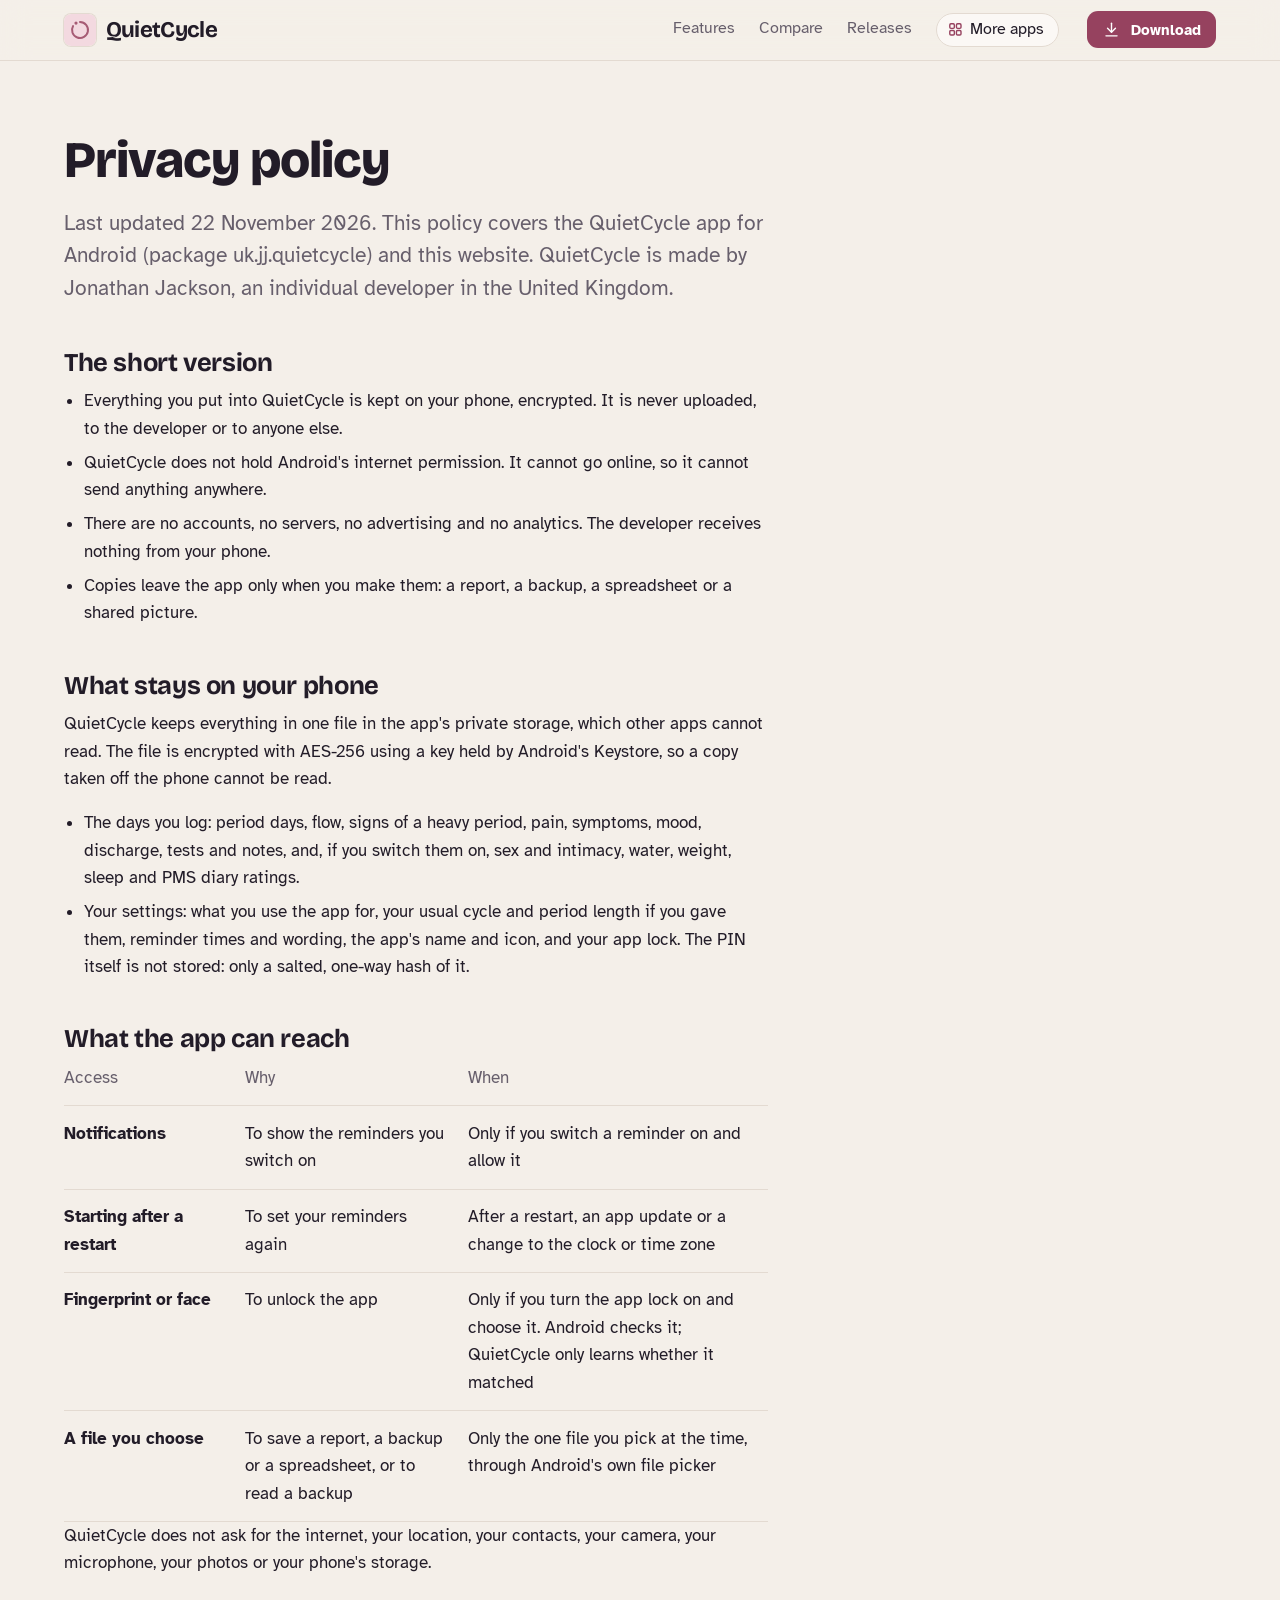
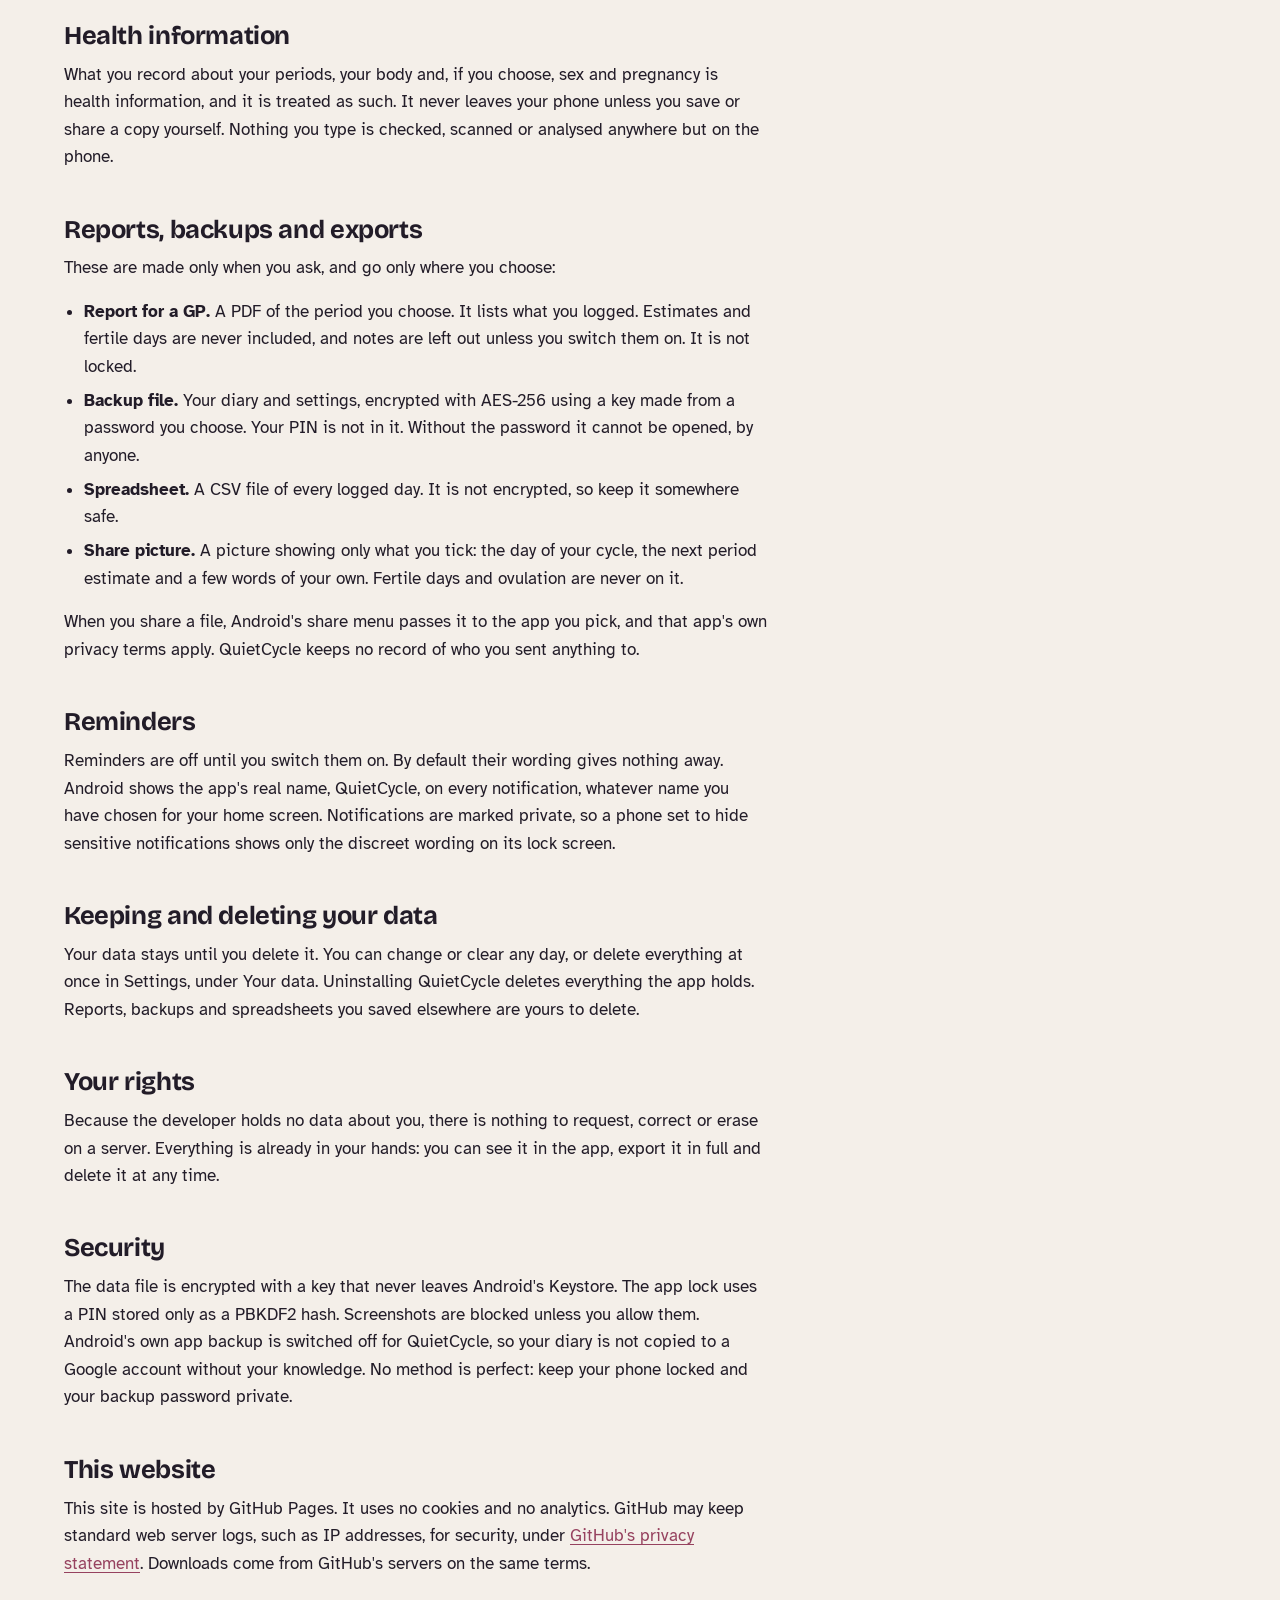
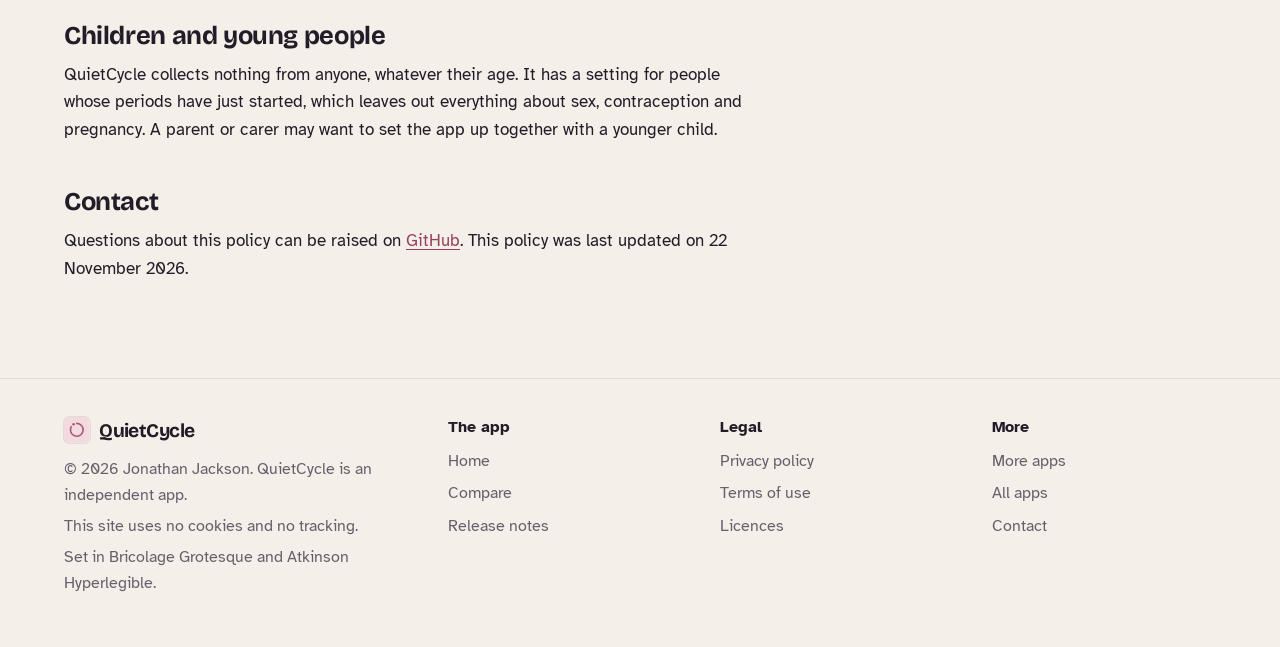
<file: privacy.html>
<!DOCTYPE html>
<html lang="en-GB">
<head>
<meta charset="utf-8">
<meta name="viewport" content="width=device-width, initial-scale=1">
<title>QuietCycle privacy policy</title>
<meta name="description" content="QuietCycle keeps everything on your phone, encrypted, and has no internet permission. This policy explains exactly what it stores and what it can reach.">
<meta name="author" content="Jonathan Jackson">
<link rel="canonical" href="https://customgpter.github.io/quietcycle/privacy.html">
<meta name="theme-color" content="#f4efe9" media="(prefers-color-scheme: light)">
<meta name="theme-color" content="#17141b" media="(prefers-color-scheme: dark)">
<meta property="og:type" content="website">
<meta property="og:site_name" content="QuietCycle">
<meta property="og:title" content="QuietCycle privacy policy">
<meta property="og:description" content="QuietCycle keeps everything on your phone, encrypted, and has no internet permission. This policy explains exactly what it stores and what it can reach.">
<meta property="og:url" content="https://customgpter.github.io/quietcycle/privacy.html">
<meta property="og:image" content="https://customgpter.github.io/quietcycle/assets/og.png">
<meta property="og:image:width" content="1200">
<meta property="og:image:height" content="630">
<meta property="og:image:alt" content="QuietCycle&#x27;s Today screen: the cycle ring, the day of the cycle and when the next period is likely">
<meta property="og:locale" content="en_GB">
<meta name="twitter:card" content="summary_large_image">
<link rel="icon" href="./assets/favicon.svg" type="image/svg+xml">
<link rel="apple-touch-icon" href="./assets/apple-touch-icon.png">
<link rel="preload" href="./assets/fonts/bricolage-grotesque-latin.woff2" as="font" type="font/woff2" crossorigin>
<link rel="preload" href="./assets/fonts/atkinson-hyperlegible-latin-400-normal.woff2" as="font" type="font/woff2" crossorigin>
<link rel="stylesheet" href="./assets/site.css?v=1">
<link rel="stylesheet" href="./assets/house.css?v=1">
<link rel="stylesheet" href="./assets/apps-list.css?v=1">
<script src="./assets/apps-list.js?v=1" defer></script>
</head>
<body>
<a class="skip" href="#main">Skip to content</a>
<header class="masthead">
<div class="wrap">
<a class="brand" href="./" aria-label="QuietCycle home"><svg viewBox="0 0 108 108" aria-hidden="true"><rect width="108" height="108" rx="24" fill="#F3D9E0"/><g transform="translate(54 54) scale(1.5) translate(-54 -54)"><path fill="none" stroke="#A65B74" stroke-width="4.5" stroke-linecap="round" d="M54,36 A18,18 0 1,1 38.41,45"/><circle cx="45" cy="38.41" r="3.6" fill="#A65B74"/></g></svg><span>QuietCycle</span></a>
<nav aria-label="Main"><ul><li><a href="./#features">Features</a></li><li><a href="./compare.html">Compare</a></li><li><a href="./releases.html">Releases</a></li><li><a class="more-apps" href="./more-apps.html"><svg class="ico" viewBox="0 0 24 24" aria-hidden="true"><rect x="4" y="4" width="6.5" height="6.5" rx="1.6"/><rect x="13.5" y="4" width="6.5" height="6.5" rx="1.6"/><rect x="4" y="13.5" width="6.5" height="6.5" rx="1.6"/><rect x="13.5" y="13.5" width="6.5" height="6.5" rx="1.6"/></svg>More apps</a></li></ul></nav>
<a class="button small" href="https://github.com/CustomGPTer/quietcycle/releases/latest/download/QuietCycle.apk"><svg class="ico" viewBox="0 0 24 24" aria-hidden="true"><path d="M12 4v11"/><path d="M7 10.5l5 5 5-5"/><path d="M5 20h14"/></svg>Download</a>
</div>
</header>
<main id="main" class="doc">
<div class="wrap">
<div class="measure">
<h1>Privacy policy</h1>
<p class="lede">Last updated 22 November 2026. This policy covers the QuietCycle app for Android (package uk.jj.quietcycle) and this website. QuietCycle is made by Jonathan Jackson, an individual developer in the United Kingdom.</p>
<h2 id="short">The short version</h2><ul>
<li>Everything you put into QuietCycle is kept on your phone, encrypted. It is never uploaded, to the developer or to anyone else.</li>
<li>QuietCycle does not hold Android's internet permission. It cannot go online, so it cannot send anything anywhere.</li>
<li>There are no accounts, no servers, no advertising and no analytics. The developer receives nothing from your phone.</li>
<li>Copies leave the app only when you make them: a report, a backup, a spreadsheet or a shared picture.</li>
</ul><h2 id="kept">What stays on your phone</h2><p>QuietCycle keeps everything in one file in the app's private storage, which other apps cannot read. The file is encrypted with AES-256 using a key held by Android's Keystore, so a copy taken off the phone cannot be read.</p>
<ul>
<li>The days you log: period days, flow, signs of a heavy period, pain, symptoms, mood, discharge, tests and notes, and, if you switch them on, sex and intimacy, water, weight, sleep and PMS diary ratings.</li>
<li>Your settings: what you use the app for, your usual cycle and period length if you gave them, reminder times and wording, the app's name and icon, and your app lock. The PIN itself is not stored: only a salted, one-way hash of it.</li>
</ul><h2 id="reach">What the app can reach</h2><table>
<thead><tr><th scope="col">Access</th><th scope="col">Why</th><th scope="col">When</th></tr></thead>
<tbody>
<tr><th scope="row">Notifications</th><td>To show the reminders you switch on</td><td>Only if you switch a reminder on and allow it</td></tr>
<tr><th scope="row">Starting after a restart</th><td>To set your reminders again</td><td>After a restart, an app update or a change to the clock or time zone</td></tr>
<tr><th scope="row">Fingerprint or face</th><td>To unlock the app</td><td>Only if you turn the app lock on and choose it. Android checks it; QuietCycle only learns whether it matched</td></tr>
<tr><th scope="row">A file you choose</th><td>To save a report, a backup or a spreadsheet, or to read a backup</td><td>Only the one file you pick at the time, through Android's own file picker</td></tr>
</tbody></table>
<p>QuietCycle does not ask for the internet, your location, your contacts, your camera, your microphone, your photos or your phone's storage.</p><h2 id="sensitive">Health information</h2><p>What you record about your periods, your body and, if you choose, sex and pregnancy is health information, and it is treated as such. It never leaves your phone unless you save or share a copy yourself. Nothing you type is checked, scanned or analysed anywhere but on the phone.</p><h2 id="copies">Reports, backups and exports</h2><p>These are made only when you ask, and go only where you choose:</p>
<ul>
<li><strong>Report for a GP.</strong> A PDF of the period you choose. It lists what you logged. Estimates and fertile days are never included, and notes are left out unless you switch them on. It is not locked.</li>
<li><strong>Backup file.</strong> Your diary and settings, encrypted with AES-256 using a key made from a password you choose. Your PIN is not in it. Without the password it cannot be opened, by anyone.</li>
<li><strong>Spreadsheet.</strong> A CSV file of every logged day. It is not encrypted, so keep it somewhere safe.</li>
<li><strong>Share picture.</strong> A picture showing only what you tick: the day of your cycle, the next period estimate and a few words of your own. Fertile days and ovulation are never on it.</li>
</ul>
<p>When you share a file, Android's share menu passes it to the app you pick, and that app's own privacy terms apply. QuietCycle keeps no record of who you sent anything to.</p><h2 id="notifications">Reminders</h2><p>Reminders are off until you switch them on. By default their wording gives nothing away. Android shows the app's real name, QuietCycle, on every notification, whatever name you have chosen for your home screen. Notifications are marked private, so a phone set to hide sensitive notifications shows only the discreet wording on its lock screen.</p><h2 id="deleting">Keeping and deleting your data</h2><p>Your data stays until you delete it. You can change or clear any day, or delete everything at once in Settings, under Your data. Uninstalling QuietCycle deletes everything the app holds. Reports, backups and spreadsheets you saved elsewhere are yours to delete.</p><h2 id="rights">Your rights</h2><p>Because the developer holds no data about you, there is nothing to request, correct or erase on a server. Everything is already in your hands: you can see it in the app, export it in full and delete it at any time.</p><h2 id="security">Security</h2><p>The data file is encrypted with a key that never leaves Android's Keystore. The app lock uses a PIN stored only as a PBKDF2 hash. Screenshots are blocked unless you allow them. Android's own app backup is switched off for QuietCycle, so your diary is not copied to a Google account without your knowledge. No method is perfect: keep your phone locked and your backup password private.</p><h2 id="website">This website</h2><p>This site is hosted by GitHub Pages. It uses no cookies and no analytics. GitHub may keep standard web server logs, such as IP addresses, for security, under <a href="https://docs.github.com/en/site-policy/privacy-policies/github-general-privacy-statement">GitHub's privacy statement</a>. Downloads come from GitHub's servers on the same terms.</p><h2 id="children">Children and young people</h2><p>QuietCycle collects nothing from anyone, whatever their age. It has a setting for people whose periods have just started, which leaves out everything about sex, contraception and pregnancy. A parent or carer may want to set the app up together with a younger child.</p>
<h2 id="contact">Contact</h2>
<p>Questions about this policy can be raised on <a href="https://github.com/CustomGPTer/quietcycle/issues">GitHub</a>. This policy was last updated on 22 November 2026.</p>
</div>
</div>
</main>
<footer class="colophon">
<div class="wrap">
<div>
<a class="brand" href="./" aria-label="QuietCycle home"><svg viewBox="0 0 108 108" aria-hidden="true"><rect width="108" height="108" rx="24" fill="#F3D9E0"/><g transform="translate(54 54) scale(1.5) translate(-54 -54)"><path fill="none" stroke="#A65B74" stroke-width="4.5" stroke-linecap="round" d="M54,36 A18,18 0 1,1 38.41,45"/><circle cx="45" cy="38.41" r="3.6" fill="#A65B74"/></g></svg><span>QuietCycle</span></a>
<p>&copy; 2026 Jonathan Jackson. QuietCycle is an independent app.</p>
<p>This site uses no cookies and no tracking.</p>
<p>Set in Bricolage Grotesque and Atkinson Hyperlegible.</p>
</div>
<nav aria-label="The app"><h2>The app</h2><ul>
<li><a href="./">Home</a></li>
<li><a href="./compare.html">Compare</a></li>
<li><a href="./releases.html">Release notes</a></li>
</ul></nav>
<nav aria-label="Legal"><h2>Legal</h2><ul>
<li><a href="./privacy.html">Privacy policy</a></li>
<li><a href="./terms.html">Terms of use</a></li>
<li><a href="./licences.html">Licences</a></li>
</ul></nav>
<nav aria-label="More"><h2>More</h2><ul>
<li><a href="./more-apps.html">More apps</a></li>
<li><a href="https://customgpter.github.io/">All apps</a></li>
<li><a href="https://github.com/CustomGPTer/quietcycle/issues">Contact</a></li>
</ul></nav>
</div>
</footer>
</body>
</html>
</file>
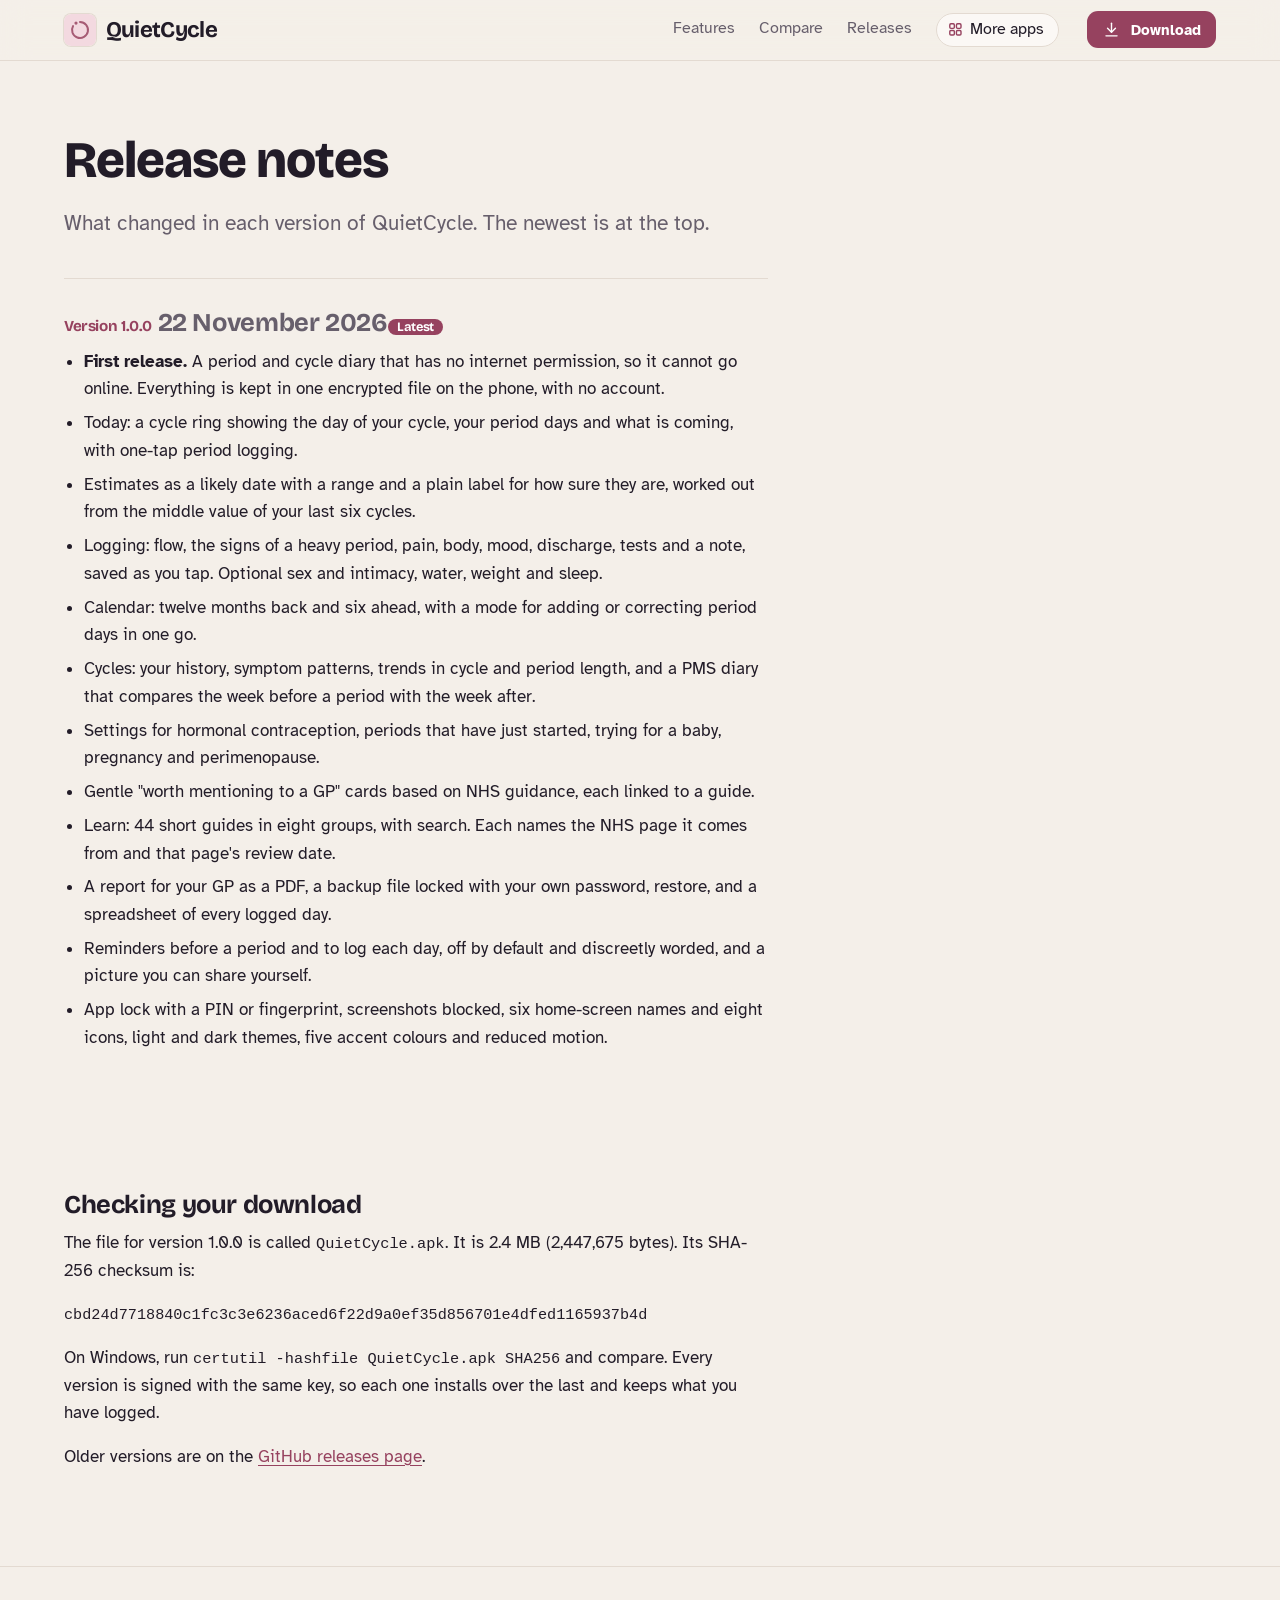
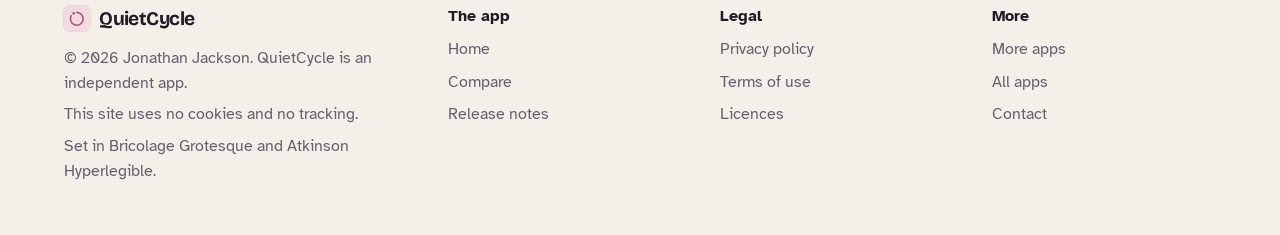
<file: releases.html>
<!DOCTYPE html>
<html lang="en-GB">
<head>
<meta charset="utf-8">
<meta name="viewport" content="width=device-width, initial-scale=1">
<title>QuietCycle release notes</title>
<meta name="description" content="What changed in each version of QuietCycle, the private period diary for Android, and how to check your download.">
<meta name="author" content="Jonathan Jackson">
<link rel="canonical" href="https://customgpter.github.io/quietcycle/releases.html">
<meta name="theme-color" content="#f4efe9" media="(prefers-color-scheme: light)">
<meta name="theme-color" content="#17141b" media="(prefers-color-scheme: dark)">
<meta property="og:type" content="website">
<meta property="og:site_name" content="QuietCycle">
<meta property="og:title" content="QuietCycle release notes">
<meta property="og:description" content="What changed in each version of QuietCycle, the private period diary for Android, and how to check your download.">
<meta property="og:url" content="https://customgpter.github.io/quietcycle/releases.html">
<meta property="og:image" content="https://customgpter.github.io/quietcycle/assets/og.png">
<meta property="og:image:width" content="1200">
<meta property="og:image:height" content="630">
<meta property="og:image:alt" content="QuietCycle&#x27;s Today screen: the cycle ring, the day of the cycle and when the next period is likely">
<meta property="og:locale" content="en_GB">
<meta name="twitter:card" content="summary_large_image">
<link rel="icon" href="./assets/favicon.svg" type="image/svg+xml">
<link rel="apple-touch-icon" href="./assets/apple-touch-icon.png">
<link rel="preload" href="./assets/fonts/bricolage-grotesque-latin.woff2" as="font" type="font/woff2" crossorigin>
<link rel="preload" href="./assets/fonts/atkinson-hyperlegible-latin-400-normal.woff2" as="font" type="font/woff2" crossorigin>
<link rel="stylesheet" href="./assets/site.css?v=1">
<link rel="stylesheet" href="./assets/house.css?v=1">
<link rel="stylesheet" href="./assets/apps-list.css?v=1">
<script src="./assets/apps-list.js?v=1" defer></script>
</head>
<body>
<a class="skip" href="#main">Skip to content</a>
<header class="masthead">
<div class="wrap">
<a class="brand" href="./" aria-label="QuietCycle home"><svg viewBox="0 0 108 108" aria-hidden="true"><rect width="108" height="108" rx="24" fill="#F3D9E0"/><g transform="translate(54 54) scale(1.5) translate(-54 -54)"><path fill="none" stroke="#A65B74" stroke-width="4.5" stroke-linecap="round" d="M54,36 A18,18 0 1,1 38.41,45"/><circle cx="45" cy="38.41" r="3.6" fill="#A65B74"/></g></svg><span>QuietCycle</span></a>
<nav aria-label="Main"><ul><li><a href="./#features">Features</a></li><li><a href="./compare.html">Compare</a></li><li><a href="./releases.html">Releases</a></li><li><a class="more-apps" href="./more-apps.html"><svg class="ico" viewBox="0 0 24 24" aria-hidden="true"><rect x="4" y="4" width="6.5" height="6.5" rx="1.6"/><rect x="13.5" y="4" width="6.5" height="6.5" rx="1.6"/><rect x="4" y="13.5" width="6.5" height="6.5" rx="1.6"/><rect x="13.5" y="13.5" width="6.5" height="6.5" rx="1.6"/></svg>More apps</a></li></ul></nav>
<a class="button small" href="https://github.com/CustomGPTer/quietcycle/releases/latest/download/QuietCycle.apk"><svg class="ico" viewBox="0 0 24 24" aria-hidden="true"><path d="M12 4v11"/><path d="M7 10.5l5 5 5-5"/><path d="M5 20h14"/></svg>Download</a>
</div>
</header>
<main id="main" class="doc">
<div class="wrap">
<div class="measure">
<h1>Release notes</h1>
<p class="lede">What changed in each version of QuietCycle. The newest is at the top.</p>
<section class="release" id="v1.0.0"><h2><span class="ver">Version 1.0.0</span> <span class="when">22 November 2026</span><span class="tag">Latest</span></h2><ul><li><b>First release.</b> A period and cycle diary that has no internet permission, so it cannot go online. Everything is kept in one encrypted file on the phone, with no account.</li><li>Today: a cycle ring showing the day of your cycle, your period days and what is coming, with one-tap period logging.</li><li>Estimates as a likely date with a range and a plain label for how sure they are, worked out from the middle value of your last six cycles.</li><li>Logging: flow, the signs of a heavy period, pain, body, mood, discharge, tests and a note, saved as you tap. Optional sex and intimacy, water, weight and sleep.</li><li>Calendar: twelve months back and six ahead, with a mode for adding or correcting period days in one go.</li><li>Cycles: your history, symptom patterns, trends in cycle and period length, and a PMS diary that compares the week before a period with the week after.</li><li>Settings for hormonal contraception, periods that have just started, trying for a baby, pregnancy and perimenopause.</li><li>Gentle "worth mentioning to a GP" cards based on NHS guidance, each linked to a guide.</li><li>Learn: 44 short guides in eight groups, with search. Each names the NHS page it comes from and that page's review date.</li><li>A report for your GP as a PDF, a backup file locked with your own password, restore, and a spreadsheet of every logged day.</li><li>Reminders before a period and to log each day, off by default and discreetly worded, and a picture you can share yourself.</li><li>App lock with a PIN or fingerprint, screenshots blocked, six home-screen names and eight icons, light and dark themes, five accent colours and reduced motion.</li></ul></section>
<h2 id="checking">Checking your download</h2>
<p>The file for version 1.0.0 is called <code>QuietCycle.apk</code>. It is 2.4 MB (2,447,675 bytes). Its SHA-256 checksum is:</p>
<p><code class="sum">cbd24d7718840c1fc3c3e6236aced6f22d9a0ef35d856701e4dfed1165937b4d</code></p>
<p>On Windows, run <code>certutil -hashfile QuietCycle.apk SHA256</code> and compare. Every version is signed with the same key, so each one installs over the last and keeps what you have logged.</p>
<p>Older versions are on the <a href="https://github.com/CustomGPTer/quietcycle/releases">GitHub releases page</a>.</p>
</div>
</div>
</main>
<footer class="colophon">
<div class="wrap">
<div>
<a class="brand" href="./" aria-label="QuietCycle home"><svg viewBox="0 0 108 108" aria-hidden="true"><rect width="108" height="108" rx="24" fill="#F3D9E0"/><g transform="translate(54 54) scale(1.5) translate(-54 -54)"><path fill="none" stroke="#A65B74" stroke-width="4.5" stroke-linecap="round" d="M54,36 A18,18 0 1,1 38.41,45"/><circle cx="45" cy="38.41" r="3.6" fill="#A65B74"/></g></svg><span>QuietCycle</span></a>
<p>&copy; 2026 Jonathan Jackson. QuietCycle is an independent app.</p>
<p>This site uses no cookies and no tracking.</p>
<p>Set in Bricolage Grotesque and Atkinson Hyperlegible.</p>
</div>
<nav aria-label="The app"><h2>The app</h2><ul>
<li><a href="./">Home</a></li>
<li><a href="./compare.html">Compare</a></li>
<li><a href="./releases.html">Release notes</a></li>
</ul></nav>
<nav aria-label="Legal"><h2>Legal</h2><ul>
<li><a href="./privacy.html">Privacy policy</a></li>
<li><a href="./terms.html">Terms of use</a></li>
<li><a href="./licences.html">Licences</a></li>
</ul></nav>
<nav aria-label="More"><h2>More</h2><ul>
<li><a href="./more-apps.html">More apps</a></li>
<li><a href="https://customgpter.github.io/">All apps</a></li>
<li><a href="https://github.com/CustomGPTer/quietcycle/issues">Contact</a></li>
</ul></nav>
</div>
</footer>
</body>
</html>
</file>
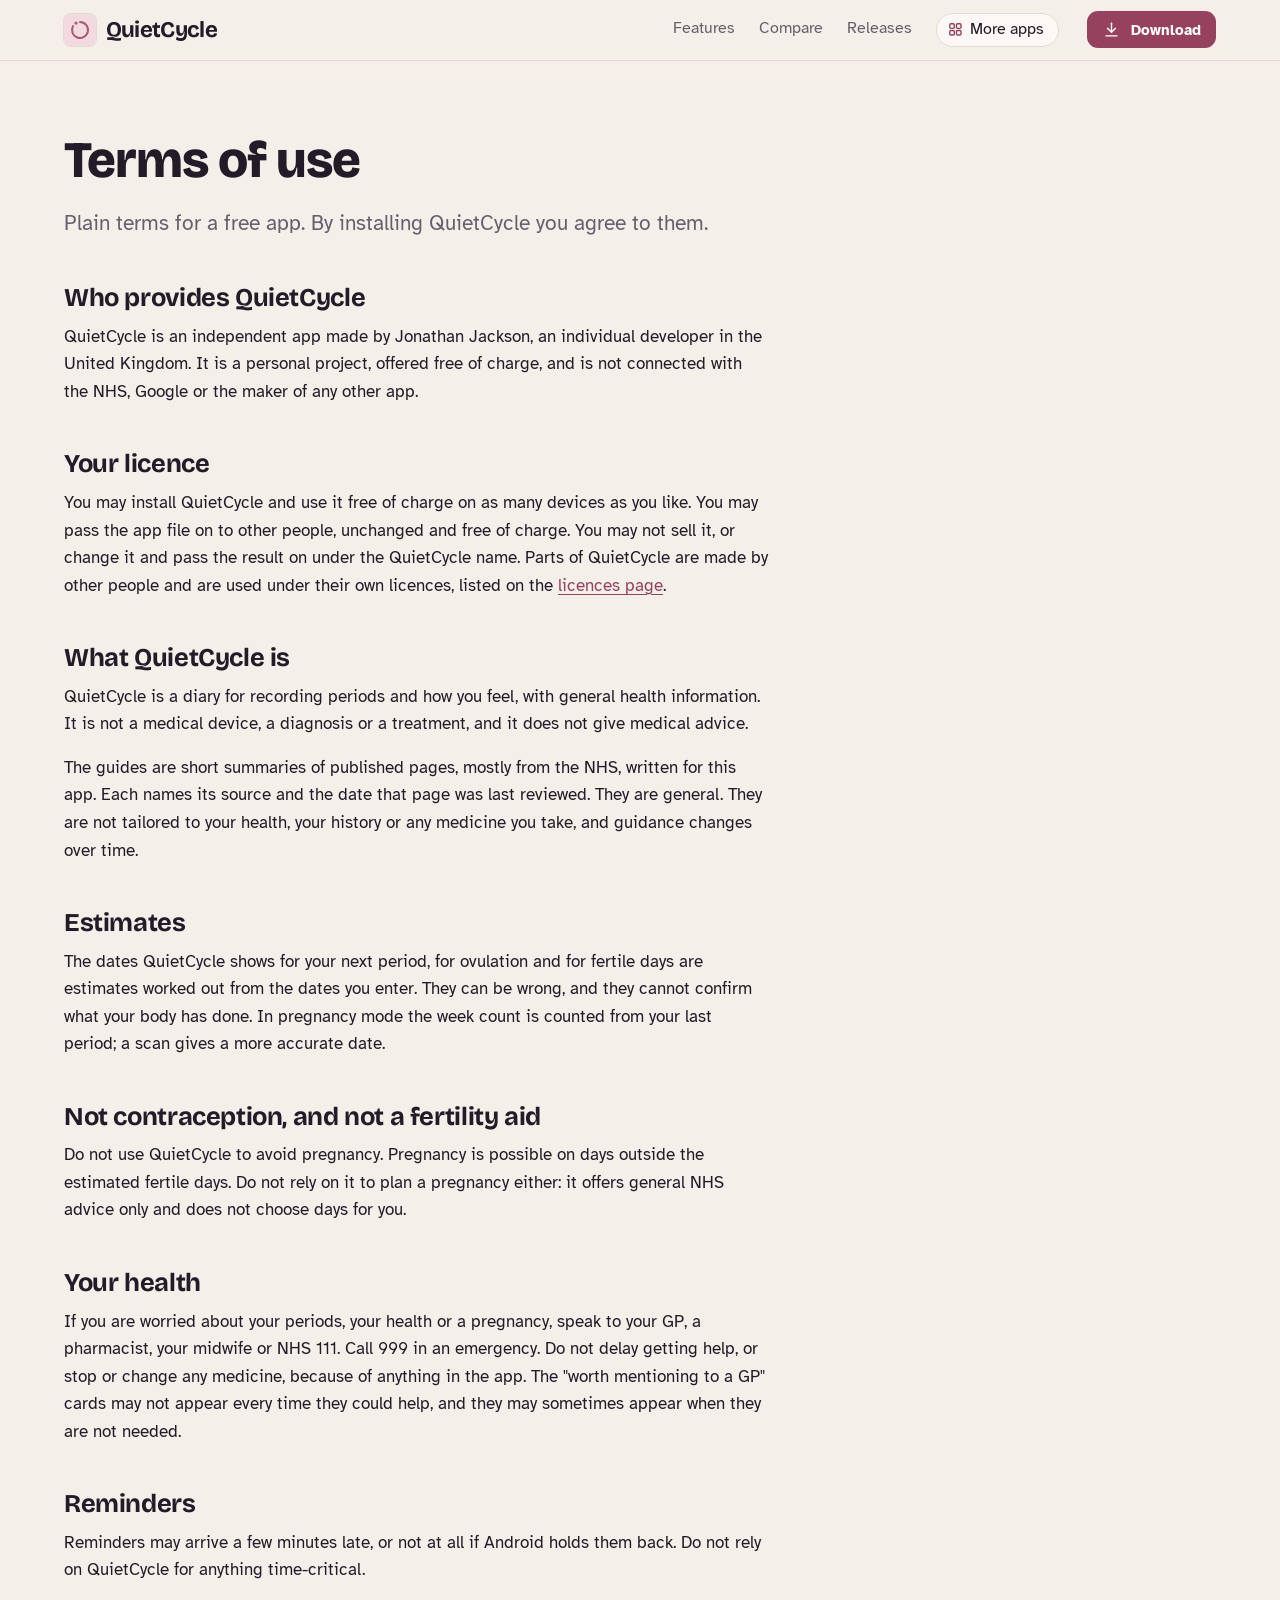
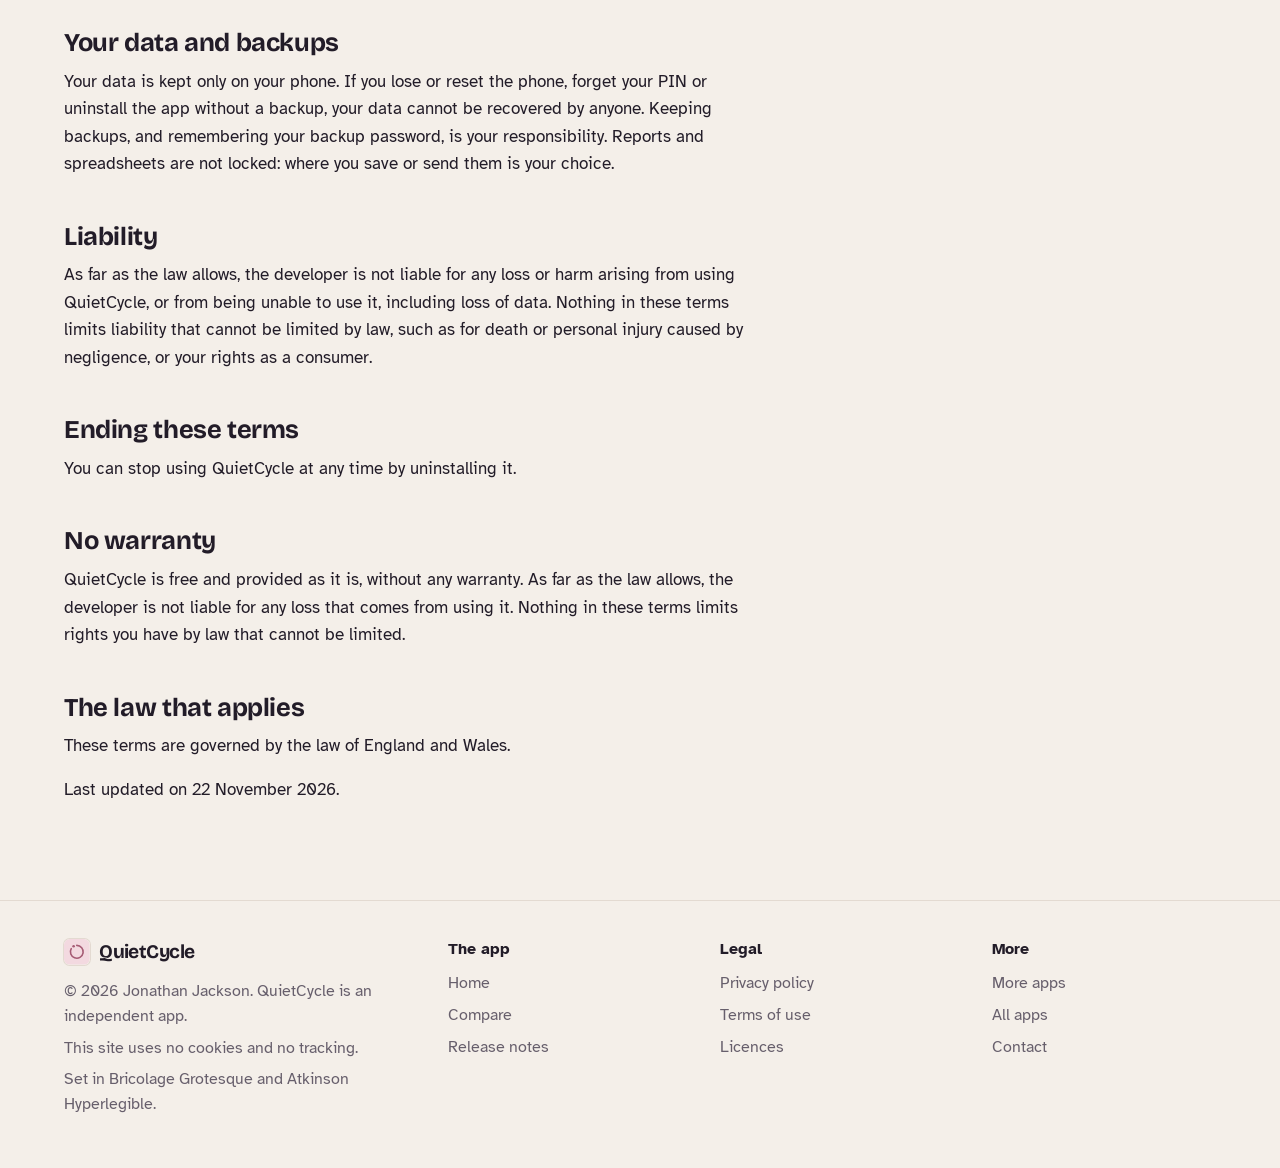
<file: terms.html>
<!DOCTYPE html>
<html lang="en-GB">
<head>
<meta charset="utf-8">
<meta name="viewport" content="width=device-width, initial-scale=1">
<title>QuietCycle terms of use</title>
<meta name="description" content="The terms for using QuietCycle: a free period diary that is not a medical device and not a method of contraception.">
<meta name="author" content="Jonathan Jackson">
<link rel="canonical" href="https://customgpter.github.io/quietcycle/terms.html">
<meta name="theme-color" content="#f4efe9" media="(prefers-color-scheme: light)">
<meta name="theme-color" content="#17141b" media="(prefers-color-scheme: dark)">
<meta property="og:type" content="website">
<meta property="og:site_name" content="QuietCycle">
<meta property="og:title" content="QuietCycle terms of use">
<meta property="og:description" content="The terms for using QuietCycle: a free period diary that is not a medical device and not a method of contraception.">
<meta property="og:url" content="https://customgpter.github.io/quietcycle/terms.html">
<meta property="og:image" content="https://customgpter.github.io/quietcycle/assets/og.png">
<meta property="og:image:width" content="1200">
<meta property="og:image:height" content="630">
<meta property="og:image:alt" content="QuietCycle&#x27;s Today screen: the cycle ring, the day of the cycle and when the next period is likely">
<meta property="og:locale" content="en_GB">
<meta name="twitter:card" content="summary_large_image">
<link rel="icon" href="./assets/favicon.svg" type="image/svg+xml">
<link rel="apple-touch-icon" href="./assets/apple-touch-icon.png">
<link rel="preload" href="./assets/fonts/bricolage-grotesque-latin.woff2" as="font" type="font/woff2" crossorigin>
<link rel="preload" href="./assets/fonts/atkinson-hyperlegible-latin-400-normal.woff2" as="font" type="font/woff2" crossorigin>
<link rel="stylesheet" href="./assets/site.css?v=1">
<link rel="stylesheet" href="./assets/house.css?v=1">
<link rel="stylesheet" href="./assets/apps-list.css?v=1">
<script src="./assets/apps-list.js?v=1" defer></script>
</head>
<body>
<a class="skip" href="#main">Skip to content</a>
<header class="masthead">
<div class="wrap">
<a class="brand" href="./" aria-label="QuietCycle home"><svg viewBox="0 0 108 108" aria-hidden="true"><rect width="108" height="108" rx="24" fill="#F3D9E0"/><g transform="translate(54 54) scale(1.5) translate(-54 -54)"><path fill="none" stroke="#A65B74" stroke-width="4.5" stroke-linecap="round" d="M54,36 A18,18 0 1,1 38.41,45"/><circle cx="45" cy="38.41" r="3.6" fill="#A65B74"/></g></svg><span>QuietCycle</span></a>
<nav aria-label="Main"><ul><li><a href="./#features">Features</a></li><li><a href="./compare.html">Compare</a></li><li><a href="./releases.html">Releases</a></li><li><a class="more-apps" href="./more-apps.html"><svg class="ico" viewBox="0 0 24 24" aria-hidden="true"><rect x="4" y="4" width="6.5" height="6.5" rx="1.6"/><rect x="13.5" y="4" width="6.5" height="6.5" rx="1.6"/><rect x="4" y="13.5" width="6.5" height="6.5" rx="1.6"/><rect x="13.5" y="13.5" width="6.5" height="6.5" rx="1.6"/></svg>More apps</a></li></ul></nav>
<a class="button small" href="https://github.com/CustomGPTer/quietcycle/releases/latest/download/QuietCycle.apk"><svg class="ico" viewBox="0 0 24 24" aria-hidden="true"><path d="M12 4v11"/><path d="M7 10.5l5 5 5-5"/><path d="M5 20h14"/></svg>Download</a>
</div>
</header>
<main id="main" class="doc">
<div class="wrap">
<div class="measure">
<h1>Terms of use</h1>
<p class="lede">Plain terms for a free app. By installing QuietCycle you agree to them.</p>
<h2 id="who">Who provides QuietCycle</h2><p>QuietCycle is an independent app made by Jonathan Jackson, an individual developer in the United Kingdom. It is a personal project, offered free of charge, and is not connected with the NHS, Google or the maker of any other app.</p><h2 id="licence">Your licence</h2><p>You may install QuietCycle and use it free of charge on as many devices as you like. You may pass the app file on to other people, unchanged and free of charge. You may not sell it, or change it and pass the result on under the QuietCycle name. Parts of QuietCycle are made by other people and are used under their own licences, listed on the <a href="licences.html">licences page</a>.</p><h2 id="what">What QuietCycle is</h2><p>QuietCycle is a diary for recording periods and how you feel, with general health information. It is not a medical device, a diagnosis or a treatment, and it does not give medical advice.</p>
<p>The guides are short summaries of published pages, mostly from the NHS, written for this app. Each names its source and the date that page was last reviewed. They are general. They are not tailored to your health, your history or any medicine you take, and guidance changes over time.</p><h2 id="estimates">Estimates</h2><p>The dates QuietCycle shows for your next period, for ovulation and for fertile days are estimates worked out from the dates you enter. They can be wrong, and they cannot confirm what your body has done. In pregnancy mode the week count is counted from your last period; a scan gives a more accurate date.</p><h2 id="contraception">Not contraception, and not a fertility aid</h2><p>Do not use QuietCycle to avoid pregnancy. Pregnancy is possible on days outside the estimated fertile days. Do not rely on it to plan a pregnancy either: it offers general NHS advice only and does not choose days for you.</p><h2 id="health">Your health</h2><p>If you are worried about your periods, your health or a pregnancy, speak to your GP, a pharmacist, your midwife or NHS 111. Call 999 in an emergency. Do not delay getting help, or stop or change any medicine, because of anything in the app. The "worth mentioning to a GP" cards may not appear every time they could help, and they may sometimes appear when they are not needed.</p><h2 id="reminders">Reminders</h2><p>Reminders may arrive a few minutes late, or not at all if Android holds them back. Do not rely on QuietCycle for anything time-critical.</p><h2 id="data">Your data and backups</h2><p>Your data is kept only on your phone. If you lose or reset the phone, forget your PIN or uninstall the app without a backup, your data cannot be recovered by anyone. Keeping backups, and remembering your backup password, is your responsibility. Reports and spreadsheets are not locked: where you save or send them is your choice.</p><h2 id="liability">Liability</h2><p>As far as the law allows, the developer is not liable for any loss or harm arising from using QuietCycle, or from being unable to use it, including loss of data. Nothing in these terms limits liability that cannot be limited by law, such as for death or personal injury caused by negligence, or your rights as a consumer.</p><h2 id="ending">Ending these terms</h2><p>You can stop using QuietCycle at any time by uninstalling it.</p>
<h2 id="no-warranty">No warranty</h2>
<p>QuietCycle is free and provided as it is, without any warranty. As far as the law allows, the developer is not liable for any loss that comes from using it. Nothing in these terms limits rights you have by law that cannot be limited.</p>
<h2 id="governing">The law that applies</h2>
<p>These terms are governed by the law of England and Wales.</p>
<p>Last updated on 22 November 2026.</p>
</div>
</div>
</main>
<footer class="colophon">
<div class="wrap">
<div>
<a class="brand" href="./" aria-label="QuietCycle home"><svg viewBox="0 0 108 108" aria-hidden="true"><rect width="108" height="108" rx="24" fill="#F3D9E0"/><g transform="translate(54 54) scale(1.5) translate(-54 -54)"><path fill="none" stroke="#A65B74" stroke-width="4.5" stroke-linecap="round" d="M54,36 A18,18 0 1,1 38.41,45"/><circle cx="45" cy="38.41" r="3.6" fill="#A65B74"/></g></svg><span>QuietCycle</span></a>
<p>&copy; 2026 Jonathan Jackson. QuietCycle is an independent app.</p>
<p>This site uses no cookies and no tracking.</p>
<p>Set in Bricolage Grotesque and Atkinson Hyperlegible.</p>
</div>
<nav aria-label="The app"><h2>The app</h2><ul>
<li><a href="./">Home</a></li>
<li><a href="./compare.html">Compare</a></li>
<li><a href="./releases.html">Release notes</a></li>
</ul></nav>
<nav aria-label="Legal"><h2>Legal</h2><ul>
<li><a href="./privacy.html">Privacy policy</a></li>
<li><a href="./terms.html">Terms of use</a></li>
<li><a href="./licences.html">Licences</a></li>
</ul></nav>
<nav aria-label="More"><h2>More</h2><ul>
<li><a href="./more-apps.html">More apps</a></li>
<li><a href="https://customgpter.github.io/">All apps</a></li>
<li><a href="https://github.com/CustomGPTer/quietcycle/issues">Contact</a></li>
</ul></nav>
</div>
</footer>
</body>
</html>
</file>
<file: assets/site.css>
@font-face{font-family:"Bricolage Grotesque";src:url("fonts/bricolage-grotesque-latin.woff2") format("woff2");font-weight:200 800;font-style:normal;font-display:swap}
@font-face{font-family:"Atkinson Hyperlegible";src:url("fonts/atkinson-hyperlegible-latin-400-normal.woff2") format("woff2");font-weight:400;font-style:normal;font-display:swap}
@font-face{font-family:"Atkinson Hyperlegible";src:url("fonts/atkinson-hyperlegible-latin-700-normal.woff2") format("woff2");font-weight:700;font-style:normal;font-display:swap}

/* Daylight page, night-time camera. The lamp colour is kept for the one thing to press and for what the camera has seen. */
:root{
  --page:#f2f5f9; --panel:#ffffff; --raised:#e8edf3; --ink:#0d1a2b; --soft:#465468; --rule:#d2dae4;
  --accent:#0a6a55; --accent-ink:#ffffff; --warn:#8a5200; --rec:#d3302f;
  --lamp:#ffb347; --lamp-ink:#231400; --lamp-text:#8a5200;
  --night:#09111e; --night-2:#111d30; --night-3:#1a2a43; --night-ink:#eaf0f8; --night-soft:#9fb0c7; --night-rule:#24364f; --iris:#55d6ab;
  --display:"Bricolage Grotesque","Atkinson Hyperlegible",system-ui,sans-serif;
  --sans:"Atkinson Hyperlegible",system-ui,-apple-system,"Segoe UI",Roboto,sans-serif;
  --mono:ui-monospace,SFMono-Regular,Menlo,Consolas,"Liberation Mono",monospace;
  color-scheme:light dark;
}
@media (prefers-color-scheme:dark){
  :root{--page:#0a111b; --panel:#111a27; --raised:#182434; --ink:#e9eef5; --soft:#a0aec0; --rule:#243247;
    --accent:#55d6ab; --accent-ink:#00281d; --warn:#ffb347; --rec:#ff6163; --lamp-text:#ffb347}
}

*,*::before,*::after{box-sizing:border-box}
html{-webkit-text-size-adjust:100%;scroll-behavior:smooth;scroll-padding-top:5.5rem}
@media (prefers-reduced-motion:reduce){html{scroll-behavior:auto}}
body{margin:0;background:var(--page);color:var(--ink);font:400 1.0625rem/1.62 var(--sans);text-rendering:optimizeLegibility;-webkit-font-smoothing:antialiased}
img,svg{max-width:100%;display:block}
a{color:var(--accent);text-decoration-thickness:.07em;text-underline-offset:.2em}
a:hover{text-decoration-thickness:.13em}
:focus-visible{outline:3px solid var(--lamp);outline-offset:3px;border-radius:6px}
code{font:.9em/1 var(--mono);overflow-wrap:anywhere}
h1,h2,h3{font-family:var(--display);font-weight:700;letter-spacing:-.015em;line-height:1.08;margin:0;text-wrap:balance}
p{margin:0 0 1rem}
.skip{position:absolute;left:-999px;top:0;background:var(--ink);color:var(--page);padding:.6rem 1rem;z-index:30;border-radius:0 0 8px 0}
.skip:focus{left:0}
.sr{position:absolute;width:1px;height:1px;overflow:hidden;clip-path:inset(50%);white-space:nowrap}
.wrap{width:min(72rem,100% - 2.5rem);margin-inline:auto}
.measure{max-width:44rem}
.ico{width:1.25em;height:1.25em;flex:none;fill:none;stroke:currentColor;stroke-width:1.75;stroke-linecap:round;stroke-linejoin:round}

/* ---------- masthead */
.masthead{position:sticky;top:0;z-index:20;background:color-mix(in srgb,var(--page) 88%,transparent);-webkit-backdrop-filter:blur(14px) saturate(1.3);backdrop-filter:blur(14px) saturate(1.3);border-bottom:1px solid var(--rule)}
.masthead .wrap{display:flex;flex-wrap:wrap;align-items:center;gap:.35rem 1.75rem;padding-block:.7rem}
.brand{display:inline-flex;align-items:center;gap:.6rem;font:700 1.4rem/1 var(--display);letter-spacing:-.03em;color:var(--ink);text-decoration:none;margin-right:auto}
.brand svg{width:2rem;height:2rem;flex:none;border-radius:.5rem;box-shadow:0 0 0 1px var(--rule)}
.masthead nav ul{display:flex;flex-wrap:wrap;align-items:center;gap:.15rem 1.5rem;list-style:none;margin:0;padding:0;font-size:1rem;line-height:1.3}
.masthead nav a{display:inline-flex;align-items:center;gap:.4rem;color:var(--soft);text-decoration:none;padding-block:.45rem;border-bottom:2px solid transparent}
.masthead nav a:hover{color:var(--ink)}
.masthead nav a[aria-current="page"]{color:var(--ink);border-bottom-color:var(--lamp)}
.masthead nav a.more-apps{color:var(--ink);border:1px solid var(--rule);border-radius:999px;padding:.34rem .85rem .34rem .65rem;background:var(--panel)}
.masthead nav a.more-apps .ico{width:1.05em;height:1.05em;color:var(--accent);stroke-width:2}
.masthead nav a.more-apps:hover,.masthead nav a.more-apps[aria-current="page"]{border-color:var(--accent)}
.button{display:inline-flex;align-items:center;gap:.6rem;background:var(--lamp);color:var(--lamp-ink);font:700 1.08rem/1.2 var(--sans);text-decoration:none;padding:.95rem 1.5rem;border-radius:14px;box-shadow:0 1px 0 rgba(255,255,255,.45) inset,0 12px 24px -14px rgba(138,82,0,.9)}
.button:hover{background:#ffc56e}
.button:active{transform:translateY(1px)}
.button.small{font-size:.95rem;padding:.55rem .95rem;border-radius:11px;box-shadow:none}
.button.quiet{background:none;box-shadow:none;border:1px solid var(--rule);color:var(--ink)}
.button.quiet:hover{border-color:var(--ink);background:none}
@media (max-width:52rem){
  .masthead nav{order:3;flex:1 0 100%}
  .masthead nav ul{gap:.1rem .85rem;font-size:.95rem}
  .masthead nav .wide{display:none}
}
@media (max-width:24rem){.masthead nav a.more-apps .ico{display:none}.masthead nav a.more-apps{padding-inline:.7rem}}

/* ---------- hero */
.hero{padding-block:clamp(2.2rem,6vw,4.75rem) clamp(2.5rem,6vw,4.5rem);overflow:hidden}
.hero-grid{display:grid;gap:clamp(2.25rem,5vw,4rem);align-items:center}
@media (min-width:62rem){.hero-grid{grid-template-columns:minmax(0,11fr) minmax(0,10fr)}}
.hero h1{font-size:clamp(2.6rem,6vw,4.25rem);font-weight:800;line-height:1;letter-spacing:-.022em;margin-bottom:1.5rem}
.lede{font-size:clamp(1.14rem,2vw,1.3rem);line-height:1.55;color:var(--soft);margin:0 0 1rem;max-width:34rem}
.get{display:flex;flex-wrap:wrap;align-items:center;gap:.9rem 1.5rem;margin:1.8rem 0 1.1rem}
.get .aside{font-weight:700;color:var(--ink)}
.facts{font-size:.98rem;line-height:1.5;color:var(--soft);margin:0 0 .5rem;max-width:36rem}
.pills{display:flex;flex-wrap:wrap;gap:.45rem;list-style:none;margin:0 0 1rem;padding:0;font-size:.95rem}
.pills li{border:1px solid var(--rule);border-radius:999px;padding:.22rem .8rem;background:var(--panel);color:var(--soft)}

/* the monitor: the camera's view, the day beneath it, and the alert it sends */
.monitor{position:relative;max-width:36rem;margin-inline:auto;width:100%;padding-bottom:3.1rem}
@media (min-width:62rem){.monitor{margin-inline:auto 0}}
.screen{position:relative;background:var(--night);border-radius:22px;padding:.6rem;box-shadow:0 0 0 1px var(--night-rule),0 30px 60px -30px rgba(9,17,30,.75)}
.cam{position:relative;border-radius:15px;overflow:hidden;aspect-ratio:16/10;background:#0b1626}
.cam svg{width:100%;height:100%}
.cam text{font:700 15px var(--sans);fill:#231400}
.hud{position:absolute;display:inline-flex;align-items:center;gap:.4rem;font:700 .76rem/1 var(--sans);color:var(--night-ink);background:rgba(6,12,22,.62);border-radius:999px;padding:.38rem .65rem;letter-spacing:.01em}
.hud i{width:.5rem;height:.5rem;border-radius:50%;background:var(--iris)}
.hud.watching{left:.7rem;top:.7rem}
.hud.rec{right:.7rem;top:.7rem}
.hud.rec i{background:#ff5a5c}
.hud.stamp{left:.7rem;bottom:.7rem;font:400 .74rem/1 var(--mono);border-radius:6px;color:#d5deea}
.hud.place{right:.7rem;bottom:.7rem;border-radius:6px;font-weight:400;color:#d5deea}
.day{padding:.85rem .55rem 2rem;color:var(--night-soft);font-size:.8rem;line-height:1.2}
.day-head{display:flex;justify-content:space-between;margin-bottom:.6rem}
.day-head b{color:var(--night-ink)}
.track{position:relative;height:1.5rem;border-radius:7px;background:repeating-linear-gradient(90deg,var(--night-3) 0 1px,transparent 1px calc(100% / 24)),var(--night-2);box-shadow:inset 0 0 0 1px var(--night-rule)}
.ev{position:absolute;top:3px;bottom:3px;width:max(5px,1.1%);border-radius:3px;background:var(--iris);left:var(--at)}
.ev.seen{background:var(--lamp)}
.now{position:absolute;top:-4px;bottom:-4px;left:var(--at);width:2px;background:var(--night-ink);border-radius:2px}
.hours{display:flex;justify-content:space-between;margin-top:.4rem;font-size:.72rem}
.alert{position:absolute;right:-.4rem;bottom:0;display:flex;align-items:center;gap:.75rem;width:min(19rem,88%);background:var(--panel);color:var(--ink);border:1px solid var(--rule);border-radius:16px;padding:.65rem .8rem;box-shadow:0 18px 36px -18px rgba(9,17,30,.55)}
.alert .thumb{flex:none;width:3.1rem;height:3.1rem;border-radius:10px;background:linear-gradient(160deg,#16263d,#0b1626);position:relative;overflow:hidden}
.alert .thumb::before{content:"";position:absolute;left:50%;bottom:0;width:38%;height:62%;translate:-50% 0;border-radius:40% 40% 0 0;background:#6f86a6}
.alert .thumb::after{content:"";position:absolute;left:50%;top:14%;width:26%;aspect-ratio:1;translate:-50% 0;border-radius:50%;background:#8ea4c2}
.alert b{display:block;font-size:.98rem;line-height:1.25}
.alert span{display:block;font-size:.86rem;color:var(--soft);line-height:1.3}
.alert .dot{flex:none;width:.6rem;height:.6rem;border-radius:50%;background:var(--lamp);margin-left:auto;box-shadow:0 0 0 4px color-mix(in srgb,var(--lamp) 25%,transparent)}
@media (max-width:26rem){.alert{right:0}}
@media (prefers-reduced-motion:no-preference){
  .cam .spill{animation:vg-in .9s ease-out .25s both}
  .cam .who{animation:vg-step .9s cubic-bezier(.2,.8,.25,1) .9s both}
  .cam .mark{animation:vg-lock .45s cubic-bezier(.3,1.4,.5,1) 1.7s both;transform-box:fill-box;transform-origin:center}
  .hud.rec{animation:vg-in .3s ease-out 2.05s both}
  .hud.rec i{animation:vg-blink 1.2s steps(2,jump-none) 2.3s 4}
  .ev.seen,.now{animation:vg-pop .4s cubic-bezier(.3,1.5,.5,1) 2.4s both}
  .alert{animation:vg-rise .6s cubic-bezier(.2,.8,.25,1) 2.9s both}
  @keyframes vg-in{from{opacity:0}to{opacity:1}}
  @keyframes vg-step{from{opacity:0;transform:translateX(18px)}to{opacity:1;transform:none}}
  @keyframes vg-lock{from{opacity:0;transform:scale(1.12)}to{opacity:1;transform:none}}
  @keyframes vg-blink{from{opacity:1}to{opacity:.25}}
  @keyframes vg-pop{from{opacity:0;transform:scaleY(.2)}to{opacity:1;transform:none}}
  @keyframes vg-rise{from{opacity:0;transform:translateY(14px)}to{opacity:1;transform:none}}
}

/* ---------- sections */
section{padding-block:clamp(3rem,7vw,5.5rem)}
section + section{border-top:1px solid var(--rule)}
h2{font-size:clamp(1.8rem,3.6vw,2.6rem);margin-bottom:.9rem}
h3{font:700 1.1rem/1.3 var(--sans);letter-spacing:0;margin:0 0 .3rem}
.intro{color:var(--soft);max-width:40rem;margin-bottom:2.2rem;font-size:1.1rem}

.promises{padding-block:0;border-block:1px solid var(--rule);background:var(--panel)}
.promises ul{list-style:none;margin:0;padding:0;display:grid;grid-template-columns:repeat(auto-fit,minmax(min(100%,14rem),1fr))}
.promises li{display:flex;gap:.8rem;align-items:flex-start;padding:1.4rem 1.5rem 1.4rem 0}
.promises .ico{width:1.6rem;height:1.6rem;color:var(--accent);margin-top:.1rem}
.promises b{display:block;line-height:1.3}
.promises span{color:var(--soft);font-size:.96rem;line-height:1.45;display:block}
.hero + .promises{border-top:1px solid var(--rule)}

.steps{list-style:none;counter-reset:s;margin:0;padding:0;display:grid;gap:1.25rem}
@media (min-width:52rem){.steps{grid-template-columns:repeat(3,minmax(0,1fr))}}
.steps li{counter-increment:s;background:var(--panel);border:1px solid var(--rule);border-radius:18px;padding:1.4rem 1.4rem 1.5rem}
.steps li::before{content:counter(s);display:grid;place-items:center;width:2rem;height:2rem;border-radius:50%;background:var(--ink);color:var(--page);font:700 1rem/1 var(--display);margin-bottom:1rem}
.steps p{margin:0;color:var(--soft)}

.notices{display:grid;gap:1.25rem}
@media (min-width:52rem){.notices{grid-template-columns:repeat(2,minmax(0,1fr))}}
.sense{background:var(--night);color:var(--night-ink);border-radius:20px;padding:1.5rem 1.5rem 1.6rem;box-shadow:0 0 0 1px var(--night-rule)}
.sense h3{font:700 1.35rem/1.2 var(--display);letter-spacing:-.02em;margin-bottom:.35rem}
.sense p{color:var(--night-soft);margin-bottom:1.1rem}
.chips{display:flex;flex-wrap:wrap;gap:.5rem;list-style:none;margin:0;padding:0}
.chips li{display:inline-flex;align-items:center;gap:.45rem;border:1px solid var(--night-rule);background:var(--night-2);border-radius:10px;padding:.42rem .75rem .42rem .6rem;font-size:.98rem;line-height:1.2}
.chips .ico{color:var(--lamp)}

.groups{display:grid;gap:0}
.group{display:grid;gap:.4rem 3rem;padding-block:1.6rem;border-top:1px solid var(--rule)}
.group:last-child{border-bottom:1px solid var(--rule)}
@media (min-width:56rem){.group{grid-template-columns:13rem minmax(0,1fr)}}
.group > h3{font:700 1.3rem/1.2 var(--display);letter-spacing:-.02em;color:var(--ink)}
.group dl{margin:0;display:grid;gap:1.1rem 2.5rem}
@media (min-width:40rem){.group dl{grid-template-columns:repeat(2,minmax(0,1fr))}}
.group dt{font-weight:700;line-height:1.35}
.group dd{margin:.2rem 0 0;color:var(--soft)}

.setups{display:grid;gap:1.25rem}
@media (min-width:52rem){.setups{grid-template-columns:repeat(2,minmax(0,1fr))}}
.setup{background:var(--panel);border:1px solid var(--rule);border-radius:20px;padding:1.5rem}
.setup h3{font:700 1.35rem/1.2 var(--display);letter-spacing:-.02em;margin-bottom:.9rem}
.setup .kit{display:flex;align-items:center;gap:.6rem;color:var(--soft);font-size:.95rem;margin-bottom:1rem}
.setup .kit .ico{width:1.9rem;height:1.9rem;color:var(--ink);stroke-width:1.5}
.setup .kit .to{width:1.2rem;height:1.2rem;color:var(--soft)}
.ticks{list-style:none;margin:0;padding:0;display:grid;gap:.5rem}
.ticks li{position:relative;padding-left:1.7rem;color:var(--soft)}
.ticks li::before{content:"";position:absolute;left:.15rem;top:.42em;width:.75rem;height:.42rem;border-left:2.5px solid var(--accent);border-bottom:2.5px solid var(--accent);rotate:-45deg}

.modes{list-style:none;margin:0;padding:0;display:grid;gap:1.25rem}
@media (min-width:52rem){.modes{grid-template-columns:repeat(3,minmax(0,1fr))}}
.modes li{border-top:3px solid var(--ink);padding-top:1rem}
.modes p{color:var(--soft);margin:0}

.scroll{overflow-x:auto}
table{width:100%;border-collapse:collapse}
th,td{text-align:left;vertical-align:top;padding:.85rem 1.2rem .85rem 0;border-top:1px solid var(--rule)}
thead th{border-top:0;color:var(--soft);font-weight:400;padding-top:0}
tbody th{font-weight:700;min-width:11rem}
tr:last-child>*{border-bottom:1px solid var(--rule)}
.after-table{margin-top:1.5rem}
/* On a phone a table becomes a stack: the row's name, then its cells side by side. */
@media (max-width:40rem){
  table:not(.cmp),table:not(.cmp) thead,table:not(.cmp) tbody{display:block}
  table:not(.cmp) tr{display:flex;flex-wrap:wrap;gap:.3rem 1.1rem;padding:.9rem 0;border-top:1px solid var(--rule)}
  table:not(.cmp) thead tr{border-top:0;padding-top:0}
  table:not(.cmp) tbody tr:last-child{border-bottom:1px solid var(--rule)}
  table:not(.cmp) th,table:not(.cmp) td{display:block;border:0;padding:0;flex:1 1 0;min-width:0;overflow-wrap:break-word}
  table:not(.cmp) tr>:first-child{flex:0 0 100%;min-width:0}
}

.plain{list-style:none;margin:0;padding:0;display:grid;gap:1.6rem 3rem}
@media (min-width:52rem){.plain{grid-template-columns:repeat(3,minmax(0,1fr))}}
.plain p{color:var(--soft);margin:0}

.faq{display:grid;gap:0 3rem;align-items:start}
@media (min-width:56rem){.faq{grid-template-columns:repeat(2,minmax(0,1fr))}}
.faq details{border-top:1px solid var(--rule);padding:.15rem 0}
.faq summary{cursor:pointer;list-style:none;display:flex;align-items:flex-start;justify-content:space-between;gap:1rem;font-weight:700;padding:.85rem 0;line-height:1.35}
.faq summary::-webkit-details-marker{display:none}
.faq summary::after{content:"";flex:none;width:.6rem;height:.6rem;margin:.3rem .25rem 0 0;border-right:2px solid var(--soft);border-bottom:2px solid var(--soft);rotate:45deg;transition:rotate .15s}
.faq details[open] summary::after{rotate:-135deg;margin-top:.55rem}
.faq details p{color:var(--soft);margin:0 0 1.1rem;max-width:36rem}
@media (prefers-reduced-motion:reduce){.faq summary::after{transition:none}}

.closing{background:var(--night);color:var(--night-ink);border-top:0}
.closing .wrap{display:grid;gap:1.5rem 3rem;align-items:center}
@media (min-width:52rem){.closing .wrap{grid-template-columns:minmax(0,1fr) auto}}
.closing h2{margin-bottom:.5rem}
.closing p{color:var(--night-soft);margin:0;max-width:36rem}
.closing a:not(.button){color:var(--iris)}
section + .closing{border-top:0}

/* ---------- document pages */
.doc{padding-block:clamp(2.5rem,6vw,4.5rem) clamp(3rem,7vw,5rem)}
.doc h1{font-size:clamp(2.2rem,5vw,3.2rem);font-weight:800;letter-spacing:-.02em;margin-bottom:1.2rem}
.doc .lede{max-width:none}
.doc h2{font-size:1.6rem;margin-top:2.8rem;margin-bottom:.7rem;scroll-margin-top:5.5rem}
.doc h3{margin-top:1.6rem}
.doc ul{padding-left:1.25rem;margin:0 0 1rem}
.doc li{margin:.4rem 0}
.doc a{overflow-wrap:anywhere}
.contents{border-block:1px solid var(--rule);padding-block:1rem;margin-block:2rem}
.contents ul{list-style:none;margin:.4rem 0 0;padding:0;columns:2 14rem;column-gap:2rem}
.contents li{margin:.2rem 0;break-inside:avoid}
.note{border-left:3px solid var(--lamp);padding:.2rem 0 .2rem 1.1rem;color:var(--soft)}
.key{font-size:.95rem;line-height:1.55;color:var(--soft);margin:0 0 .6rem}
.sum{font-size:.95rem;overflow-wrap:anywhere}

/* ---------- compare */
.cmp{min-width:44rem;margin:1.4rem 0 1rem}
.cmp th,.cmp td{padding:.85rem .9rem}
.cmp thead th{color:var(--ink);font-weight:700;vertical-align:bottom;padding-top:.85rem}
.cmp small{display:block;font-weight:400;font-size:.84rem;line-height:1.35;color:var(--soft)}
.cmp tbody th{min-width:13rem;padding-left:0}
.cmp thead th:first-child{padding-left:0}
.cmp .ours{background:var(--panel);box-shadow:inset 1px 0 var(--rule),inset -1px 0 var(--rule)}
.yes{color:var(--accent);font-weight:700}
.pay{color:var(--lamp-text);font-weight:700}
.na{color:var(--soft)}
.cmp .app{display:none}
@media (max-width:54rem){
  .cmp{min-width:0}
  .cmp thead{position:absolute;width:1px;height:1px;overflow:hidden;clip-path:inset(50%)}
  .cmp tbody,.cmp tr,.cmp th,.cmp td{display:block}
  .cmp tr{padding:1rem 0;border-top:1px solid var(--rule)}
  .cmp th,.cmp td{border:0;padding:0}
  .cmp tbody th{min-width:0;margin-bottom:.55rem}
  .cmp td{display:grid;grid-template-columns:7.5rem 1fr;gap:.75rem;padding:.22rem 0}
  .cmp .app{display:block;font-weight:400;color:var(--soft)}
  .cmp .ours{background:none;box-shadow:none}
  .cmp .ours .app{color:var(--ink);font-weight:700}
}

/* ---------- release notes */
.release{border-top:1px solid var(--rule);margin-top:2.4rem;padding-top:1.9rem;scroll-margin-top:5.5rem}
.doc .release h2{margin-top:0}
.contents + .release{border-top:0;margin-top:0;padding-top:.4rem}
.ver{font-weight:700;font-size:.95rem;color:var(--lamp-text);margin:0 0 .5rem}
.when{color:var(--soft);margin:-.2rem 0 .2rem}
.tag{display:inline-block;background:var(--accent);color:var(--accent-ink);border-radius:999px;font-weight:700;font-size:.8rem;padding:.08rem .6rem;margin-right:.6rem}
.doc .release h3{font-size:1rem;color:var(--ink);margin:1.3rem 0 .2rem}
.release ul{margin-bottom:0}

/* ---------- more apps */
.mapps{list-style:none;margin:2.2rem 0 0;padding:0;display:grid;gap:1.4rem}
@media (min-width:50rem){.mapps{grid-template-columns:repeat(2,minmax(0,1fr))}}
.doc .mapps{padding-left:0}
.doc .mapp{margin:0}
.mapp{display:flex;flex-direction:column;background:var(--panel);border:1px solid var(--rule);border-radius:20px;overflow:hidden}
.mapp-cover{position:relative;height:6.5rem;background:linear-gradient(135deg,var(--b),var(--b2));overflow:hidden}
.mapp-cover svg{position:absolute;right:-1.2rem;top:-1.6rem;width:11rem;height:11rem;max-width:none;opacity:.22}
.mapp-body{display:flex;flex-direction:column;flex:1;padding:0 1.4rem 1.4rem}
.mapp-icon{width:4.25rem;height:4.25rem;border-radius:1rem;margin-top:-2.1rem;position:relative;box-shadow:0 0 0 4px var(--panel)}
.mapp h2{font-size:1.6rem;margin:.85rem 0 .1rem}
.mapp-kind{color:var(--soft);margin:0 0 .7rem}
.mapp-say{margin:0 0 1.1rem}
.mapp-go{display:flex;flex-wrap:wrap;align-items:center;gap:.7rem 1.3rem;margin:auto 0 0}
.mapp-go .button{padding:.75rem 1.15rem;font-size:1rem;border-radius:12px}
.mapp-site{font-weight:700}
.mapp-needs{font-size:.9rem;color:var(--soft);margin:.9rem 0 0}

/* ---------- colophon */
.colophon{border-top:1px solid var(--rule);color:var(--soft);font-size:.98rem;line-height:1.6}
.colophon .wrap{display:grid;gap:2rem 3rem;padding-block:2.4rem 2.8rem}
@media (min-width:52rem){.colophon .wrap{grid-template-columns:minmax(0,1.5fr) repeat(3,minmax(0,1fr))}}
.colophon p{margin:0 0 .4rem;max-width:26rem}
.colophon .brand{font-size:1.2rem;margin-bottom:.9rem}
.colophon .brand svg{width:1.6rem;height:1.6rem}
.colophon h2{font:700 .98rem/1.3 var(--sans);letter-spacing:0;color:var(--ink);margin:0 0 .5rem}
.colophon ul{list-style:none;margin:0;padding:0}
.colophon li a{display:inline-block;padding-block:.22rem;color:var(--soft);text-decoration:none}
.colophon li a:hover{color:var(--ink);text-decoration:underline}
</file>
<file: assets/house.css>
:root{--page:#f4efe9;--panel:#fbf8f5;--raised:#ece5de;--ink:#221c28;--soft:#675f6c;--rule:#e3dad1;--accent:#96425f;--accent-ink:#ffffff;--lamp:#96425f;--lamp-ink:#ffffff;--lamp-text:#96425f}
@media (prefers-color-scheme:dark){:root{--page:#17141b;--panel:#211d26;--raised:#2c2731;--ink:#f1ecf2;--soft:#b9b1bd;--rule:#39333f;--accent:#e7a3b8;--accent-ink:#2c0f1a;--lamp:#e7a3b8;--lamp-ink:#2c0f1a;--lamp-text:#e7a3b8}}
/* House additions: phone frames, the screens gallery, the lawful-use box and test-build labels. */
.brand svg{border-radius:22%}
.hero-phone{display:flex;justify-content:center}
.phone{position:relative;width:min(100%,19rem);aspect-ratio:393/852;padding:.55rem;border-radius:2.6rem;background:#0b0d12;box-shadow:0 0 0 1px rgba(255,255,255,.06) inset,0 1px 0 rgba(255,255,255,.12) inset,0 30px 60px -28px rgba(10,20,40,.55),0 12px 24px -12px rgba(10,20,40,.35)}
.phone img{display:block;width:100%;height:100%;object-fit:cover;object-position:top;border-radius:2.1rem;background:#111}
.gallery{display:flex;gap:clamp(1rem,3vw,1.75rem);overflow-x:auto;scroll-snap-type:x mandatory;padding:.5rem .25rem 1.25rem;margin:1.75rem -.25rem 0;scrollbar-width:thin;overscroll-behavior-x:contain}
.gallery:focus-visible{outline-offset:6px}
.shot{flex:0 0 auto;width:min(72vw,15.5rem);margin:0;scroll-snap-align:start}
.shot .phone{width:100%;border-radius:2.2rem;padding:.45rem}
.shot .phone img{border-radius:1.8rem}
.shot .shot figcaption{margin:.85rem .2rem 0;font-size:.98rem;line-height:1.4;color:var(--soft)}
.gate-scope{margin:0 0 .25rem}
.law-box{margin:0 0 1rem;padding:.9rem 1rem;max-width:34rem;border:1px solid #e0b450;background:#fff8e6;color:#3d2a00;border-radius:14px}
.law-box label{display:flex;gap:.65rem;align-items:flex-start;font-weight:700;cursor:pointer;font-size:1.02rem}
.law-box input{width:1.25rem;height:1.25rem;margin:.12rem 0 0;flex:none;accent-color:#8a5200}
.law-box p{margin:.5rem 0 0;font-size:.95rem}
.law-box a{color:#6b4000;font-weight:700}
.gate-scope a[aria-disabled="true"]{opacity:.45;cursor:not-allowed;pointer-events:none;filter:grayscale(.4);box-shadow:none}
.law-band{background:var(--raised)}
.beta-tag{display:inline-block;margin-left:-.9rem;font-size:.72rem;font-weight:700;letter-spacing:.05em;text-transform:uppercase;padding:.3rem .5rem;border-radius:6px;background:#ffe7b3;color:#5c3b00;border:1px solid #e0b450}
.beta-note{max-width:34rem;padding:.8rem 1rem;border-radius:12px;background:#ffe7b3;color:#3d2a00;border:1px solid #e0b450}
.mapp-soon{display:inline-block;padding:.85rem 1.3rem;border:1px dashed var(--rule);border-radius:14px;color:var(--soft);font-weight:700}
code.sum{word-break:break-all}
@media (prefers-color-scheme:dark){
  .law-box,.beta-note{background:#2a2108;color:#ffe9b8;border-color:#7a5c14}
  .law-box a{color:#ffd27a}
  .law-box input{accent-color:#ffb347}
  .beta-tag{background:#4a3500;color:#ffe2a3;border-color:#8a6a1c}
  .phone{box-shadow:0 0 0 1px rgba(255,255,255,.1) inset,0 30px 60px -28px rgba(0,0,0,.8)}
}
@media (max-width:40rem){.hero-phone .phone{width:min(78%,17rem)}}
</file>
<file: assets/apps-list.css>
/* The full app list on More apps pages and the hub. Works alongside each site's own card styles. */
.mapps-jump{margin:1.8rem 0 0}
.mapps-jump ul{list-style:none;margin:0;padding:0;display:flex;flex-wrap:wrap;gap:.5rem}
.mapps-jump a{display:inline-block;padding:.45rem .85rem;border:1px solid var(--rule,#d2dae4);border-radius:999px;font-size:.95rem;font-weight:700;text-decoration:none;color:inherit;background:var(--panel,#fff)}
.mapps-jump a:hover,.mapps-jump a:focus-visible{border-color:currentColor}
.mapps-group{margin:2.6rem 0 0;scroll-margin-top:5rem}
.mapps-cat{font-size:1.45rem;margin:0;padding:0 0 .6rem;border-bottom:1px solid var(--rule,#d2dae4)}
.mapps-group .mapps{margin-top:1.4rem}
.mapp h3{font-size:1.5rem;line-height:1.2;margin:.85rem 0 .1rem;display:flex;flex-wrap:wrap;align-items:center;gap:.5rem}
.mapp-badge{display:inline-block;font-size:.75rem;font-weight:700;letter-spacing:.04em;text-transform:uppercase;line-height:1;padding:.35rem .55rem;border-radius:6px;vertical-align:middle}
.mapp-badge.beta{background:#ffe7b3;color:#5c3b00;border:1px solid #e0b450}
.mapp-badge.here{background:transparent;color:var(--soft,#465468);border:1px solid var(--rule,#d2dae4)}
.mapp-soon{display:inline-block;padding:.7rem 1.1rem;border:1px dashed var(--rule,#b9c4d1);border-radius:12px;color:var(--soft,#465468);font-weight:700}
.mapp-go .button.ghost{background:transparent;color:inherit;border:2px solid currentColor;box-shadow:none}
.mapp-also{font-size:.9rem;color:var(--soft,#465468);margin:.6rem 0 0}
.mapp-law{margin:0 0 1rem;padding:.8rem .9rem;border:1px solid #e0b450;background:#fff8e6;color:#3d2a00;border-radius:12px;font-size:.95rem}
.mapp-law label{display:flex;gap:.6rem;align-items:flex-start;font-weight:700;cursor:pointer}
.mapp-law input{width:1.2rem;height:1.2rem;margin:.1rem 0 0;flex:none;accent-color:#8a5200}
.mapp-law p{margin:.45rem 0 0}
.mapp-law a{color:#6b4000;font-weight:700}
.mapp a[aria-disabled="true"]{opacity:.45;cursor:not-allowed;pointer-events:none;filter:grayscale(.4)}
@media (prefers-color-scheme:dark){
  .mapp-badge.beta{background:#4a3500;color:#ffe2a3;border-color:#8a6a1c}
  .mapp-law{background:#2a2108;color:#ffe9b8;border-color:#7a5c14}
  .mapp-law a{color:#ffd27a}
  .mapp-law input{accent-color:#ffb347}
}
:where(.mapp a.button){display:inline-flex;align-items:center;gap:.5rem;padding:.75rem 1.15rem;border-radius:12px;background:var(--accent,#1f5fa8);color:var(--accent-ink,#fff);font-weight:700;text-decoration:none;border:2px solid transparent}
:where(.mapp a.button.ghost){background:transparent;color:inherit;border-color:currentColor}
:where(.mapps){list-style:none;padding:0;display:grid;gap:1.4rem}
.gate-scope{margin:0 0 .25rem}
.law-box{margin:0 0 1rem;padding:.9rem 1rem;max-width:34rem;border:1px solid #e0b450;background:#fff8e6;color:#3d2a00;border-radius:14px}
.law-box label{display:flex;gap:.65rem;align-items:flex-start;font-weight:700;cursor:pointer;font-size:1.02rem}
.law-box input{width:1.25rem;height:1.25rem;margin:.12rem 0 0;flex:none;accent-color:#8a5200}
.law-box p{margin:.5rem 0 0;font-size:.95rem}
.law-box a{color:#6b4000;font-weight:700}
.gate-scope a[aria-disabled="true"]{opacity:.45;cursor:not-allowed;pointer-events:none;filter:grayscale(.4);box-shadow:none}
@media (prefers-color-scheme:dark){
  .law-box{background:#2a2108;color:#ffe9b8;border-color:#7a5c14}
  .law-box a{color:#ffd27a}
  .law-box input{accent-color:#ffb347}
}
</file>
